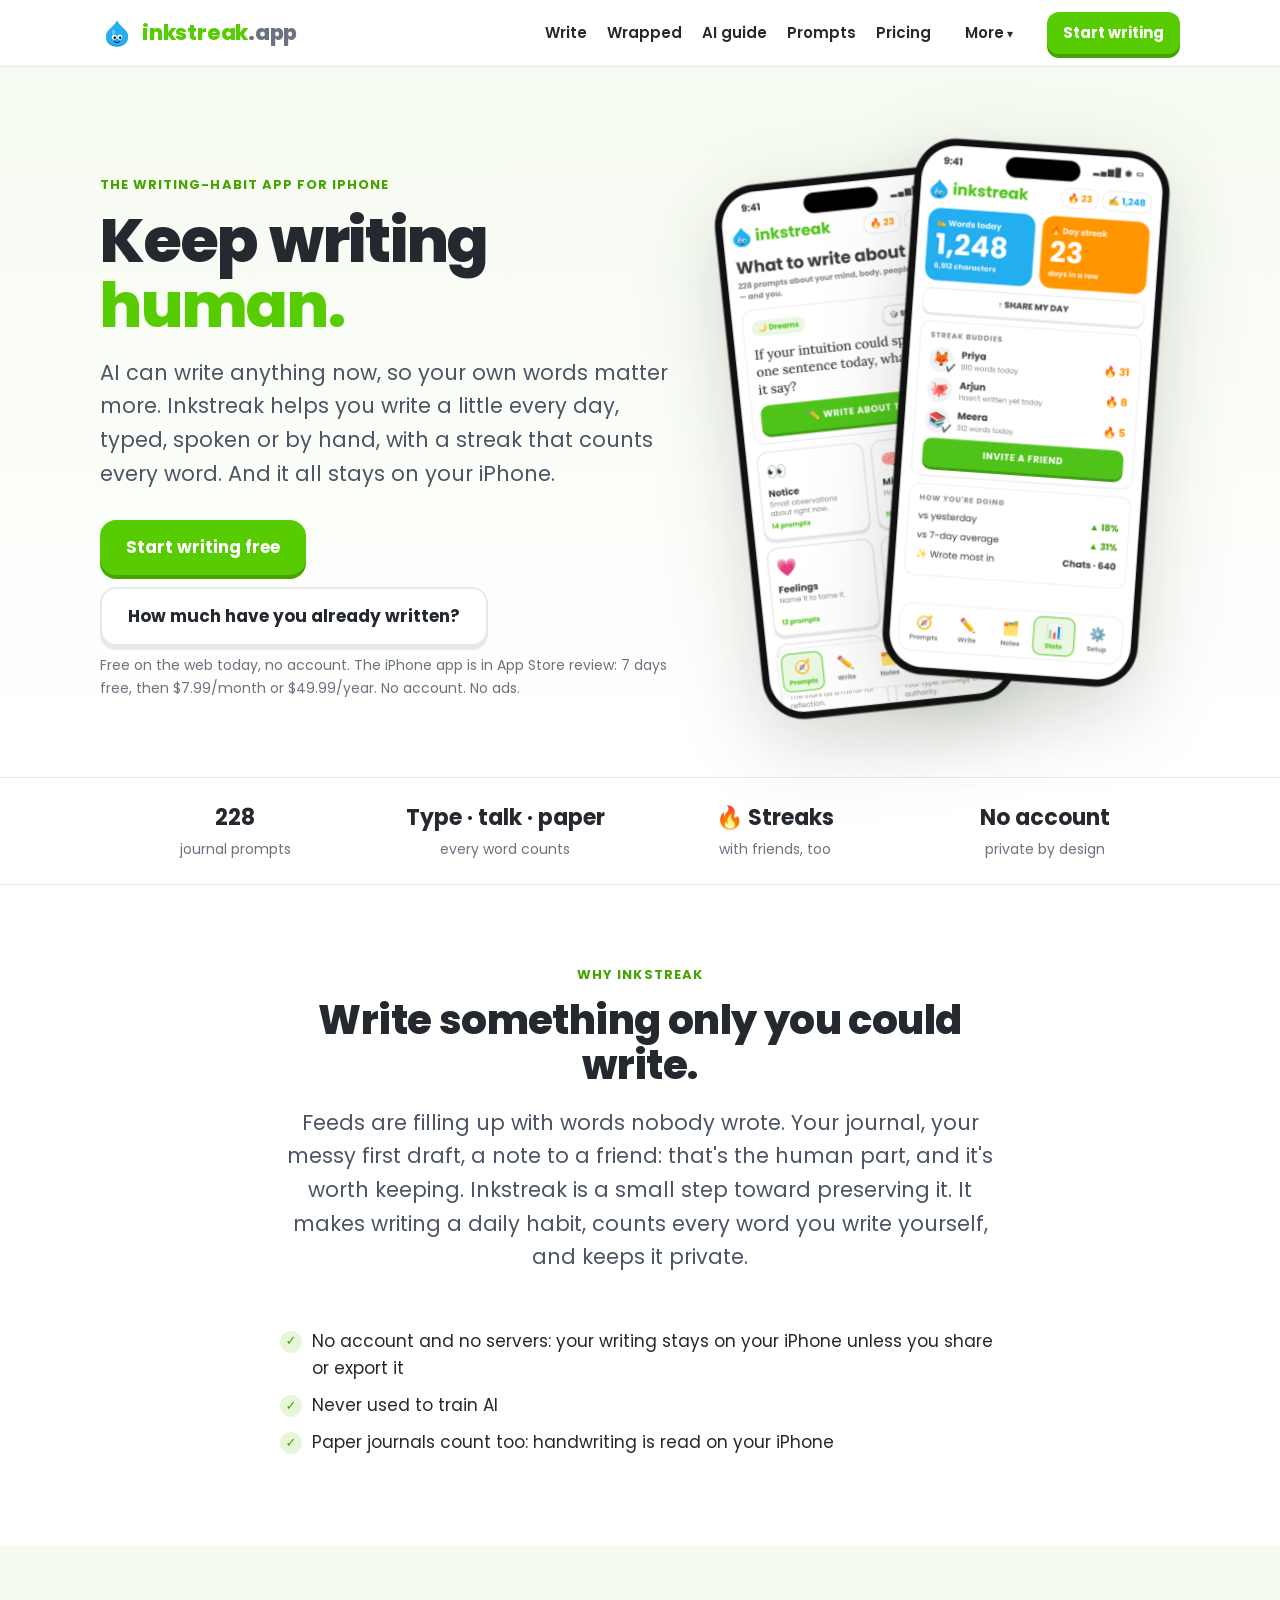
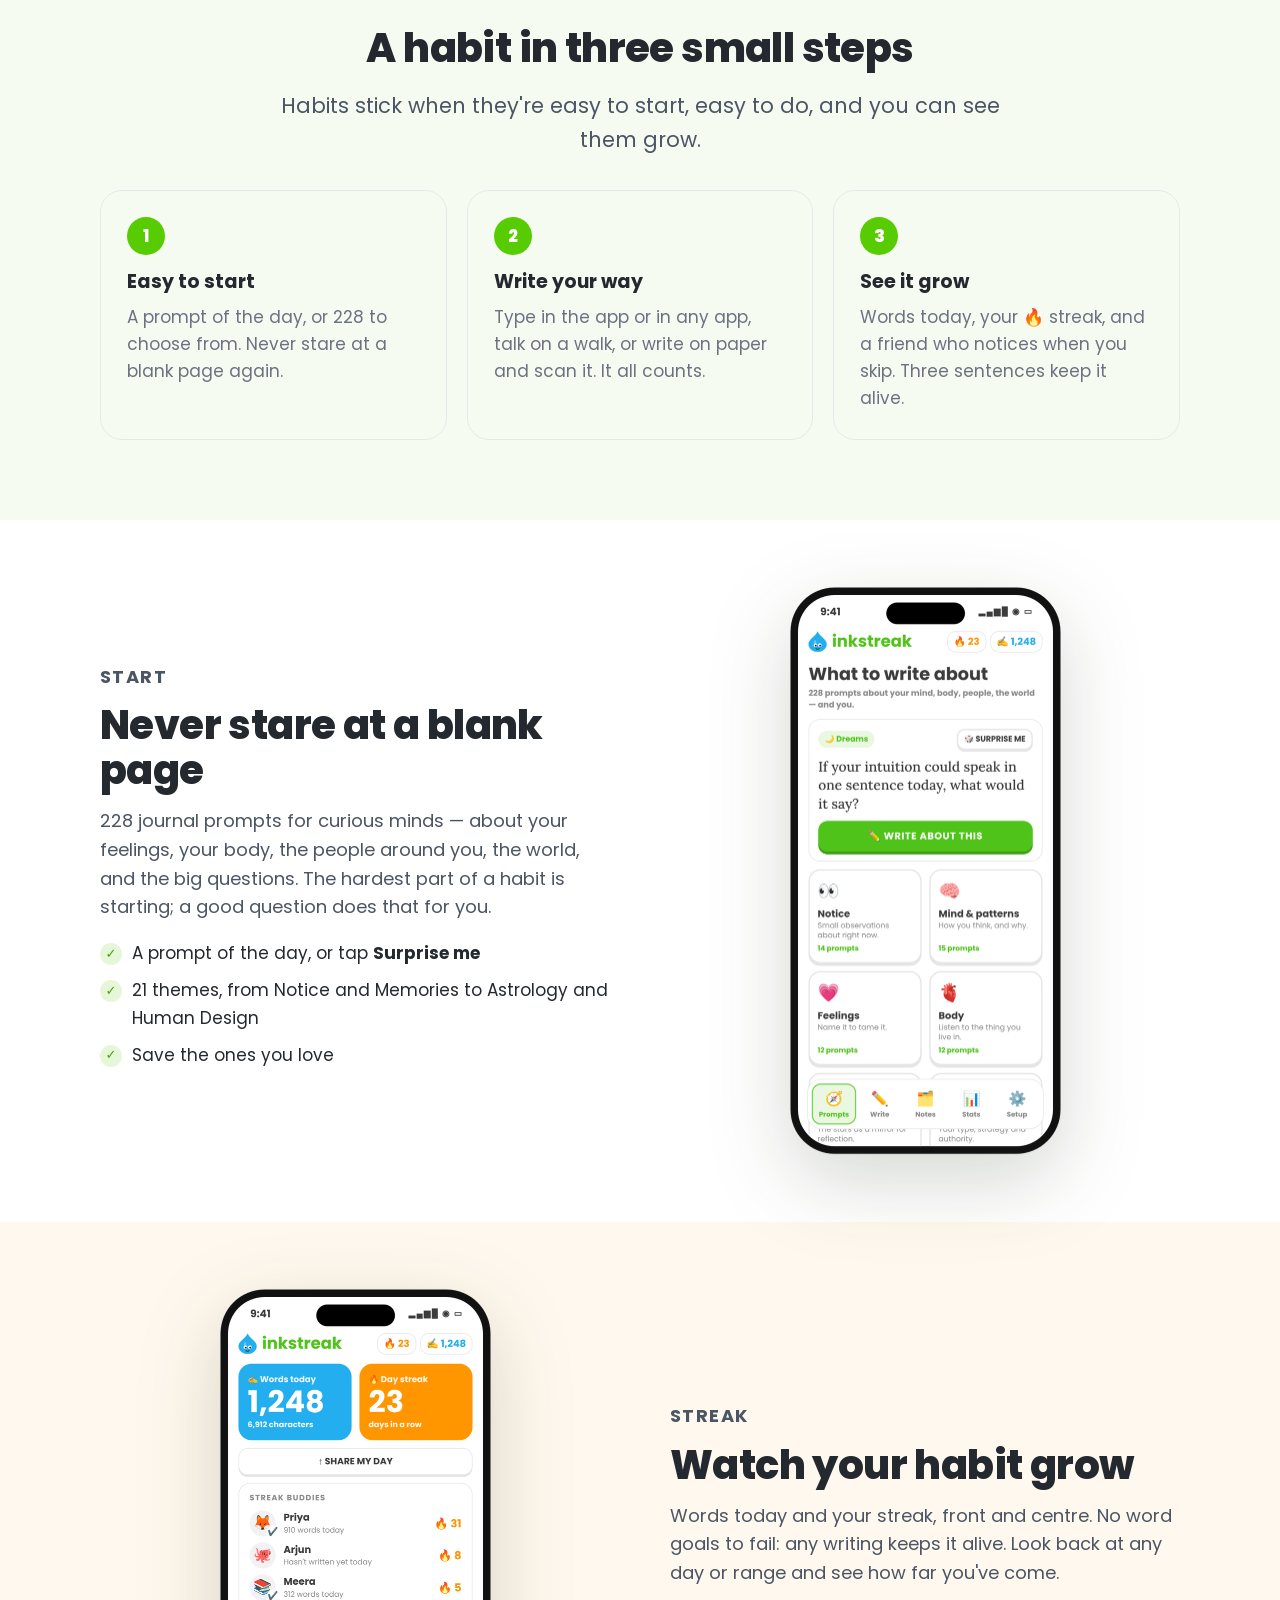
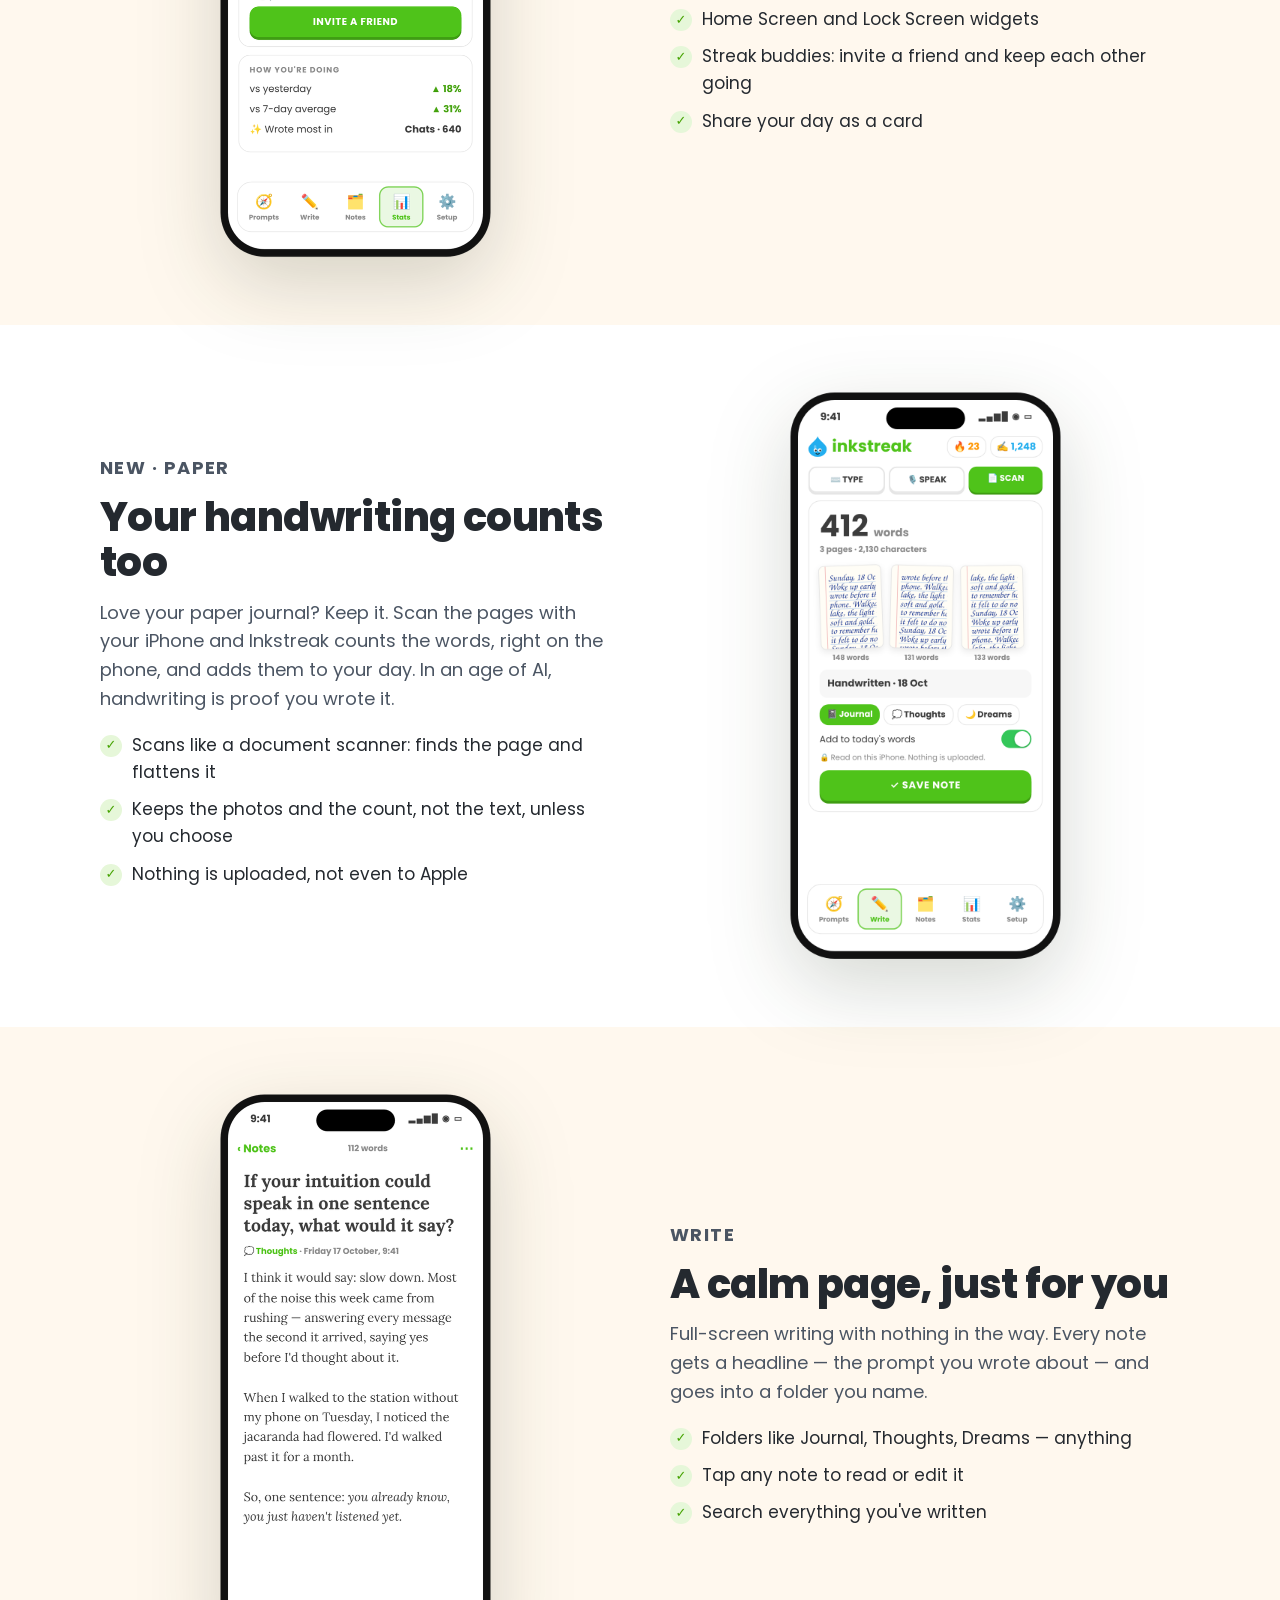
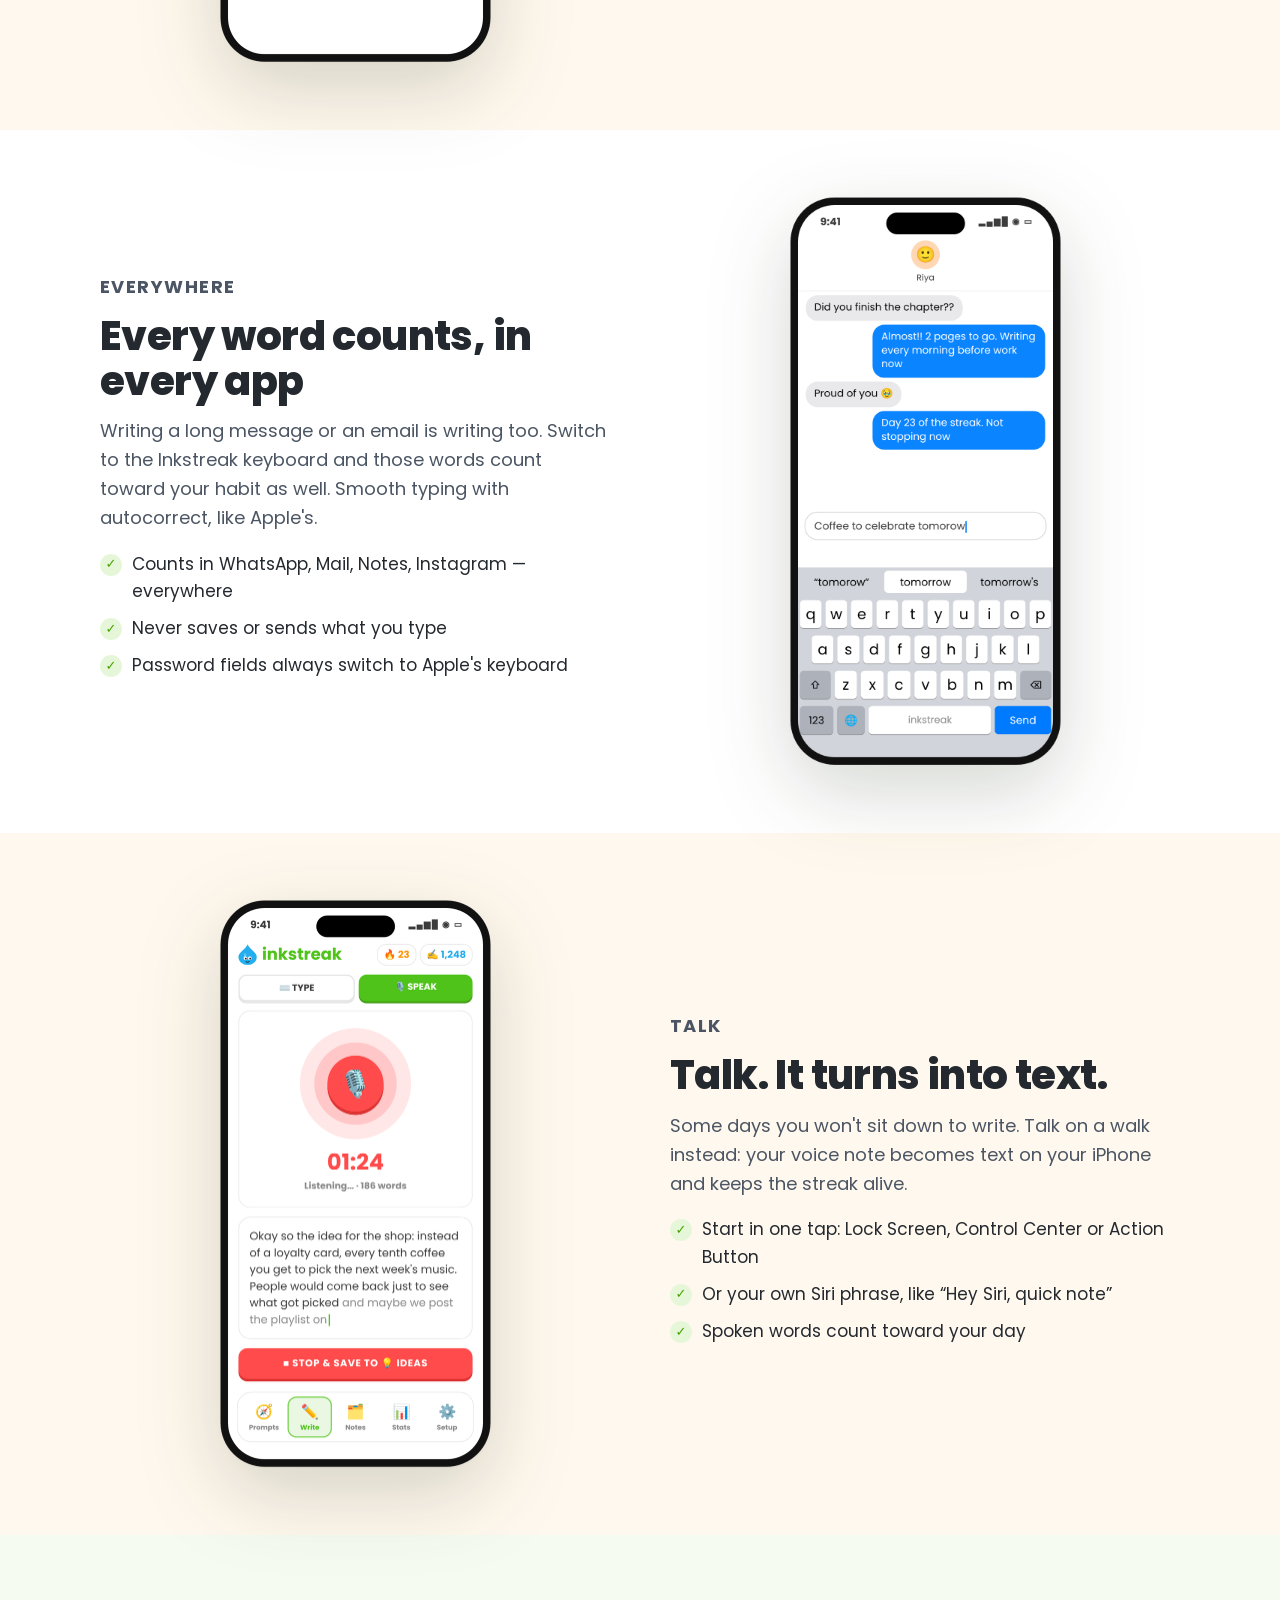
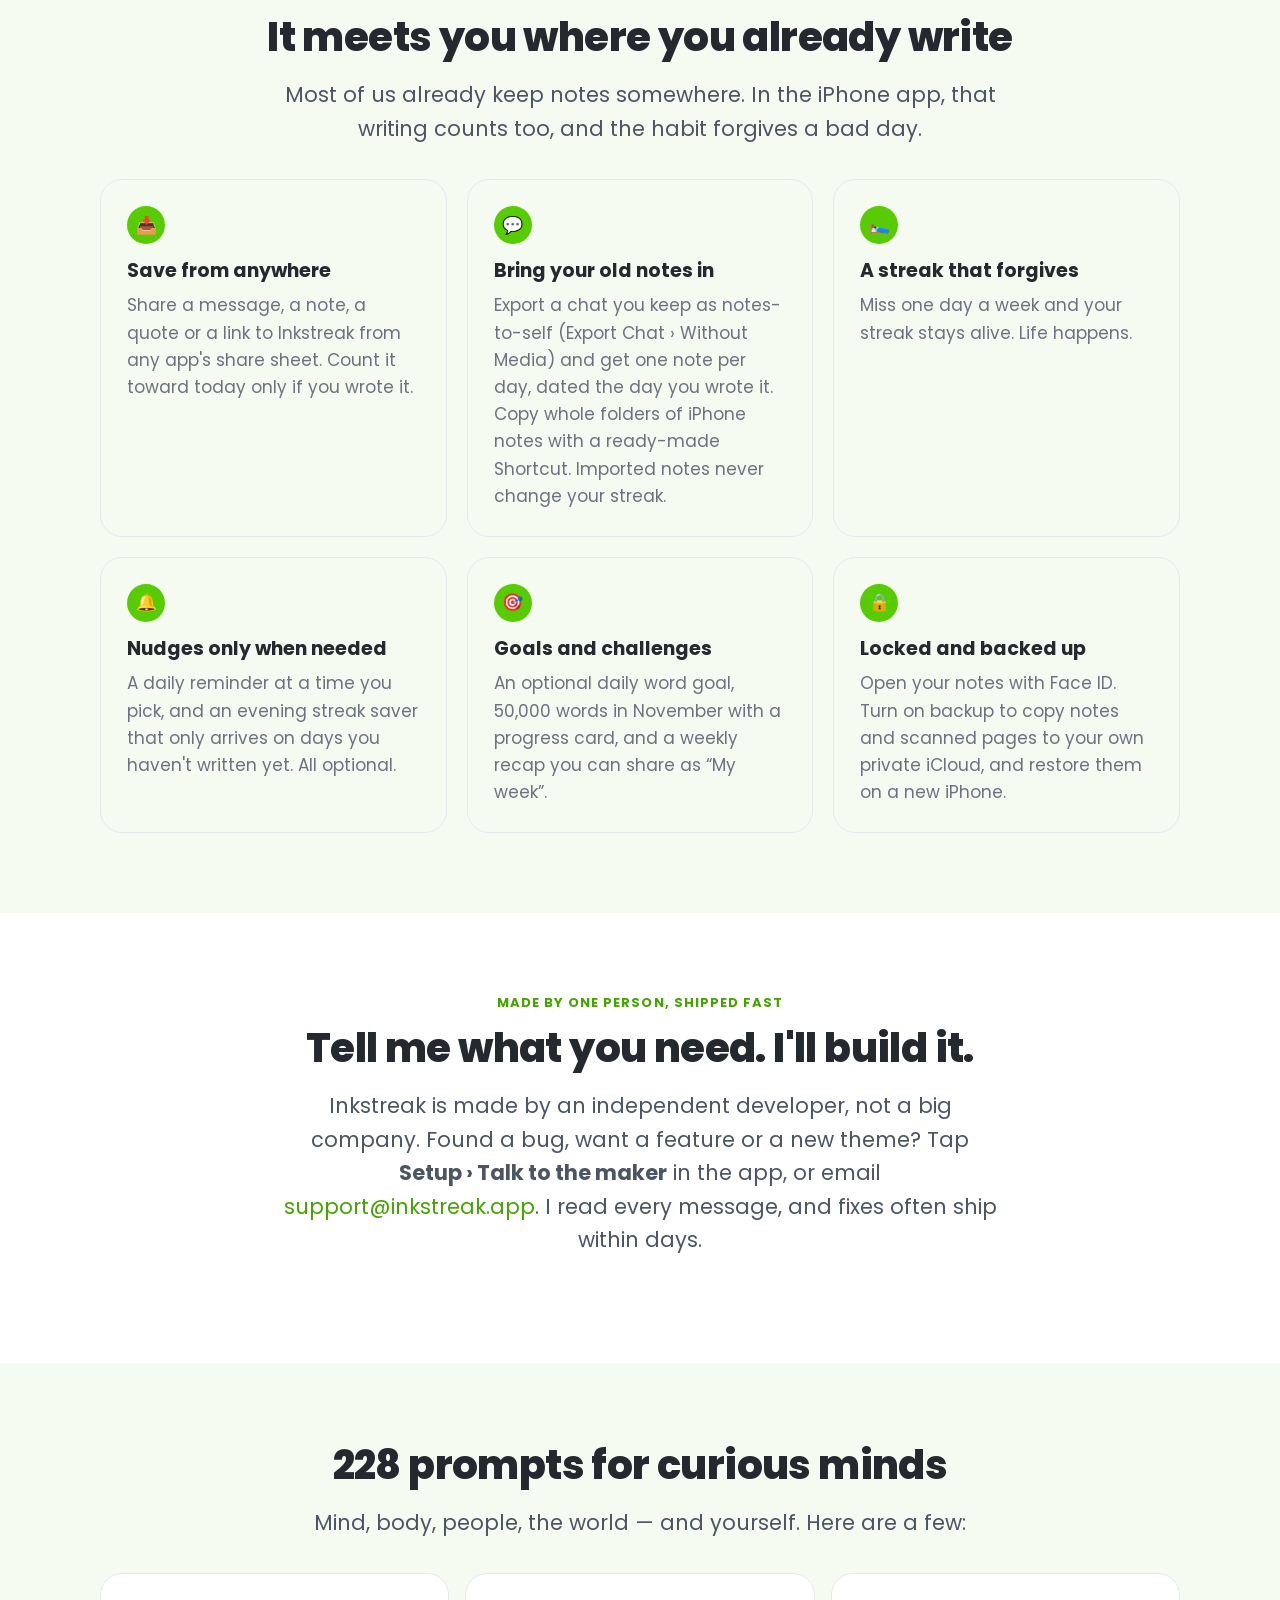
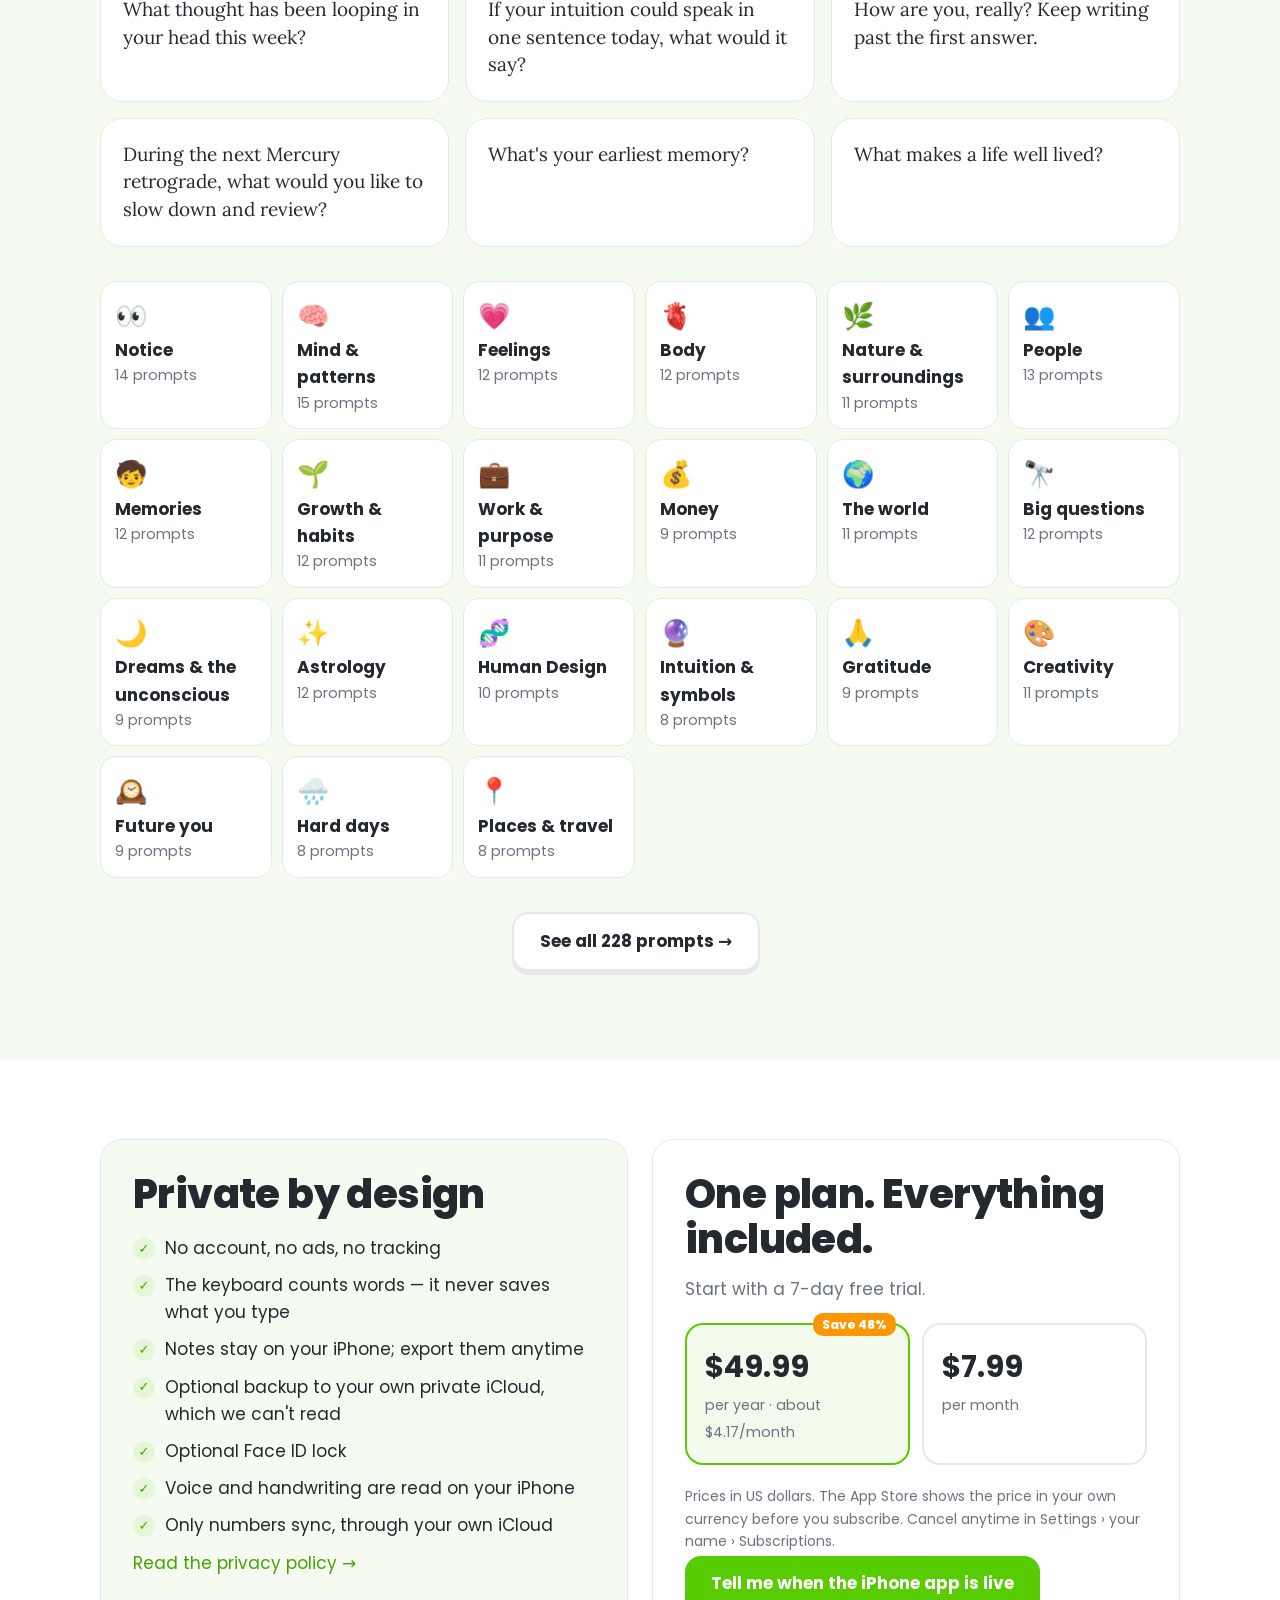
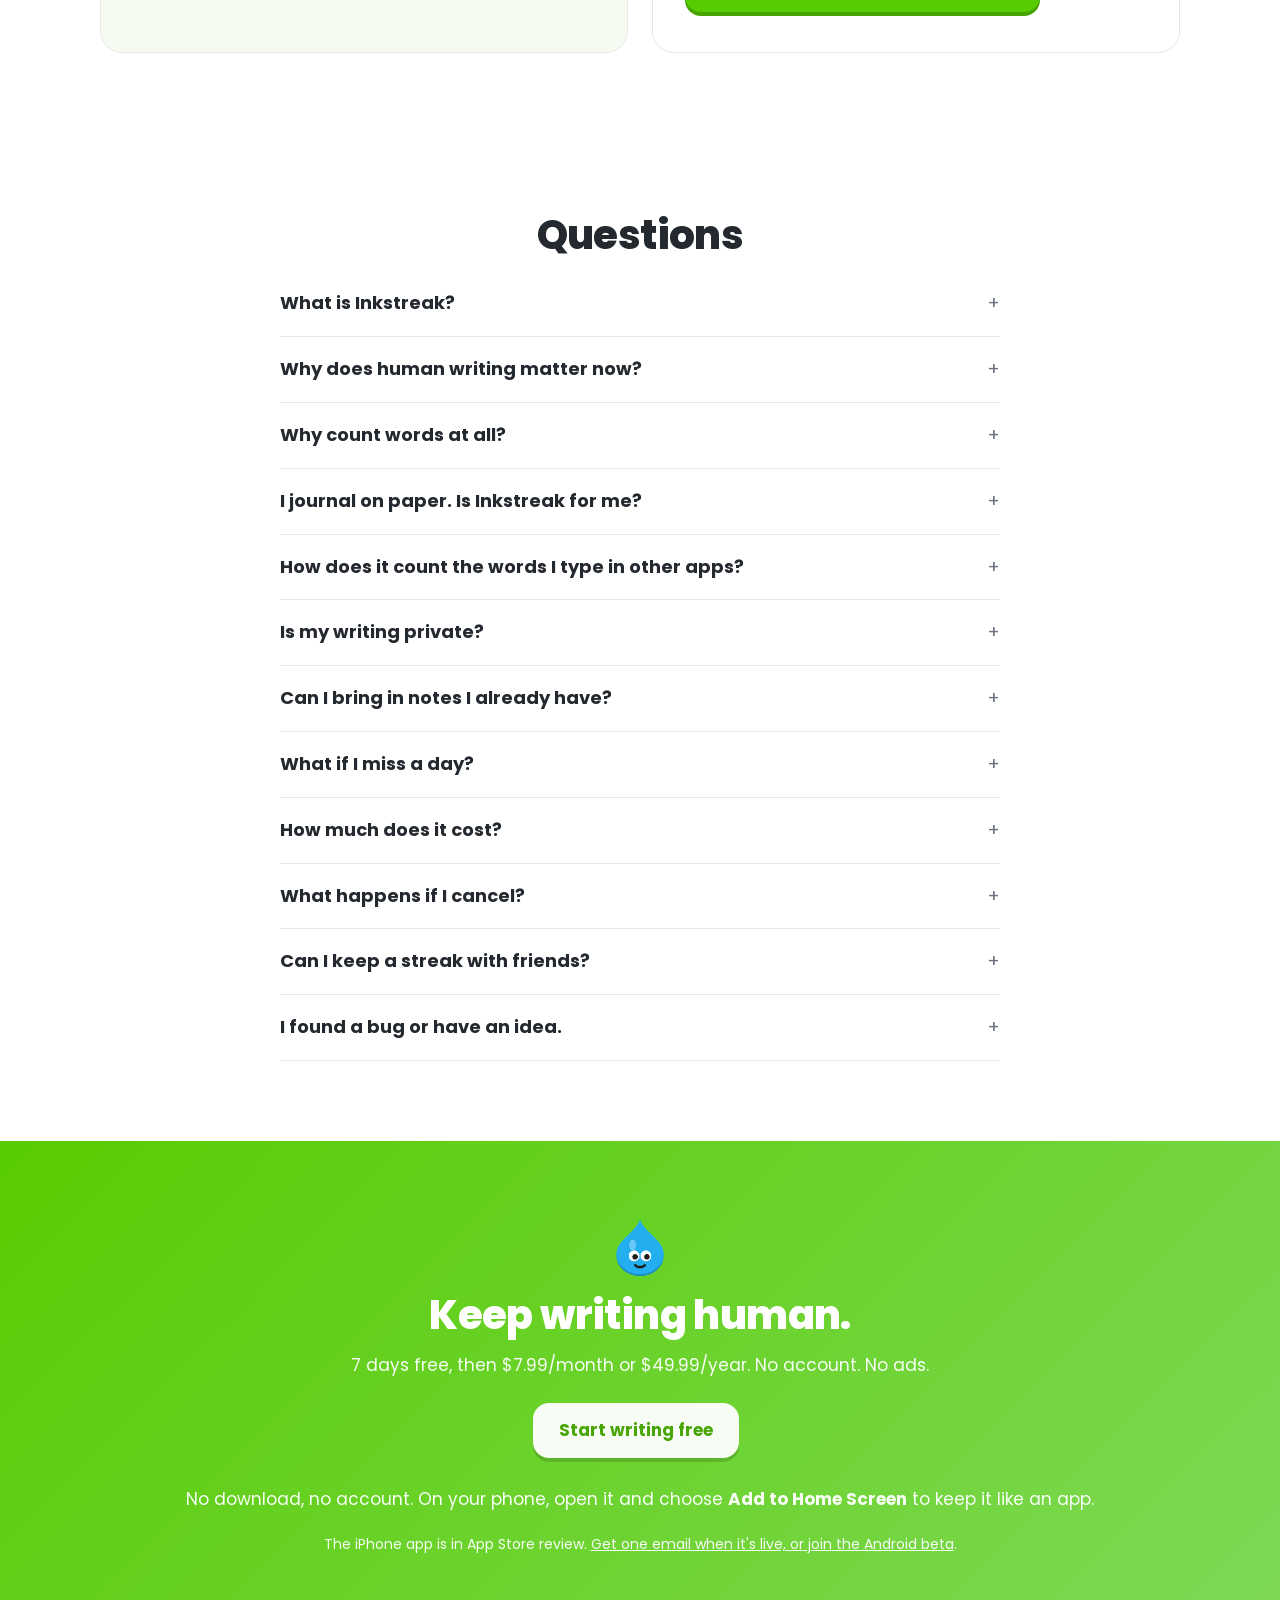
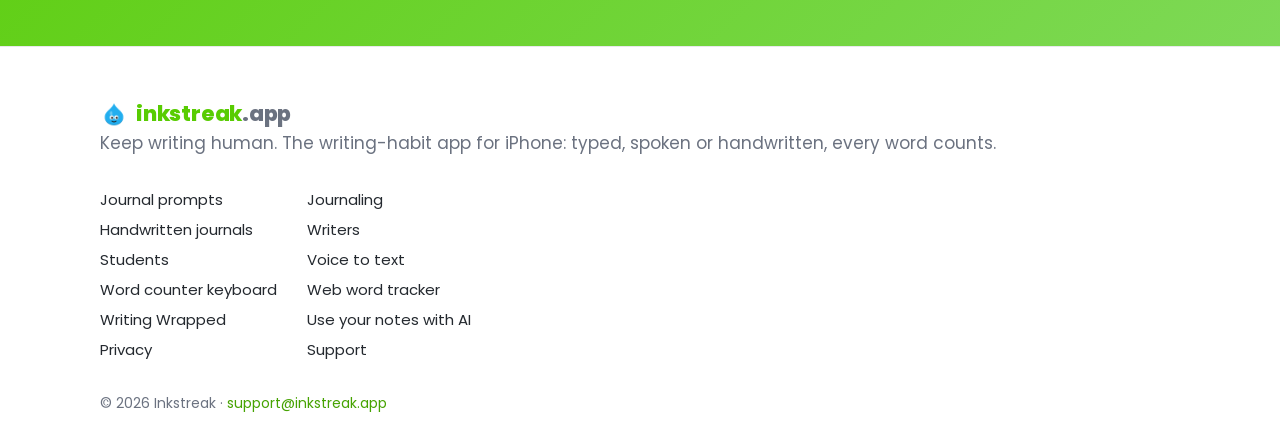
<file: index.html>
<!doctype html>
<html lang="en">
<head>
<meta charset="utf-8">
<meta name="viewport" content="width=device-width, initial-scale=1">
<title>Inkstreak — Keep Writing Human | Daily Writing Habit &amp; Journal Prompts for iPhone</title>
<meta name="description" content="AI can write anything, so your own words matter more. Build a daily writing habit with 228 journal prompts and a streak that counts every word you type, speak or write by hand. Private, on your iPhone. 7 days free.">
<link rel="canonical" href="https://inkstreak.app/">
<meta name="theme-color" content="#58CC02">
<meta property="og:type" content="website"><meta property="og:site_name" content="Inkstreak">
<meta property="og:title" content="Inkstreak — Keep Writing Human | Daily Writing Habit &amp; Journal Prompts for iPhone"><meta property="og:description" content="AI can write anything, so your own words matter more. Build a daily writing habit with 228 journal prompts and a streak that counts every word you type, speak or write by hand. Private, on your iPhone. 7 days free.">
<meta property="og:url" content="https://inkstreak.app/"><meta property="og:image" content="https://inkstreak.app/img/og.png">
<meta name="twitter:card" content="summary_large_image"><meta name="twitter:title" content="Inkstreak — Keep Writing Human | Daily Writing Habit &amp; Journal Prompts for iPhone">
<meta name="twitter:description" content="AI can write anything, so your own words matter more. Build a daily writing habit with 228 journal prompts and a streak that counts every word you type, speak or write by hand. Private, on your iPhone. 7 days free."><meta name="twitter:image" content="https://inkstreak.app/img/og.png">

<link rel="icon" type="image/png" href="favicon.png"><link rel="apple-touch-icon" href="apple-touch-icon.png">
<link rel="preconnect" href="https://fonts.googleapis.com"><link rel="preconnect" href="https://fonts.gstatic.com" crossorigin>
<link href="https://fonts.googleapis.com/css2?family=Poppins:wght@400;500;600;700;800&family=Lora:ital,wght@0,500;1,500&display=swap" rel="stylesheet">
<link rel="stylesheet" href="style.css">
<script type="application/ld+json">{"@context": "https://schema.org", "@type": "SoftwareApplication", "name": "Inkstreak: Word Count Tracker", "alternateName": "Inkstreak", "operatingSystem": "iOS 18 or later", "applicationCategory": "ProductivityApplication", "description": "Keep writing human. Build a daily writing habit with journal prompts, voice notes, handwritten-journal scanning and a streak that counts every word you write. Private, on your iPhone.", "url": "https://inkstreak.app/", "image": "https://inkstreak.app/img/icon-512.png", "offers": [{"@type": "Offer", "name": "Inkstreak Plus monthly (7-day free trial)", "price": "7.99", "priceCurrency": "USD"}, {"@type": "Offer", "name": "Inkstreak Plus yearly (7-day free trial)", "price": "49.99", "priceCurrency": "USD"}]}</script>
<script type="application/ld+json">{"@context": "https://schema.org", "@type": "FAQPage", "mainEntity": [{"@type": "Question", "name": "What is Inkstreak?", "acceptedAnswer": {"@type": "Answer", "text": "An app that helps you build a daily writing habit. It gives you something to write about (228 journal prompts) and lets you write your way: type in the app or in any app with the Inkstreak keyboard, talk and it becomes text, or write on paper and scan the pages. Every word counts toward your daily streak, so a little writing every day becomes a habit that sticks."}}, {"@type": "Question", "name": "Why does human writing matter now?", "acceptedAnswer": {"@type": "Answer", "text": "Because so much text is now written by AI. Your own words, in a journal, a draft or a message, carry your thinking in a way generated text can't. Writing every day keeps that skill and that voice yours. Inkstreak keeps your writing on your iPhone and never uses it to train AI."}}, {"@type": "Question", "name": "Why count words at all?", "acceptedAnswer": {"@type": "Answer", "text": "Because what gets counted gets done. Seeing today's words and an unbroken streak is a small, honest reward that brings you back tomorrow. There's no word goal you have to hit: any writing on a day keeps the streak alive."}}, {"@type": "Question", "name": "I journal on paper. Is Inkstreak for me?", "acceptedAnswer": {"@type": "Answer", "text": "Yes. Scan your pages with your iPhone and Inkstreak counts the words on the phone itself, then adds them to your day. It keeps the photos and the count, not the text, unless you choose to. Nothing is uploaded."}}, {"@type": "Question", "name": "How does it count the words I type in other apps?", "acceptedAnswer": {"@type": "Answer", "text": "Switch to the Inkstreak keyboard (tap 🌐) and write anywhere: WhatsApp, Mail, Notes, Instagram. It looks like Apple's keyboard and adds up how many words you type. It never saves, reads back or sends your text, and password fields always use Apple's keyboard."}}, {"@type": "Question", "name": "Is my writing private?", "acceptedAnswer": {"@type": "Answer", "text": "Yes. There's no account and no server. Notes and scanned pages stay on your iPhone; only daily word counts sync between your devices through your own iCloud. Voice notes and handwriting are read on your iPhone."}}, {"@type": "Question", "name": "How much does it cost?", "acceptedAnswer": {"@type": "Answer", "text": "Everything starts with a 7-day free trial. After that it's $7.99 a month or $49.99 a year. Prices differ by country, and the App Store always shows yours before you subscribe. Cancel anytime in Settings › your name › Subscriptions before the trial ends and you pay nothing."}}, {"@type": "Question", "name": "What happens if I cancel?", "acceptedAnswer": {"@type": "Answer", "text": "The keyboard keeps working as a normal keyboard, but counting pauses. Your notes stay yours — you can still open, copy and export them."}}, {"@type": "Question", "name": "Can I keep a streak with friends?", "acceptedAnswer": {"@type": "Answer", "text": "Yes. Invite friends with a link from the Stats tab. You'll see each other's streak and words today — never your notes. It works through iCloud, so nobody needs an account."}}, {"@type": "Question", "name": "I found a bug or have an idea.", "acceptedAnswer": {"@type": "Answer", "text": "Please tell me! In the app, go to Setup › Talk to the maker, or email support@inkstreak.app. Inkstreak is made by one person, and fixes and ideas often ship within days."}}]}</script>
<script defer src="https://cloud.umami.is/script.js" data-website-id="fe1f036c-1ed7-4bc9-9ce5-910496a35b1e"></script>
</head>
<body>
<header class="top"><div class="wrap top-row">
  <a class="brand" href="./"><img src="inky.png" alt="" width="34" height="34"><span>inkstreak<i>.app</i></span></a>
  <nav aria-label="Main" class="main-nav"><a href="write/">Write</a><a href="wrapped/">Wrapped</a><a href="guide/">AI guide</a><a href="journal-prompts.html">Prompts</a><a href="index.html#pricing">Pricing</a></nav>
  <details class="menu"><summary aria-label="Menu"><span class="menu-more">More</span><span class="menu-burger" aria-hidden="true">☰</span></summary>
    <div class="menu-panel">
      <div><p class="menu-h">Free on the web</p><a href="write/">Write and track words</a><a href="write/#paper">Count a paper page</a><a href="write/#story">My Story, year by year</a><a href="wrapped/">Writing Wrapped</a><a href="guide/">Use your notes with AI</a></div>
      <div><p class="menu-h">The app</p><a href="index.html#features">How it works</a><a href="index.html#pricing">Pricing</a><a href="write/#get-app">iPhone and Android</a><a href="support.html">Help</a><a href="privacy.html">Privacy</a></div>
      <div><p class="menu-h">Guides</p><a href="journal-prompts.html">228 journal prompts</a><a href="journaling.html">Journaling</a><a href="handwritten-journal.html">Handwritten journals</a><a href="writers.html">For writers</a><a href="students.html">For students</a><a href="voice-to-text.html">Voice to text</a><a href="typing-stats.html">Word counter keyboard</a></div>
    </div>
  </details>
  <a class="btn small top-cta" href="write/">Start writing</a>
</div></header>
<main>

<section class="hero"><div class="wrap hero-grid">
  <div>
    <p class="kicker">The writing-habit app for iPhone</p>
    <h1>Keep writing <span class="hl">human.</span></h1>
    <p class="lead">AI can write anything now, so your own words matter more. Inkstreak helps you write a little every day, typed, spoken or by hand, with a streak that counts every word. And it all stays on your iPhone.</p>
    <a class="btn" href="write/">Start writing free</a><a class="btn ghost" href="wrapped/">How much have you already written?</a>
    <p class="muted small">Free on the web today, no account. The iPhone app is in App Store review: 7 days free, then <span data-inr="₹99">$7.99</span>/month or <span data-inr="₹999">$49.99</span>/year. No account. No ads.</p>
  </div>
  <div class="hero-phones"><img class="phone back" src="screen-prompts.png" alt="Inkstreak Prompts screen with a prompt of the day" width="285" height="582" loading="lazy"><img class="phone front" src="screen-stats.png" alt="Inkstreak Stats screen showing 1,248 words today and a 23-day streak" width="285" height="582" loading="lazy"></div>
</div></section>

<section class="strip"><div class="wrap strip-row">
  <div><b>228</b><span>journal prompts</span></div>
  <div><b>Type · talk · paper</b><span>every word counts</span></div>
  <div><b>🔥 Streaks</b><span>with friends, too</span></div>
  <div><b>No account</b><span>private by design</span></div>
</div></section>

<section class="section"><div class="wrap narrow center">
  <p class="kicker">Why Inkstreak</p>
  <h2>Write something only you could write.</h2>
  <p class="lead">Feeds are filling up with words nobody wrote. Your journal, your messy first draft, a note to a friend: that's the human part, and it's worth keeping. Inkstreak is a small step toward preserving it. It makes writing a daily habit, counts every word you write yourself, and keeps it private.</p>
  <ul class="ticks" style="display:inline-block;text-align:left">
    <li>No account and no servers: your writing stays on your iPhone unless you share or export it</li>
    <li>Never used to train AI</li>
    <li>Paper journals count too: handwriting is read on your iPhone</li>
  </ul>
</div></section>

<section class="section tint" id="how"><div class="wrap">
  <h2 class="center">A habit in three small steps</h2>
  <p class="center lead narrow">Habits stick when they're easy to start, easy to do, and you can see them grow.</p>
  <div class="steps">
    <div class="step"><span>1</span><h3>Easy to start</h3><p>A prompt of the day, or 228 to choose from. Never stare at a blank page again.</p></div>
    <div class="step"><span>2</span><h3>Write your way</h3><p>Type in the app or in any app, talk on a walk, or write on paper and scan it. It all counts.</p></div>
    <div class="step"><span>3</span><h3>See it grow</h3><p>Words today, your 🔥 streak, and a friend who notices when you skip. Three sentences keep it alive.</p></div>
  </div>
</div></section>

<div id="features"></div>
<section class="feature"><div class="wrap feature-grid">
<div class="feature-text"><p class="kicker">Start</p><h2>Never stare at a blank page</h2><p>228 journal prompts for curious minds — about your feelings, your body, the people around you, the world, and the big questions. The hardest part of a habit is starting; a good question does that for you.</p><ul class="ticks"><li>A prompt of the day, or tap <b>Surprise me</b></li><li>21 themes, from Notice and Memories to Astrology and Human Design</li><li>Save the ones you love</li></ul></div>
<div class="feature-img"><img class="phone " src="screen-prompts.png" alt="Prompts screen" width="285" height="582" loading="lazy"></div></div></section>
<section class="feature flip"><div class="wrap feature-grid">
<div class="feature-text"><p class="kicker">Streak</p><h2>Watch your habit grow</h2><p>Words today and your streak, front and centre. No word goals to fail: any writing keeps it alive. Look back at any day or range and see how far you've come.</p><ul class="ticks"><li>Home Screen and Lock Screen widgets</li><li>Streak buddies: invite a friend and keep each other going</li><li>Share your day as a card</li></ul></div>
<div class="feature-img"><img class="phone " src="screen-stats.png" alt="Stats with streak and buddies" width="285" height="582" loading="lazy"></div></div></section>
<section class="feature"><div class="wrap feature-grid">
<div class="feature-text"><p class="kicker">New · Paper</p><h2>Your handwriting counts too</h2><p>Love your paper journal? Keep it. Scan the pages with your iPhone and Inkstreak counts the words, right on the phone, and adds them to your day. In an age of AI, handwriting is proof you wrote it.</p><ul class="ticks"><li>Scans like a document scanner: finds the page and flattens it</li><li>Keeps the photos and the count, not the text, unless you choose</li><li>Nothing is uploaded, not even to Apple</li></ul></div>
<div class="feature-img"><img class="phone " src="screen-scan.png" alt="Scanned handwritten pages with a word count" width="285" height="582" loading="lazy"></div></div></section>
<section class="feature flip"><div class="wrap feature-grid">
<div class="feature-text"><p class="kicker">Write</p><h2>A calm page, just for you</h2><p>Full-screen writing with nothing in the way. Every note gets a headline — the prompt you wrote about — and goes into a folder you name.</p><ul class="ticks"><li>Folders like Journal, Thoughts, Dreams — anything</li><li>Tap any note to read or edit it</li><li>Search everything you've written</li></ul></div>
<div class="feature-img"><img class="phone " src="screen-note.png" alt="A note open in focus mode" width="285" height="582" loading="lazy"></div></div></section>
<section class="feature"><div class="wrap feature-grid">
<div class="feature-text"><p class="kicker">Everywhere</p><h2>Every word counts, in every app</h2><p>Writing a long message or an email is writing too. Switch to the Inkstreak keyboard and those words count toward your habit as well. Smooth typing with autocorrect, like Apple's.</p><ul class="ticks"><li>Counts in WhatsApp, Mail, Notes, Instagram — everywhere</li><li>Never saves or sends what you type</li><li>Password fields always switch to Apple's keyboard</li></ul></div>
<div class="feature-img"><img class="phone " src="screen-keyboard.png" alt="The Inkstreak keyboard with autocorrect" width="285" height="582" loading="lazy"></div></div></section>
<section class="feature flip"><div class="wrap feature-grid">
<div class="feature-text"><p class="kicker">Talk</p><h2>Talk. It turns into text.</h2><p>Some days you won't sit down to write. Talk on a walk instead: your voice note becomes text on your iPhone and keeps the streak alive.</p><ul class="ticks"><li>Start in one tap: Lock Screen, Control Center or Action Button</li><li>Or your own Siri phrase, like “Hey Siri, quick note”</li><li>Spoken words count toward your day</li></ul></div>
<div class="feature-img"><img class="phone " src="screen-voice.png" alt="Recording a voice note" width="285" height="582" loading="lazy"></div></div></section>

<section class="section tint" id="new"><div class="wrap">
  <h2 class="center">It meets you where you already write</h2>
  <p class="center lead narrow">Most of us already keep notes somewhere. In the iPhone app, that writing counts too, and the habit forgives a bad day.</p>
  <div class="steps">
    <div class="step"><span>📥</span><h3>Save from anywhere</h3><p>Share a message, a note, a quote or a link to Inkstreak from any app's share sheet. Count it toward today only if you wrote it.</p></div>
    <div class="step"><span>💬</span><h3>Bring your old notes in</h3><p>Export a chat you keep as notes-to-self (Export Chat › Without Media) and get one note per day, dated the day you wrote it. Copy whole folders of iPhone notes with a ready-made Shortcut. Imported notes never change your streak.</p></div>
    <div class="step"><span>🛌</span><h3>A streak that forgives</h3><p>Miss one day a week and your streak stays alive. Life happens.</p></div>
    <div class="step"><span>🔔</span><h3>Nudges only when needed</h3><p>A daily reminder at a time you pick, and an evening streak saver that only arrives on days you haven't written yet. All optional.</p></div>
    <div class="step"><span>🎯</span><h3>Goals and challenges</h3><p>An optional daily word goal, 50,000 words in November with a progress card, and a weekly recap you can share as “My week”.</p></div>
    <div class="step"><span>🔒</span><h3>Locked and backed up</h3><p>Open your notes with Face ID. Turn on backup to copy notes and scanned pages to your own private iCloud, and restore them on a new iPhone.</p></div>
  </div>
</div></section>

<section class="section"><div class="wrap narrow center">
  <p class="kicker">Made by one person, shipped fast</p>
  <h2>Tell me what you need. I'll build it.</h2>
  <p class="lead">Inkstreak is made by an independent developer, not a big company. Found a bug, want a feature or a new theme? Tap <b>Setup › Talk to the maker</b> in the app, or email <a href="mailto:support@inkstreak.app">support@inkstreak.app</a>. I read every message, and fixes often ship within days.</p>
</div></section>

<section class="section tint" id="prompts"><div class="wrap">
  <h2 class="center">228 prompts for curious minds</h2>
  <p class="center lead narrow">Mind, body, people, the world — and yourself. Here are a few:</p>
  <div class="pq-grid"><blockquote class="pq">What thought has been looping in your head this week?</blockquote><blockquote class="pq">If your intuition could speak in one sentence today, what would it say?</blockquote><blockquote class="pq">How are you, really? Keep writing past the first answer.</blockquote><blockquote class="pq">During the next Mercury retrograde, what would you like to slow down and review?</blockquote><blockquote class="pq">What&#x27;s your earliest memory?</blockquote><blockquote class="pq">What makes a life well lived?</blockquote></div>
  <div class="ptiles"><a class="ptile" href="journal-prompts.html#notice"><span class="pemoji">👀</span><b>Notice</b><small>14 prompts</small></a><a class="ptile" href="journal-prompts.html#mind"><span class="pemoji">🧠</span><b>Mind &amp; patterns</b><small>15 prompts</small></a><a class="ptile" href="journal-prompts.html#feelings"><span class="pemoji">💗</span><b>Feelings</b><small>12 prompts</small></a><a class="ptile" href="journal-prompts.html#body"><span class="pemoji">🫀</span><b>Body</b><small>12 prompts</small></a><a class="ptile" href="journal-prompts.html#nature"><span class="pemoji">🌿</span><b>Nature &amp; surroundings</b><small>11 prompts</small></a><a class="ptile" href="journal-prompts.html#people"><span class="pemoji">👥</span><b>People</b><small>13 prompts</small></a><a class="ptile" href="journal-prompts.html#memory"><span class="pemoji">🧒</span><b>Memories</b><small>12 prompts</small></a><a class="ptile" href="journal-prompts.html#growth"><span class="pemoji">🌱</span><b>Growth &amp; habits</b><small>12 prompts</small></a><a class="ptile" href="journal-prompts.html#work"><span class="pemoji">💼</span><b>Work &amp; purpose</b><small>11 prompts</small></a><a class="ptile" href="journal-prompts.html#money"><span class="pemoji">💰</span><b>Money</b><small>9 prompts</small></a><a class="ptile" href="journal-prompts.html#world"><span class="pemoji">🌍</span><b>The world</b><small>11 prompts</small></a><a class="ptile" href="journal-prompts.html#big"><span class="pemoji">🔭</span><b>Big questions</b><small>12 prompts</small></a><a class="ptile" href="journal-prompts.html#dreams"><span class="pemoji">🌙</span><b>Dreams &amp; the unconscious</b><small>9 prompts</small></a><a class="ptile" href="journal-prompts.html#astrology"><span class="pemoji">✨</span><b>Astrology</b><small>12 prompts</small></a><a class="ptile" href="journal-prompts.html#humandesign"><span class="pemoji">🧬</span><b>Human Design</b><small>10 prompts</small></a><a class="ptile" href="journal-prompts.html#symbols"><span class="pemoji">🔮</span><b>Intuition &amp; symbols</b><small>8 prompts</small></a><a class="ptile" href="journal-prompts.html#gratitude"><span class="pemoji">🙏</span><b>Gratitude</b><small>9 prompts</small></a><a class="ptile" href="journal-prompts.html#creative"><span class="pemoji">🎨</span><b>Creativity</b><small>11 prompts</small></a><a class="ptile" href="journal-prompts.html#future"><span class="pemoji">🕰️</span><b>Future you</b><small>9 prompts</small></a><a class="ptile" href="journal-prompts.html#hard"><span class="pemoji">🌧️</span><b>Hard days</b><small>8 prompts</small></a><a class="ptile" href="journal-prompts.html#travel"><span class="pemoji">📍</span><b>Places &amp; travel</b><small>8 prompts</small></a></div>
  <p class="center"><a class="btn ghost" href="journal-prompts.html">See all 228 prompts →</a></p>
</div></section>

<section class="section"><div class="wrap two">
  <div class="privacy-card">
    <h2>Private by design</h2>
    <ul class="ticks">
      <li>No account, no ads, no tracking</li>
      <li>The keyboard counts words — it never saves what you type</li>
      <li>Notes stay on your iPhone; export them anytime</li>
      <li>Optional backup to your own private iCloud, which we can't read</li>
      <li>Optional Face ID lock</li>
      <li>Voice and handwriting are read on your iPhone</li>
      <li>Only numbers sync, through your own iCloud</li>
    </ul>
    <a href="privacy.html">Read the privacy policy →</a>
  </div>
  <div class="price-card" id="pricing">
    <h2>One plan. Everything included.</h2>
    <p class="muted">Start with a 7-day free trial.</p>
    <div class="plans">
      <div class="plan best"><span class="tag">Save <span data-inr="16%">48%</span></span><b><span data-inr="₹999">$49.99</span></b><small>per year · about <span data-inr="₹83">$4.17</span>/month</small></div>
      <div class="plan"><b><span data-inr="₹99">$7.99</span></b><small>per month</small></div>
    </div>
    <p class="muted small"><span data-inr="Prices in Indian rupees, including taxes.">Prices in US dollars. The App Store shows the price in your own currency before you subscribe.</span> Cancel anytime in Settings › your name › Subscriptions.</p>
    <a class="btn" href="write/#get-app">Tell me when the iPhone app is live</a>
  </div>
</div></section>

<section class="section"><div class="wrap narrow"><h2 class="center">Questions</h2><details><summary>What is Inkstreak?</summary><p>An app that helps you build a daily writing habit. It gives you something to write about (228 journal prompts) and lets you write your way: type in the app or in any app with the Inkstreak keyboard, talk and it becomes text, or write on paper and scan the pages. Every word counts toward your daily streak, so a little writing every day becomes a habit that sticks.</p></details><details><summary>Why does human writing matter now?</summary><p>Because so much text is now written by AI. Your own words, in a journal, a draft or a message, carry your thinking in a way generated text can't. Writing every day keeps that skill and that voice yours. Inkstreak keeps your writing on your iPhone and never uses it to train AI.</p></details><details><summary>Why count words at all?</summary><p>Because what gets counted gets done. Seeing today's words and an unbroken streak is a small, honest reward that brings you back tomorrow. There's no word goal you have to hit: any writing on a day keeps the streak alive.</p></details><details><summary>I journal on paper. Is Inkstreak for me?</summary><p>Yes. Scan your pages with your iPhone and Inkstreak counts the words on the phone itself, then adds them to your day. It keeps the photos and the count, not the text, unless you choose to. Nothing is uploaded.</p></details><details><summary>How does it count the words I type in other apps?</summary><p>Switch to the Inkstreak keyboard (tap 🌐) and write anywhere: WhatsApp, Mail, Notes, Instagram. It looks like Apple's keyboard and adds up how many words you type. It never saves, reads back or sends your text, and password fields always use Apple's keyboard.</p></details><details><summary>Is my writing private?</summary><p>Yes. There's no account and no server. Notes and scanned pages stay on your iPhone; only daily word counts sync between your devices through your own iCloud. If you turn on backup, notes and scanned pages are also copied to your own private iCloud, which only you can see. You can lock the app with Face ID. Voice notes and handwriting are read on your iPhone.</p></details><details><summary>Can I bring in notes I already have?</summary><p>Yes. Share anything to Inkstreak from the share sheet, export a chat you use as notes-to-self (one note per day), or copy folders of iPhone notes with a Shortcut. It all happens on your iPhone, and imported notes don't change your streak or today's words.</p></details><details><summary>What if I miss a day?</summary><p>One missed day a week is forgiven as a rest day, as long as you wrote the day before. Two missed days in a row end the streak.</p></details><details><summary>How much does it cost?</summary><p>Everything starts with a 7-day free trial. After that it's <span data-inr="₹99">$7.99</span> a month or <span data-inr="₹999">$49.99</span> a year. <span data-inr=''>Prices differ by country, and the App Store always shows yours before you subscribe. </span>Cancel anytime in Settings › your name › Subscriptions before the trial ends and you pay nothing.</p></details><details><summary>What happens if I cancel?</summary><p>The keyboard keeps working as a normal keyboard, but counting pauses. Your notes stay yours — you can still open, copy and export them.</p></details><details><summary>Can I keep a streak with friends?</summary><p>Yes. Invite friends with a link from the Stats tab. You'll see each other's streak and words today — never your notes. It works through iCloud, so nobody needs an account.</p></details><details><summary>I found a bug or have an idea.</summary><p>Please tell me! In the app, go to Setup › Talk to the maker, or email support@inkstreak.app. Inkstreak is made by one person, and fixes and ideas often ship within days.</p></details></div></section>
<section class="cta-band" id="get"><div class="wrap center">
  <img src="inky.png" alt="" width="72" height="72">
  <h2>Keep writing human.</h2>
  <p>7 days free, then <span data-inr="₹99">$7.99</span>/month or <span data-inr="₹999">$49.99</span>/year. No account. No ads.</p>
  <p><a class="btn" href="write/">Start writing free</a></p>
  <p>No download, no account. On your phone, open it and choose <b>Add to Home Screen</b> to keep it like an app.</p>
  <p class="small">The iPhone app is in App Store review. <a style="color:#fff;text-decoration:underline" href="write/#get-app">Get one email when it's live, or join the Android beta</a>.</p>
</div></section>
</main>
<footer class="foot"><div class="wrap foot-row">
  <div><a class="brand" href="./"><img src="inky.png" alt="" width="28" height="28"><span>inkstreak<i>.app</i></span></a>
  <p class="muted">Keep writing human. The writing-habit app for iPhone: typed, spoken or handwritten, every word counts.</p></div>
  <nav aria-label="Footer">
    <a href="journal-prompts.html">Journal prompts</a><a href="journaling.html">Journaling</a><a href="handwritten-journal.html">Handwritten journals</a><a href="writers.html">Writers</a>
    <a href="students.html">Students</a><a href="voice-to-text.html">Voice to text</a><a href="typing-stats.html">Word counter keyboard</a>
    <a href="write/">Web word tracker</a><a href="wrapped/">Writing Wrapped</a><a href="guide/">Use your notes with AI</a><a href="privacy.html">Privacy</a><a href="support.html">Support</a></nav>
</div><div class="wrap muted small-print">© 2026 Inkstreak · <a href="mailto:support@inkstreak.app">support@inkstreak.app</a></div></footer>
<script>
(function(){try{var tz=Intl.DateTimeFormat().resolvedOptions().timeZone||"";
if(tz==="Asia/Kolkata"||tz==="Asia/Calcutta"){document.querySelectorAll("[data-inr]").forEach(function(el){el.textContent=el.getAttribute("data-inr");});
document.documentElement.classList.add("in");}}catch(e){}})();
</script>
<script id="menu-close">document.querySelectorAll(".menu a").forEach(function(a){a.addEventListener("click",function(){var d=a.closest("details");if(d)d.open=false;});});document.addEventListener("click",function(e){document.querySelectorAll(".menu[open]").forEach(function(d){if(!d.contains(e.target))d.open=false;});});</script>
</body>
</html>
</file>
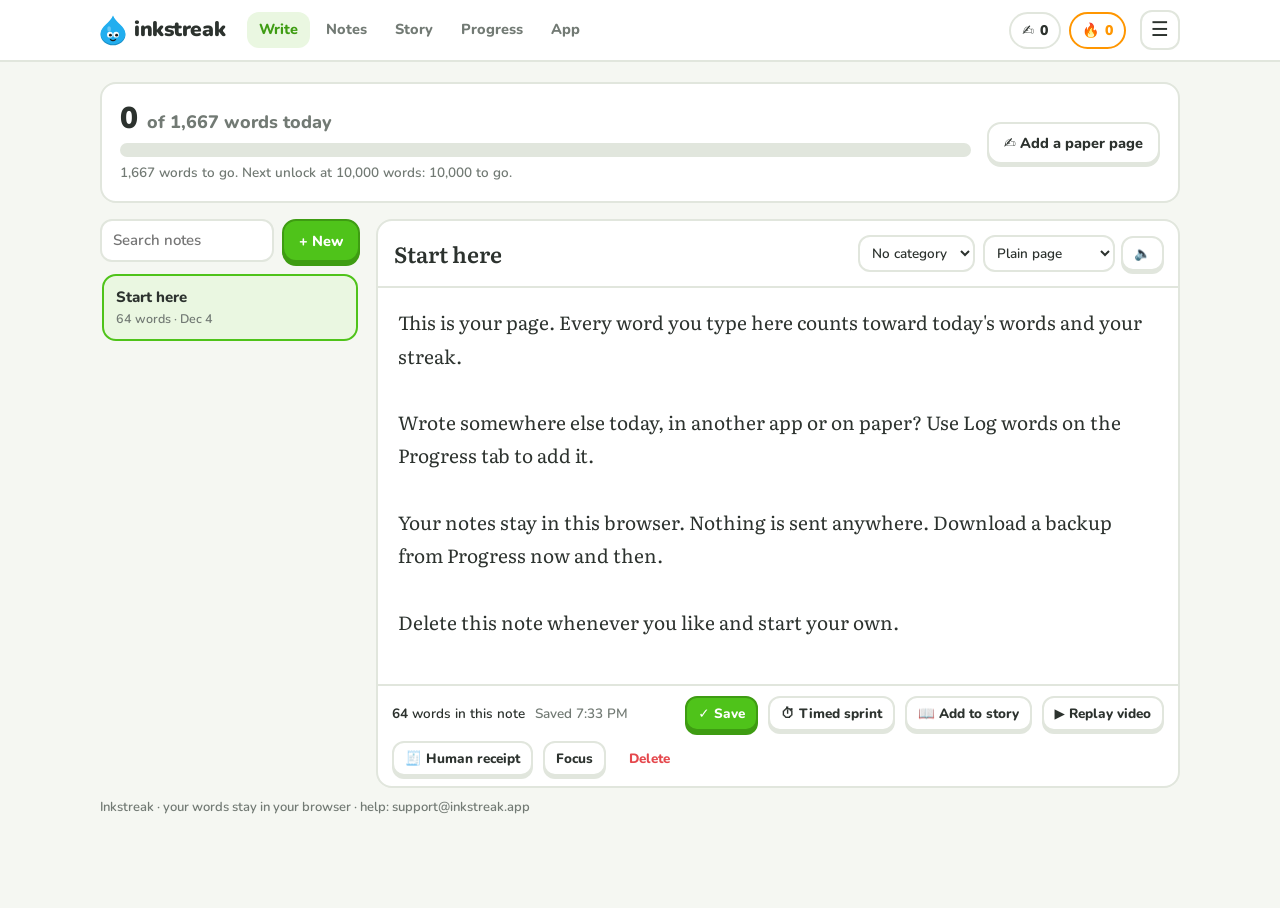
<file: go/index.html>
<!doctype html>
<html lang="en">
<head>
<meta charset="utf-8">
<meta name="viewport" content="width=device-width, initial-scale=1">
<meta name="robots" content="noindex">
<title>Inkstreak</title>
<script>
// Tracked links for posts: inkstreak.app/go/?c=<post id>&to=write|wrapped|guide|home&s=<platform>
// Sends the visitor on with utm_ tags so Umami can show which post brought them.
(function () {
  var q = new URLSearchParams(location.search);
  var pages = { write: "/write/", wrapped: "/wrapped/", guide: "/guide/", home: "/", paper: "/write/#paper", notes: "/write/#notes", app: "/write/#get-app" };
  var dest = pages[(q.get("to") || "write").toLowerCase()] || "/write/";
  var clean = function (v, d) { return (v || d).toLowerCase().replace(/[^a-z0-9_\-]/g, "").slice(0, 40) || d; };
  var ref = document.referrer || "";
  var guess = /instagram/.test(ref) ? "instagram" : /threads/.test(ref) ? "threads" : /youtube|youtu\.be/.test(ref) ? "youtube" : /t\.co|twitter|x\.com/.test(ref) ? "x" : /facebook|fb\./.test(ref) ? "facebook" : /whatsapp/.test(ref) ? "whatsapp" : /linkedin/.test(ref) ? "linkedin" : "link";
  var u = new URL(dest, location.origin);
  u.searchParams.set("utm_source", clean(q.get("s"), guess));
  u.searchParams.set("utm_medium", "social");
  u.searchParams.set("utm_campaign", clean(q.get("c"), "unknown"));
  location.replace(u.pathname + u.search + u.hash);
})();
</script>
<meta http-equiv="refresh" content="1;url=/write/">
</head>
<body style="font-family:system-ui,sans-serif;padding:24px">Opening Inkstreak… <a href="/write/">Tap here if nothing happens</a>.</body>
</html>
</file>
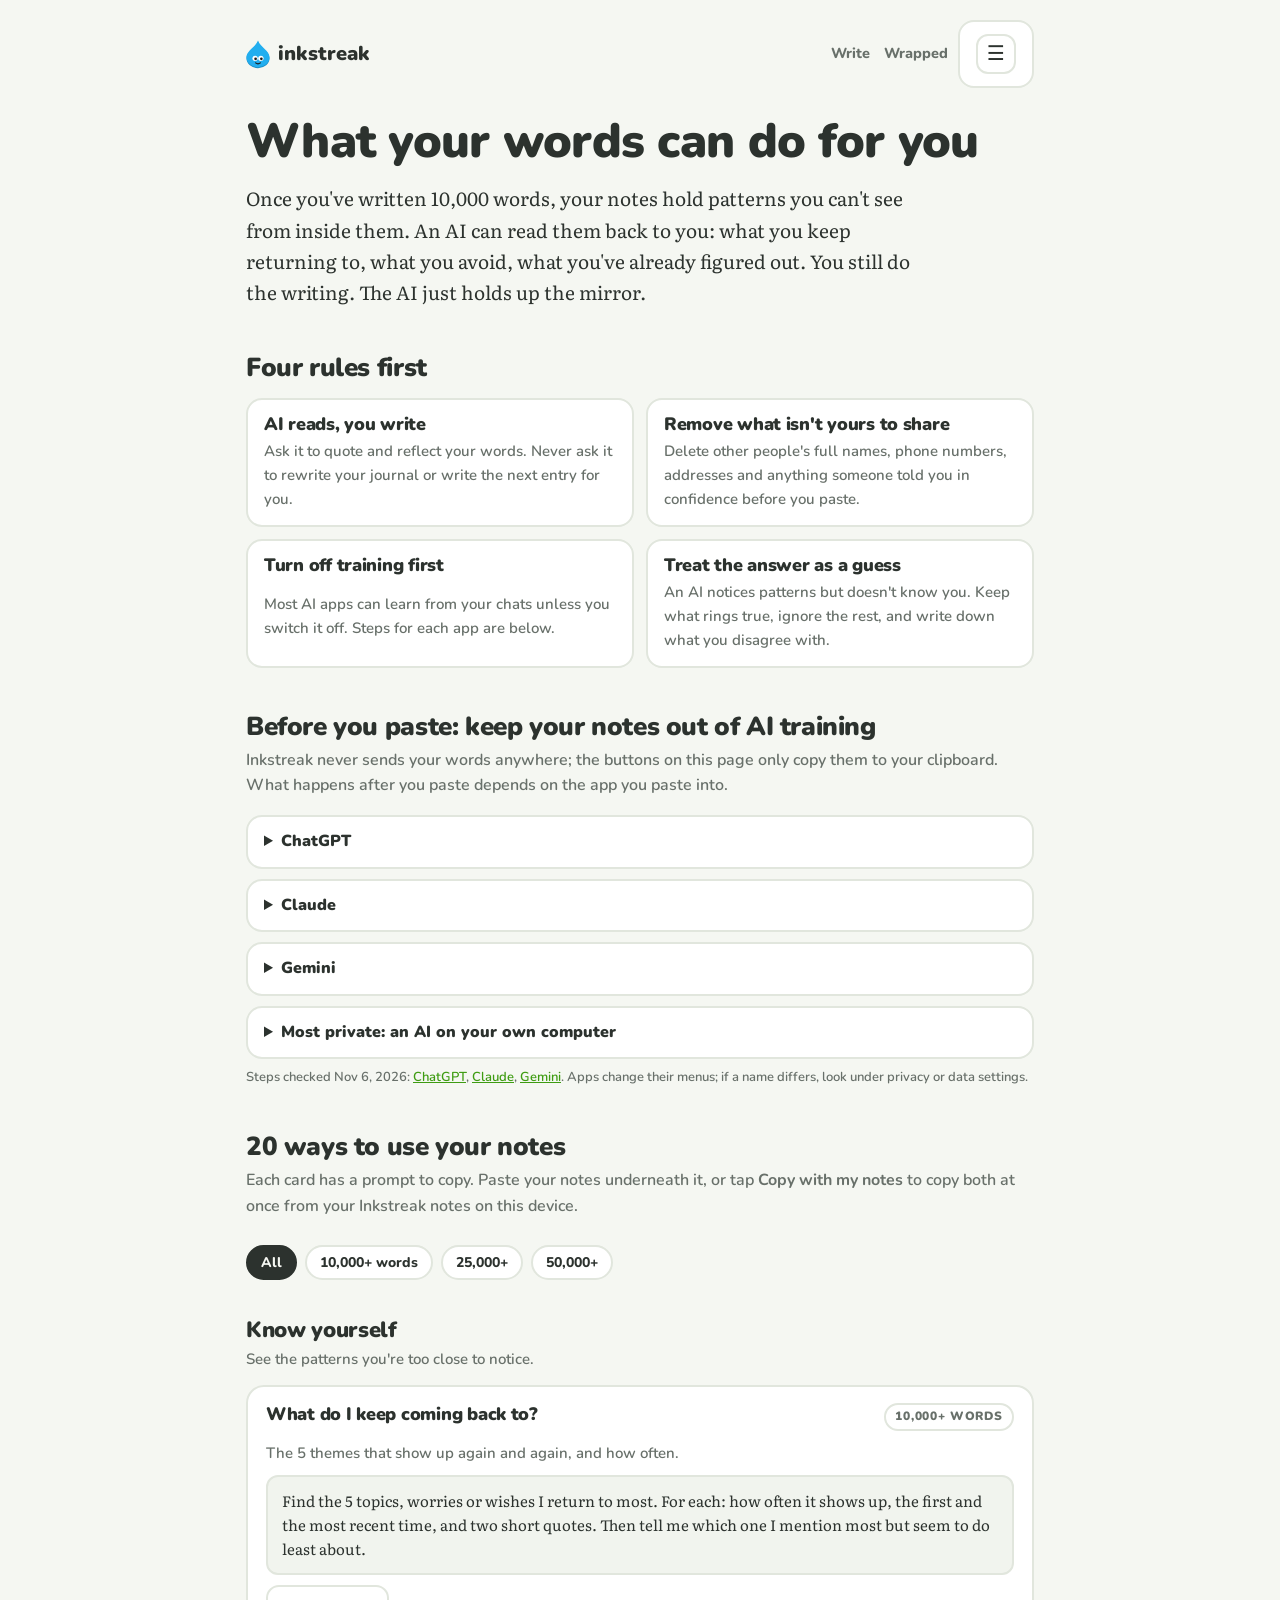
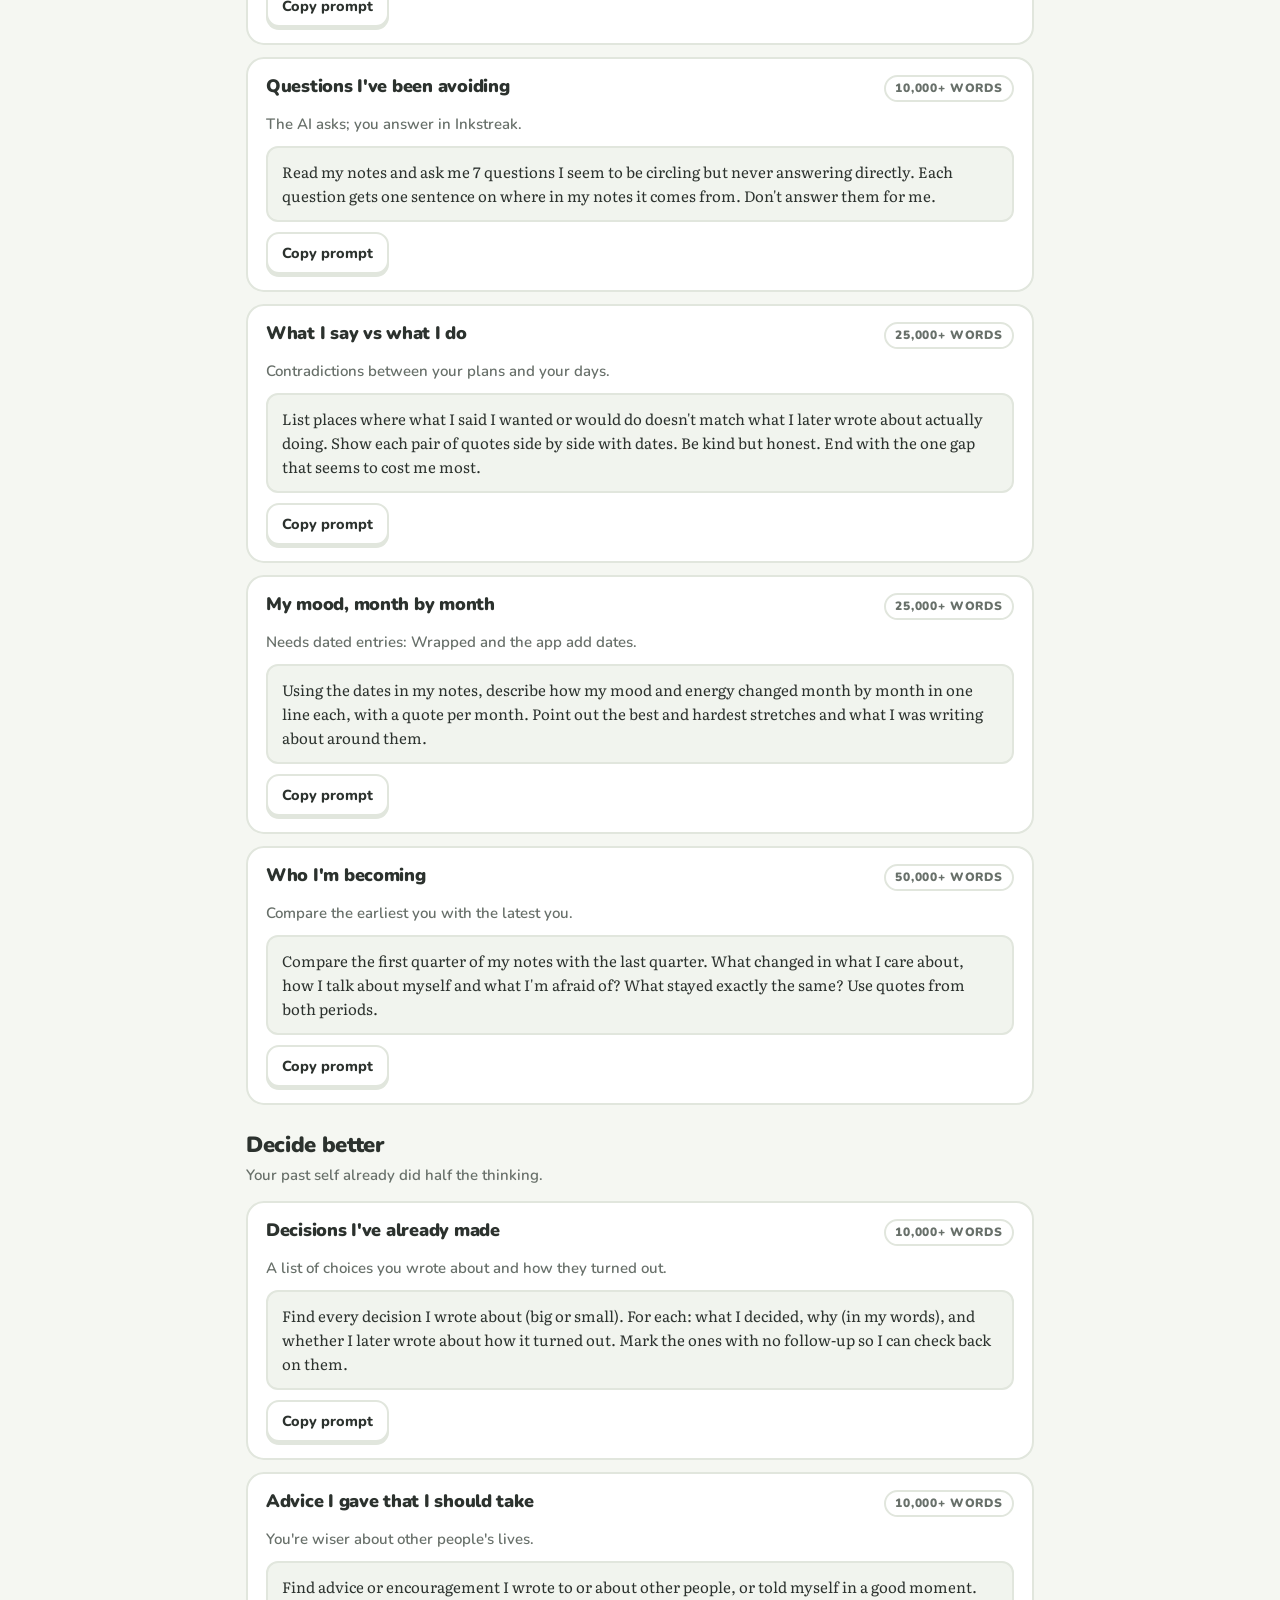
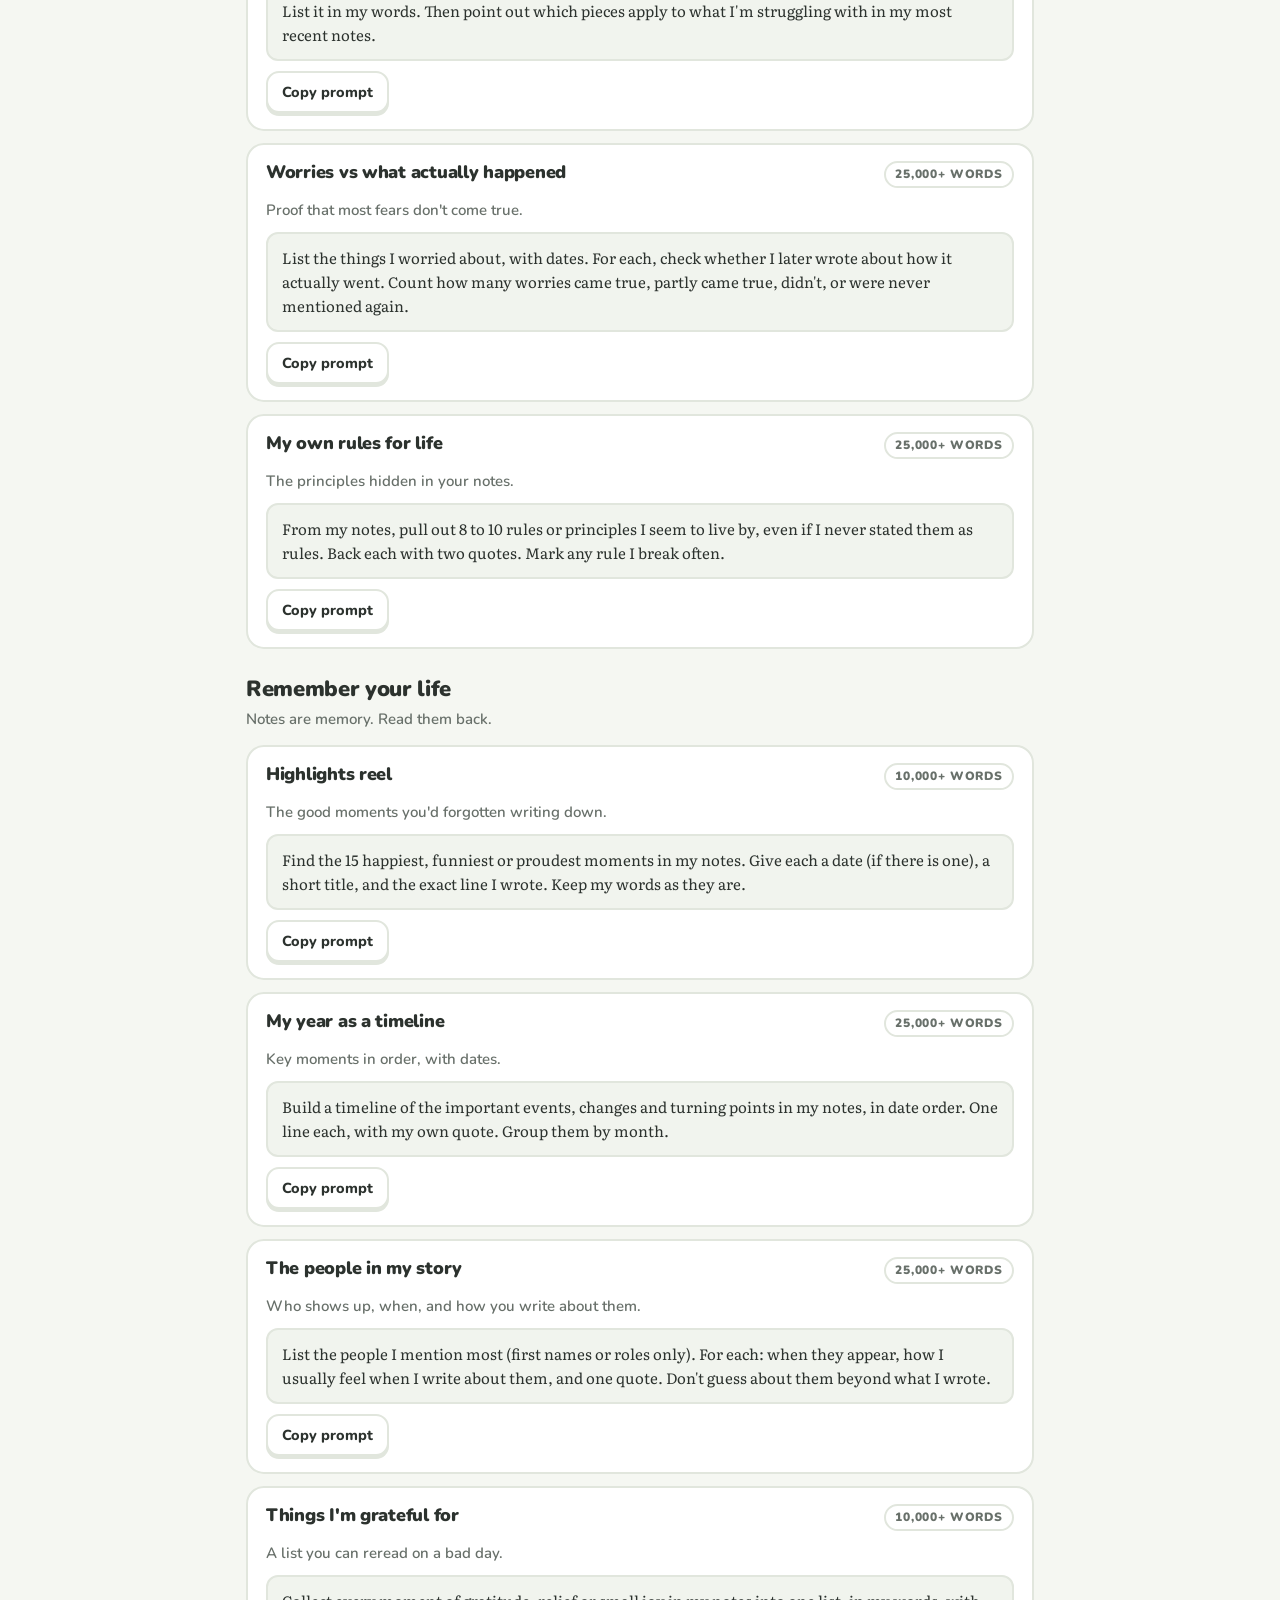
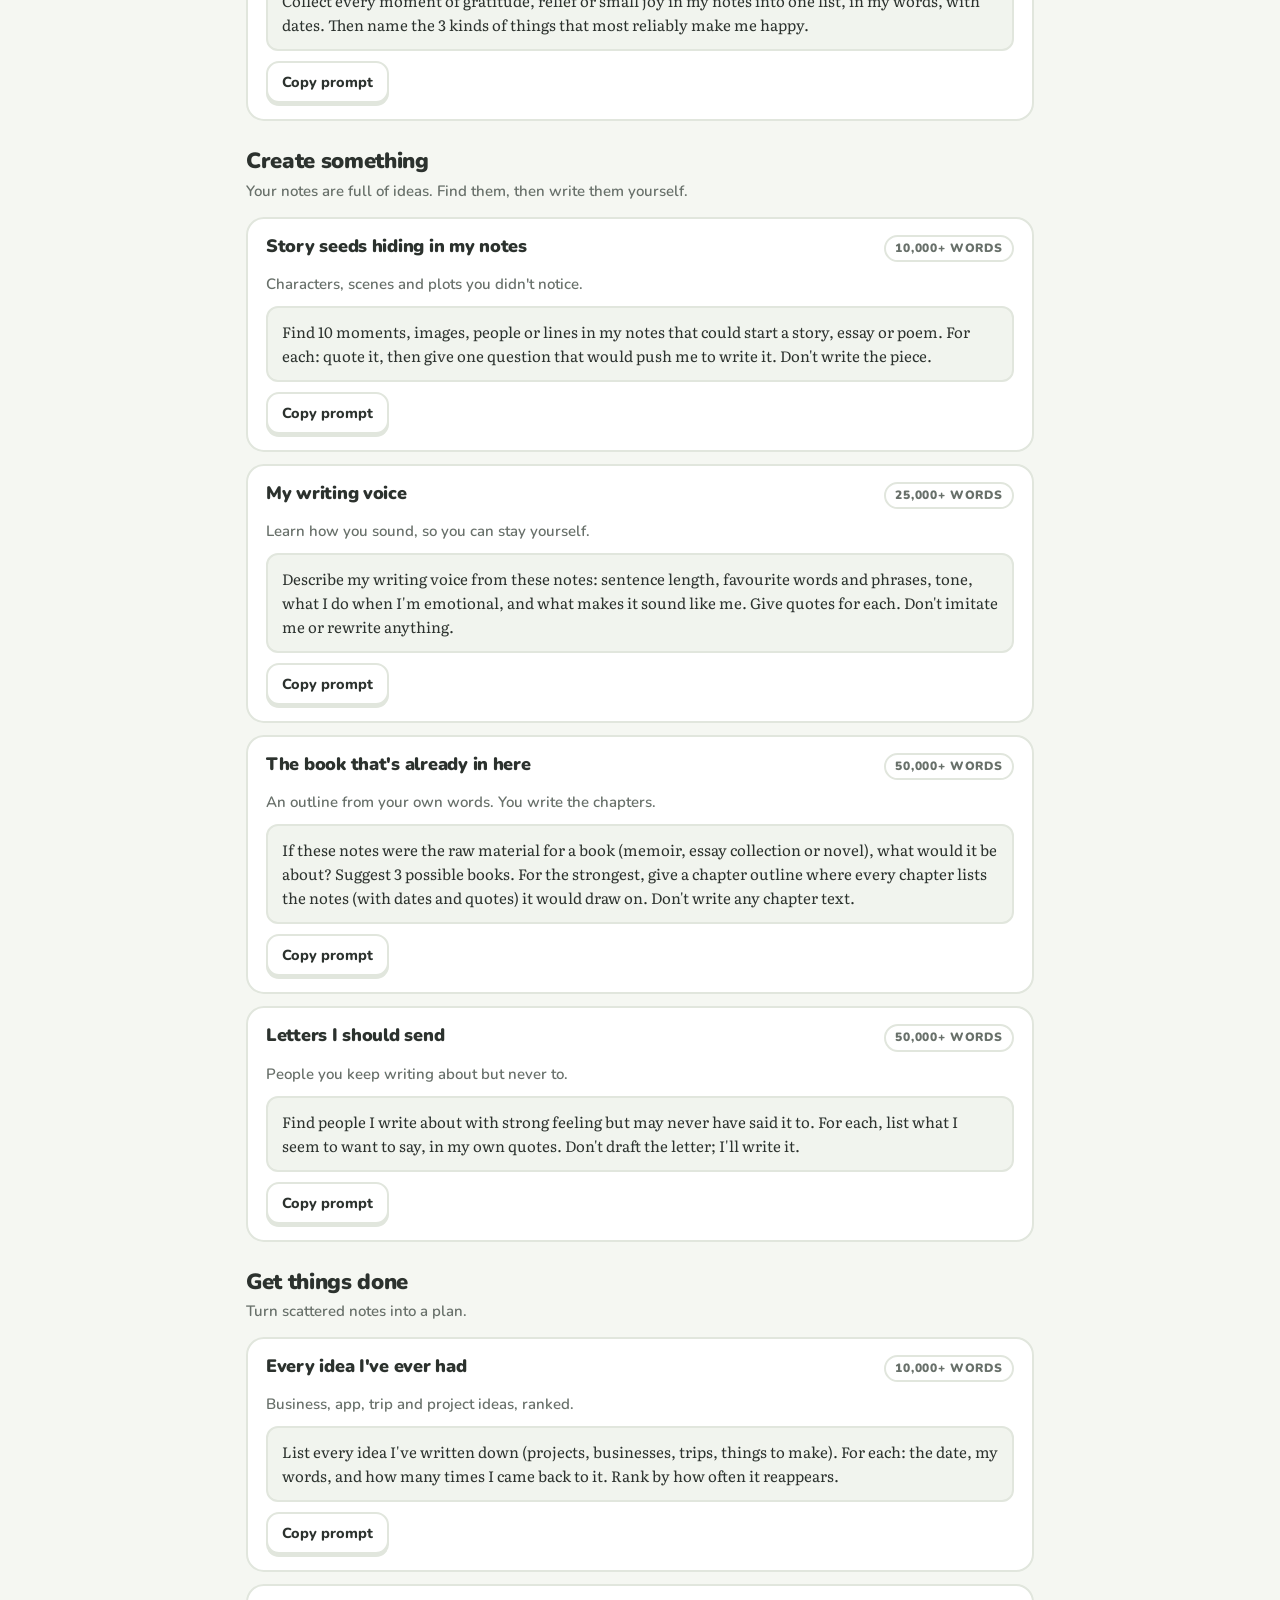
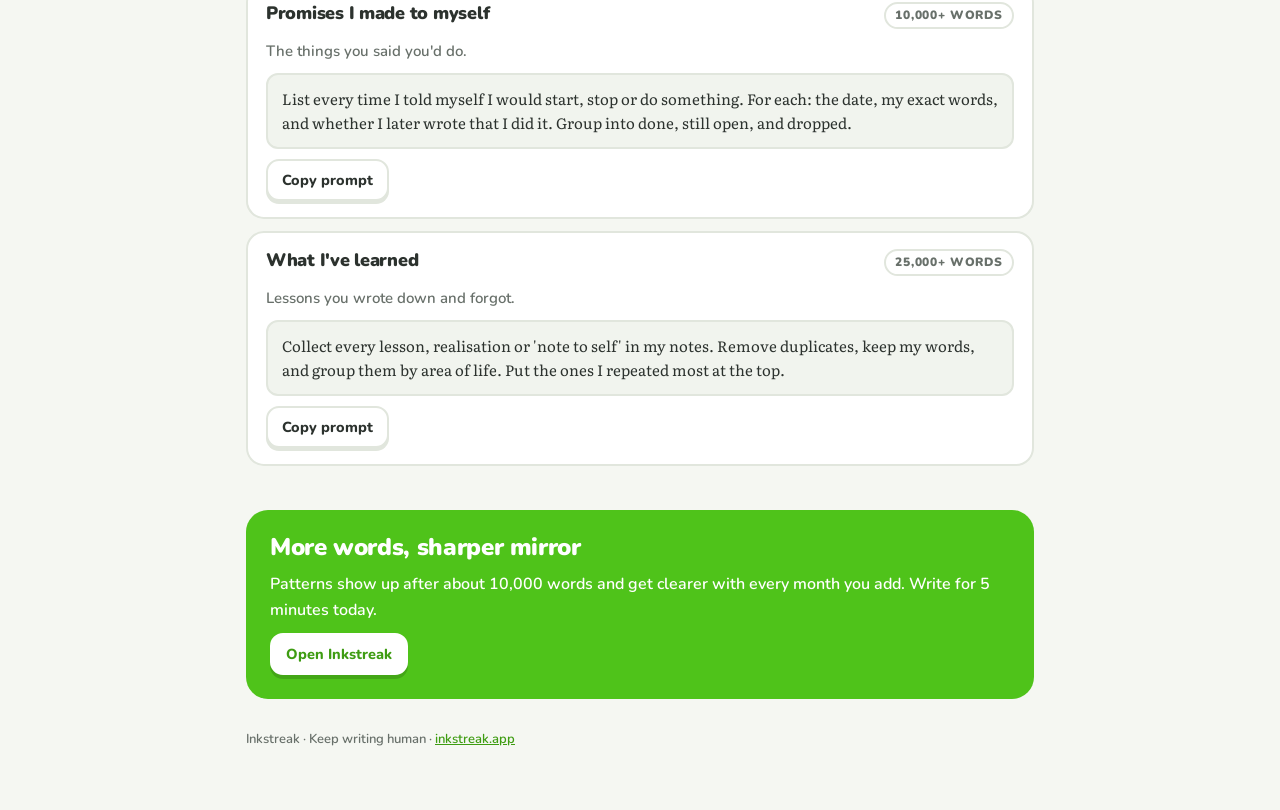
<file: guide/index.html>
<!doctype html>
<html lang="en">
<head>
<meta charset="utf-8">
<script>try{var _t=localStorage.getItem("inkstreak.theme");if(_t==="light"||_t==="dark")document.documentElement.setAttribute("data-theme",_t)}catch(e){}</script>
<meta name="viewport" content="width=device-width, initial-scale=1, viewport-fit=cover">
<meta name="description" content="20 ways to use your own notes and journal with AI: find your patterns, review decisions, rebuild your year, find story ideas. Copy-paste prompts, and how to keep your notes out of AI training.">
<meta name="theme-color" content="#4FC31A">
<link rel="canonical" href="https://inkstreak.app/guide/">
<link rel="icon" href="../write/icon-192.png" type="image/png">
<link rel="apple-touch-icon" href="../write/apple-touch-icon.png">
<meta property="og:title" content="What your words can do for you">
<meta property="og:description" content="20 copy-paste AI prompts that read your own notes back to you. AI reads, you write.">
<meta property="og:image" content="https://inkstreak.app/write/og.png">
<meta property="og:url" content="https://inkstreak.app/guide/">
<meta name="twitter:card" content="summary_large_image">
<script defer src="https://cloud.umami.is/script.js" data-website-id="fe1f036c-1ed7-4bc9-9ce5-910496a35b1e"></script>
<style>:root{padding-top:env(safe-area-inset-top,0px);padding-bottom:env(safe-area-inset-bottom,0px)}[hidden]{display:none!important}img{max-width:100%}</style>
<title>What Your Words Can Do</title>
<link rel="preconnect" href="https://fonts.googleapis.com">
<link rel="preconnect" href="https://fonts.gstatic.com" crossorigin>
<link rel="stylesheet" href="https://fonts.googleapis.com/css2?family=Literata:opsz,wght@7..72,400;7..72,600&family=Nunito:wght@600;700;800;900&display=swap">
<style>
/* Layout: reading column. Hero + "your words" panel, privacy steps, rules, then prompt cards grouped by goal with level filters. Matches the /write tracker look. */
:root{
  --bg:#F5F7F2; --card:#FFFFFF; --ink:#2C322E; --soft:#68706A; --line:#E1E6DD;
  --green:#4FC31A; --green-d:#3E9C12; --green-t:#EAF7E1; --orange:#FF9600; --blue:#1A9BD6; --code:#F1F4EE;
  --ui:"Nunito",ui-rounded,system-ui,-apple-system,"Segoe UI",sans-serif;
  --serif:"Literata",Georgia,serif;
}
@media (prefers-color-scheme: dark){:root:not([data-theme="light"]){
  --bg:#111512; --card:#191F1A; --ink:#E9EEE7; --soft:#9AA39C; --line:#2B342D;
  --green:#58CC22; --green-d:#3A8F14; --green-t:#1D2E17; --orange:#FF9F1A; --blue:#3BB8F2; --code:#141A15; color-scheme:dark}}
:root[data-theme="dark"]{
  --bg:#111512; --card:#191F1A; --ink:#E9EEE7; --soft:#9AA39C; --line:#2B342D;
  --green:#58CC22; --green-d:#3A8F14; --green-t:#1D2E17; --orange:#FF9F1A; --blue:#3BB8F2; --code:#141A15; color-scheme:dark}
*{box-sizing:border-box}
html,body{margin:0}
body{background:var(--bg);color:var(--ink);font:600 16px/1.6 var(--ui);-webkit-font-smoothing:antialiased}
.wrap{max-width:820px;margin:0 auto;padding-block:20px 60px;padding-left:max(16px,env(safe-area-inset-left,0px));padding-right:max(16px,env(safe-area-inset-right,0px))}
a{color:var(--green-d)}
h1,h2,h3{margin:0;font-weight:900;letter-spacing:-.015em;text-wrap:balance;line-height:1.15}
h1{font-size:clamp(32px,7vw,48px)}
h2{font-size:26px}
h3{font-size:18px}
p{margin:0}
.soft{color:var(--soft)}
.num{font-variant-numeric:tabular-nums}
:focus-visible{outline:3px solid var(--blue);outline-offset:2px;border-radius:8px}
.top{display:flex;align-items:center;gap:10px;margin-bottom:26px;flex-wrap:wrap}
.brand{display:flex;align-items:center;gap:8px;text-decoration:none;color:var(--ink);font-weight:900;font-size:20px}
.brand svg{width:24px;height:30px}
.top nav{margin-left:auto;display:flex;gap:14px;font-size:14.5px;font-weight:800}
.top nav a{color:var(--soft);text-decoration:none}
.btn{display:inline-flex;align-items:center;justify-content:center;gap:6px;font:800 14.5px var(--ui);padding:9px 14px;border-radius:13px;border:2px solid var(--line);background:var(--card);box-shadow:0 3px 0 var(--line);cursor:pointer;color:var(--ink);text-decoration:none;white-space:nowrap}
.btn:active{transform:translateY(2px);box-shadow:0 1px 0 var(--line)}
.btn.go{background:var(--green);border-color:var(--green-d);box-shadow:0 4px 0 var(--green-d);color:#fff}
.btn.go:active{box-shadow:0 2px 0 var(--green-d)}
section{margin-top:44px}
.lead{font:400 19px/1.65 var(--serif);margin-top:14px;max-width:62ch}
.mine{margin-top:22px;background:var(--card);border:2px solid var(--green);border-radius:20px;padding:18px 20px;display:grid;gap:12px}
.mine .row{display:flex;gap:18px;flex-wrap:wrap;align-items:baseline}
.mine b.big{font-size:36px;font-weight:900;line-height:1}
.ladder{display:grid;grid-template-columns:repeat(3,minmax(0,1fr));gap:8px}
.step{border:2px solid var(--line);border-radius:14px;padding:10px 12px;font-size:14px}
.step b{display:block;font-size:16px}
.step.on{border-color:var(--green);background:var(--green-t)}
.step.next{border-style:dashed;border-color:var(--orange)}
@media (max-width:560px){.ladder{grid-template-columns:1fr}}
.rules{display:grid;grid-template-columns:repeat(2,minmax(0,1fr));gap:12px;margin-top:16px}
@media (max-width:640px){.rules{grid-template-columns:1fr}}
.rule{background:var(--card);border:2px solid var(--line);border-radius:16px;padding:14px 16px;display:grid;gap:4px}
.rule p{font-size:15px;color:var(--soft)}
.priv{margin-top:16px;display:grid;gap:10px}
details{background:var(--card);border:2px solid var(--line);border-radius:16px;padding:12px 16px}
summary{cursor:pointer;font-weight:900}
details ol{margin:8px 0 0;padding-left:20px;display:grid;gap:4px;font-size:15px}
details p{font-size:14.5px;color:var(--soft);margin-top:6px}
.filters{display:flex;gap:8px;flex-wrap:wrap;margin-top:16px;position:sticky;top:env(safe-area-inset-top,0px);background:var(--bg);padding-block:10px;z-index:5}
.chip{border:2px solid var(--line);background:var(--card);border-radius:999px;padding:6px 13px;font:800 14px var(--ui);cursor:pointer;color:var(--ink)}
.chip[aria-pressed="true"]{background:var(--ink);color:var(--bg);border-color:var(--ink)}
.group{margin-top:28px}
.group > p{color:var(--soft);margin-top:4px;font-size:15px}
.cards{display:grid;gap:12px;margin-top:14px}
.card{background:var(--card);border:2px solid var(--line);border-radius:18px;padding:16px 18px;display:grid;gap:10px;min-width:0}
.card .head{display:flex;gap:10px;align-items:baseline;flex-wrap:wrap}
.card .head h3{flex:1;min-width:200px}
.lvl{font-size:12px;font-weight:900;text-transform:uppercase;letter-spacing:.07em;color:var(--soft);border:2px solid var(--line);border-radius:999px;padding:2px 9px;white-space:nowrap}
.card.ready .lvl{color:var(--green-d);border-color:var(--green)}
.card .why{font-size:15px;color:var(--soft)}
.prompt{background:var(--code);border:2px solid var(--line);border-radius:12px;padding:12px 14px;font:400 15px/1.6 var(--serif);white-space:pre-wrap;overflow-wrap:anywhere;max-height:180px;overflow:auto}
.acts{display:flex;gap:8px;flex-wrap:wrap}
.toast{position:fixed;left:50%;bottom:calc(20px + env(safe-area-inset-bottom,0px));transform:translateX(-50%);background:var(--ink);color:var(--bg);padding:10px 16px;border-radius:14px;font-weight:800;z-index:60;max-width:calc(100% - 32px);text-align:center}
.cta{margin-top:44px;background:var(--green);color:#fff;border-radius:22px;padding:24px;display:grid;gap:10px}
.cta .btn{background:#fff;color:var(--green-d);border-color:#fff;box-shadow:0 4px 0 rgba(0,0,0,.15);justify-self:start}
footer{margin-top:30px;font-size:13px;color:var(--soft)}
.src{font-size:13px;color:var(--soft);margin-top:8px}
</style>
</head>
<body>
<svg width="0" height="0" style="position:absolute" aria-hidden="true">
  <symbol id="inky" viewBox="0 0 100 124">
    <path d="M50 6 C60 34 98 48 98 76 A48 41 0 0 1 2 76 C2 48 40 34 50 6Z" fill="#1A8FC7" transform="translate(0,4)"/>
    <path d="M50 6 C60 34 98 48 98 76 A48 41 0 0 1 2 76 C2 48 40 34 50 6Z" fill="#22AEEF"/>
    <circle cx="38" cy="80" r="11" fill="#fff"/><circle cx="62" cy="80" r="11" fill="#fff"/>
    <circle cx="40" cy="82" r="5.6" fill="#1D1D1D"/><circle cx="64" cy="82" r="5.6" fill="#1D1D1D"/>
    <path d="M40 99 Q50 107 60 99" stroke="#1D1D1D" stroke-width="4.8" fill="none" stroke-linecap="round"/>
  </symbol>
</svg>
<div class="wrap">
  <div class="top">
    <a class="brand" href="../"><svg><use href="#inky"/></svg>inkstreak</a>
    <nav aria-label="Main"><a href="../write/">Write</a><a href="../wrapped/">Wrapped</a></nav><details class="smenu"><summary aria-label="Menu">☰</summary>
  <div class="smenu-panel">
    <div><p class="smenu-h">Free on the web</p><a href="../write/">Write and track words</a><a href="../write/#paper">Count a paper page</a><a href="../write/#story">My Story, year by year</a><a href="../wrapped/">Writing Wrapped</a><a href="../guide/">Use your notes with AI</a></div>
    <div><p class="smenu-h">The app</p><a href="../#features">How it works</a><a href="../#pricing">Pricing</a><a href="../write/#get-app">iPhone and Android</a><a href="../support.html">Help</a><a href="../privacy.html">Privacy</a></div>
    <div class="smenu-theme"><p class="smenu-h">Theme</p><div class="smenu-seg" role="group" aria-label="Theme"><button type="button" data-th="auto">Auto</button><button type="button" data-th="light">☀️ Light</button><button type="button" data-th="dark">🌙 Dark</button></div><p class="smenu-note">Auto follows your phone or computer.</p></div>
    <div><p class="smenu-h">Guides</p><a href="../journal-prompts.html">228 journal prompts</a><a href="../journaling.html">Journaling</a><a href="../handwritten-journal.html">Handwritten journals</a><a href="../writers.html">For writers</a><a href="../students.html">For students</a></div>
  </div>
</details>
<style>
.smenu{position:relative;flex:none}
.smenu summary{list-style:none;cursor:pointer;width:40px;height:40px;display:grid;place-items:center;border-radius:12px;border:2px solid var(--line);font-size:20px;line-height:1;color:var(--ink);background:var(--card,var(--panel))}
.smenu summary::-webkit-details-marker{display:none}
.smenu-panel{position:absolute;right:0;top:calc(100% + 8px);z-index:40;background:var(--card,var(--panel));border:2px solid var(--line);border-radius:18px;box-shadow:0 18px 40px rgba(0,0,0,.18);padding:16px 18px;display:grid;grid-template-columns:repeat(3,minmax(160px,1fr));gap:14px 22px;width:max-content;max-width:calc(100vw - 32px)}
.smenu-panel div{display:grid;gap:6px;align-content:start}
.smenu-panel a{color:var(--ink);text-decoration:none;font-weight:700;font-size:15px}
.smenu-panel a:hover{text-decoration:underline}
.smenu-theme{grid-column:1/-1;order:-1;border-bottom:2px solid var(--line);padding-bottom:12px}
.smenu-panel .smenu-seg{display:flex;gap:6px;flex-wrap:wrap}
.smenu-seg button{border:2px solid var(--line);background:transparent;color:var(--ink);border-radius:999px;padding:6px 14px;font:800 14px inherit;font-family:inherit;cursor:pointer}
.smenu-seg button[aria-pressed="true"]{background:var(--ink);color:var(--card,var(--panel));border-color:var(--ink)}
.smenu-note{font-size:12.5px;color:var(--soft);margin:6px 0 0}
.no-theme .smenu-theme{display:none}
.smenu-h{font-size:11.5px;font-weight:900;letter-spacing:.08em;text-transform:uppercase;color:var(--green);margin:0 0 2px}
@media (max-width:700px){.smenu-panel{position:fixed;left:16px;right:16px;top:calc(64px + env(safe-area-inset-top,0px));width:auto;max-width:none;grid-template-columns:1fr 1fr;max-height:calc(100vh - 90px);overflow:auto}.smenu-panel div:last-child{grid-column:1/-1}}
</style>
<script>(function(){var K="inkstreak.theme";function cur(){try{return localStorage.getItem(K)||"auto"}catch(e){return "auto"}}
function mark(){var t=cur();document.querySelectorAll("[data-th]").forEach(function(b){b.setAttribute("aria-pressed",String(b.getAttribute("data-th")===t))})}
function apply(t){try{t==="auto"?localStorage.removeItem(K):localStorage.setItem(K,t)}catch(e){}if(t==="auto")document.documentElement.removeAttribute("data-theme");else document.documentElement.setAttribute("data-theme",t);mark();try{window.umami&&window.umami.track("theme",{theme:t})}catch(e){}}
document.addEventListener("click",function(e){var b=e.target.closest("[data-th]");if(b){e.stopPropagation();apply(b.getAttribute("data-th"))}},true);mark();})();
document.addEventListener("click",function(e){document.querySelectorAll(".smenu[open]").forEach(function(d){if(!d.contains(e.target)||e.target.closest(".smenu-panel a"))d.open=false;});});</script>

  </div>

  <header>
    <h1>What your words can do for you</h1>
    <p class="lead">Once you've written 10,000 words, your notes hold patterns you can't see from inside them. An AI can read them back to you: what you keep returning to, what you avoid, what you've already figured out. You still do the writing. The AI just holds up the mirror.</p>
    <div class="mine" id="mine" hidden></div>
  </header>

  <section aria-labelledby="h-rules">
    <h2 id="h-rules">Four rules first</h2>
    <div class="rules">
      <div class="rule"><h3>AI reads, you write</h3><p>Ask it to quote and reflect your words. Never ask it to rewrite your journal or write the next entry for you.</p></div>
      <div class="rule"><h3>Remove what isn't yours to share</h3><p>Delete other people's full names, phone numbers, addresses and anything someone told you in confidence before you paste.</p></div>
      <div class="rule"><h3>Turn off training first</h3><p>Most AI apps can learn from your chats unless you switch it off. Steps for each app are below.</p></div>
      <div class="rule"><h3>Treat the answer as a guess</h3><p>An AI notices patterns but doesn't know you. Keep what rings true, ignore the rest, and write down what you disagree with.</p></div>
    </div>
  </section>

  <section aria-labelledby="h-priv">
    <h2 id="h-priv">Before you paste: keep your notes out of AI training</h2>
    <p class="soft" style="margin-top:6px">Inkstreak never sends your words anywhere; the buttons on this page only copy them to your clipboard. What happens after you paste depends on the app you paste into.</p>
    <div class="priv">
      <details><summary>ChatGPT</summary><ol><li>Tap your profile picture, then <b>Settings</b>.</li><li>Open <b>Data Controls</b>.</li><li>Turn off <b>Improve the model for everyone</b>.</li></ol><p>Or start a <b>Temporary Chat</b>, which isn't used for training.</p></details>
      <details><summary>Claude</summary><ol><li>Open <b>Settings</b>, then <b>Privacy</b>.</li><li>Turn off <b>Help improve our AI models</b>.</li></ol><p>New chats after that aren't used for training.</p></details>
      <details><summary>Gemini</summary><ol><li>In the Gemini app, tap your profile picture.</li><li>Open <b>Gemini Apps Activity</b> (Google is renaming it <b>Keep Activity</b>).</li><li>Tap <b>Turn off</b>.</li></ol><p>Google may still keep chats for up to 72 hours to run the service.</p></details>
      <details><summary>Most private: an AI on your own computer</summary><ol><li>Install a free app such as LM Studio or Ollama on a laptop.</li><li>Download a model in the app.</li><li>Paste your notes there. Nothing leaves your computer.</li></ol><p>Answers are a bit less sharp than the big apps, but your words never touch the internet.</p></details>
    </div>
    <p class="src">Steps checked Nov 6, 2026: <a href="https://www.techradar.com/computing/artificial-intelligence/your-chatgpt-data-automatically-trains-its-ai-models-unless-you-turn-off-this-setting">ChatGPT</a>, <a href="https://privacy.claude.com/en/articles/12109829-how-do-i-change-my-model-improvement-privacy-settings">Claude</a>, <a href="https://www.bgr.com/1939066/how-to-stop-google-gemini-training-personal-data/">Gemini</a>. Apps change their menus; if a name differs, look under privacy or data settings.</p>
  </section>

  <section aria-labelledby="h-ideas">
    <h2 id="h-ideas">20 ways to use your notes</h2>
    <p class="soft" style="margin-top:6px">Each card has a prompt to copy. Paste your notes underneath it, or tap <b>Copy with my notes</b> to copy both at once from your Inkstreak notes on this device.</p>
    <div class="filters" role="group" aria-label="Filter by level" id="filters">
      <button class="chip" type="button" data-lvl="all" aria-pressed="true">All</button>
      <button class="chip" type="button" data-lvl="10000" aria-pressed="false">10,000+ words</button>
      <button class="chip" type="button" data-lvl="25000" aria-pressed="false">25,000+</button>
      <button class="chip" type="button" data-lvl="50000" aria-pressed="false">50,000+</button>
    </div>
    <div id="groups"></div>
  </section>

  <div class="cta">
    <h2 style="font-size:24px">More words, sharper mirror</h2>
    <p>Patterns show up after about 10,000 words and get clearer with every month you add. Write for 5 minutes today.</p>
    <a class="btn" href="../write/">Open Inkstreak</a>
  </div>

  <footer>Inkstreak · Keep writing human · <a href="../">inkstreak.app</a></footer>
</div>
<div class="toast" id="toast" hidden aria-live="polite"></div>

<script>
(() => {
"use strict";
const $ = s => document.querySelector(s);
const fmt = n => Math.round(n).toLocaleString();
const esc = s => String(s).replace(/[&<>"']/g, c => ({"&":"&amp;","<":"&lt;",">":"&gt;",'"':"&quot;","'":"&#39;"}[c]));
const wc = s => (String(s || "").match(/\S+/g) || []).length;
const track = (g, d) => { try { if (window.umami) d ? window.umami.track(g, d) : window.umami.track(g); } catch (e) {} };
function toast(t) { const el = $("#toast"); el.textContent = t; el.hidden = false; clearTimeout(toast.t); toast.t = setTimeout(() => el.hidden = true, 3600); }

const BASE = "Below are my own notes and journal entries, oldest first. Work only from what I actually wrote. Quote my exact words (with dates where they exist) to back up every point. Don't rewrite, polish or add to my writing, and don't give me generic advice. If something isn't in my notes, say so.";

const GROUPS = [
  { name: "Know yourself", why: "See the patterns you're too close to notice.", items: [
    { lvl: 10000, t: "What do I keep coming back to?", why: "The 5 themes that show up again and again, and how often.", p: "Find the 5 topics, worries or wishes I return to most. For each: how often it shows up, the first and the most recent time, and two short quotes. Then tell me which one I mention most but seem to do least about." },
    { lvl: 10000, t: "Questions I've been avoiding", why: "The AI asks; you answer in Inkstreak.", p: "Read my notes and ask me 7 questions I seem to be circling but never answering directly. Each question gets one sentence on where in my notes it comes from. Don't answer them for me." },
    { lvl: 25000, t: "What I say vs what I do", why: "Contradictions between your plans and your days.", p: "List places where what I said I wanted or would do doesn't match what I later wrote about actually doing. Show each pair of quotes side by side with dates. Be kind but honest. End with the one gap that seems to cost me most." },
    { lvl: 25000, t: "My mood, month by month", why: "Needs dated entries: Wrapped and the app add dates.", p: "Using the dates in my notes, describe how my mood and energy changed month by month in one line each, with a quote per month. Point out the best and hardest stretches and what I was writing about around them." },
    { lvl: 50000, t: "Who I'm becoming", why: "Compare the earliest you with the latest you.", p: "Compare the first quarter of my notes with the last quarter. What changed in what I care about, how I talk about myself and what I'm afraid of? What stayed exactly the same? Use quotes from both periods." }
  ]},
  { name: "Decide better", why: "Your past self already did half the thinking.", items: [
    { lvl: 10000, t: "Decisions I've already made", why: "A list of choices you wrote about and how they turned out.", p: "Find every decision I wrote about (big or small). For each: what I decided, why (in my words), and whether I later wrote about how it turned out. Mark the ones with no follow-up so I can check back on them." },
    { lvl: 10000, t: "Advice I gave that I should take", why: "You're wiser about other people's lives.", p: "Find advice or encouragement I wrote to or about other people, or told myself in a good moment. List it in my words. Then point out which pieces apply to what I'm struggling with in my most recent notes." },
    { lvl: 25000, t: "Worries vs what actually happened", why: "Proof that most fears don't come true.", p: "List the things I worried about, with dates. For each, check whether I later wrote about how it actually went. Count how many worries came true, partly came true, didn't, or were never mentioned again." },
    { lvl: 25000, t: "My own rules for life", why: "The principles hidden in your notes.", p: "From my notes, pull out 8 to 10 rules or principles I seem to live by, even if I never stated them as rules. Back each with two quotes. Mark any rule I break often." }
  ]},
  { name: "Remember your life", why: "Notes are memory. Read them back.", items: [
    { lvl: 10000, t: "Highlights reel", why: "The good moments you'd forgotten writing down.", p: "Find the 15 happiest, funniest or proudest moments in my notes. Give each a date (if there is one), a short title, and the exact line I wrote. Keep my words as they are." },
    { lvl: 25000, t: "My year as a timeline", why: "Key moments in order, with dates.", p: "Build a timeline of the important events, changes and turning points in my notes, in date order. One line each, with my own quote. Group them by month." },
    { lvl: 25000, t: "The people in my story", why: "Who shows up, when, and how you write about them.", p: "List the people I mention most (first names or roles only). For each: when they appear, how I usually feel when I write about them, and one quote. Don't guess about them beyond what I wrote." },
    { lvl: 10000, t: "Things I'm grateful for", why: "A list you can reread on a bad day.", p: "Collect every moment of gratitude, relief or small joy in my notes into one list, in my words, with dates. Then name the 3 kinds of things that most reliably make me happy." }
  ]},
  { name: "Create something", why: "Your notes are full of ideas. Find them, then write them yourself.", items: [
    { lvl: 10000, t: "Story seeds hiding in my notes", why: "Characters, scenes and plots you didn't notice.", p: "Find 10 moments, images, people or lines in my notes that could start a story, essay or poem. For each: quote it, then give one question that would push me to write it. Don't write the piece." },
    { lvl: 25000, t: "My writing voice", why: "Learn how you sound, so you can stay yourself.", p: "Describe my writing voice from these notes: sentence length, favourite words and phrases, tone, what I do when I'm emotional, and what makes it sound like me. Give quotes for each. Don't imitate me or rewrite anything." },
    { lvl: 50000, t: "The book that's already in here", why: "An outline from your own words. You write the chapters.", p: "If these notes were the raw material for a book (memoir, essay collection or novel), what would it be about? Suggest 3 possible books. For the strongest, give a chapter outline where every chapter lists the notes (with dates and quotes) it would draw on. Don't write any chapter text." },
    { lvl: 50000, t: "Letters I should send", why: "People you keep writing about but never to.", p: "Find people I write about with strong feeling but may never have said it to. For each, list what I seem to want to say, in my own quotes. Don't draft the letter; I'll write it." }
  ]},
  { name: "Get things done", why: "Turn scattered notes into a plan.", items: [
    { lvl: 10000, t: "Every idea I've ever had", why: "Business, app, trip and project ideas, ranked.", p: "List every idea I've written down (projects, businesses, trips, things to make). For each: the date, my words, and how many times I came back to it. Rank by how often it reappears." },
    { lvl: 10000, t: "Promises I made to myself", why: "The things you said you'd do.", p: "List every time I told myself I would start, stop or do something. For each: the date, my exact words, and whether I later wrote that I did it. Group into done, still open, and dropped." },
    { lvl: 25000, t: "What I've learned", why: "Lessons you wrote down and forgot.", p: "Collect every lesson, realisation or 'note to self' in my notes. Remove duplicates, keep my words, and group them by area of life. Put the ones I repeated most at the top." }
  ]}
];

// ---------- Local data ----------
let notes = [], typed = 0, wrappedTotal = 0;
try {
  const S = JSON.parse(localStorage.getItem("inkstreak.web.v1") || "null");
  if (S) {
    notes = (S.notes || []).filter(n => !n.deleted && (n.body || "").trim() && n.title !== "Start here").sort((a, b) => (a.createdAt || 0) - (b.createdAt || 0));
    typed = Object.values(S.days || {}).reduce((a, d) => a + (+d.typed || 0) + (+d.logged || 0) + (+d.paper || 0), 0);
  }
} catch (e) {}
try { const W = JSON.parse(localStorage.getItem("inkstreak.wrapped.v1") || "null"); if (W && Array.isArray(W.sources)) wrappedTotal = W.sources.filter(s => !s.sample).reduce((a, s) => a + (s.words || 0), 0); } catch (e) {}
const noteWords = notes.reduce((a, n) => a + wc(n.body), 0);
const level = Math.max(noteWords, typed, wrappedTotal);

function renderMine() {
  if (!level) return;
  const box = $("#mine"); box.hidden = false;
  const steps = [10000, 25000, 50000];
  const next = steps.find(s => level < s);
  box.innerHTML = `<div class="row"><b class="big num">${fmt(level)}</b><span>words written${wrappedTotal > Math.max(noteWords, typed) ? " (from Writing Wrapped)" : ""}. ${noteWords ? `${fmt(noteWords)} of them are in your Inkstreak notes on this device, ready to copy.` : "Save writing as Inkstreak notes to copy it here in one tap."}</span></div>
    <div class="ladder">${steps.map(s => `<div class="step${level >= s ? " on" : s === next ? " next" : ""}"><b class="num">${fmt(s)}</b>${level >= s ? "Unlocked" : s === next ? fmt(s - level) + " words to go" : "Later"}</div>`).join("")}</div>`;
}

function notesText() {
  const MAX = 50000; let out = [], words = 0, cut = false;
  for (let i = notes.length - 1; i >= 0; i--) {
    const n = notes[i], w = wc(n.body);
    if (words + w > MAX && out.length) { cut = true; break; }
    const d = n.createdAt ? new Date(n.createdAt).toLocaleDateString(undefined, { day: "numeric", month: "short", year: "numeric" }) : "";
    out.unshift(`### ${n.title || "Untitled"}${d ? " (" + d + ")" : ""}\n${n.body.trim()}`); words += w;
  }
  return { text: out.join("\n\n"), words, cut };
}

function renderGroups(filter) {
  $("#groups").innerHTML = GROUPS.map(g => {
    const items = g.items.filter(i => filter === "all" || i.lvl === +filter);
    if (!items.length) return "";
    return `<div class="group"><h2 style="font-size:22px">${esc(g.name)}</h2><p>${esc(g.why)}</p><div class="cards">${items.map(i => {
      const id = GROUPS.indexOf(g) + "-" + g.items.indexOf(i);
      return `<article class="card${level >= i.lvl ? " ready" : ""}"><div class="head"><h3>${esc(i.t)}</h3><span class="lvl">${level >= i.lvl ? "✓ " : ""}${fmt(i.lvl)}+ words</span></div>
        <p class="why">${esc(i.why)}</p><div class="prompt">${esc(i.p)}</div>
        <div class="acts"><button class="btn" type="button" data-copy="${id}">Copy prompt</button>${noteWords ? `<button class="btn go" type="button" data-copyall="${id}">Copy with my notes</button>` : ""}</div></article>`;
    }).join("")}</div></div>`;
  }).join("");
}
function promptFor(id) { const [g, i] = id.split("-").map(Number); const it = GROUPS[g].items[i]; return { it, text: `${it.t}\n\n${it.p}\n\n${BASE}` }; }
async function copy(text, msg) {
  try { await navigator.clipboard.writeText(text); toast(msg); return true; }
  catch (e) {
    const ta = document.createElement("textarea"); ta.value = text; ta.setAttribute("readonly", ""); ta.style.position = "fixed"; ta.style.opacity = "0"; document.body.appendChild(ta); ta.select();
    let ok = false; try { ok = document.execCommand("copy"); } catch (e2) {} ta.remove();
    toast(ok ? msg : "Your browser blocked copying. Select the prompt text and copy it yourself."); return ok;
  }
}
document.addEventListener("click", e => {
  const a = e.target.closest("[data-copy]"), b = e.target.closest("[data-copyall]");
  if (a) { const { it, text } = promptFor(a.dataset.copy); copy(text + "\n\nMY NOTES:\n[paste your notes here]", "Prompt copied. Paste it into your AI app, then add your notes."); track("guide_copy", { prompt: it.t.slice(0, 40), level: String(it.lvl) }); }
  if (b) {
    const { text } = promptFor(b.dataset.copyall), n = notesText();
    copy(`${text}\n\nMY NOTES (${fmt(n.words)} words):\n\n${n.text}`, n.cut ? `Copied with your newest ${fmt(n.words)} words. Many AI apps can't take more in one paste.` : `Copied with all ${fmt(n.words)} words of your notes. Paste it into your AI app.`);
    track("guide_copy_notes", { prompt: promptFor(b.dataset.copyall).it.t.slice(0, 40) });
  }
  const f = e.target.closest("[data-lvl]");
  if (f) { document.querySelectorAll("[data-lvl]").forEach(x => x.setAttribute("aria-pressed", String(x === f))); renderGroups(f.dataset.lvl); }
});
renderMine(); renderGroups("all");
})();
</script>
</body>
</html>
</file>
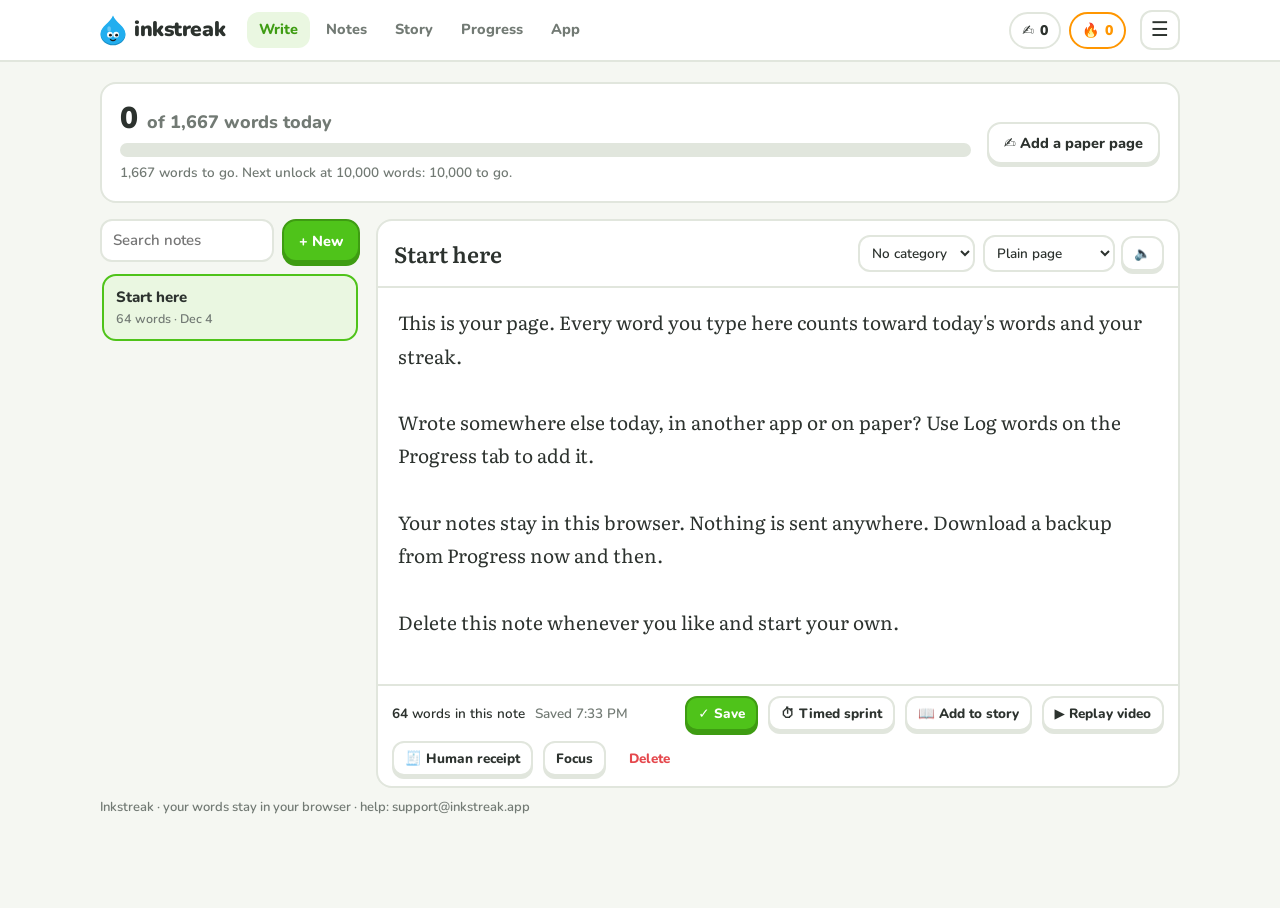
<file: write/index.html>
<!doctype html>
<html lang="en">
<head>
<meta charset="utf-8">
<script>try{var _t=localStorage.getItem("inkstreak.theme");if(_t==="light"||_t==="dark")document.documentElement.setAttribute("data-theme",_t)}catch(e){}</script>
<meta name="viewport" content="width=device-width, initial-scale=1, viewport-fit=cover">
<meta name="description" content="Free writing tracker: live word count, daily goal, streak with a rest day, November 50k challenge, writing sprints and share cards. Your words stay in your browser.">
<meta name="theme-color" content="#4FC31A">
<link rel="canonical" href="https://inkstreak.app/write/">
<link rel="manifest" href="manifest.webmanifest">
<link rel="icon" href="icon-192.png" type="image/png">
<link rel="apple-touch-icon" href="apple-touch-icon.png">
<meta name="apple-mobile-web-app-capable" content="yes">
<meta name="apple-mobile-web-app-title" content="Inkstreak">
<meta property="og:title" content="Inkstreak Web: free word count and streak tracker">
<meta property="og:description" content="Track your daily words, keep a streak and finish your November novel. No account needed.">
<meta property="og:image" content="https://inkstreak.app/write/og.png">
<meta property="og:url" content="https://inkstreak.app/write/">
<meta name="twitter:card" content="summary_large_image">
<script defer src="https://cloud.umami.is/script.js" data-website-id="fe1f036c-1ed7-4bc9-9ce5-910496a35b1e"></script>
<style>:root{padding-top:env(safe-area-inset-top,0px);padding-bottom:env(safe-area-inset-bottom,0px)}[hidden]{display:none!important}img{max-width:100%}</style>
<title>Inkstreak Web</title>
<link rel="preconnect" href="https://fonts.googleapis.com">
<link rel="preconnect" href="https://fonts.gstatic.com" crossorigin>
<link rel="stylesheet" href="https://fonts.googleapis.com/css2?family=Courier+Prime:wght@400;700&family=Literata:opsz,wght@7..72,400;7..72,600&family=Nunito:wght@600;700;800;900&display=swap">
<style>
/* Layout: sticky stat bar on top; three views (Write, Progress, Get the app) switched by hash. Write = editor + notes rail. */
:root{
  --bg:#F5F7F2; --card:#FFFFFF; --paper:#FFFFFF; --ink:#2C322E; --soft:#727A74; --line:#E1E6DD;
  --green:#4FC31A; --green-d:#3E9C12; --green-t:#EAF7E1; --orange:#FF9600; --orange-d:#D97F00; --blue:#22AEEF; --red:#E5484D;
  --l1:#D5EFC4; --l2:#A8DE86; --l3:#78CB49; --l4:#4FC31A;
  --nb-paper:#FBF6EA; --nb-rule:#D3DEEB; --nb-margin:#EDB0B0; --nb-ink:#2B2A26; --tw-paper:#F3EEE3; --hand-ink:#1F3A8A;
  --ui:"Nunito",ui-rounded,"SF Pro Rounded",system-ui,-apple-system,"Segoe UI",sans-serif;
  --serif:"Literata",Georgia,"Times New Roman",serif;
  --r:16px;
}
@media (prefers-color-scheme: dark){:root:not([data-theme="light"]){
  --bg:#111512; --card:#191F1A; --paper:#161B17; --ink:#E9EEE7; --soft:#99A39B; --line:#2B342D;
  --green:#58CC22; --green-d:#3A8F14; --green-t:#1D2E17; --orange:#FF9F1A; --orange-d:#B86E00; --blue:#3BB8F2; --red:#FF6B6F;
  --l1:#22371B; --l2:#2F5A1E; --l3:#3F8A1D; --l4:#58CC22;
  --nb-paper:#1B1F1A; --nb-rule:#2C3A44; --nb-margin:#5A2F33; --nb-ink:#ECEFE6; --tw-paper:#1F1D19; --hand-ink:#AFC4FF; color-scheme:dark}}
:root[data-theme="dark"]{
  --bg:#111512; --card:#191F1A; --paper:#161B17; --ink:#E9EEE7; --soft:#99A39B; --line:#2B342D;
  --green:#58CC22; --green-d:#3A8F14; --green-t:#1D2E17; --orange:#FF9F1A; --orange-d:#B86E00; --blue:#3BB8F2; --red:#FF6B6F;
  --l1:#22371B; --l2:#2F5A1E; --l3:#3F8A1D; --l4:#58CC22;
  --nb-paper:#1B1F1A; --nb-rule:#2C3A44; --nb-margin:#5A2F33; --nb-ink:#ECEFE6; --tw-paper:#1F1D19; --hand-ink:#AFC4FF; color-scheme:dark}
*{box-sizing:border-box}
html,body{margin:0}
body{background:var(--bg);color:var(--ink);font:600 15px/1.5 var(--ui);-webkit-font-smoothing:antialiased}
body::before{content:"";position:fixed;inset:0 0 auto;height:env(safe-area-inset-top,0px);z-index:30;background:var(--card)}
.gut{padding-left:max(16px,env(safe-area-inset-left,0px));padding-right:max(16px,env(safe-area-inset-right,0px))}
.inner{max-width:1080px;margin:0 auto}
h1,h2,h3{margin:0;font-weight:900;letter-spacing:-.01em;text-wrap:balance}
h2{font-size:20px} h3{font-size:16px}
p{margin:0}
.soft{color:var(--soft)}
.num{font-variant-numeric:tabular-nums}
button,input,select,textarea{font:inherit;color:inherit}
:focus-visible{outline:3px solid var(--blue);outline-offset:2px;border-radius:8px}

/* Header */
header{position:sticky;top:env(safe-area-inset-top,0px);z-index:20;background:var(--card);border-bottom:2px solid var(--line)}
.hrow{display:flex;align-items:center;gap:14px;padding-block:10px;flex-wrap:wrap}
.brand{display:flex;align-items:center;gap:8px;text-decoration:none;color:var(--ink);font-weight:900;font-size:21px;letter-spacing:-.02em}
.brand svg{width:26px;height:32px}
nav{display:flex;gap:4px;margin-left:8px}
nav a{padding:7px 12px;border-radius:12px;text-decoration:none;color:var(--soft);font-weight:800;font-size:14.5px}
nav a[aria-current="page"]{background:var(--green-t);color:var(--green-d)}
:root[data-theme="dark"] nav a[aria-current="page"]{color:var(--green)}
@media (prefers-color-scheme: dark){:root:not([data-theme="light"]) nav a[aria-current="page"]{color:var(--green)}}
.chips{display:flex;gap:8px;margin-left:auto}
.chip{display:flex;align-items:center;gap:6px;padding:6px 11px;border-radius:999px;border:2px solid var(--line);font-weight:900;font-size:14px;white-space:nowrap}
.chip.hot{border-color:var(--orange);color:var(--orange)}
@media (max-width:640px){
  .hrow{gap:8px}
  nav{order:3;width:100%;margin-left:0;justify-content:space-between;gap:2px}
  nav a{flex:1;text-align:center;padding:7px 4px;font-size:14px}
}

/* Buttons */
.btn{display:inline-flex;align-items:center;justify-content:center;gap:6px;font:800 14.5px var(--ui);padding:9px 15px;border-radius:14px;border:2px solid var(--line);background:var(--card);box-shadow:0 3px 0 var(--line);cursor:pointer;text-decoration:none;color:var(--ink);white-space:nowrap;transition:transform .05s}
.btn:active{transform:translateY(2px);box-shadow:0 1px 0 var(--line)}
.btn.primary{background:var(--green);border-color:var(--green-d);box-shadow:0 4px 0 var(--green-d);color:#fff}
.btn.primary:active{box-shadow:0 2px 0 var(--green-d)}
.btn.orange{background:var(--orange);border-color:var(--orange-d);box-shadow:0 4px 0 var(--orange-d);color:#fff}
.btn.ghost{border-color:transparent;box-shadow:none;background:transparent;color:var(--soft)}
.btn.danger{color:var(--red)}
.btn.small{padding:6px 11px;font-size:13.5px;border-radius:12px}
.btn[disabled]{opacity:.5;cursor:default}
input[type=text],input[type=email],input[type=number],input[type=date],select{background:var(--paper);border:2px solid var(--line);border-radius:12px;padding:8px 11px;min-width:0}
input:focus,select:focus,textarea:focus{border-color:var(--blue);outline:none}

main{padding-block:20px 60px}
.view[hidden]{display:none!important}
.card{background:var(--card);border:2px solid var(--line);border-radius:var(--r);padding:18px}
.stack{display:grid;gap:16px}

/* Today strip */
.today{display:grid;grid-template-columns:1fr auto;gap:16px;align-items:center;margin-bottom:16px}
.today .big{font-size:30px;font-weight:900;line-height:1.1}
.bar{height:14px;border-radius:999px;background:var(--line);overflow:hidden;margin-top:8px}
.bar > i{display:block;height:100%;background:var(--green);border-radius:999px;transition:width .3s}
.logbox{display:flex;gap:8px;align-items:center;flex-wrap:wrap}
.logbox input{width:110px}
@media (max-width:640px){.today{grid-template-columns:1fr}}

/* Write view */
.write{display:grid;grid-template-columns:260px minmax(0,1fr);gap:16px;align-items:start}
@media (max-width:820px){.write{grid-template-columns:1fr}.rail{order:2}}
.rail{display:grid;gap:10px}
.rail .top{display:flex;gap:8px}
.rail .top input{flex:1;width:100%}
.notes{display:grid;gap:6px;max-height:60vh;overflow:auto;padding:2px}
.note-i{text-align:left;width:100%;background:var(--card);border:2px solid var(--line);border-radius:14px;padding:10px 12px;cursor:pointer;display:grid;gap:2px}
.note-i[aria-current="true"]{border-color:var(--green);background:var(--green-t)}
.note-i b{font-weight:800;overflow:hidden;text-overflow:ellipsis;white-space:nowrap}
.note-i span{font-size:12.5px;color:var(--soft)}
.editor{background:var(--paper);border:2px solid var(--line);border-radius:var(--r);display:flex;flex-direction:column;min-height:62vh}
.ed-top{display:flex;gap:8px;align-items:center;padding:12px 14px;border-bottom:2px solid var(--line);flex-wrap:wrap}
.ed-top input{flex:1;min-width:140px;border:none;background:transparent;font:600 22px var(--serif);padding:4px 2px}
.ed-top select{font-size:13.5px;padding:6px 8px}
textarea#body{flex:1;resize:none;border:none;background:transparent;font:400 19px/1.75 var(--serif);padding:18px 20px;min-height:44vh}
.ed-foot{display:flex;gap:10px;align-items:center;padding:10px 14px;border-top:2px solid var(--line);flex-wrap:wrap;font-size:13.5px}
.ed-foot .grow{flex:1}
.sprint{display:flex;gap:6px;align-items:center}
.sprint-live{font-weight:900;color:var(--orange)}
#sprintBox[data-mode="pick"]{flex-basis:100%;display:grid;gap:8px;background:var(--green-t);border-radius:12px;padding:10px 12px}
.sprint-pick{font-size:14px;line-height:1.45}
.sprint-opts{display:flex;gap:6px;flex-wrap:wrap}
.confirm{color:var(--red)!important}

/* Focus mode */
body.focus header,body.focus .today,body.focus .rail,body.focus .ed-top select,body.focus #delNote{display:none!important}
body.focus .write{grid-template-columns:1fr}
body.focus .editor{max-width:760px;margin:0 auto;width:100%;border-color:transparent;min-height:88vh}
body.focus textarea#body{font-size:21px;line-height:1.85}
.ed-top .pg{display:flex;gap:6px;align-items:center}
#soundBtn{min-width:40px}
.editor.pg-notebook,.editor.pg-hand{background:var(--nb-paper)}
.editor.pg-type{background:var(--tw-paper)}
.editor.pg-notebook textarea#body,.editor.pg-hand textarea#body{
  --lh:34px; --off:28px; line-height:var(--lh); padding:var(--lh) 22px 18px 72px; color:var(--nb-ink);
  background-image:linear-gradient(to right, transparent 54px, var(--nb-margin) 54px, var(--nb-margin) 56px, transparent 56px),
    repeating-linear-gradient(to bottom, transparent 0, transparent calc(var(--lh) - 1px), var(--nb-rule) calc(var(--lh) - 1px), var(--nb-rule) var(--lh));
  background-attachment:local; background-position:0 0, 0 var(--off)}
.editor.pg-hand textarea#body{--lh:40px;--off:31px;font:500 29px/40px "Caveat","Kalam",cursive;color:var(--hand-ink)}
.editor.pg-type textarea#body{font:400 18px/1.9 "Courier Prime","Courier New",monospace;letter-spacing:.01em}
.editor.pg-notebook .ed-top input,.editor.pg-hand .ed-top input{font-family:var(--serif)}
.editor.pg-hand .ed-top input{font:600 30px "Caveat","Kalam",cursive;color:var(--hand-ink)}
.editor.pg-type .ed-top input{font:700 21px "Courier Prime","Courier New",monospace}
body.focus .editor.pg-notebook textarea#body{--lh:38px;--off:30px;font-size:21px}
body.focus .editor.pg-hand textarea#body{--lh:44px;--off:33px;font-size:32px;line-height:44px}
body.focus main{padding-block:8px}

/* Progress */
.grid2{display:grid;grid-template-columns:repeat(2,minmax(0,1fr));gap:16px}
@media (max-width:820px){.grid2{grid-template-columns:1fr}}
.kv{display:flex;gap:22px;flex-wrap:wrap;margin-top:10px}
.kv div{display:grid}
.kv b{font-size:24px;font-weight:900;line-height:1.1}
.kv span{font-size:12.5px;color:var(--soft);text-transform:uppercase;letter-spacing:.06em;font-weight:800}
.cal{display:grid;grid-template-columns:repeat(7,minmax(0,1fr));gap:5px;margin-top:14px}
.cal .dow{font-size:11px;text-align:center;color:var(--soft);font-weight:800;letter-spacing:.05em}
.cal .c{aspect-ratio:1;max-width:100%;border-radius:9px;background:var(--bg);border:2px solid var(--line);display:grid;place-items:center;font-size:12px;font-weight:800;color:var(--soft)}
.cal .c.l1{background:var(--l1);border-color:var(--l1)} .cal .c.l2{background:var(--l2);border-color:var(--l2)}
.cal .c.l3{background:var(--l3);border-color:var(--l3);color:#fff} .cal .c.l4{background:var(--l4);border-color:var(--green-d);color:#fff}
.cal .c.today{outline:3px solid var(--orange);outline-offset:1px}
.cal .c.future{opacity:.45}
.cal .c.blank{visibility:hidden}
.chart{display:grid;grid-template-columns:repeat(14,minmax(0,1fr));gap:6px;align-items:end;height:150px;margin-top:16px;position:relative;border-bottom:2px solid var(--line)}
.chart .col{display:flex;flex-direction:column;justify-content:flex-end;height:100%;min-width:0}
.chart .col i{display:block;background:var(--green);border-radius:6px 6px 2px 2px;min-height:2px}
.chart .col i.zero{background:var(--line)}
.chart .col.t i{background:var(--orange)}
.chart .goal{position:absolute;left:0;right:0;border-top:2px dashed var(--soft);opacity:.5}
.chart-x{display:grid;grid-template-columns:repeat(14,minmax(0,1fr));gap:6px;font-size:11px;color:var(--soft);text-align:center;font-weight:800;margin-top:4px}
.logs{display:grid;gap:6px;margin-top:10px;max-height:240px;overflow:auto}
.logs .li{display:flex;gap:10px;align-items:center;font-size:14px;border-bottom:1px solid var(--line);padding-block:6px}
.logs .li .grow{flex:1;min-width:0;overflow:hidden;text-overflow:ellipsis;white-space:nowrap}
.form{display:grid;gap:10px;margin-top:12px}
.form .row{display:flex;gap:8px;flex-wrap:wrap;align-items:center}
.form label{font-size:13px;font-weight:800;color:var(--soft);display:grid;gap:4px}
.toggle{display:flex;gap:8px;align-items:center;font-weight:700}
.toggle input{width:20px;height:20px;accent-color:var(--green)}

/* Get the app */
.hero-app{display:grid;grid-template-columns:auto 1fr;gap:18px;align-items:center}
.hero-app svg{width:84px;height:104px}
@media (max-width:560px){.hero-app{grid-template-columns:1fr}}
.pill{display:inline-block;font-size:12px;font-weight:900;text-transform:uppercase;letter-spacing:.07em;padding:3px 9px;border-radius:999px;background:var(--green-t);color:var(--green-d)}
.pill.wait{background:var(--orange);color:#fff}
.feat{display:grid;gap:8px;margin-top:12px;padding:0;list-style:none}
.feat li{display:flex;gap:10px}
.feat li::before{content:"✓";color:var(--green);font-weight:900}
.msg{font-size:14px;font-weight:700;margin-top:6px}
.msg.ok{color:var(--green-d)} .msg.err{color:var(--red)}
.copyline{display:flex;gap:8px;align-items:center;flex-wrap:wrap;margin-top:6px}
.copyline code{background:var(--bg);border:2px solid var(--line);border-radius:10px;padding:4px 8px;font-size:13.5px;user-select:all}

/* Modal + toast */
.modal{position:fixed;inset:0;background:rgba(10,14,11,.55);z-index:50;display:grid;place-items:center;padding:20px max(16px,env(safe-area-inset-right,0px)) 20px max(16px,env(safe-area-inset-left,0px))}
.sheet{background:var(--card);border-radius:20px;padding:18px;max-width:440px;width:100%;max-height:90vh;overflow:auto;display:grid;gap:12px}
.sheet img{width:100%;border-radius:14px;border:2px solid var(--line)}
.seg{display:flex;gap:6px}
.toast{pointer-events:none;position:fixed;left:50%;bottom:calc(20px + env(safe-area-inset-bottom,0px));transform:translateX(-50%);background:var(--ink);color:var(--bg);padding:10px 16px;border-radius:14px;font-weight:800;z-index:60;max-width:calc(100% - 32px);text-align:center}
.nudge{display:flex;gap:14px;align-items:center;flex-wrap:wrap;background:var(--green-t);border:2px solid var(--green);border-radius:var(--r);padding:12px 16px;margin-bottom:16px}
.nudge.warn{background:var(--card);border-color:var(--orange)}
.nudge p{flex:1;min-width:220px;font-size:14.5px}
.nudge .acts{display:flex;gap:8px;flex-wrap:wrap}
.rw{display:grid;grid-template-columns:repeat(3,minmax(0,1fr));gap:12px;margin-top:12px}
@media (max-width:700px){.rw{grid-template-columns:1fr}}
.rw .t{border:2px solid var(--line);border-radius:14px;padding:14px;display:grid;gap:6px;align-content:start}
.rw .t.open{border-color:var(--green);background:var(--green-t)}
.rw .t .lk{font-size:12px;font-weight:900;text-transform:uppercase;letter-spacing:.07em;color:var(--soft)}
.rw .t.open .lk{color:var(--green-d)}
.rw .t b{font-size:17px;font-weight:900}
.rw .t p{font-size:13.5px;color:var(--soft)}
.rw .mini{height:8px;border-radius:999px;background:var(--line);overflow:hidden}
.rw .mini i{display:block;height:100%;background:var(--orange)}
.words{display:flex;flex-wrap:wrap;gap:6px}
.words span{background:var(--green-t);color:var(--ink);border-radius:999px;padding:4px 10px;font-weight:800}
#notePhoto{padding:12px 14px 0;display:flex;gap:10px;align-items:flex-start;flex-wrap:wrap}
#notePhoto img{max-width:min(220px,100%);max-height:240px;border-radius:12px;border:2px solid var(--line);cursor:zoom-in}
#notePhoto img.big{max-width:100%;max-height:none;cursor:zoom-out}
.paper-how{border:2px solid var(--line);border-radius:14px;padding:10px 12px}
.paper-how summary{cursor:pointer;font-size:14.5px}
.paper-steps{margin:8px 0 0;padding-left:20px;display:grid;gap:4px;font-size:14.5px}
#paperText{width:100%;min-height:150px;border:2px solid var(--line);border-radius:14px;padding:12px;font:400 17px/1.6 var(--serif);background:var(--paper);resize:vertical}
.paper-pick{display:flex;gap:8px;flex-wrap:wrap}
.paper-pick .btn{flex:1 1 200px}
#paperPrev{display:block;width:100%;max-height:60vh;object-fit:contain;border-radius:12px;border:2px solid var(--line);background:var(--bg);-webkit-user-select:auto;user-select:auto;-webkit-touch-callout:default}
.paper-tip{font-size:14px;font-weight:800;background:var(--green-t);border-radius:12px;padding:8px 12px;margin-top:8px}
.nhead{display:flex;gap:10px;align-items:center;flex-wrap:wrap}
.nhead > div{flex:1;min-width:180px}
.ntools{display:flex;gap:8px;flex-wrap:wrap}
.ntools input{flex:1 1 220px}
.ntags{display:flex;gap:6px;flex-wrap:wrap}
.ntag{border:2px solid var(--line);background:var(--card);border-radius:999px;padding:5px 12px;font:800 13.5px var(--ui);cursor:pointer;color:var(--ink)}
.ntag[aria-pressed="true"]{background:var(--ink);color:var(--bg);border-color:var(--ink)}
.ngrid{display:grid;grid-template-columns:repeat(auto-fill,minmax(250px,1fr));gap:12px}
.ncard{text-align:left;background:var(--card);border:2px solid var(--line);border-radius:16px;padding:14px;cursor:pointer;display:grid;gap:6px;align-content:start;min-width:0;font:inherit;color:inherit}
.ncard:hover{border-color:var(--green)}
.ncard b{font-size:16px;font-weight:900;overflow:hidden;text-overflow:ellipsis;white-space:nowrap}
.ncard .meta{font-size:12.5px;color:var(--soft);font-weight:800}
.ncard .snip{font:400 14.5px/1.5 var(--serif);color:var(--soft);display:-webkit-box;-webkit-line-clamp:3;-webkit-box-orient:vertical;overflow:hidden;overflow-wrap:anywhere}
.ncard img{width:100%;max-width:100%;height:130px;object-fit:cover;border-radius:10px;border:2px solid var(--line)}
.nempty{grid-column:1/-1;text-align:center;padding:30px 10px;color:var(--soft)}
.sheet.wide{max-width:560px}
.rp-stage{display:flex;justify-content:center;background:var(--bg);border-radius:14px;padding:10px}
#rpCanvas{display:block;width:auto;height:auto;max-width:100%;max-height:50vh;border-radius:10px;box-shadow:0 6px 22px rgba(0,0,0,.18)}
.rp-label{font-size:12px;font-weight:900;text-transform:uppercase;letter-spacing:.07em;color:var(--soft);margin-bottom:6px}
.rp-seg{display:flex;gap:6px;flex-wrap:wrap}
.rp-seg .btn[aria-pressed="true"]{background:var(--ink);color:var(--bg);border-color:var(--ink);box-shadow:none}
.rp-looks{display:grid;grid-template-columns:repeat(3,minmax(0,1fr));gap:8px}
.rp-look{border:2px solid var(--line);border-radius:12px;padding:6px;cursor:pointer;background:var(--card);font:800 12.5px var(--ui);color:var(--ink);display:grid;gap:5px;text-align:center}
.rp-look i{font-style:normal;height:44px;border-radius:8px}
.rp-font{font-size:15px}
.rp-look[aria-pressed="true"]{border-color:var(--green);box-shadow:inset 0 0 0 2px var(--green)}
#rpVideo{width:100%;max-height:50vh;border-radius:12px;background:#000}
.tl{list-style:none;margin:0;padding:0 0 0 18px;border-left:3px solid var(--line);display:grid;gap:12px}
.ty{position:relative;background:var(--card);border:2px solid var(--line);border-radius:16px;padding:12px 14px;display:grid;gap:8px}
.ty::before{content:"";position:absolute;left:-29px;top:18px;width:16px;height:16px;border-radius:50%;background:var(--card);border:3px solid var(--line)}
.ty.has::before{background:var(--green);border-color:var(--green-d)}
.ty.gap{background:transparent;border-style:dashed;padding:6px 12px}
.ty.gap::before{width:10px;height:10px;left:-26px;top:14px}
.ty-h{display:flex;gap:10px;align-items:center;flex-wrap:wrap}
.ty-h b{font-size:20px;font-weight:900}
.ty-h .grow{flex:1}
.mo{display:flex;gap:12px;align-items:flex-start;text-align:left;background:var(--bg);border:2px solid transparent;border-radius:12px;padding:10px 12px;cursor:pointer;font:inherit;color:inherit;width:100%}
.mo:hover{border-color:var(--green)}
.mo .em{font-size:24px;line-height:1.2}
.mo-b{display:grid;gap:3px;min-width:0}
.mo-b b{font-weight:900}
.mo-t{font:400 15px/1.5 var(--serif);color:var(--soft);display:-webkit-box;-webkit-line-clamp:3;-webkit-box-orient:vertical;overflow:hidden;overflow-wrap:anywhere}
.ty-notes{font-size:13.5px}
.linkish{border:none;background:none;color:var(--green-d);font:800 13.5px var(--ui);cursor:pointer;padding:0;text-decoration:underline}
.emo{display:flex;gap:6px;flex-wrap:wrap}
.emo-b{width:42px;height:42px;border-radius:12px;border:2px solid var(--line);background:var(--card);font-size:20px;cursor:pointer}
.emo-b[aria-pressed="true"]{border-color:var(--green);background:var(--green-t)}
#moText{width:100%;border:2px solid var(--line);border-radius:12px;padding:10px;font:400 16px/1.5 var(--serif);background:var(--paper);resize:vertical}
#stShareImg{width:100%;border-radius:14px;border:2px solid var(--line)}
footer{font-size:13px;color:var(--soft);padding-block:10px 30px}
@media (prefers-reduced-motion:reduce){*{transition:none!important}}
</style>
</head>
<body>
<svg width="0" height="0" style="position:absolute" aria-hidden="true">
  <symbol id="inky" viewBox="0 0 100 124">
    <path d="M50 6 C60 34 98 48 98 76 A48 41 0 0 1 2 76 C2 48 40 34 50 6Z" fill="#1A8FC7" transform="translate(0,4)"/>
    <path d="M50 6 C60 34 98 48 98 76 A48 41 0 0 1 2 76 C2 48 40 34 50 6Z" fill="#22AEEF"/>
    <ellipse cx="35" cy="58" rx="7" ry="11" fill="rgba(255,255,255,.32)"/>
    <circle cx="38" cy="80" r="11" fill="#fff"/><circle cx="62" cy="80" r="11" fill="#fff"/>
    <circle cx="40" cy="82" r="5.6" fill="#1D1D1D"/><circle cx="64" cy="82" r="5.6" fill="#1D1D1D"/>
    <path d="M40 99 Q50 107 60 99" stroke="#1D1D1D" stroke-width="4.8" fill="none" stroke-linecap="round"/>
  </symbol>
</svg>

<header>
  <div class="gut"><div class="inner hrow">
    <a class="brand" href="#write"><svg><use href="#inky"/></svg>inkstreak</a>
    <nav aria-label="Sections">
      <a href="#write" data-view="write">Write</a>
      <a href="#notes" data-view="notes">Notes</a>
      <a href="#story" data-view="story">Story</a>
      <a href="#progress" data-view="progress">Progress</a>
      <a href="#get-app" data-view="get-app">App</a>
    </nav>
    <div class="chips">
      <span class="chip num" title="Words today"><span aria-hidden="true">✍️</span><span id="hWords">0</span></span>
      <span class="chip hot num" title="Streak"><span aria-hidden="true">🔥</span><span id="hStreak">0</span></span>
    </div>
    <details class="smenu"><summary aria-label="Menu">☰</summary>
  <div class="smenu-panel">
    <div><p class="smenu-h">Free on the web</p><a href="../write/">Write and track words</a><a href="../write/#paper">Count a paper page</a><a href="../write/#story">My Story, year by year</a><a href="../wrapped/">Writing Wrapped</a><a href="../guide/">Use your notes with AI</a></div>
    <div><p class="smenu-h">The app</p><a href="../#features">How it works</a><a href="../#pricing">Pricing</a><a href="../write/#get-app">iPhone and Android</a><a href="../support.html">Help</a><a href="../privacy.html">Privacy</a></div>
    <div class="smenu-theme"><p class="smenu-h">Theme</p><div class="smenu-seg" role="group" aria-label="Theme"><button type="button" data-th="auto">Auto</button><button type="button" data-th="light">☀️ Light</button><button type="button" data-th="dark">🌙 Dark</button></div><p class="smenu-note">Auto follows your phone or computer.</p></div>
    <div><p class="smenu-h">Guides</p><a href="../journal-prompts.html">228 journal prompts</a><a href="../journaling.html">Journaling</a><a href="../handwritten-journal.html">Handwritten journals</a><a href="../writers.html">For writers</a><a href="../students.html">For students</a></div>
  </div>
</details>
<style>
.smenu{position:relative;flex:none}
.smenu summary{list-style:none;cursor:pointer;width:40px;height:40px;display:grid;place-items:center;border-radius:12px;border:2px solid var(--line);font-size:20px;line-height:1;color:var(--ink);background:var(--card,var(--panel))}
.smenu summary::-webkit-details-marker{display:none}
.smenu-panel{position:absolute;right:0;top:calc(100% + 8px);z-index:40;background:var(--card,var(--panel));border:2px solid var(--line);border-radius:18px;box-shadow:0 18px 40px rgba(0,0,0,.18);padding:16px 18px;display:grid;grid-template-columns:repeat(3,minmax(160px,1fr));gap:14px 22px;width:max-content;max-width:calc(100vw - 32px)}
.smenu-panel div{display:grid;gap:6px;align-content:start}
.smenu-panel a{color:var(--ink);text-decoration:none;font-weight:700;font-size:15px}
.smenu-panel a:hover{text-decoration:underline}
.smenu-theme{grid-column:1/-1;order:-1;border-bottom:2px solid var(--line);padding-bottom:12px}
.smenu-panel .smenu-seg{display:flex;gap:6px;flex-wrap:wrap}
.smenu-seg button{border:2px solid var(--line);background:transparent;color:var(--ink);border-radius:999px;padding:6px 14px;font:800 14px inherit;font-family:inherit;cursor:pointer}
.smenu-seg button[aria-pressed="true"]{background:var(--ink);color:var(--card,var(--panel));border-color:var(--ink)}
.smenu-note{font-size:12.5px;color:var(--soft);margin:6px 0 0}
.no-theme .smenu-theme{display:none}
.smenu-h{font-size:11.5px;font-weight:900;letter-spacing:.08em;text-transform:uppercase;color:var(--green);margin:0 0 2px}
@media (max-width:700px){.smenu-panel{position:fixed;left:16px;right:16px;top:calc(64px + env(safe-area-inset-top,0px));width:auto;max-width:none;grid-template-columns:1fr 1fr;max-height:calc(100vh - 90px);overflow:auto}.smenu-panel div:last-child{grid-column:1/-1}}
</style>
<script>(function(){var K="inkstreak.theme";function cur(){try{return localStorage.getItem(K)||"auto"}catch(e){return "auto"}}
function mark(){var t=cur();document.querySelectorAll("[data-th]").forEach(function(b){b.setAttribute("aria-pressed",String(b.getAttribute("data-th")===t))})}
function apply(t){try{t==="auto"?localStorage.removeItem(K):localStorage.setItem(K,t)}catch(e){}if(t==="auto")document.documentElement.removeAttribute("data-theme");else document.documentElement.setAttribute("data-theme",t);mark();try{window.umami&&window.umami.track("theme",{theme:t})}catch(e){}}
document.addEventListener("click",function(e){var b=e.target.closest("[data-th]");if(b){e.stopPropagation();apply(b.getAttribute("data-th"))}},true);mark();})();
document.addEventListener("click",function(e){document.querySelectorAll(".smenu[open]").forEach(function(d){if(!d.contains(e.target)||e.target.closest(".smenu-panel a"))d.open=false;});});</script>

  </div></div>
</header>

<main class="gut"><div class="inner">

  <!-- WRITE -->
  <section class="view" id="v-write">
    <div id="nudges"></div>
    <div class="card today">
      <div>
        <div class="big num"><span id="tWords">0</span> <span class="soft" style="font-size:18px;font-weight:800">of <span id="tGoal">1,667</span> words today</span></div>
        <div class="bar" role="progressbar" aria-label="Today's goal" aria-valuemin="0" aria-valuemax="100" id="tBarWrap"><i id="tBar" style="width:0%"></i></div>
        <p class="soft" id="tNote" style="margin-top:6px;font-size:13.5px"></p>
      </div>
      <div class="logbox">
        <button class="btn" type="button" id="paperBtn">✍️ Add a paper page</button>
      </div>
    </div>

    <div class="write">
      <aside class="rail" aria-label="Notes">
        <div class="top">
          <input id="search" type="text" placeholder="Search notes" aria-label="Search notes">
          <button class="btn primary" id="newNote" type="button" aria-label="New note">+ New</button>
        </div>
        <div class="notes" id="notes"></div>
      </aside>

      <div class="editor">
        <div class="ed-top">
          <input id="title" type="text" placeholder="Untitled" aria-label="Note title">
          <select id="tag" aria-label="Category">
            <option value="">No category</option><option>Novel</option><option>Journal</option><option>Blog</option><option>Poetry</option><option>Work</option><option>Handwritten</option><option>Imported</option><option>Other</option>
          </select>
          <span class="pg">
            <select id="pageStyle" aria-label="Page style"><option value="plain">Plain page</option><option value="notebook">📓 Notebook</option><option value="hand">✍️ Handwriting</option><option value="type">⌨️ Typewriter</option></select>
            <button class="btn small" id="soundBtn" type="button" aria-pressed="false" title="Writing sounds">🔈</button>
          </span>
        </div>
        <div id="notePhoto" hidden></div>
        <textarea id="body" placeholder="Start writing. Every word you type here counts." aria-label="Note text" spellcheck="true"></textarea>
        <div class="ed-foot">
          <span class="num"><b id="noteWc">0</b> words in this note</span>
          <span class="grow soft" id="saved" aria-live="polite" style="white-space:nowrap">Saves as you type</span>
          <button class="btn small primary" id="saveBtn" type="button">✓ Save</button>
          <div class="sprint" id="sprintBox"></div>
          <button class="btn small" id="storyBtn" type="button">📖 Add to story</button>
          <button class="btn small" id="replayBtn" type="button">▶ Replay video</button>
          <button class="btn small" id="receiptBtn" type="button">🧾 Human receipt</button>
          <button class="btn small" id="focusBtn" type="button">Focus</button>
          <button class="btn small ghost danger" id="delNote" type="button">Delete</button>
        </div>
      </div>
    </div>
  </section>

  <!-- NOTES -->
  <section class="view stack" id="v-notes" hidden>
    <div class="nhead">
      <div><h2>All notes</h2><p class="soft num" id="nSum"></p></div>
      <button class="btn primary" type="button" id="nNew">+ New note</button>
      <button class="btn" type="button" id="nPaper">✍️ Add a paper page</button>
    </div>
    <div class="ntools">
      <input id="nSearch" type="text" placeholder="Search all notes" aria-label="Search all notes">
      <select id="nSort" aria-label="Sort notes"><option value="new">Newest first</option><option value="old">Oldest first</option><option value="long">Longest first</option><option value="az">A to Z</option></select>
    </div>
    <div class="ntags" id="nTags" role="group" aria-label="Filter by category"></div>
    <div class="ngrid" id="nGrid"></div>
  </section>

  <!-- STORY -->
  <section class="view stack" id="v-story" hidden>
    <div class="card st-setup" id="storySetup">
      <h2>Your story, year by year</h2>
      <p class="soft" style="max-width:60ch;margin-top:6px">From the year you were born to today: the moments that made you. Fill in the past once with quick prompts, then keep adding as you write. It stays on this device.</p>
      <div class="form" style="margin-top:14px"><div class="row">
        <label for="stBorn">Year you were born<input id="stBorn" type="number" inputmode="numeric" min="1920" placeholder="1998" style="width:130px"></label>
        <label for="stName">Your first name (optional)<input id="stName" type="text" maxlength="30" placeholder="For the title"></label>
      </div><button class="btn primary" type="button" id="stStart" style="justify-self:start">Start my story</button></div>
    </div>
    <div id="storyMain" class="stack" hidden>
      <div class="nhead">
        <div><h2 id="stTitle">My story</h2><p class="soft num" id="stSum"></p></div>
        <button class="btn primary" type="button" id="stAdd">+ Add a moment</button>
        <button class="btn" type="button" id="stShare">Share</button>
      </div>
      <div class="card" id="stPromptsCard"><h3>Fill in your past, one tap at a time</h3><p class="soft" style="font-size:14px;margin:2px 0 10px">Each prompt lands in the right year. You can change it.</p><div class="ntags" id="stPrompts"></div></div>
      <div class="ntools" style="align-items:center"><label class="toggle" style="font-size:14px;flex:1;white-space:nowrap"><input type="checkbox" id="stEmpty"> Show empty years</label><select id="stOrder" aria-label="Order"><option value="asc">Birth → now</option><option value="desc">Now → birth</option></select></div>
      <ol class="tl" id="stList"></ol>
    </div>
  </section>

  <!-- PROGRESS -->
  <section class="view stack" id="v-progress" hidden>
    <div class="grid2">
      <div class="card" id="chCard"></div>
      <div class="card">
        <h2>Streak</h2>
        <div class="kv">
          <div><b class="num" id="sNow">0</b><span>days now</span></div>
          <div><b class="num" id="sBest">0</b><span>best</span></div>
        </div>
        <p class="soft" id="sRest" style="margin-top:10px;font-size:14px"></p>
        <h3 style="margin-top:18px">Last 14 days</h3>
        <div class="chart" id="chart" aria-label="Words per day, last 14 days"></div>
        <div class="chart-x" id="chartX"></div>
        <div class="row" style="display:flex;gap:8px;margin-top:16px;flex-wrap:wrap">
          <button class="btn orange" id="shareBtn" type="button">Make a share card</button>
        </div>
      </div>
    </div>

    <div class="card" id="rewards"></div>

    <div class="grid2">
      <div class="card">
        <h2>Log words</h2>
        <p class="soft" style="font-size:14px">Wrote somewhere else today, like a work doc or a paper diary you won't scan? Add a rough word count so it counts toward your goal and streak.</p>
        <form class="logbox" id="logForm" autocomplete="off" style="margin-top:10px">
          <input id="logN" type="number" inputmode="numeric" min="1" max="100000" placeholder="Words" aria-label="Words written elsewhere">
          <button class="btn primary" type="submit">Log words</button>
        </form>
        <div class="logs" id="logs"></div>
      </div>
      <div class="card">
        <h2>Settings</h2>
        <form class="form" id="setForm" autocomplete="off">
          <label for="goal">Daily goal (words)<input id="goal" type="number" min="1" max="100000" inputmode="numeric"></label>
          <label class="toggle"><input id="rest" type="checkbox"> Rest day: one missed day a week keeps your streak</label>
          <h3 style="margin-top:6px">Challenge</h3>
          <div class="row">
            <button class="btn small" type="button" id="preNov">November 50k</button>
            <button class="btn small" type="button" id="pre30">30 days from today</button>
            <button class="btn small ghost" type="button" id="preOff">No challenge</button>
          </div>
          <div class="row" id="chFields">
            <label for="chName">Name<input id="chName" type="text" maxlength="40"></label>
            <label for="chTarget">Target words<input id="chTarget" type="number" min="1" inputmode="numeric" style="width:120px"></label>
            <label for="chStart">Starts<input id="chStart" type="date"></label>
            <label for="chDays">Days<input id="chDays" type="number" min="1" max="366" style="width:80px"></label>
          </div>
          <div class="row"><button class="btn primary" type="submit">Save settings</button><span class="msg ok" id="setMsg"></span></div>
        </form>
      </div>
    </div>

    <div class="card">
      <h2>Your data</h2>
      <p class="soft" style="font-size:14px;max-width:65ch">Everything stays in this browser on this device. Nothing is sent to us. Photos of paper pages stay on this device and aren't in the backup. Clearing your browser data deletes it, so download a backup now and then. You can load the backup on another computer or phone.</p>
      <div class="row" style="display:flex;gap:8px;flex-wrap:wrap;margin-top:12px">
        <button class="btn" id="expJson" type="button">Download backup</button>
        <button class="btn" id="expTxt" type="button">Download notes as text</button>
        <button class="btn" id="copyJson" type="button">Copy backup</button>
        <label class="btn" for="impFile" style="cursor:pointer">Load a backup</label>
        <input id="impFile" type="file" accept=".json,application/json" hidden>
      </div>
      <p class="soft" id="protect" style="font-size:13.5px;margin-top:10px"></p>
      <p class="msg" id="dataMsg"></p>
    </div>
  </section>

  <!-- GET THE APP -->
  <section class="view stack" id="v-get-app" hidden>
    <div class="card hero-app">
      <svg><use href="#inky"/></svg>
      <div>
        <h1 style="font-size:28px">Count every word you write, in every app</h1>
        <p class="soft" style="margin-top:6px;max-width:60ch">This page counts what you write here. The Inkstreak app adds its own keyboard, so words you type in WhatsApp, Gmail, Notes and almost any other app count too. It stores only the numbers, never your text.</p>
        <ul class="feat">
          <li>Live word count and streak right on the keyboard</li>
          <li>Voice notes from the Lock Screen</li>
          <li>Home Screen widgets and share cards</li>
          <li>Streak buddies who keep you writing</li>
        </ul>
      </div>
    </div>

    <div class="grid2">
      <div class="card">
        <span class="pill wait" id="iosPill">In App Store review</span>
        <h2 style="margin-top:8px">iPhone</h2>
        <div id="iosBody"></div>
      </div>
      <div class="card">
        <span class="pill">Beta testers wanted</span>
        <h2 style="margin-top:8px">Android</h2>
        <p class="soft" style="font-size:14px">Join the first 50 testers. Use the Gmail address signed in to the Play Store on your Android phone, because Google sends the test invite there.</p>
        <form class="form" id="andForm" autocomplete="on">
          <div class="row"><input id="andEmail" type="email" placeholder="you@gmail.com" required style="flex:1" aria-label="Gmail address"><button class="btn primary" type="submit">Join the beta</button></div>
          <p class="msg" id="andMsg" aria-live="polite"></p>
        </form>
      </div>
    </div>

    <div class="card">
      <h2>Your notes, everywhere</h2>
      <p class="soft" style="font-size:14px;max-width:65ch;margin-top:4px">When the apps are out, you'll be able to export your Inkstreak notes and word counts from your phone and load them here with <b>Load a backup</b> on the Progress page. Your writing history stays in one place, and it still never touches our servers.</p>
    </div>
  </section>

  <footer>Inkstreak · your words stay in your browser · <span id="supportLine"></span></footer>
</div></main>

<div class="modal" id="shareModal" hidden role="dialog" aria-modal="true" aria-labelledby="shareH">
  <div class="sheet">
    <div style="display:flex;align-items:center;gap:8px"><h2 id="shareH" style="flex:1">Share card</h2><button class="btn small ghost" id="shareClose" type="button">Close</button></div>
    <div class="seg"><button class="btn small" data-size="post" type="button">Post</button><button class="btn small" data-size="story" type="button">Story</button></div>
    <img id="shareImg" alt="Your writing card">
    <p class="soft" style="font-size:13px">Press and hold (or right-click) the image to save it if the buttons don't work in your browser.</p>
    <div style="display:flex;gap:8px;flex-wrap:wrap"><button class="btn primary" id="shareDl" type="button">Download</button><button class="btn" id="shareNative" type="button" hidden>Share</button></div>
  </div>
</div>
<div class="modal" id="replayModal" hidden role="dialog" aria-modal="true" aria-labelledby="rpH">
  <div class="sheet wide">
    <div style="display:flex;align-items:center;gap:8px"><h2 id="rpH" style="flex:1">Writing replay video</h2><button class="btn small ghost" type="button" id="rpClose">Close</button></div>
    <div class="rp-stage"><canvas id="rpCanvas" width="1080" height="1920" aria-label="Preview of your writing video"></canvas></div>
    <div style="display:flex;gap:8px;align-items:center;flex-wrap:wrap"><button class="btn" type="button" id="rpPlay">▶ Play preview</button><span class="soft num" id="rpInfo" style="font-size:13.5px;flex:1;min-width:160px"></span></div>
    <div><p class="rp-label">Style</p><div class="rp-seg" id="rpMode" role="group" aria-label="Style"><button class="btn small" type="button" data-mode="real">Real replay</button><button class="btn small" type="button" data-mode="type">Clean typewriter</button></div><p class="soft" id="rpModeNote" style="font-size:13px;margin-top:6px"></p></div>
    <div><p class="rp-label">Look</p><div class="rp-looks" id="rpLooks" role="group" aria-label="Look"></div></div>
    <div style="display:flex;gap:18px;flex-wrap:wrap">
      <div><p class="rp-label">Size</p><div class="rp-seg" id="rpSize" role="group" aria-label="Size"><button class="btn small" type="button" data-rsize="story">Story 9:16</button><button class="btn small" type="button" data-rsize="post">Post 4:5</button></div></div>
    </div>
    <div><p class="rp-label">Speed</p><div class="rp-seg" id="rpSpeed" role="group" aria-label="Speed"></div></div>
    <div><p class="rp-label">Font</p><div class="rp-seg" id="rpFonts" role="group" aria-label="Font"></div></div>
    <label class="toggle" style="font-size:14px"><input id="rpTitle" type="checkbox" checked> Show the title</label>
    <button class="btn primary" type="button" id="rpMake">🎬 Make video</button>
    <div id="rpOut" class="stack" hidden><video id="rpVideo" controls playsinline muted></video><div style="display:flex;gap:8px;flex-wrap:wrap"><button class="btn primary" type="button" id="rpShare">Share or save</button><button class="btn" type="button" id="rpDl">Download</button></div></div>
    <p class="soft" style="font-size:12.5px" id="rpFoot"></p>
  </div>
</div>
<div class="modal" id="momentModal" hidden role="dialog" aria-modal="true" aria-labelledby="moH">
  <div class="sheet">
    <div style="display:flex;align-items:center;gap:8px"><h2 id="moH" style="flex:1">Add a moment</h2><button class="btn small ghost" type="button" data-close="momentModal">Close</button></div>
    <p class="soft" id="moHint" style="font-size:14px"></p>
    <div class="form" style="margin-top:0">
      <div class="row"><label for="moYear">Year<input id="moYear" type="number" inputmode="numeric" style="width:110px"></label>
        <label for="moMonth">Month (optional)<select id="moMonth"><option value="">–</option><option value="1">Jan</option><option value="2">Feb</option><option value="3">Mar</option><option value="4">Apr</option><option value="5">May</option><option value="6">Jun</option><option value="7">Jul</option><option value="8">Aug</option><option value="9">Sep</option><option value="10">Oct</option><option value="11">Nov</option><option value="12">Dec</option></select></label></div>
      <div><p class="rp-label" style="margin-bottom:6px">Icon</p><div class="emo" id="moEmo"></div></div>
      <label for="moTitle">What happened<input id="moTitle" type="text" maxlength="80"></label>
      <label for="moText">Tell it in a few lines (optional)<textarea id="moText" rows="4"></textarea></label>
      <label for="moNote" id="moNoteRow">Or bring in one of your notes<select id="moNote"></select></label>
    </div>
    <div style="display:flex;gap:8px;flex-wrap:wrap"><button class="btn primary" type="button" id="moSave">Save moment</button><button class="btn ghost danger" type="button" id="moDel">Delete</button></div>
  </div>
</div>
<div class="modal" id="storyShareModal" hidden role="dialog" aria-modal="true" aria-labelledby="stShareH">
  <div class="sheet">
    <div style="display:flex;align-items:center;gap:8px"><h2 id="stShareH" style="flex:1">Share my story</h2><button class="btn small ghost" type="button" data-close="storyShareModal">Close</button></div>
    <img id="stShareImg" alt="Your story card">
    <div style="display:flex;gap:8px;flex-wrap:wrap"><button class="btn primary" type="button" id="stShareNative">Share image</button><button class="btn" type="button" id="stShareDl">Download</button></div>
    <label for="stListText" class="rp-label" style="margin-top:4px">Or share it as a list</label>
    <textarea id="stListText" rows="7" readonly style="width:100%;border:2px solid var(--line);border-radius:12px;padding:10px;font:400 14px/1.5 var(--serif);background:var(--paper)"></textarea>
    <button class="btn" type="button" id="stCopy">Copy list</button>
  </div>
</div>
<div class="modal" id="paperModal" hidden role="dialog" aria-modal="true" aria-labelledby="paperH">
  <div class="sheet">
    <div style="display:flex;align-items:center;gap:8px"><h2 id="paperH" style="flex:1">Add a paper page</h2><button class="btn small ghost" type="button" data-close="paperModal">Close</button></div>
    <p class="soft" style="font-size:14px">Choose a photo of your page and the text is read right on your phone. Nothing is uploaded. Fix any words it gets wrong, then save.</p>
    <div class="paper-pick">
      <label class="btn primary" for="paperPhoto" style="cursor:pointer">🖼️ Choose a photo of the page</label>
      <button class="btn" type="button" id="paperPaste">📋 Paste text</button>
    </div>
    <input id="paperPhoto" type="file" accept="image/*" hidden>
    <div id="paperShot" hidden>
      <img id="paperPrev" alt="Your paper page. Press and hold the writing to copy it.">
      <p class="paper-tip" id="paperTip"></p>
      <div id="ocrBar" class="bar" hidden style="margin-top:8px"><i id="ocrFill" style="width:0%"></i></div>
      <button class="btn primary" type="button" id="paperPaste2" style="width:100%;margin-top:8px">📋 Paste text</button>
    </div>
    <textarea id="paperText" placeholder="The text from your page goes here" aria-label="Text from your paper page"></textarea>
    <p class="soft num" style="font-size:14px;margin-top:-4px"><b id="paperWc">0</b> words · fix any words it misread</p>
    <details class="paper-how" id="howIos"><summary><b>How to get the text on iPhone</b></summary>
      <ol class="paper-steps">
        <li>Tap <b>Choose a photo of the page</b>, pick it from your Photos (or take one).</li>
        <li>When the photo appears, <b>press and hold the writing</b> in it, tap <b>Select All</b>, then <b>Copy</b>.</li>
        <li>Tap <b>📋 Paste text</b>. Safari asks once; tap <b>Paste</b>.</li>
      </ol>
      <p class="soft" style="font-size:13px;margin-top:6px">No photo yet? Open the Camera app, point at the page, tap the Live Text button (lines in a frame, bottom right), tap <b>Copy All</b>, come back and tap Paste text.</p></details>
    <details class="paper-how" id="howAnd"><summary><b>How to get the text on Android</b></summary>
      <ol class="paper-steps">
        <li>Open the photo of your page in <b>Google Photos</b> or your Gallery and tap <b>Lens</b> (or open the Google Lens app and point at the page).</li>
        <li>Tap <b>Text</b>, then <b>Select all</b> and <b>Copy</b>.</li>
        <li>Come back and tap <b>📋 Paste text</b>.</li>
      </ol>
      <p class="soft" style="font-size:13px;margin-top:6px">Choose the photo here too if you'd like to keep it with the note.</p></details>
    <p class="soft" style="font-size:12.5px">The photo stays on this device only and isn't in backups. Prefer not to scan? Close this and use <b>Log words</b> on the Progress tab with a rough count.</p>
    <button class="btn primary" type="button" id="paperSave">Save page and count the words</button>
  </div>
</div>
<div class="modal" id="receiptModal" hidden role="dialog" aria-modal="true" aria-labelledby="receiptH">
  <div class="sheet">
    <div style="display:flex;align-items:center;gap:8px"><h2 id="receiptH" style="flex:1">Written by a human</h2><button class="btn small ghost" type="button" data-close="receiptModal">Close</button></div>
    <p class="soft" style="font-size:13.5px">Proof of how this note was written: typed words, pastes, backspaces and time. Your text isn't on the receipt.</p>
    <label class="toggle" style="font-size:14px"><input id="rcTitle" type="checkbox"> Show the note's title</label>
    <img id="receiptImg" alt="Your human writing receipt">
    <div style="display:flex;gap:8px;flex-wrap:wrap"><button class="btn primary" id="rcShare" type="button">Share</button><button class="btn" id="rcDl" type="button">Download</button></div>
  </div>
</div>
<div class="modal" id="portraitModal" hidden role="dialog" aria-modal="true" aria-labelledby="portraitH">
  <div class="sheet">
    <div style="display:flex;align-items:center;gap:8px"><h2 id="portraitH" style="flex:1">Your word portrait</h2><button class="btn small ghost" type="button" data-close="portraitModal">Close</button></div>
    <div id="portraitBody" class="stack"></div>
  </div>
</div>
<div class="toast" id="toast" hidden aria-live="polite"></div>

<script>
(() => {
"use strict";
// ---- Settings you edit (see README) ----
const CONFIG = {
  FORM_ENDPOINT: "https://formsubmit.co/ajax/support@inkstreak.app",   // sign-ups are emailed here (FormSubmit). Formspree links work too.
  APP_STORE_URL: "",   // paste the App Store link once Inkstreak is live
  SUPPORT: "support@inkstreak.app"
};
const KEY = "inkstreak.web.v1";
const $ = s => document.querySelector(s);
const pad = n => String(n).padStart(2, "0");
const dayKey = (d = new Date()) => `${d.getFullYear()}-${pad(d.getMonth()+1)}-${pad(d.getDate())}`;
const parseDay = k => { const [y,m,d] = k.split("-").map(Number); return new Date(y, m-1, d); };
const addDays = (d, n) => { const x = new Date(d); x.setDate(x.getDate()+n); return x; };
const diffDays = (a, b) => Math.round((parseDay(dayKey(a)) - parseDay(dayKey(b))) / 864e5);
const weekKey = d => dayKey(addDays(d, -((d.getDay()+6) % 7)));
const wc = s => (String(s || "").match(/\S+/g) || []).length;
const fmt = n => Math.round(n).toLocaleString();
const uuid = () => (crypto.randomUUID ? crypto.randomUUID() : "id-" + Date.now().toString(36) + Math.random().toString(36).slice(2));
// Analytics: action names + coarse buckets only. Never note text.
const bucket = n => n <= 0 ? "0" : n <= 50 ? "1-50" : n <= 250 ? "51-250" : n <= 1000 ? "251-1k" : n <= 5000 ? "1k-5k" : "5k+";
const track = (g, data) => { try { if (window.umami) data ? window.umami.track(g, data) : window.umami.track(g); else (track.q = track.q || []).push([g, data]); } catch (e) {} };
const trackOnce = (g, data) => { if (track.done[g]) return; track.done[g] = 1; track(g, data); };
track.done = {};
setTimeout(function flush() { if (window.umami && track.q) { const q = track.q; track.q = null; q.forEach(([g, d]) => track(g, d)); } else if (track.q) setTimeout(flush, 1500); }, 1500);
const esc = s => String(s).replace(/[&<>"']/g, c => ({"&":"&amp;","<":"&lt;",">":"&gt;",'"':"&quot;","'":"&#39;"}[c]));

const WELCOME = "This is your page. Every word you type here counts toward today's words and your streak.\n\nWrote somewhere else today, in another app or on paper? Use Log words on the Progress tab to add it.\n\nYour notes stay in this browser. Nothing is sent anywhere. Download a backup from Progress now and then.\n\nDelete this note whenever you like and start your own.";

function fresh() {
  const now = Date.now(), t = new Date();
  return {
    version: 1, source: "web", deviceId: uuid(),
    settings: { goal: 1667, restDays: true, best: 0,
      challenge: t.getMonth() === 10 ? { name: "November novel", target: 50000, start: `${t.getFullYear()}-11-01`, days: 30 } : null },
    days: {}, logs: [], signups: {}, firstUse: now, lastBackup: 0, dismiss: {}, persisted: false,
    notes: [{ id: uuid(), title: "Start here", body: WELCOME, tag: "", createdAt: now, updatedAt: now, deleted: false }],
    activeId: null
  };
}
function normalize(s) {
  const f = fresh();
  if (!s || typeof s !== "object") return f;
  s.settings = Object.assign({}, f.settings, s.settings || {});
  s.days = s.days && typeof s.days === "object" ? s.days : {};
  s.logs = Array.isArray(s.logs) ? s.logs : [];
  s.notes = Array.isArray(s.notes) ? s.notes : [];
  s.signups = s.signups || {}; s.dismiss = s.dismiss || {}; s.firstUse = s.firstUse || Date.now(); s.lastBackup = s.lastBackup || 0;
  s.deviceId = s.deviceId || f.deviceId;
  s.version = 1; s.source = "web";
  return s;
}
let storageOK = true;
function load() {
  try { const r = localStorage.getItem(KEY); if (r) return normalize(JSON.parse(r)); }
  catch (e) { storageOK = false; }
  return fresh();
}
let S = load();
let saveT;
function save() {
  clearTimeout(saveT);
  saveT = setTimeout(() => {
    try { localStorage.setItem(KEY, JSON.stringify(S)); storageOK = true; } catch (e) { storageOK = false; }
    renderSaved();
  }, 250);
}
function flushSave() {
  clearTimeout(saveT);
  try { localStorage.setItem(KEY, JSON.stringify(S)); storageOK = true; } catch (e) { storageOK = false; }
}
window.addEventListener("pagehide", flushSave);
document.addEventListener("visibilitychange", () => { if (document.hidden) flushSave(); });

// ---- Words per day ----
const day = k => S.days[k] || (S.days[k] = { typed: 0, logged: 0 });
const total = k => { const d = S.days[k]; return d ? (+d.typed || 0) + (+d.logged || 0) + (+d.paper || 0) : 0; };
let sprint = null;
async function askPersist() {
  if (S.persisted || askPersist.asked) return; askPersist.asked = true;
  try { if (navigator.storage && navigator.storage.persist) { S.persisted = (await navigator.storage.persisted()) || (await navigator.storage.persist()); save(); } } catch (e) {}
}
function addTyped(n) {
  askPersist(); trackOnce("write_words");
  const d = day(dayKey()); d.typed = (+d.typed || 0) + n; d.updatedAt = Date.now();
  if (sprint) sprint.words += n;
  save(); renderCounts();
}

function streakInfo() {
  const today = new Date();
  const keys = Object.keys(S.days).filter(k => total(k) > 0).sort();
  if (!keys.length) return { count: 0, restThisWeek: false, wroteToday: false };
  const first = parseDay(keys[0]);
  const used = new Set();
  const wroteToday = total(dayKey(today)) > 0;
  let count = wroteToday ? 1 : 0, d = addDays(today, -1), guard = 0;
  while (d >= first && guard++ < 5000) {
    if (total(dayKey(d)) > 0) count++;
    else if (S.settings.restDays && !used.has(weekKey(d))) used.add(weekKey(d));
    else break;
    d = addDays(d, -1);
  }
  if (count > (S.settings.best || 0)) { S.settings.best = count; save(); }
  return { count, restThisWeek: used.has(weekKey(today)), wroteToday };
}

function chInfo() {
  const c = S.settings.challenge;
  if (!c || !c.start) return null;
  const start = parseDay(c.start), idx = diffDays(new Date(), start) + 1;
  let sum = 0; const cells = [];
  for (let i = 0; i < c.days; i++) { const k = dayKey(addDays(start, i)); const w = total(k); sum += w; cells.push({ k, w, i }); }
  const daily = c.target / c.days;
  const doneDays = Math.min(Math.max(idx - 1, 0), c.days);
  const remainingDays = c.days - doneDays;
  const left = Math.max(0, c.target - sum);
  const need = remainingDays > 0 ? Math.ceil(left / remainingDays) : 0;
  const elapsed = Math.min(Math.max(idx, 0), c.days);
  const avg = elapsed > 0 ? sum / elapsed : 0;
  const proj = avg > 0 ? addDays(start, Math.ceil(c.target / avg) - 1) : null;
  const status = idx < 1 ? "before" : idx > c.days ? "after" : "on";
  return { ...c, start, idx, sum, cells, daily, need, left, avg, proj, status };
}

// ---- Rendering ----
const views = ["write", "notes", "story", "progress", "get-app"];
function route() {
  let v = (location.hash || "#write").slice(1);
  if (v === "paper") { v = "write"; setTimeout(openPaper, 50); try { history.replaceState(null, "", "#write"); } catch (e) {} }
  if (!views.includes(v)) v = "write";
  views.forEach(x => { $("#v-" + x).hidden = x !== v; });
  document.querySelectorAll("nav[aria-label=Sections] a").forEach(a => a.setAttribute("aria-current", a.dataset.view === v ? "page" : "false"));
  if (v === "progress") renderProgress();
  if (v === "notes") renderAllNotes();
  if (v === "story") renderStory();
  if (v !== "write") track("tab_" + v);
}
function renderCounts() {
  const t = total(dayKey()), g = +S.settings.goal || 1667, st = streakInfo();
  $("#hWords").textContent = fmt(t); $("#hStreak").textContent = st.count;
  $("#tWords").textContent = fmt(t); $("#tGoal").textContent = fmt(g);
  const pct = Math.min(100, t / g * 100);
  $("#tBar").style.width = pct + "%"; $("#tBarWrap").setAttribute("aria-valuenow", Math.round(pct));
  const c = chInfo();
  let note = t >= g ? "Goal done for today. Anything more is a bonus." : `${fmt(g - t)} words to go.`;
  if (c && c.status === "on") note += ` ${c.name}: day ${c.idx} of ${c.days}, ${fmt(c.sum)} of ${fmt(c.target)}.`;
  if (!st.wroteToday && st.count > 0) note += " Write a little today to keep your streak.";
  const nx = MILESTONES.find(m => rewardBase() < m.at);
  if (nx) note += ` Next unlock at ${fmt(nx.at)} words: ${fmt(nx.at - rewardBase())} to go.`;
  $("#tNote").textContent = note;
  renderNudges();
  const n = activeNote(); if (n) $("#noteWc").textContent = fmt(wc(n.body));
  renderSprint();
  dailyTrack(t, g, st);
}
function dailyTrack(t, g, st) {
  const k = dayKey(), f = S.flags || (S.flags = {});
  if (f.visit !== k) {
    f.visit = k; const dn = Math.floor((Date.now() - (S.firstUse || Date.now())) / 864e5) + 1;
    track("active_day", { day: dn > 30 ? "30+" : String(dn), streak: String(Math.min(st.count, 30)), installed: standalone() ? "yes" : "no" }); save();
  }
  if (t >= g && f.goal !== k) { f.goal = k; track("goal_reached", { goal: String(g), streak: String(Math.min(st.count, 30)) }); save(); }
  for (const m of [3, 7, 14, 30]) if (st.count >= m && !f["s" + m]) { f["s" + m] = 1; track("streak_" + m); save(); }
  const all = Object.keys(S.days).reduce((a, d) => a + total(d), 0);
  for (const m of [10000, 25000, 50000]) if (all >= m && !f["u" + m]) { f["u" + m] = 1; track("unlock_" + (m / 1000) + "k"); save(); }
}
let lastSavedAt = 0;
function renderSaved() {
  if (storageOK) lastSavedAt = Date.now();
  $("#saved").title = "Saved in this browser on this device"; $("#saved").textContent = storageOK ? `Saved ${new Date(lastSavedAt).toLocaleTimeString(undefined, { hour: "numeric", minute: "2-digit" })}` : "Not saved: this browser blocks storage. Copy your text somewhere safe.";
  $("#saved").style.color = storageOK ? "" : "var(--red)";
}

const liveNotes = () => S.notes.filter(n => !n.deleted).sort((a, b) => b.updatedAt - a.updatedAt);
const activeNote = () => S.notes.find(n => n.id === S.activeId && !n.deleted);
const noteTitle = n => (n.title || "").trim() || (n.body || "").trim().split("\n")[0].slice(0, 60) || "Untitled";
function renderNotes() {
  const q = $("#search").value.trim().toLowerCase();
  const list = liveNotes().filter(n => !q || (n.title + " " + n.body + " " + n.tag).toLowerCase().includes(q));
  $("#notes").innerHTML = list.length ? list.map(n => `<button class="note-i" type="button" data-id="${n.id}" aria-current="${n.id === S.activeId}"><b>${esc(noteTitle(n))}</b><span class="num">${fmt(wc(n.body))} words · ${esc(n.tag || "")}${n.tag ? " · " : ""}${new Date(n.updatedAt).toLocaleDateString(undefined, { day: "numeric", month: "short" })}</span></button>`).join("")
    : `<p class="soft" style="font-size:14px;padding:6px">${q ? "No notes match." : "No notes yet."}</p>`;
}
let lastWc = 0;
function openNote(id) {
  S.activeId = id; const n = activeNote();
  $("#title").value = n ? n.title : ""; $("#body").value = n ? n.body : ""; $("#tag").value = n ? n.tag || "" : "";
  lastWc = wc(n ? n.body : "");
  showPhoto(n);
  if (n) loadRec(n);
  renderNotes(); renderCounts(); save();
}
function newNote() {
  track("new_note");
  const now = Date.now(), n = { id: uuid(), title: "", body: "", tag: "", createdAt: now, updatedAt: now, deleted: false };
  S.notes.push(n); openNote(n.id); $("#body").focus();
}
function ensureNote() { if (!activeNote()) { const l = liveNotes(); l.length ? openNote(l[0].id) : newNote(); } }

let sprintPick = false;
function renderSprint() {
  const box = $("#sprintBox");
  if (sprint) {
    const ms = Math.max(0, sprint.end - Date.now()), m = Math.floor(ms / 60000), s = Math.floor(ms / 1000) % 60;
    const html = `<span class="sprint-live num">⏱ ${m}:${pad(s)} left · ${fmt(sprint.words)} words</span><button class="btn small ghost" type="button" data-sprint="stop">Stop</button>`;
    if (box.dataset.mode !== "live") { box.dataset.mode = "live"; box.innerHTML = html; }
    else box.querySelector(".sprint-live").textContent = `⏱ ${m}:${pad(s)} left · ${fmt(sprint.words)} words`;
  } else if (sprintPick) {
    if (box.dataset.mode !== "pick") { box.dataset.mode = "pick";
      box.innerHTML = `<span class="sprint-pick"><b>Timed sprint:</b> write without stopping until the timer ends. Don't fix, don't reread. We count your words and tell you when time's up.</span><span class="sprint-opts"><button class="btn small primary" type="button" data-sprint="5">5 min</button><button class="btn small" type="button" data-sprint="10">10 min</button><button class="btn small" type="button" data-sprint="15">15 min</button><button class="btn small" type="button" data-sprint="25">25 min</button><button class="btn small ghost" type="button" data-sprint="cancel">Cancel</button></span>`; }
  } else if (box.dataset.mode !== "idle") {
    box.dataset.mode = "idle";
    box.innerHTML = `<button class="btn small" type="button" data-sprint="pick">⏱ Timed sprint</button>`;
  }
}
function tick() {
  if (!sprint) return;
  if (Date.now() >= sprint.end) { track("sprint_done", { min: String(sprint.min), words: bucket(sprint.words) }); toast(`Time's up! ${fmt(sprint.words)} words in ${sprint.min} minutes. Keep going if you like.`); try { navigator.vibrate && navigator.vibrate(200); } catch (e) {} sprint = null; renderSprint(); return; }
  renderSprint(); setTimeout(tick, 500);
}

function renderProgress() {
  renderRewards(); renderProtect();
  const st = streakInfo();
  $("#sNow").textContent = st.count; $("#sBest").textContent = Math.max(S.settings.best || 0, st.count);
  $("#sRest").textContent = !S.settings.restDays ? "Rest days are off. Every day counts." :
    st.restThisWeek ? "You've used this week's rest day. Write today to keep going." : "One rest day left this week. Miss a day and your streak still holds.";

  // 14-day chart
  const g = +S.settings.goal || 1667, days = [];
  for (let i = 13; i >= 0; i--) { const d = addDays(new Date(), -i); days.push({ d, w: total(dayKey(d)) }); }
  const max = Math.max(g, ...days.map(x => x.w)) * 1.08;
  $("#chart").innerHTML = days.map((x, i) => `<div class="col${i === 13 ? " t" : ""}" title="${x.d.toLocaleDateString(undefined, { weekday: "short", day: "numeric", month: "short" })}: ${fmt(x.w)} words"><i class="${x.w ? "" : "zero"}" style="height:${x.w ? Math.max(3, x.w / max * 100) : 1.5}%"></i></div>`).join("")
    + `<div class="goal" style="bottom:${g / max * 100}%" title="Goal ${fmt(g)}"></div>`;
  $("#chartX").innerHTML = days.map(x => `<span>${x.d.toLocaleDateString(undefined, { weekday: "narrow" })}</span>`).join("");

  // Challenge
  const c = chInfo(), el = $("#chCard");
  if (!c) el.innerHTML = `<h2>Challenge</h2><p class="soft" style="margin-top:6px">No challenge set. Pick <b>November 50k</b> or <b>30 days from today</b> in Settings below.</p>`;
  else {
    const pct = Math.min(100, c.sum / c.target * 100);
    const off = (c.start.getDay() + 6) % 7;
    const todayK = dayKey();
    const cells = Array.from({ length: off }, () => `<div class="c blank"></div>`).join("") + c.cells.map(x => {
      const r = x.w / c.daily, lvl = !x.w ? "" : r >= 1 ? "l4" : r >= .6 ? "l3" : r >= .3 ? "l2" : "l1";
      const fut = x.k > todayK ? " future" : "", td = x.k === todayK ? " today" : "";
      return `<div class="c ${lvl}${fut}${td}" title="${x.k}: ${fmt(x.w)} words">${parseDay(x.k).getDate()}</div>`;
    }).join("");
    const head = c.status === "before" ? `Starts ${c.start.toLocaleDateString(undefined, { day: "numeric", month: "long" })}` :
      c.status === "after" ? (c.sum >= c.target ? "Finished. You did it." : "Challenge over") : `Day ${c.idx} of ${c.days}`;
    const tip = c.sum >= c.target ? `You passed ${fmt(c.target)} words.` : c.status === "after" ? `You wrote ${fmt(c.sum)} words. That's a lot more than zero.` :
      `${fmt(c.need)} words a day finishes on time.` + (c.proj && c.status === "on" ? ` At your pace you'll reach ${fmt(c.target)} on ${c.proj.toLocaleDateString(undefined, { day: "numeric", month: "short" })}.` : "");
    el.innerHTML = `<h2>${esc(c.name || "Challenge")}</h2><p class="soft" style="font-weight:800">${head}</p>
      <div class="kv"><div><b class="num">${fmt(c.sum)}</b><span>of ${fmt(c.target)}</span></div><div><b class="num">${Math.round(pct)}%</b><span>done</span></div><div><b class="num">${fmt(c.left)}</b><span>to go</span></div></div>
      <div class="bar" role="progressbar" aria-valuenow="${Math.round(pct)}" aria-valuemin="0" aria-valuemax="100" aria-label="Challenge progress"><i style="width:${pct}%"></i></div>
      <p style="margin-top:10px;font-size:14px">${tip}</p>
      <div class="cal">${["M","T","W","T","F","S","S"].map(d => `<div class="dow">${d}</div>`).join("")}${cells}</div>`;
  }

  // Logs
  const logs = [...S.logs].sort((a, b) => b.createdAt - a.createdAt).slice(0, 60);
  $("#logs").innerHTML = logs.length ? logs.map(l => `<div class="li"><b class="num">+${fmt(l.words)}</b><span class="grow soft">${parseDay(l.day).toLocaleDateString(undefined, { day: "numeric", month: "short" })}${l.note ? " · " + esc(l.note) : ""}</span><button class="btn small ghost danger" type="button" data-dellog="${l.id}">Remove</button></div>`).join("")
    : `<p class="soft" style="font-size:14px">Nothing logged yet.</p>`;

  // Settings fields
  const s = S.settings;
  $("#goal").value = s.goal; $("#rest").checked = !!s.restDays;
  const ch = s.challenge;
  $("#chFields").hidden = !ch;
  if (ch) { $("#chName").value = ch.name; $("#chTarget").value = ch.target; $("#chStart").value = ch.start; $("#chDays").value = ch.days; }
}

function renderApp() {
  $("#supportLine").innerHTML = `help: <span style="user-select:all">${CONFIG.SUPPORT}</span>`;
  const ios = $("#iosBody");
  if (CONFIG.APP_STORE_URL) {
    $("#iosPill").textContent = "Out now"; $("#iosPill").className = "pill";
    ios.innerHTML = `<p class="soft" style="font-size:14px">Free 7-day trial, then Inkstreak Plus.</p><div style="margin-top:12px"><a class="btn primary" href="${esc(CONFIG.APP_STORE_URL)}" target="_blank" rel="noopener">Get it on the App Store</a></div>`;
  } else {
    ios.innerHTML = `<p class="soft" style="font-size:14px">Apple is reviewing Inkstreak now. Leave your email and we'll send one message the day it's live. No newsletter.</p>
      <form class="form" id="iosForm" autocomplete="on"><div class="row"><input id="iosEmail" type="email" placeholder="you@email.com" required style="flex:1" aria-label="Email address"><button class="btn primary" type="submit">Tell me</button></div><p class="msg" id="iosMsg" aria-live="polite"></p></form>`;
    $("#iosForm").addEventListener("submit", e => signup(e, "ios-launch", "#iosEmail", "#iosMsg"));
  }
}

async function signup(e, list, inSel, msgSel) {
  e.preventDefault();
  const email = $(inSel).value.trim(), msg = $(msgSel);
  if (!/^[^\s@]+@[^\s@]+\.[^\s@]+$/.test(email)) { msg.className = "msg err"; msg.textContent = "That email doesn't look right. Check it and try again."; return; }
  const fallback = () => {
    msg.className = "msg";
    msg.innerHTML = `Sign-ups open here soon. For now, email us and we'll add you:<span class="copyline"><code>${CONFIG.SUPPORT}</code><button class="btn small" type="button" data-copy="${CONFIG.SUPPORT}">Copy</button></span><span class="soft" style="display:block;font-size:13px">Subject: ${list === "android-beta" ? "Android beta" : "iPhone launch"}</span>`;
  };
  if (!CONFIG.FORM_ENDPOINT) return fallback();
  msg.className = "msg"; msg.textContent = "Sending…";
  try {
    const r = await fetch(CONFIG.FORM_ENDPOINT, { method: "POST", headers: { "Content-Type": "application/json", Accept: "application/json" },
      body: JSON.stringify({ email, list, _subject: `Inkstreak: ${list}`, lang: navigator.language, tz: Intl.DateTimeFormat().resolvedOptions().timeZone }) });
    if (!r.ok) throw new Error(r.status);
    const j = await r.json().catch(() => ({}));
    if (j.success === false || j.success === "false") throw new Error("not active");
    S.signups[list] = Date.now(); save(); track("signup_" + list);
    msg.className = "msg ok";
    msg.textContent = list === "android-beta" ? "You're on the list. Watch that Gmail inbox for the Play Store test invite." : "Done. We'll email you once, the day it's live.";
    $(inSel).value = "";
  } catch (err) { fallback(); }
}

// ---- Share card ----
let cardSize = "post";
function rr(ctx, x, y, w, h, r) { r = Math.min(r, h / 2, w / 2); ctx.beginPath(); ctx.moveTo(x + r, y); ctx.arcTo(x + w, y, x + w, y + h, r); ctx.arcTo(x + w, y + h, x, y + h, r); ctx.arcTo(x, y + h, x, y, r); ctx.arcTo(x, y, x + w, y, r); ctx.closePath(); }
function drawInky(ctx, x, y, s) {
  ctx.save(); ctx.translate(x, y); ctx.scale(s, s);
  const body = new Path2D("M50 6 C60 34 98 48 98 76 A48 41 0 0 1 2 76 C2 48 40 34 50 6Z");
  ctx.save(); ctx.translate(0, 4); ctx.fillStyle = "#1A8FC7"; ctx.fill(body); ctx.restore();
  ctx.fillStyle = "#22AEEF"; ctx.fill(body);
  ctx.fillStyle = "#fff"; [[38, 80], [62, 80]].forEach(([a, b]) => { ctx.beginPath(); ctx.arc(a, b, 11, 0, 7); ctx.fill(); });
  ctx.fillStyle = "#1D1D1D"; [[40, 82], [64, 82]].forEach(([a, b]) => { ctx.beginPath(); ctx.arc(a, b, 5.6, 0, 7); ctx.fill(); });
  ctx.strokeStyle = "#1D1D1D"; ctx.lineWidth = 4.8; ctx.lineCap = "round"; ctx.stroke(new Path2D("M40 99 Q50 107 60 99"));
  ctx.restore();
}
async function makeCard() {
  try { await Promise.all(["900 100px Nunito", "800 40px Nunito", "700 40px Nunito"].map(f => document.fonts.load(f))); } catch (e) {}
  const W = 1080, H = cardSize === "story" ? 1920 : 1350, k = H / 1350;
  const cv = document.createElement("canvas"); cv.width = W; cv.height = H;
  const ctx = cv.getContext("2d"), F = "Nunito, system-ui, sans-serif";
  const t = total(dayKey()), st = streakInfo(), c = chInfo();
  ctx.fillStyle = "#4FC31A"; ctx.fillRect(0, 0, W, H);
  ctx.fillStyle = "#fff"; rr(ctx, 60, 60, W - 120, H - 120, 56); ctx.fill();
  let y = 120 * k;
  drawInky(ctx, 110, y, 1.25);
  ctx.fillStyle = "#2C322E"; ctx.font = `900 58px ${F}`; ctx.fillText("inkstreak", 260, y + 78);
  ctx.fillStyle = "#727A74"; ctx.font = `700 34px ${F}`;
  ctx.fillText(new Date().toLocaleDateString(undefined, { weekday: "long", day: "numeric", month: "long" }), 260, y + 128);
  y += 360 * k;
  ctx.fillStyle = "#2C322E"; ctx.font = `900 ${t > 99999 ? 170 : 230}px ${F}`; ctx.fillText(fmt(t), 105, y);
  y += 70 * k; ctx.fillStyle = "#727A74"; ctx.font = `800 50px ${F}`; ctx.fillText("words today", 112, y);
  y += 60 * k;
  ctx.font = `900 46px ${F}`; const sTxt = `🔥 ${st.count}-day streak`, sw = ctx.measureText(sTxt).width + 64;
  ctx.fillStyle = "#FF9600"; rr(ctx, 110, y, sw, 86, 43); ctx.fill(); ctx.fillStyle = "#fff"; ctx.fillText(sTxt, 142, y + 59);
  y += 150 * k;
  if (c && c.status !== "before") {
    ctx.fillStyle = "#2C322E"; ctx.font = `800 40px ${F}`;
    ctx.fillText(`${c.name} · ${c.status === "on" ? `day ${c.idx} of ${c.days}` : "finished"}`, 112, y);
    y += 30;
    ctx.fillStyle = "#EAF0E6"; rr(ctx, 110, y, W - 220, 40, 20); ctx.fill();
    const p = Math.min(1, c.sum / c.target);
    if (p > 0) { ctx.fillStyle = "#4FC31A"; rr(ctx, 110, y, Math.max(40, (W - 220) * p), 40, 20); ctx.fill(); }
    y += 92; ctx.fillStyle = "#2C322E"; ctx.font = `900 46px ${F}`; ctx.fillText(`${fmt(c.sum)} / ${fmt(c.target)} words`, 112, y);
    y += 70 * k;
  }
  // last 7 days bars
  const bx = 112, bw = W - 224, bh = 190 * k, base = Math.min(y + bh + 40, H - 230);
  const d7 = []; for (let i = 6; i >= 0; i--) { const d = addDays(new Date(), -i); d7.push({ d, w: total(dayKey(d)) }); }
  const mx = Math.max(1, ...d7.map(x => x.w)), colW = bw / 7;
  d7.forEach((x, i) => {
    const h = x.w ? Math.max(14, x.w / mx * bh) : 8;
    ctx.fillStyle = i === 6 ? "#FF9600" : x.w ? "#4FC31A" : "#E1E6DD";
    rr(ctx, bx + i * colW + 14, base - h, colW - 28, h, 12); ctx.fill();
    ctx.fillStyle = "#727A74"; ctx.font = `800 30px ${F}`; ctx.textAlign = "center";
    ctx.fillText(x.d.toLocaleDateString(undefined, { weekday: "narrow" }), bx + i * colW + colW / 2, base + 44); ctx.textAlign = "left";
  });
  ctx.textAlign = "center"; ctx.fillStyle = "#3E9C12"; ctx.font = `900 44px ${F}`; ctx.fillText("inkstreak.app", W / 2, H - 120);
  ctx.textAlign = "left";
  return cv;
}
let cardCanvas = null;
async function openShare() {
  track("share_card", { size: cardSize });
  $("#shareModal").hidden = false;
  document.querySelectorAll("#shareModal [data-size]").forEach(b => b.classList.toggle("primary", b.dataset.size === cardSize));
  cardCanvas = await makeCard();
  $("#shareImg").src = cardCanvas.toDataURL("image/png");
  cardCanvas.toBlob(b => {
    const f = b && new File([b], "inkstreak.png", { type: "image/png" });
    $("#shareNative").hidden = !(f && navigator.canShare && navigator.canShare({ files: [f] }));
    $("#shareNative").onclick = () => navigator.share({ files: [f], text: "My writing today on Inkstreak · inkstreak.app" }).catch(() => {});
  });
}

// ---- Files ----
function download(name, text, type) {
  try {
    const a = document.createElement("a"); a.href = URL.createObjectURL(new Blob([text], { type })); a.download = name;
    document.body.appendChild(a); a.click(); setTimeout(() => { URL.revokeObjectURL(a.href); a.remove(); }, 1000);
  } catch (e) { toast("Your browser blocked the download. Use Copy backup instead."); }
}
function exportObj() { return { format: "inkstreak-backup", version: 1, source: "web", exportedAt: new Date().toISOString(), deviceId: S.deviceId, settings: S.settings, days: S.days, logs: S.logs, notes: S.notes, story: S.story || null }; }
function cleanNote(x) {
  return { id: String(x.id), title: String(x.title || ""), body: String(x.body || x.text || ""), tag: String(x.tag || x.category || ""),
    createdAt: +x.createdAt || Date.parse(x.createdAt) || Date.now(), updatedAt: +x.updatedAt || Date.parse(x.updatedAt) || Date.now(), deleted: !!x.deleted };
}
function merge(inc) {
  if (!inc || typeof inc !== "object" || (!inc.days && !inc.notes)) throw new Error("not a backup");
  let notes = 0, dayCount = 0;
  (Array.isArray(inc.notes) ? inc.notes : []).forEach(x => {
    if (!x || !x.id) return;
    const n = cleanNote(x), m = S.notes.find(y => y.id === n.id);
    if (!m) { S.notes.push(n); notes++; } else if (n.updatedAt > (m.updatedAt || 0)) { Object.assign(m, n); notes++; }
  });
  let days = inc.days || {};
  if (Array.isArray(days)) days = Object.fromEntries(days.filter(d => d && d.day).map(d => [d.day, d]));
  Object.entries(days).forEach(([k, v]) => {
    if (!/^\d{4}-\d{2}-\d{2}$/.test(k) || !v) return;
    const d = day(k), typed = +v.typed || +v.words || 0, logged = +v.logged || 0;
    if (typed > (+d.typed || 0) || logged > (+d.logged || 0)) dayCount++;
    d.typed = Math.max(+d.typed || 0, typed); d.logged = Math.max(+d.logged || 0, logged);
  });
  (Array.isArray(inc.logs) ? inc.logs : []).forEach(l => { if (l && l.id && l.day && !S.logs.some(y => y.id === l.id)) S.logs.push(l); });
  if (inc.story && inc.story.born) {
    if (!S.story || !S.story.born) S.story = inc.story;
    else for (const [y, list] of Object.entries(inc.story.years || {})) { const mine = S.story.years[y] = S.story.years[y] || []; for (const m of list || []) { const ex = mine.find(x => x.id === m.id); if (!ex) mine.push(m); else if ((m.updatedAt || 0) > (ex.updatedAt || 0)) Object.assign(ex, m); } }
  }
  return { notes, dayCount };
}

let toastT;
function toast(t) { const el = $("#toast"); el.textContent = t; el.hidden = false; clearTimeout(toastT); toastT = setTimeout(() => el.hidden = true, 3200); }
async function copy(text, okMsg) {
  try { await navigator.clipboard.writeText(text); toast(okMsg || "Copied"); }
  catch (e) { toast("Couldn't copy. Select the text and copy it yourself."); }
}

// ---- Events ----
$("#body").addEventListener("input", e => {
  const n = activeNote(); if (!n) return;
  recordEdit(n, n.body || "", e.target.value, e.inputType || "");
  n.body = e.target.value; n.updatedAt = Date.now();
  const now = wc(n.body), delta = now - lastWc; lastWc = now;
  const pf = n.proof || (n.proof = { typed: 0, pastes: 0, pasted: 0, backspaces: 0, activeMs: 0, start: 0, last: 0 });
  const t = Date.now(), it = e.inputType || "";
  if (pf.last && t - pf.last < 30000) pf.activeMs += t - pf.last;
  pf.last = t; pf.start = pf.start || t;
  if (it.startsWith("delete")) pf.backspaces++;
  if (it === "insertFromPaste" || it === "insertFromDrop") { pf.pastes++; if (delta > 0) pf.pasted += delta; }
  else if (delta > 0) pf.typed += delta;
  if (delta > 0) {
    if (e.inputType === "insertFromPaste" || e.inputType === "insertFromDrop") { if (delta > 3) toast("Pasted words aren't counted toward today. Use Log words on the Progress tab for writing done elsewhere."); }
    else addTyped(delta);
  }
  $("#noteWc").textContent = fmt(now); save(); clearTimeout(renderNotes.t); renderNotes.t = setTimeout(renderNotes, 300);
});
$("#title").addEventListener("input", e => { const n = activeNote(); if (!n) return; n.title = e.target.value; n.updatedAt = Date.now(); save(); renderNotes(); });
$("#tag").addEventListener("change", e => { const n = activeNote(); if (!n) return; n.tag = e.target.value; n.updatedAt = Date.now(); save(); renderNotes(); });
$("#search").addEventListener("input", renderNotes);
$("#newNote").addEventListener("click", newNote);
$("#notes").addEventListener("click", e => { const b = e.target.closest("[data-id]"); if (b) openNote(b.dataset.id); });
let delArm = null;
$("#delNote").addEventListener("click", e => {
  const btn = e.currentTarget;
  if (!delArm) { delArm = setTimeout(() => { delArm = null; btn.textContent = "Delete"; btn.classList.remove("confirm"); }, 3000); btn.textContent = "Tap again to delete"; btn.classList.add("confirm"); return; }
  clearTimeout(delArm); delArm = null; btn.textContent = "Delete"; btn.classList.remove("confirm");
  const n = activeNote(); if (n) { if (n.photo) photoDB.del(n.id); replayDB.del(n.id); delete REC[n.id]; n.deleted = true; n.photo = false; n.updatedAt = Date.now(); n.body = ""; n.title = ""; }
  S.activeId = null; ensureNote(); toast("Note deleted"); save();
});
$("#sprintBox").addEventListener("click", e => {
  const b = e.target.closest("[data-sprint]"); if (!b) return;
  if (b.dataset.sprint === "pick") { sprintPick = true; renderSprint(); return; }
  if (b.dataset.sprint === "cancel") { sprintPick = false; renderSprint(); return; }
  sprintPick = false;
  if (b.dataset.sprint === "stop") { toast(`Sprint stopped at ${fmt(sprint.words)} words.`); sprint = null; renderSprint(); return; }
  sprint = { end: Date.now() + +b.dataset.sprint * 60000, min: +b.dataset.sprint, words: 0 }; track("sprint_start", { min: String(sprint.min) }); tick(); $("#body").focus();
});
$("#focusBtn").addEventListener("click", () => {
  const on = document.body.classList.toggle("focus");
  $("#focusBtn").textContent = on ? "Exit focus" : "Focus";
  if (on) { $("#body").focus(); try { document.documentElement.requestFullscreen && document.documentElement.requestFullscreen().catch(() => {}); } catch (e) {} }
  else { try { document.fullscreenElement && document.exitFullscreen().catch(() => {}); } catch (e) {} }
});
document.addEventListener("keydown", e => {
  if (e.key === "Escape" && document.body.classList.contains("focus")) $("#focusBtn").click();
  if (e.key === "Escape") { $("#momentModal").hidden = true; $("#storyShareModal").hidden = true; $("#shareModal").hidden = true; $("#portraitModal").hidden = true; $("#receiptModal").hidden = true; $("#paperModal").hidden = true; closeReplay(); }
  if ((e.metaKey || e.ctrlKey) && e.key.toLowerCase() === "s") { e.preventDefault(); saveNow(); }
});
$("#logForm").addEventListener("submit", e => {
  e.preventDefault();
  const n = Math.round(+$("#logN").value);
  if (!(n > 0) || n > 100000) { toast("Enter a number of words between 1 and 100,000."); return; }
  askPersist();
  const k = dayKey(), d = day(k); d.logged = (+d.logged || 0) + n; d.updatedAt = Date.now();
  S.logs.push({ id: uuid(), day: k, words: n, note: "", createdAt: Date.now() });
  $("#logN").value = ""; save(); renderCounts(); toast(`Logged ${fmt(n)} words for today.`);
});
$("#logs").addEventListener("click", e => {
  const b = e.target.closest("[data-dellog]"); if (!b) return;
  const i = S.logs.findIndex(l => l.id === b.dataset.dellog); if (i < 0) return;
  const l = S.logs[i], d = day(l.day); d.logged = Math.max(0, (+d.logged || 0) - l.words);
  S.logs.splice(i, 1); save(); renderProgress(); renderCounts();
});
const setCh = c => { track("challenge_set", { name: c ? c.name : "none" }); S.settings.challenge = c; save(); renderProgress(); renderCounts(); $("#setMsg").textContent = c ? "Challenge set." : "Challenge off."; };
$("#preNov").addEventListener("click", () => setCh({ name: "November novel", target: 50000, start: `${new Date().getFullYear()}-11-01`, days: 30 }));
$("#pre30").addEventListener("click", () => setCh({ name: "30-day challenge", target: 50000, start: dayKey(), days: 30 }));
$("#preOff").addEventListener("click", () => setCh(null));
$("#setForm").addEventListener("submit", e => {
  e.preventDefault();
  const g = Math.round(+$("#goal").value); if (g > 0 && g <= 100000) S.settings.goal = g;
  S.settings.restDays = $("#rest").checked;
  if (S.settings.challenge) {
    const t = Math.round(+$("#chTarget").value), d = Math.round(+$("#chDays").value), st = $("#chStart").value;
    S.settings.challenge = { name: $("#chName").value.trim() || "Challenge", target: t > 0 ? t : 50000, start: /^\d{4}-\d{2}-\d{2}$/.test(st) ? st : dayKey(), days: d > 0 && d <= 366 ? d : 30 };
  }
  save(); renderProgress(); renderCounts(); $("#setMsg").textContent = "Saved.";
  setTimeout(() => $("#setMsg").textContent = "", 2500);
});
$("#expJson").addEventListener("click", () => { track("backup_downloaded"); S.lastBackup = Date.now(); save(); renderNudges(); renderProtect(); download(`inkstreak-backup-${dayKey()}.json`, JSON.stringify(exportObj(), null, 2), "application/json"); });
$("#copyJson").addEventListener("click", () => { S.lastBackup = Date.now(); save(); renderNudges(); renderProtect(); copy(JSON.stringify(exportObj()), "Backup copied. Paste it into a note or email to yourself."); });
$("#expTxt").addEventListener("click", () => {
  const txt = liveNotes().map(n => `${noteTitle(n)}\n${new Date(n.updatedAt).toLocaleString()}${n.tag ? " · " + n.tag : ""}\n\n${n.body}`).join("\n\n----------\n\n");
  download(`inkstreak-notes-${dayKey()}.txt`, txt, "text/plain");
});
$("#impFile").addEventListener("change", e => {
  const f = e.target.files[0]; if (!f) return;
  const r = new FileReader();
  r.onload = () => {
    const m = $("#dataMsg");
    try { const res = merge(JSON.parse(r.result)); save(); ensureNote(); renderNotes(); renderProgress(); renderCounts();
      track("backup_loaded"); m.className = "msg ok"; m.textContent = `Loaded. ${res.notes} notes added or updated, ${res.dayCount} days of word counts merged.`; }
    catch (err) { m.className = "msg err"; m.textContent = "That file isn't an Inkstreak backup. Choose the .json file you downloaded from Inkstreak."; }
    e.target.value = "";
  };
  r.readAsText(f);
});
$("#andForm").addEventListener("submit", e => signup(e, "android-beta", "#andEmail", "#andMsg"));
document.addEventListener("click", e => { const b = e.target.closest("[data-copy]"); if (b) copy(b.dataset.copy); });
$("#shareBtn").addEventListener("click", openShare);
$("#shareClose").addEventListener("click", () => $("#shareModal").hidden = true);
$("#shareModal").addEventListener("click", e => { if (e.target.id === "shareModal") e.target.hidden = true; });
document.querySelectorAll("#shareModal [data-size]").forEach(b => b.addEventListener("click", () => { cardSize = b.dataset.size; openShare(); }));
$("#shareDl").addEventListener("click", () => {
  if (!cardCanvas) return;
  try { const a = document.createElement("a"); a.href = cardCanvas.toDataURL("image/png"); a.download = `inkstreak-${dayKey()}.png`; document.body.appendChild(a); a.click(); a.remove(); }
  catch (e) { toast("Press and hold the image to save it."); }
});
window.addEventListener("hashchange", route);
window.addEventListener("storage", e => { if (e.key === KEY) { S = load(); ensureNote(); openNote(S.activeId); } });
// Day rollover while the page is open
let lastDay = dayKey();
setInterval(() => { if (dayKey() !== lastDay) { lastDay = dayKey(); renderCounts(); if (!$("#v-progress").hidden) renderProgress(); } }, 30000);

// ---- All notes ----
let nTag = "", thumbUrls = [];
function renderAllNotes() {
  thumbUrls.forEach(u => URL.revokeObjectURL(u)); thumbUrls = [];
  const all = liveNotes(), q = $("#nSearch").value.trim().toLowerCase(), sort = $("#nSort").value;
  const words = all.reduce((a, n) => a + wc(n.body), 0);
  $("#nSum").textContent = `${fmt(all.length)} ${all.length === 1 ? "note" : "notes"} · ${fmt(words)} words · saved in this browser`;
  const tags = [...new Set(all.map(n => n.tag).filter(Boolean))].sort();
  if (nTag && !tags.includes(nTag)) nTag = "";
  $("#nTags").innerHTML = tags.length ? [["", "All"], ...tags.map(t => [t, t])].map(([v, l]) => `<button class="ntag" type="button" data-tag="${esc(v)}" aria-pressed="${v === nTag}">${esc(l)}${v ? ` <small class="num">${all.filter(n => n.tag === v).length}</small>` : ""}</button>`).join("") : "";
  let list = all.filter(n => (!nTag || n.tag === nTag) && (!q || (n.title + " " + n.body + " " + n.tag).toLowerCase().includes(q)));
  const by = { new: (a, b) => (b.createdAt || 0) - (a.createdAt || 0), old: (a, b) => (a.createdAt || 0) - (b.createdAt || 0), long: (a, b) => wc(b.body) - wc(a.body), az: (a, b) => noteTitle(a).localeCompare(noteTitle(b)) }[sort];
  list.sort(by);
  $("#nGrid").innerHTML = list.length ? list.map(n => {
    const body = (n.body || "").trim(), first = (n.title || "").trim() ? body : body.split("\n").slice(1).join(" ");
    return `<button class="ncard" type="button" data-open="${n.id}">${n.photo ? `<img data-thumb="${n.id}" alt="">` : ""}<b>${esc(noteTitle(n))}</b><span class="meta num">${new Date(n.createdAt || n.updatedAt).toLocaleDateString(undefined, { day: "numeric", month: "short", year: "numeric" })} · ${fmt(wc(n.body))} words${n.tag ? " · " + esc(n.tag) : ""}</span>${first.trim() ? `<span class="snip">${esc(first.slice(0, 280))}</span>` : ""}</button>`;
  }).join("") : `<p class="nempty">${q || nTag ? "No notes match." : "No notes yet. Tap + New note to start."}</p>`;
  document.querySelectorAll("[data-thumb]").forEach(async img => {
    try { const b = await photoDB.get(img.dataset.thumb); if (b) { const u = URL.createObjectURL(b); thumbUrls.push(u); img.src = u; } else img.remove(); } catch (e) { img.remove(); }
  });
}
$("#nGrid").addEventListener("click", e => { const c = e.target.closest("[data-open]"); if (!c) return; openNote(c.dataset.open); location.hash = "#write"; });
$("#nTags").addEventListener("click", e => { const t = e.target.closest("[data-tag]"); if (!t) return; nTag = t.dataset.tag; renderAllNotes(); });
$("#nSearch").addEventListener("input", renderAllNotes);
$("#nSort").addEventListener("change", renderAllNotes);
$("#nNew").addEventListener("click", () => { location.hash = "#write"; newNote(); });
$("#nPaper").addEventListener("click", () => { location.hash = "#write"; openPaper(); });

// ---- Paper pages ----
function makeStore(name, store) {
  return {
    db: null,
    open() { if (!this.db) this.db = new Promise((res, rej) => { try { const r = indexedDB.open(name, 1); r.onupgradeneeded = () => r.result.createObjectStore(store); r.onsuccess = () => res(r.result); r.onerror = () => rej(r.error); } catch (e) { rej(e); } }); return this.db; },
    async run(mode, fn) { const db = await this.open(); return new Promise((res, rej) => { const tx = db.transaction(store, mode), st = tx.objectStore(store), r = fn(st); tx.oncomplete = () => res(r && r.result); tx.onerror = () => rej(tx.error); }); },
    put(k, v) { return this.run("readwrite", st => st.put(v, k)); },
    get(k) { return this.run("readonly", st => st.get(k)); },
    del(k) { return this.run("readwrite", st => st.delete(k)).catch(() => {}); }
  };
}
const photoDB = makeStore("inkstreak-photos", "p");
const replayDB = makeStore("inkstreak-replays", "r");
let paperBlob = null, photoUrl = null;
function openPaper() {
  $("#paperText").value = ""; $("#paperWc").textContent = "0"; paperBlob = null; $("#paperShot").hidden = true;
  const ios = isIOS(), and = /Android/i.test(navigator.userAgent);
  $("#howIos").open = ios || !and; $("#howAnd").open = and;
  $("#paperModal").hidden = false;
}
function shrink(file) {
  return new Promise((res, rej) => {
    const url = URL.createObjectURL(file), img = new Image();
    img.onload = () => { const k = Math.min(1, 1600 / Math.max(img.width, img.height)), c = document.createElement("canvas"); c.width = Math.round(img.width * k); c.height = Math.round(img.height * k); c.getContext("2d").drawImage(img, 0, 0, c.width, c.height); URL.revokeObjectURL(url); c.toBlob(b => b ? res(b) : rej(new Error("photo")), "image/jpeg", 0.78); };
    img.onerror = () => { URL.revokeObjectURL(url); rej(new Error("photo")); };
    img.src = url;
  });
}
async function showPhoto(n) {
  const box = $("#notePhoto"); if (photoUrl) { URL.revokeObjectURL(photoUrl); photoUrl = null; }
  if (!n || !n.photo) { box.hidden = true; box.innerHTML = ""; return; }
  try { const b = await photoDB.get(n.id); if (!b || S.activeId !== n.id) { box.hidden = true; return; } photoUrl = URL.createObjectURL(b); box.innerHTML = `<img src="${photoUrl}" alt="Photo of your paper page" title="Tap to enlarge">`; box.hidden = false; }
  catch (e) { box.hidden = true; }
}
$("#notePhoto").addEventListener("click", e => { if (e.target.tagName === "IMG") e.target.classList.toggle("big"); });
$("#paperBtn").addEventListener("click", openPaper);
$("#paperText").addEventListener("input", () => { $("#paperWc").textContent = fmt(wc($("#paperText").value)); });
const fallbackTip = () => /Android/i.test(navigator.userAgent)
  ? "Words wrong? Open this photo in <b>Google Lens</b>, tap <b>Text › Select all › Copy</b>, then tap <b>📋 Paste text</b>."
  : "Words wrong? Your iPhone reads handwriting better: <b>press and hold the writing</b> in the photo, tap <b>Select All › Copy</b>, then tap <b>📋 Paste text</b>.";
let ocrLib = null, ocrBusy = false;
function loadOcr() {
  if (window.Tesseract) return Promise.resolve();
  if (!ocrLib) ocrLib = new Promise((res, rej) => { const sc = document.createElement("script"); sc.src = "https://cdn.jsdelivr.net/npm/tesseract.js@5.1.1/dist/tesseract.min.js"; sc.onload = res; sc.onerror = () => { ocrLib = null; rej(new Error("load")); }; document.head.appendChild(sc); });
  return ocrLib;
}
async function readPhoto(blob) {
  if (ocrBusy) return; ocrBusy = true;
  const tip = $("#paperTip"), bar = $("#ocrBar"), fill = $("#ocrFill");
  tip.innerHTML = "Reading your page… (the first time downloads the reader, about 10 MB)"; bar.hidden = false; fill.style.width = "4%";
  let worker = null;
  try {
    await loadOcr();
    worker = await Tesseract.createWorker("eng", 1, { logger: m => {
      if (m.status === "recognizing text") { fill.style.width = Math.round(30 + m.progress * 70) + "%"; tip.textContent = `Reading your page… ${Math.round(m.progress * 100)}%`; }
      else if (typeof m.progress === "number") fill.style.width = Math.round(4 + m.progress * 26) + "%";
    } });
    const { data } = await worker.recognize(blob);
    const text = (data && data.text || "").replace(/[ \t]+\n/g, "\n").replace(/\n{3,}/g, "\n\n").trim();
    if (wc(text) >= 2) {
      const ta = $("#paperText"); ta.value = (ta.value.trim() ? ta.value.trim() + "\n\n" : "") + text; $("#paperWc").textContent = fmt(wc(ta.value));
      tip.innerHTML = `Found ${fmt(wc(text))} words. Check them in the box below. ` + fallbackTip();
    } else tip.innerHTML = "Couldn't read words in this photo. " + fallbackTip();
  } catch (e) {
    tip.innerHTML = "Couldn't read the photo automatically (check your connection). " + fallbackTip();
  } finally {
    bar.hidden = true; ocrBusy = false;
    if (worker) { try { await worker.terminate(); } catch (e) {} }
  }
}
const pastePaper = async () => {
  try { const t = await navigator.clipboard.readText(); if (!t.trim()) { toast("Nothing to paste yet. Copy the text from Camera or Photos first."); return; }
    const ta = $("#paperText"); ta.value = (ta.value.trim() ? ta.value.trim() + "\n\n" : "") + t.trim(); $("#paperWc").textContent = fmt(wc(ta.value)); }
  catch (e) { $("#paperText").focus(); toast("Tap the box, tap it again, then tap Paste."); }
};
$("#paperPaste").addEventListener("click", pastePaper);
$("#paperPaste2").addEventListener("click", pastePaper);
$("#paperPhoto").addEventListener("change", async e => {
  const f = e.target.files[0]; e.target.value = ""; if (!f) return;
  try {
    paperBlob = await shrink(f); const p = $("#paperPrev"); p.src = URL.createObjectURL(f); $("#paperShot").hidden = false;
    setTimeout(() => $("#paperShot").scrollIntoView({ behavior: "smooth", block: "start" }), 80);
    readPhoto(paperBlob);
  }
  catch (err) { toast("Couldn't read that photo. Try another one, or skip the photo."); }
});
$("#paperSave").addEventListener("click", async () => {
  const text = $("#paperText").value.trim(), n = wc(text);
  if (!n && !paperBlob) { toast("Scan or type the page first, or add a photo."); return; }
  if (n > 20000) { toast("That's more than a page. Split it into a few pages."); return; }
  askPersist();
  const now = Date.now(), d = new Date();
  const note = { id: uuid(), title: `Paper page · ${d.toLocaleDateString(undefined, { day: "numeric", month: "short" })}`, body: text, tag: "Handwritten", createdAt: now, updatedAt: now, deleted: false, photo: false };
  if (paperBlob) { try { await photoDB.put(note.id, paperBlob); note.photo = true; } catch (e) { toast("Couldn't keep the photo on this device. The text is saved."); } }
  S.notes.push(note); track("paper_page", { words: bucket(n), photo: paperBlob ? "yes" : "no" });
  const dd = day(dayKey()); dd.paper = (+dd.paper || 0) + n; dd.updatedAt = now;
  $("#paperModal").hidden = true; openNote(note.id); save();
  toast(n ? `Saved. ${fmt(n)} handwritten words added to today.` : "Photo saved. Add the text later to count the words.");
});

// ---- Page style + writing sounds ----
const editorEl = () => document.querySelector(".editor");
function applyPage() {
  const st = S.settings.page || "plain", ed = editorEl();
  ed.classList.remove("pg-notebook", "pg-hand", "pg-type");
  if (st !== "plain") ed.classList.add("pg-" + st);
  if (st === "hand" && typeof ensureReplayFonts === "function") ensureReplayFonts();
  $("#pageStyle").value = st;
  const on = !!S.settings.sound; $("#soundBtn").setAttribute("aria-pressed", String(on)); $("#soundBtn").textContent = on ? "🔊" : "🔈";
  $("#soundBtn").title = on ? "Writing sounds on" : "Writing sounds off";
}
$("#pageStyle").addEventListener("change", e => { S.settings.page = e.target.value; save(); applyPage(); track("page_style", { style: e.target.value }); $("#body").focus(); });
let actx = null, lastSnd = 0;
function sfx(kind) {
  if (!S.settings.sound) return;
  const now = performance.now(); if (now - lastSnd < 28) return; lastSnd = now;
  try {
    actx = actx || new (window.AudioContext || window.webkitAudioContext)();
    if (actx.state === "suspended") actx.resume();
    const t = actx.currentTime, st = S.settings.page || "plain";
    const dur = st === "type" ? 0.035 : 0.05, len = Math.floor(actx.sampleRate * dur), buf = actx.createBuffer(1, len, actx.sampleRate), d = buf.getChannelData(0);
    for (let i = 0; i < len; i++) d[i] = (Math.random() * 2 - 1) * Math.pow(1 - i / len, st === "type" ? 4 : 1.6);
    const src = actx.createBufferSource(); src.buffer = buf;
    const f = actx.createBiquadFilter(); f.type = st === "type" ? "highpass" : "bandpass";
    f.frequency.value = st === "type" ? 1800 : 2600 + Math.random() * 1600; f.Q.value = st === "type" ? 0.7 : 1.2;
    const g = actx.createGain(); g.gain.value = kind === "del" ? 0.05 : st === "type" ? 0.22 : 0.12;
    src.connect(f).connect(g).connect(actx.destination); src.start(t);
    if (st === "type" && kind === "enter") { const o = actx.createOscillator(), og = actx.createGain(); o.frequency.value = 2400; og.gain.setValueAtTime(0.08, t); og.gain.exponentialRampToValueAtTime(0.0001, t + 0.5); o.connect(og).connect(actx.destination); o.start(t); o.stop(t + 0.5); }
  } catch (e) {}
}
$("#soundBtn").addEventListener("click", () => { S.settings.sound = !S.settings.sound; save(); applyPage(); if (S.settings.sound) sfx("key"); track("sounds", { on: S.settings.sound ? "yes" : "no" }); });
$("#body").addEventListener("beforeinput", e => { const it = e.inputType || ""; if (it.startsWith("delete")) sfx("del"); else if (it === "insertParagraph" || it === "insertLineBreak") sfx("enter"); else if (it.startsWith("insert") && it !== "insertFromPaste") sfx("key"); });

// ---- My Story ----
const ST_PROMPTS = [
  { t: "Born", e: "👶", age: 0, q: "Where were you born? Who was there?" },
  { t: "Earliest memory", e: "🌱", age: 3, q: "The first thing you remember." },
  { t: "First school", e: "🎒", age: 5, q: "The school, the bag, the first friend." },
  { t: "Best friend growing up", e: "🤝", age: 9, q: "Who was it, and what did you do together?" },
  { t: "A trip I still remember", e: "🧳", age: 11, q: "Where, and what stayed with you?" },
  { t: "Got my first phone", e: "📱", age: 14, q: "Which one, and who did you text first?" },
  { t: "Finished school", e: "🎓", age: 17, q: "How it felt on the last day." },
  { t: "Moved city", e: "🏙️", age: 18, q: "From where to where, and why." },
  { t: "First job", e: "💼", age: 22, q: "The role, the first salary, the first boss." },
  { t: "Fell in love", e: "❤️", age: null, q: "When you knew." },
  { t: "Hardest year", e: "🌧️", age: null, q: "What happened, and what got you through." },
  { t: "Proudest moment", e: "🏆", age: null, q: "The thing you'd tell your younger self about." },
  { t: "Lost someone", e: "🕯️", age: null, q: "Who they were to you." },
  { t: "Started something new", e: "🚀", age: null, q: "What you started, and why then." },
  { t: "Started writing", e: "✍️", age: null, q: "When writing became yours." }
];
const ST_EMO = ["⭐", "👶", "🎒", "🎓", "💼", "❤️", "🏙️", "✈️", "🏠", "🏆", "🎉", "🌧️", "🕯️", "📱", "🚀", "✍️", "🤝", "🌱"];
const MONTHS_S = ["Jan","Feb","Mar","Apr","May","Jun","Jul","Aug","Sep","Oct","Nov","Dec"];
const thisYear = () => new Date().getFullYear();
function storyMoments() { const out = []; const y = (S.story && S.story.years) || {}; for (const [yr, list] of Object.entries(y)) for (const m of list) out.push({ ...m, year: +yr }); return out; }
function renderStory() {
  const st = S.story;
  $("#storySetup").hidden = !!(st && st.born); $("#storyMain").hidden = !(st && st.born);
  if (!st || !st.born) { $("#stBorn").value = ""; return; }
  const all = storyMoments(), yearsWith = new Set(all.map(m => m.year));
  $("#stTitle").textContent = st.name ? `${st.name}'s story` : "My story";
  $("#stSum").textContent = `Born ${st.born} · ${all.length} ${all.length === 1 ? "moment" : "moments"} across ${yearsWith.size} of ${thisYear() - st.born + 1} years`;
  const usedTitles = new Set(all.map(m => (m.title || "").toLowerCase()));
  const pr = ST_PROMPTS.filter(p => !usedTitles.has(p.t.toLowerCase()));
  $("#stPromptsCard").hidden = !pr.length;
  $("#stPrompts").innerHTML = pr.map(p => `<button class="ntag" type="button" data-prompt="${esc(p.t)}">${p.e} ${esc(p.t)}</button>`).join("");
  const showEmpty = $("#stEmpty").checked, asc = $("#stOrder").value === "asc";
  const notesByYear = {}; liveNotes().forEach(n => { const y = new Date(n.createdAt || n.updatedAt).getFullYear(); notesByYear[y] = (notesByYear[y] || 0) + 1; });
  const rows = []; let gap = null;
  const years = []; for (let y = st.born; y <= thisYear(); y++) years.push(y); if (!asc) years.reverse();
  const flushGap = () => { if (gap) { rows.push(`<li class="ty gap"><div class="ty-h"><span class="soft">${gap.a === gap.b ? gap.a : `${Math.min(gap.a, gap.b)}–${Math.max(gap.a, gap.b)}`} · nothing here yet</span><button class="btn small ghost" type="button" data-addyear="${gap.a}">+ Add</button></div></li>`); gap = null; } };
  for (const y of years) {
    const ms = ((st.years || {})[y] || []).slice().sort((a, b) => (a.month || 0) - (b.month || 0));
    const nn = notesByYear[y] || 0;
    if (!ms.length && !nn && !showEmpty && y !== thisYear()) { if (gap) gap.b = y; else gap = { a: y, b: y }; continue; }
    flushGap();
    const age = y - st.born;
    rows.push(`<li class="ty${ms.length ? " has" : ""}"><div class="ty-h"><b class="num">${y}</b><span class="soft num">${age === 0 ? "born" : "age " + age}</span><span class="grow"></span><button class="btn small ghost" type="button" data-addyear="${y}">+ Add</button>${ms.length ? `<button class="btn small ghost" type="button" data-shareyear="${y}">Share</button>` : ""}</div>
      ${ms.map(m => `<button class="mo" type="button" data-mo="${m.id}" data-y="${y}"><span class="em">${esc(m.emoji || "⭐")}</span><span class="mo-b"><b>${esc(m.title || "Untitled")}${m.month ? ` <small class="soft">${MONTHS_S[m.month - 1]}</small>` : ""}</b>${m.text ? `<span class="mo-t">${esc(m.text)}</span>` : ""}${m.noteId ? `<small class="soft">📝 from a note</small>` : ""}</span></button>`).join("")}
      ${nn ? `<p class="ty-notes soft">📝 ${nn} ${nn === 1 ? "note" : "notes"} written this year · <button class="linkish" type="button" data-addyear="${y}" data-fromnote="1">add one to your story</button></p>` : ""}</li>`);
  }
  flushGap();
  $("#stList").innerHTML = rows.join("");
}
let moEdit = null, moEmo = "⭐";
function openMoment(opts) {
  const st = S.story; if (!st || !st.born) { location.hash = "#story"; toast("First tell us your birth year in Story."); return; }
  moEdit = opts.id ? { id: opts.id, year: opts.year } : null;
  const m = opts.id ? ((st.years[opts.year] || []).find(x => x.id === opts.id) || {}) : {};
  $("#moH").textContent = opts.id ? "Edit moment" : "Add a moment";
  $("#moYear").min = st.born; $("#moYear").max = thisYear();
  $("#moYear").value = opts.year || m.year || thisYear(); $("#moMonth").value = String(m.month || opts.month || "");
  $("#moTitle").value = m.title || opts.title || ""; $("#moText").value = m.text || opts.text || "";
  moEmo = m.emoji || opts.emoji || "⭐"; $("#moHint").textContent = opts.q || "";
  $("#moTitle").placeholder = opts.title ? opts.title : "Got my first job";
  const notes = liveNotes().filter(n => wc(n.body));
  $("#moNote").innerHTML = `<option value="">Choose a note…</option>` + notes.map(n => `<option value="${n.id}"${(m.noteId || opts.noteId) === n.id ? " selected" : ""}>${esc(noteTitle(n).slice(0, 60))} · ${new Date(n.createdAt || n.updatedAt).getFullYear()}</option>`).join("");
  $("#moNoteRow").hidden = !notes.length;
  $("#moDel").hidden = !opts.id;
  renderEmo(); $("#momentModal").hidden = false;
  setTimeout(() => (opts.focusNote ? $("#moNote") : $("#moTitle")).focus(), 60);
}
function renderEmo() { $("#moEmo").innerHTML = ST_EMO.map(e => `<button type="button" class="emo-b" data-emo="${e}" aria-pressed="${e === moEmo}">${e}</button>`).join(""); }
function saveMoment() {
  const st = S.story, y = Math.round(+$("#moYear").value), title = $("#moTitle").value.trim(), text = $("#moText").value.trim();
  if (!(y >= st.born && y <= thisYear())) { toast(`Pick a year between ${st.born} and ${thisYear()}.`); return; }
  if (!title && !text) { toast("Write what happened first."); return; }
  st.years = st.years || {};
  let m = null;
  if (moEdit) { const list = st.years[moEdit.year] || []; const i = list.findIndex(x => x.id === moEdit.id); if (i >= 0) { m = list[i]; list.splice(i, 1); if (!list.length) delete st.years[moEdit.year]; } }
  m = Object.assign(m || { id: uuid(), createdAt: Date.now() }, { title: title || text.split(/[.\n]/)[0].slice(0, 80), text, emoji: moEmo, month: +$("#moMonth").value || 0, noteId: $("#moNote").value || (m && m.noteId) || "", updatedAt: Date.now() });
  (st.years[y] = st.years[y] || []).push(m);
  flushSave(); $("#momentModal").hidden = true; renderStory();
  track("story_moment", { source: m.noteId ? "note" : (ST_PROMPTS.some(p => p.t === m.title) ? "prompt" : "own"), edit: moEdit ? "yes" : "no" });
  toast(moEdit ? "Moment updated." : `Added to ${y}.`);
}
function deleteMoment() {
  const b = $("#moDel");
  if (!b.dataset.armed) { b.dataset.armed = "1"; b.textContent = "Tap again to delete"; setTimeout(() => { delete b.dataset.armed; b.textContent = "Delete"; }, 3000); return; }
  const list = S.story.years[moEdit.year] || [], i = list.findIndex(x => x.id === moEdit.id);
  if (i >= 0) list.splice(i, 1); if (!list.length) delete S.story.years[moEdit.year];
  delete b.dataset.armed; b.textContent = "Delete"; flushSave(); $("#momentModal").hidden = true; renderStory(); toast("Moment deleted.");
}
function storyText(onlyYear) {
  const st = S.story, all = storyMoments().filter(m => !onlyYear || m.year === onlyYear).sort((a, b) => a.year - b.year || (a.month || 0) - (b.month || 0));
  const head = onlyYear ? `${onlyYear} in my story` : (st.name ? `${st.name}'s story` : "My story");
  return [head, "", ...all.map(m => `${m.year} · ${m.emoji || "⭐"} ${m.title}${m.text ? " – " + m.text.replace(/\s+/g, " ").slice(0, 140) : ""}`), "", "Written in Inkstreak · inkstreak.app"].join("\n");
}
let stCanvas = null, stShareYear = 0;
async function storyCard(onlyYear) {
  try { await Promise.all(["900 80px Nunito", "800 40px Nunito", "400 40px Literata"].map(f => document.fonts.load(f))); } catch (e) {}
  const st = S.story, W = 1080, H = 1920, F = "Nunito, system-ui, sans-serif", SF = "Literata, Georgia, serif";
  const cv = document.createElement("canvas"); cv.width = W; cv.height = H; const x = cv.getContext("2d");
  x.fillStyle = "#FBF6EA"; x.fillRect(0, 0, W, H);
  x.strokeStyle = "#D6E1EE"; x.lineWidth = 2; for (let yy = 430; yy < H - 230; yy += 92) { x.beginPath(); x.moveTo(60, yy); x.lineTo(W - 60, yy); x.stroke(); }
  x.strokeStyle = "#EFB1B1"; x.lineWidth = 3; x.beginPath(); x.moveTo(250, 380); x.lineTo(250, H - 230); x.stroke();
  drawInky(x, 80, 90, 1.0);
  x.fillStyle = "#2B2A26"; x.font = `900 76px ${F}`;
  const head = onlyYear ? `${onlyYear}` : (st.name ? `${st.name}'s story` : "My story"); x.fillText(head, 200, 175);
  const all = storyMoments().filter(m => !onlyYear || m.year === onlyYear).sort((a, b) => a.year - b.year || (a.month || 0) - (b.month || 0));
  x.fillStyle = "#8B8476"; x.font = `800 36px ${F}`;
  x.fillText(onlyYear ? `Age ${onlyYear - st.born} · ${all.length} ${all.length === 1 ? "moment" : "moments"}` : `Born ${st.born} · ${all.length} moments · ${new Set(all.map(m => m.year)).size} years`, 200, 235);
  const maxRows = 16; let rows = all;
  if (!onlyYear && rows.length > maxRows) { const by = {}; rows.forEach(m => { (by[m.year] = by[m.year] || []).push(m); }); rows = Object.values(by).map(l => l[0]); if (rows.length > maxRows) { const step = rows.length / maxRows; rows = Array.from({ length: maxRows }, (_, i) => rows[Math.floor(i * step)]); } }
  rows = rows.slice(0, maxRows);
  const roomy = rows.length <= 7;
  let yy = 410, lastYear = null;
  for (const m of rows) {
    if (onlyYear) { x.fillStyle = "#2B2A26"; x.font = `800 34px ${F}`; x.fillText(m.month ? MONTHS_S[m.month - 1] : "", 90, yy); }
    else if (m.year !== lastYear) { x.fillStyle = "#3E9C12"; x.font = `900 40px ${F}`; x.fillText(String(m.year), 90, yy); }
    lastYear = m.year;
    x.font = "44px system-ui, sans-serif"; x.fillText(m.emoji || "⭐", 280, yy + 2);
    x.fillStyle = "#2B2A26"; x.font = `400 42px ${SF}`;
    let t = m.title || ""; const maxW = W - 440; while (x.measureText(t).width > maxW && t.length > 3) t = t.slice(0, -2); if (t !== (m.title || "")) t = t.replace(/\s*\S*$/, "") + "…";
    x.fillText(t, 350, yy);
    if (roomy) {
      let d = (m.text || "").replace(/\s+/g, " ").trim();
      if (d) { x.fillStyle = "#8B8476"; x.font = `400 32px ${SF}`; while (x.measureText(d).width > maxW && d.length > 3) d = d.slice(0, -2); if (d !== (m.text || "").replace(/\s+/g, " ").trim()) d = d.replace(/\s*\S*$/, "") + "…"; x.fillText(d, 350, yy + 54); }
      yy += 184;
    } else yy += 92;
  }
  if (all.length > rows.length) { x.fillStyle = "#8B8476"; x.font = `800 34px ${F}`; x.fillText(`+ ${all.length - rows.length} more moments`, 350, yy); }
  x.textAlign = "center"; x.fillStyle = "#2B2A26"; x.font = `900 46px ${F}`; x.fillText("Write your story, year by year", W / 2, H - 140);
  x.fillStyle = "#3E9C12"; x.font = `900 48px ${F}`; x.fillText("inkstreak.app", W / 2, H - 76); x.textAlign = "left";
  return cv;
}
async function openStoryShare(year) {
  stShareYear = year || 0;
  if (!storyMoments().filter(m => !year || m.year === year).length) { toast("Add a moment first."); return; }
  $("#storyShareModal").hidden = false; $("#stShareH").textContent = year ? `Share ${year}` : "Share my story";
  stCanvas = await storyCard(stShareYear); $("#stShareImg").src = stCanvas.toDataURL("image/png");
  $("#stListText").value = storyText(stShareYear);
  track("story_share_open", { kind: year ? "year" : "all" });
}
$("#stStart").addEventListener("click", () => {
  const y = Math.round(+$("#stBorn").value);
  if (!(y >= 1920 && y <= thisYear())) { toast(`Enter the year you were born, like ${thisYear() - 25}.`); return; }
  S.story = Object.assign(S.story || { years: {} }, { born: y, name: $("#stName").value.trim().slice(0, 30), startedAt: Date.now() });
  flushSave(); renderStory(); track("story_started", { decade: String(Math.floor(y / 10) * 10) });
  toast("Your story starts here. Tap a prompt to add your first moment.");
});
$("#stAdd").addEventListener("click", () => openMoment({ year: thisYear() }));
$("#stShare").addEventListener("click", () => openStoryShare(0));
$("#stEmpty").addEventListener("change", renderStory);
$("#stOrder").addEventListener("change", renderStory);
$("#stPrompts").addEventListener("click", e => { const b = e.target.closest("[data-prompt]"); if (!b) return; const p = ST_PROMPTS.find(x => x.t === b.dataset.prompt); const age = p.age; openMoment({ year: age == null ? thisYear() : Math.min(thisYear(), S.story.born + age), title: p.t, emoji: p.e, q: p.q + (age == null ? " Change the year to when it happened." : " Change the year if it's off.") }); });
$("#stList").addEventListener("click", e => {
  const a = e.target.closest("[data-addyear]"), mo = e.target.closest("[data-mo]"), sh = e.target.closest("[data-shareyear]");
  if (a) openMoment({ year: +a.dataset.addyear, focusNote: !!a.dataset.fromnote });
  else if (mo) openMoment({ id: mo.dataset.mo, year: +mo.dataset.y });
  else if (sh) openStoryShare(+sh.dataset.shareyear);
});
$("#moEmo").addEventListener("click", e => { const b = e.target.closest("[data-emo]"); if (b) { moEmo = b.dataset.emo; renderEmo(); } });
$("#moNote").addEventListener("change", e => {
  const n = S.notes.find(x => x.id === e.target.value); if (!n) return;
  if (!$("#moTitle").value.trim()) $("#moTitle").value = noteTitle(n).slice(0, 80);
  if (!$("#moText").value.trim()) $("#moText").value = (n.body || "").trim().slice(0, 400);
  if (!moEdit) $("#moYear").value = new Date(n.createdAt || n.updatedAt).getFullYear();
});
$("#moSave").addEventListener("click", saveMoment);
$("#moDel").addEventListener("click", deleteMoment);
$("#storyBtn").addEventListener("click", () => {
  const n = activeNote(); if (!n || !wc(n.body)) { toast("Write something in this note first."); return; }
  if (!S.story || !S.story.born) { location.hash = "#story"; toast("Start your story first: add your birth year."); return; }
  openMoment({ year: new Date(n.createdAt || Date.now()).getFullYear(), title: noteTitle(n).slice(0, 80), text: (n.body || "").trim().slice(0, 400), noteId: n.id, emoji: "✍️", q: "This note becomes a moment in your story. Shorten it to the part that matters." });
});
$("#stShareNative").addEventListener("click", () => stCanvas && stCanvas.toBlob(async b => {
  const f = new File([b], "my-story.png", { type: "image/png" });
  try { if (navigator.canShare && navigator.canShare({ files: [f] })) { await navigator.share({ files: [f], text: "My story, year by year · inkstreak.app" }); track("story_shared", { kind: "image" }); return; } } catch (e) { return; }
  $("#stShareDl").click();
}));
$("#stShareDl").addEventListener("click", () => { if (!stCanvas) return; track("story_shared", { kind: "download" }); try { const a = document.createElement("a"); a.href = stCanvas.toDataURL("image/png"); a.download = `my-story${stShareYear ? "-" + stShareYear : ""}.png`; document.body.appendChild(a); a.click(); a.remove(); } catch (e) { toast("Press and hold the image to save it."); } });
$("#stCopy").addEventListener("click", () => { copy($("#stListText").value, "Copied. Paste it anywhere."); track("story_shared", { kind: "list" }); });

// ---- Save button ----
function saveNow() {
  const n = activeNote();
  if (n) { n.title = $("#title").value; n.body = $("#body").value; n.tag = $("#tag").value; n.updatedAt = Date.now(); }
  clearTimeout(saveT);
  try { localStorage.setItem(KEY, JSON.stringify(S)); storageOK = true; } catch (e) { storageOK = false; }
  saveRecs(); renderSaved(); renderNotes(); askPersist();
  if (!storageOK) { toast("This browser blocked saving. Copy your text somewhere safe."); return; }
  track("note_saved", { words: bucket(n ? wc(n.body) : 0) });
  const b = $("#saveBtn"); b.textContent = "✓ Saved"; clearTimeout(saveNow.t); saveNow.t = setTimeout(() => b.textContent = "✓ Save", 1600);
  toast(n && wc(n.body) ? `Saved "${noteTitle(n)}". Find it any time in Notes.` : "Saved.");
  if (document.activeElement && document.activeElement.blur && isTouch()) document.activeElement.blur();
}
$("#saveBtn").addEventListener("click", saveNow);

// ---- Writing replay ----
const REC = {};
let recSaveT = null;
const OUTRO = 3600;
function applyOp(text, op) { return text.slice(0, op[1]) + op[3] + text.slice(op[1] + op[2]); }
function loadRec(n) {
  if (REC[n.id]) return;
  const id = n.id, atOpen = n.body || "";
  REC[id] = { base: atOpen, ops: [], last: 0, pending: true, dirty: false };
  replayDB.get(id).then(saved => {
    const cur = REC[id]; if (!cur) return;
    if (saved && Array.isArray(saved.ops) && saved.ops.length) {
      let t = saved.base || ""; for (const op of saved.ops) t = applyOp(t, op);
      if (t === atOpen) { cur.base = saved.base || ""; cur.ops = saved.ops.concat(cur.ops); if (!cur.last) cur.last = saved.last || 0; cur.first = saved.first || cur.first; }
    }
    cur.pending = false;
    if (cur.dirty) { clearTimeout(recSaveT); recSaveT = setTimeout(saveRecs, 500); }
  }).catch(() => { if (REC[id]) REC[id].pending = false; });
}
function recordEdit(n, oldT, newT, it) {
  if (oldT === newT) return;
  if (!REC[n.id]) loadRec(n);
  const r = REC[n.id];
  if (r.ops.length > 80000) return;
  const lo = oldT.length, ln = newT.length, mx = Math.min(lo, ln);
  let p = 0; while (p < mx && oldT.charCodeAt(p) === newT.charCodeAt(p)) p++;
  let q = 0; while (q < mx - p && oldT.charCodeAt(lo - 1 - q) === newT.charCodeAt(ln - 1 - q)) q++;
  const now = Date.now(), dt = r.last ? now - r.last : 0; r.last = now; if (!r.first) r.first = now;
  const op = [dt, p, lo - p - q, newT.slice(p, ln - q)];
  if (it === "insertFromPaste" || it === "insertFromDrop") op.push(1);
  r.ops.push(op); r.dirty = true;
  clearTimeout(recSaveT); recSaveT = setTimeout(saveRecs, 1500);
}
function saveRecs() {
  clearTimeout(recSaveT);
  for (const [id, r] of Object.entries(REC)) {
    if (!r.dirty || r.pending) continue;
    r.dirty = false;
    replayDB.put(id, { base: r.base, ops: r.ops, last: r.last, first: r.first }).catch(() => { r.dirty = true; });
  }
}
document.addEventListener("visibilitychange", () => { if (document.hidden) saveRecs(); });

const LOOKS = {
  notebook: { name: "Notebook", bg: "#FBF6EA", ink: "#2B2A26", soft: "#8B8476", accent: "#3E9C12", rule: "#D6E1EE", margin: "#EFB1B1", font: "serif" },
  night: { name: "Night", bg: "#0F1512", ink: "#EEF2EC", soft: "#8F9A91", accent: "#58CC22", font: "serif" },
  typewriter: { name: "Typewriter", bg: "#F3EEE3", ink: "#262420", soft: "#7C766A", accent: "#B4361E", font: "type" },
  hand: { name: "Handwriting", bg: "#FFFDF6", ink: "#1F3A8A", soft: "#7A86A8", accent: "#1F3A8A", rule: "#DCE6F5", font: "hand" },
  minimal: { name: "Minimal", bg: "#FFFFFF", ink: "#111111", soft: "#8A8A8A", accent: "#111111", font: "round" },
  ink: { name: "Inkstreak", bg: "#4FC31A", card: "#FFFFFF", ink: "#23301F", soft: "#6B7A66", accent: "#3E9C12", font: "serif" }
};
const FONTS = {
  serif: { name: "Serif", family: "Literata", w: 400, size: 54, lh: 1.55, fb: "Georgia, serif" },
  elegant: { name: "Elegant", family: "Playfair Display", w: 500, size: 56, lh: 1.5, fb: "Georgia, serif" },
  type: { name: "Typewriter", family: "Courier Prime", w: 400, size: 50, lh: 1.5, fb: "'Courier New', monospace" },
  hand: { name: "Handwriting", family: "Caveat", w: 500, size: 78, lh: 1.2, fb: "cursive" },
  neat: { name: "Neat hand", family: "Patrick Hand", w: 400, size: 62, lh: 1.35, fb: "cursive" },
  hindi: { name: "Kalam (हिंदी)", family: "Kalam", w: 400, size: 58, lh: 1.45, fb: "cursive" },
  round: { name: "Rounded", family: "Nunito", w: 700, size: 54, lh: 1.45, fb: "system-ui, sans-serif" }
};
const SPEEDS = ["auto", 1, 2, 4, 8, 16];
function ensureReplayFonts() {
  if (document.getElementById("rpFontsCss")) return;
  const l = document.createElement("link"); l.id = "rpFontsCss"; l.rel = "stylesheet";
  l.href = "https://fonts.googleapis.com/css2?family=Caveat:wght@500&family=Kalam:wght@400&family=Patrick+Hand&family=Playfair+Display:wght@500&display=swap";
  document.head.appendChild(l);
}
const UIF = '"Nunito", system-ui, -apple-system, sans-serif';
const fontOf = F => `${F.w} ${F.size}px "${F.family}", ${F.fb}`;
function fmtDur(ms) { const s = Math.round(ms / 1000); if (s < 60) return `${s} s`; const m = Math.round(s / 60); if (m < 60) return `${m} min`; const h = Math.floor(m / 60); return `${h} h ${m % 60} min`; }
function clock(ms) { const s = Math.floor(ms / 1000), h = Math.floor(s / 3600), m = Math.floor(s / 60) % 60; return h ? `${h}:${pad(m)}:${pad(s % 60)}` : `${m}:${pad(s % 60)}`; }

const wrapCache = new Map(), widthCache = new Map();
function mw(ctx, font, str) {
  const k = font + "\u0001" + str; let w = widthCache.get(k);
  if (w === undefined) { ctx.font = font; w = ctx.measureText(str).width; if (widthCache.size > 30000) widthCache.clear(); widthCache.set(k, w); }
  return w;
}
function wrapPara(ctx, font, para, maxW) {
  const key = font + "\u0001" + maxW + "\u0001" + para;
  let r = wrapCache.get(key); if (r) return r;
  r = [];
  if (!para) r.push([0, 0]);
  else {
    const re = /\S+\s*|\s+/g; let m, ls = 0, lw = 0;
    while ((m = re.exec(para))) {
      const tok = m[0], ts = m.index, core = tok.replace(/\s+$/, ""), wCore = mw(ctx, font, core), wTok = mw(ctx, font, tok);
      if (lw > 0 && lw + wCore > maxW) { r.push([ls, ts]); ls = ts; lw = 0; }
      if (wCore > maxW) {
        let acc = 0;
        for (let k = ts; k < ts + core.length; k++) { const cw = mw(ctx, font, para[k]); if (acc + cw > maxW && k > ls) { r.push([ls, k]); ls = k; acc = 0; } acc += cw; }
        lw = acc + (wTok - wCore); continue;
      }
      lw += wTok;
    }
    r.push([ls, para.length]);
  }
  if (wrapCache.size > 5000) wrapCache.clear();
  wrapCache.set(key, r); return r;
}
function layoutText(ctx, font, text, maxW, cur) {
  const paras = text.split("\n"), lines = []; let off = 0, curLine = 0;
  for (const para of paras) {
    for (const [a, b] of wrapPara(ctx, font, para, maxW)) { if (cur >= off + a && cur <= off + b) curLine = lines.length; lines.push([off + a, off + b]); }
    off += para.length + 1;
  }
  return { lines, curLine };
}

function writingStats(n, tl) {
  const pf = n.proof, words = wc(n.body || "");
  if (pf && pf.typed > 0) {
    const mins = Math.max(pf.activeMs / 60000, 1 / 60), tot = pf.typed + pf.pasted;
    return { words, active: pf.activeMs, wpm: pf.activeMs >= 10000 ? Math.round(pf.typed / mins) : 0, deletes: pf.backspaces, pasted: pf.pasted, hand: tot ? Math.round(pf.typed / tot * 100) : 100 };
  }
  if (tl && tl.ops && tl.ops.length) {
    const mins = Math.max(tl.activeTotal / 60000, 1 / 60), typed = Math.max(0, words - tl.pasted), tot = typed + tl.pasted;
    return { words, active: tl.activeTotal, wpm: tl.activeTotal >= 10000 ? Math.round(typed / mins) : 0, deletes: tl.backs, pasted: tl.pasted, hand: tot ? Math.round(typed / tot * 100) : 100 };
  }
  return null;
}
function buildTimeline(n, mode, speed) {
  const final = n.body || "", CAP = 600000;
  if (mode === "type") {
    const base = final.length / 14 * 1000;
    let D = speed === "auto" ? Math.max(2500, Math.min(base, 28000)) : Math.max(1500, base / speed);
    D = Math.min(D, CAP);
    return { mode, final, D, words: wc(final), x: base / D };
  }
  const r = REC[n.id], ops = r.ops, N = ops.length;
  const times = new Float64Array(N), active = new Float64Array(N), pauses = [];
  let c = 0, at = 0, backs = 0, pasted = 0;
  for (let i = 0; i < N; i++) {
    const op = ops[i], g = i ? op[0] : 0;
    at += Math.min(g, 30000); active[i] = at;
    c += Math.min(g, 1500) + (op[3].length > 40 ? 350 : 0); times[i] = c;
    if (g > 60000) pauses.push({ i, g });
    if (op[2] > 0) backs++;
    if (op[4]) pasted += wc(op[3]);
  }
  let D = speed === "auto" ? Math.max(1500, Math.min(c, 28000)) : Math.max(1500, c / speed);
  D = Math.min(D, CAP);
  const k = c > 0 ? D / c : 1;
  for (let i = 0; i < N; i++) times[i] *= k;
  for (const p of pauses) p.t = times[p.i];
  return { mode, base: r.base, ops, times, active, pauses, D, activeTotal: at, backs, pasted, final, words: wc(final), x: at / D };
}
function newPlayer(n, opts) {
  const tl = buildTimeline(n, opts.mode, opts.speed);
  return { n, opts, tl, text: tl.mode === "type" ? "" : tl.base, cur: tl.mode === "type" ? 0 : tl.base.length, i: 0, top: 0, lastOp: -1e9, act: 0 };
}
function advance(pl, t) {
  const tl = pl.tl;
  if (tl.mode === "type") {
    const k = t >= tl.D ? tl.final.length : Math.floor(Math.max(0, t) / tl.D * tl.final.length);
    if (k !== pl.cur) pl.lastOp = t; pl.text = tl.final.slice(0, k); pl.cur = k; return;
  }
  while (pl.i < tl.ops.length && tl.times[pl.i] <= t) {
    const op = tl.ops[pl.i]; pl.text = applyOp(pl.text, op); pl.cur = op[1] + op[3].length; pl.act = tl.active[pl.i]; pl.lastOp = t; pl.i++;
  }
}
function fitLine(ctx, str, maxW) { if (ctx.measureText(str).width <= maxW) return str; while (str.length > 2 && ctx.measureText(str + "…").width > maxW) str = str.slice(0, -1); return str + "…"; }
function drawFrame(ctx, W, H, pl, t, snap) {
  const L = LOOKS[pl.opts.look] || LOOKS.notebook, F = FONTS[pl.opts.font] || FONTS[L.font], tl = pl.tl, n = pl.n, inset = L.card ? 44 : 0;
  ctx.textAlign = "left"; ctx.textBaseline = "alphabetic"; ctx.globalAlpha = 1;
  ctx.fillStyle = L.bg; ctx.fillRect(0, 0, W, H);
  if (L.card) { ctx.fillStyle = L.card; rr(ctx, inset, inset, W - 2 * inset, H - 2 * inset, 44); ctx.fill(); }
  const pad = inset + 78, x0 = pad, maxW = W - pad * 2;
  let y = inset + 112;
  if (pl.opts.title) { ctx.fillStyle = L.ink; ctx.font = `900 54px ${UIF}`; ctx.fillText(fitLine(ctx, noteTitle(n), maxW), x0, y); y += 52; }
  const date = new Date(n.createdAt || Date.now()).toLocaleDateString(undefined, { day: "numeric", month: "short", year: "numeric" });
  const xs = tl.x >= 1.5 ? ` · ${tl.x >= 10 ? Math.round(tl.x) : Math.round(tl.x * 10) / 10}× speed` : "";
  const sub = tl.mode === "real" ? `${date} · ${fmtDur(tl.activeTotal)} of writing${xs}` : date + xs;
  ctx.fillStyle = L.soft; ctx.font = `800 30px ${UIF}`; ctx.fillText(fitLine(ctx, sub, maxW), x0, y + 4);
  if (tl.mode === "real") { ctx.font = `900 22px ${UIF}`; const tag = "REAL WRITING REPLAY", tw = ctx.measureText(tag).width + 28; ctx.fillStyle = L.accent; rr(ctx, x0, y + 24, tw, 40, 20); ctx.fill(); ctx.fillStyle = L.card || L.bg; ctx.fillText(tag, x0 + 14, y + 52); y += 52; }
  const font = fontOf(F), LH = Math.round(F.size * F.lh), bodyTop = y + 40 + F.size, footH = 140, bodyBot = H - inset - footH;
  ctx.font = font;
  const { lines, curLine } = layoutText(ctx, font, pl.text, maxW, pl.cur);
  const V = Math.max(3, Math.floor((bodyBot - bodyTop) / LH) + 1);
  const target = Math.max(0, curLine - (V - 2));
  if (snap) pl.top = target; else { pl.top += (target - pl.top) * 0.2; if (Math.abs(target - pl.top) < 0.01) pl.top = target; }
  ctx.save(); ctx.beginPath(); ctx.rect(inset, bodyTop - F.size - 6, W - 2 * inset, bodyBot - bodyTop + F.size + 6); ctx.clip();
  const first = Math.max(0, Math.floor(pl.top) - 1);
  if (L.rule) { ctx.strokeStyle = L.rule; ctx.lineWidth = 2; for (let k = first; k < first + V + 3; k++) { const ly = bodyTop + (k - pl.top) * LH + Math.round(F.size * 0.28); ctx.beginPath(); ctx.moveTo(inset + 24, ly); ctx.lineTo(W - inset - 24, ly); ctx.stroke(); } }
  if (L.margin) { ctx.strokeStyle = L.margin; ctx.lineWidth = 3; ctx.beginPath(); ctx.moveTo(x0 - 28, 0); ctx.lineTo(x0 - 28, H); ctx.stroke(); }
  ctx.fillStyle = L.ink; ctx.font = font;
  for (let k = first; k < Math.min(lines.length, first + V + 3); k++) { const [a, b] = lines[k]; ctx.fillText(pl.text.slice(a, b).replace(/\s+$/, ""), x0, bodyTop + (k - pl.top) * LH); }
  if (t < tl.D && (t - pl.lastOp < 400 || Math.floor(t / 480) % 2 === 0)) {
    const ln = lines[curLine] || [0, 0], cx = x0 + mw(ctx, font, pl.text.slice(ln[0], pl.cur)), cy = bodyTop + (curLine - pl.top) * LH;
    ctx.fillStyle = L.accent; ctx.fillRect(cx + 3, cy - F.size * 0.82, 5, F.size * 1.0);
  }
  ctx.restore();
  if (tl.mode === "real") {
    for (const p of tl.pauses) if (t >= p.t && t < p.t + 1100) {
      const label = `⏸ ${fmtDur(p.g)} later`; ctx.font = `900 34px ${UIF}`; const w = ctx.measureText(label).width + 48;
      ctx.fillStyle = L.ink; rr(ctx, (W - w) / 2, bodyBot - 90, w, 66, 33); ctx.fill(); ctx.fillStyle = L.card || L.bg; ctx.textAlign = "center"; ctx.fillText(label, W / 2, bodyBot - 45); ctx.textAlign = "left";
    }
  }
  const fy = H - inset - 64;
  drawInky(ctx, x0, fy - 50, 0.52);
  ctx.fillStyle = L.ink; ctx.font = `900 34px ${UIF}`; ctx.fillText("inkstreak.app", x0 + 64, fy);
  ctx.textAlign = "right"; ctx.fillStyle = L.soft; ctx.font = `800 31px ${UIF}`;
  ctx.fillText(tl.mode === "real" ? `${fmt(wc(pl.text))} words · ${clock(pl.act)}` : `${fmt(wc(pl.text))} words`, W - pad, fy); ctx.textAlign = "left";
  if (t > tl.D) {
    const a = Math.min(1, (t - tl.D) / 450); ctx.globalAlpha = a;
    ctx.fillStyle = L.card || L.bg; ctx.fillRect(0, 0, W, H);
    if (L.card) { ctx.fillStyle = L.bg; ctx.fillRect(0, 0, W, inset); ctx.fillRect(0, H - inset, W, inset); ctx.fillRect(0, 0, inset, H); ctx.fillRect(W - inset, 0, inset, H); }
    const st = pl.stats || (pl.stats = writingStats(n, tl) || { words: tl.words });
    const rows = [["WORDS", fmt(st.words)]];
    if (st.active != null) {
      rows.push(["TIME WRITING", fmtDur(st.active)]);
      if (st.wpm) rows.push(["TYPING SPEED", `${st.wpm} WPM`]);
      rows.push(["DELETES", fmt(st.deletes)], ["WORDS PASTED", fmt(st.pasted)], ["TYPED BY HAND", `${st.hand}%`]);
    }
    const cw = Math.min(W - 2 * inset - 120, 820), cx0 = (W - cw) / 2, rh = 74, ch = 250 + rows.length * rh + 150;
    let cy = Math.max(inset + 60, (H - ch) / 2);
    ctx.textAlign = "center";
    drawInky(ctx, W / 2 - 50, cy, 1.0); cy += 175;
    ctx.fillStyle = L.ink; ctx.font = `900 56px ${UIF}`; ctx.fillText("Written in Inkstreak", W / 2, cy);
    ctx.fillStyle = L.soft; ctx.font = `800 28px ${UIF}`; ctx.fillText(st.active != null ? "Real writing stats, not sped up" : new Date(n.createdAt || Date.now()).toLocaleDateString(undefined, { day: "numeric", month: "long", year: "numeric" }), W / 2, cy + 48);
    cy += 100;
    ctx.strokeStyle = L.soft; ctx.globalAlpha = a * 0.35; ctx.setLineDash([10, 10]); ctx.lineWidth = 3; ctx.beginPath(); ctx.moveTo(cx0, cy); ctx.lineTo(cx0 + cw, cy); ctx.stroke(); ctx.setLineDash([]); ctx.globalAlpha = a;
    cy += 62;
    for (const [k2, v] of rows) {
      ctx.textAlign = "left"; ctx.fillStyle = L.soft; ctx.font = `900 34px ${UIF}`; ctx.fillText(k2, cx0, cy);
      ctx.textAlign = "right"; ctx.fillStyle = L.ink; ctx.font = `900 44px ${UIF}`; ctx.fillText(v, cx0 + cw, cy);
      cy += rh;
    }
    ctx.textAlign = "center"; ctx.fillStyle = L.accent; ctx.font = `900 46px ${UIF}`; ctx.fillText("inkstreak.app", W / 2, cy + 50);
    ctx.textAlign = "left"; ctx.globalAlpha = 1;
  }
}

const rp = { n: null, opts: null, canReal: false, anim: null, recorder: null, endRes: null, cancel: false, blob: null, url: null, ext: "mp4" };
const rpCanvas = () => $("#rpCanvas");
function rpSize() { return rp.opts.size === "post" ? [1080, 1350] : [1080, 1920]; }
async function rpFonts() {
  ensureReplayFonts();
  const F = FONTS[rp.opts.font] || FONTS.serif;
  try { await Promise.race([Promise.all([document.fonts.load(fontOf(F), "Aa हि"), document.fonts.load(`900 54px ${UIF}`), document.fonts.load(`800 30px ${UIF}`)]), new Promise(r => setTimeout(r, 2500))]); } catch (e) {}
}
function rpStop() { if (rp.anim) cancelAnimationFrame(rp.anim); rp.anim = null; $("#rpPlay").textContent = "▶ Play preview"; }
async function rpPreview() {
  rpStop(); await rpFonts();
  const c = rpCanvas(), [W, H] = rpSize(); if (c.width !== W || c.height !== H) { c.width = W; c.height = H; }
  const pl = newPlayer(rp.n, rp.opts); advance(pl, pl.tl.D * 0.999); drawFrame(c.getContext("2d"), W, H, pl, pl.tl.D * 0.999, true);
  const secs = Math.round((pl.tl.D + OUTRO) / 1000);
  const len = secs >= 90 ? `${Math.floor(secs / 60)} min ${secs % 60} s` : `${secs} s`;
  $("#rpInfo").textContent = (pl.tl.mode === "real" ? `${fmtDur(pl.tl.activeTotal)} of writing → ${len} video` : `${fmt(pl.tl.words)} words → ${len} video`) + (secs > 90 ? ". Long: try a faster speed." : "");
}
function rpRun(onProgress, onEnd) {
  rpStop();
  const c = rpCanvas(), ctx = c.getContext("2d"), [W, H] = rpSize(), pl = newPlayer(rp.n, rp.opts), total = pl.tl.D + OUTRO;
  let t0 = null;
  const step = now => {
    if (t0 === null) t0 = now;
    const t = now - t0; advance(pl, t); drawFrame(ctx, W, H, pl, Math.min(t, total), false);
    if (onProgress) onProgress(Math.min(1, t / total));
    if (t < total) rp.anim = requestAnimationFrame(step); else { rp.anim = null; if (onEnd) onEnd(); }
  };
  rp.anim = requestAnimationFrame(step);
}
function rpControls() {
  const o = rp.opts;
  $("#rpLooks").innerHTML = Object.entries(LOOKS).map(([k, L]) => `<button class="rp-look" type="button" data-look="${k}" aria-pressed="${o.look === k}"><i style="background:${L.bg};border:1px solid rgba(0,0,0,.12);font:${FONTS[L.font].w} 22px '${FONTS[L.font].family}',serif;color:${L.ink};display:grid;place-items:center">Aa</i>${L.name}</button>`).join("");
  document.querySelectorAll("#rpMode [data-mode]").forEach(b => { b.setAttribute("aria-pressed", String(o.mode === b.dataset.mode)); b.disabled = b.dataset.mode === "real" && !rp.canReal; });
  document.querySelectorAll("#rpSize [data-rsize]").forEach(b => b.setAttribute("aria-pressed", String(o.size === b.dataset.rsize)));
  $("#rpSpeed").innerHTML = SPEEDS.map(v => `<button class="btn small" type="button" data-speed="${v}" aria-pressed="${String(o.speed) === String(v)}">${v === "auto" ? "Auto (~30 s)" : v + "×"}</button>`).join("");
  $("#rpFonts").innerHTML = Object.entries(FONTS).map(([k, F]) => `<button class="btn small rp-font" type="button" data-font="${k}" aria-pressed="${o.font === k}" style="font-family:'${F.family}',${F.fb};font-weight:${F.w}">${F.name}</button>`).join("");
  $("#rpTitle").checked = !!o.title;
  $("#rpModeNote").textContent = o.mode === "real" ? "Shows exactly how you wrote it: pauses, deletes and rewrites, sped up."
    : rp.canReal ? "Types your finished note out smoothly. Good for polished posts." : "Real replay records from now on as you type in Inkstreak. This note was written earlier, pasted or scanned, so it plays as a clean typewriter.";
}
function rpSavePrefs() { const { look, size, speed, title, font } = rp.opts; S.settings.rp = { look, size, speed, title, font }; save(); }
async function openReplay() {
  const n = activeNote();
  if (!n || !wc(n.body)) { toast("Write something in this note first."); return; }
  saveRecs();
  for (let k = 0; k < 30 && REC[n.id] && REC[n.id].pending; k++) await new Promise(r => setTimeout(r, 50));
  const r = REC[n.id]; rp.n = n; rp.canReal = !!(r && r.ops.length >= 3);
  ensureReplayFonts();
  rp.opts = Object.assign({ look: "notebook", size: "story", speed: "auto", title: true, font: "" }, S.settings.rp || {}, { mode: rp.canReal ? "real" : "type" });
  if (!S.settings.rp) rp.opts.look = ({ notebook: "notebook", hand: "hand", type: "typewriter" })[S.settings.page] || rp.opts.look;
  if (!LOOKS[rp.opts.look]) rp.opts.look = "notebook";
  if (!FONTS[rp.opts.font]) rp.opts.font = LOOKS[rp.opts.look].font;
  if (!SPEEDS.map(String).includes(String(rp.opts.speed))) rp.opts.speed = "auto";
  $("#rpOut").hidden = true; $("#rpFoot").textContent = "The video is made on your phone. Nothing is uploaded. Keep this screen open while it records.";
  $("#replayModal").hidden = false; rpControls(); rpPreview(); track("replay_opened", { real: rp.canReal ? "yes" : "no", words: bucket(wc(n.body)) });
}
function closeReplay() {
  if ($("#replayModal").hidden) return;
  rpStop();
  if (rp.recorder) { rp.cancel = true; try { if (rp.recorder.state !== "inactive") rp.recorder.stop(); } catch (e) {} if (rp.endRes) rp.endRes(); }
  $("#replayModal").hidden = true;
}
async function rpMake() {
  if (rp.recorder) return;
  const c = rpCanvas(); let mime = "";
  const types = ["video/mp4;codecs=avc1.42E01E", "video/mp4;codecs=avc1", "video/mp4", "video/webm;codecs=vp9", "video/webm;codecs=vp8", "video/webm"];
  try { if (window.MediaRecorder && c.captureStream) mime = types.find(m => MediaRecorder.isTypeSupported(m)) || ""; } catch (e) {}
  if (!mime) { $("#rpFoot").textContent = "This browser can't make videos. Tap Play preview and use your phone's screen recording instead."; toast("Use screen recording for this browser."); return; }
  rpStop(); await rpFonts();
  const [W, H] = rpSize(); if (c.width !== W || c.height !== H) { c.width = W; c.height = H; }
  let stream, rec;
  try { stream = c.captureStream(30); try { rec = new MediaRecorder(stream, { mimeType: mime, videoBitsPerSecond: 6000000 }); } catch (e) { rec = new MediaRecorder(stream); } }
  catch (e) { toast("Couldn't start the video. Use Play preview with screen recording."); return; }
  const chunks = []; rec.ondataavailable = e => { if (e.data && e.data.size) chunks.push(e.data); };
  const stopped = new Promise(res => rec.onstop = res);
  rp.recorder = rec; rp.cancel = false;
  const btn = $("#rpMake"); btn.disabled = true; $("#rpPlay").disabled = true;
  rec.start(500);
  await new Promise(res => { rp.endRes = res; rpRun(p => { btn.textContent = `Recording… ${Math.round(p * 100)}%`; }, res); });
  rp.endRes = null;
  await new Promise(r => setTimeout(r, 300));
  try { if (rec.state !== "inactive") rec.stop(); } catch (e) {}
  await stopped; stream.getTracks().forEach(tr => tr.stop());
  rp.recorder = null; btn.disabled = false; $("#rpPlay").disabled = false; btn.textContent = "🎬 Make video";
  if (rp.cancel) return;
  const type = (rec.mimeType || mime).split(";")[0] || "video/mp4", blob = new Blob(chunks, { type });
  if (!blob.size) { toast("The video came out empty. Try again, or use screen recording."); return; }
  rp.blob = blob; rp.ext = type.includes("mp4") ? "mp4" : "webm"; track("replay_video", { mode: rp.opts.mode, look: rp.opts.look, font: rp.opts.font, size: rp.opts.size, speed: String(rp.opts.speed), format: rp.ext });
  if (rp.url) URL.revokeObjectURL(rp.url); rp.url = URL.createObjectURL(blob);
  const v = $("#rpVideo"); v.src = rp.url; $("#rpOut").hidden = false;
  $("#rpFoot").textContent = rp.ext === "mp4" ? "Ready. Share it to Instagram, Threads, YouTube or WhatsApp, or save it to your Photos." : "Saved as a WebM video. If an app won't take it, make the video in Safari or Chrome on your phone.";
  setTimeout(() => $("#rpOut").scrollIntoView({ behavior: "smooth", block: "nearest" }), 60);
  rpPreview();
}
function rpDownload() { if (!rp.url) return; track("replay_downloaded", { mode: rp.opts.mode, look: rp.opts.look }); try { const a = document.createElement("a"); a.href = rp.url; a.download = `inkstreak-replay-${dayKey()}.${rp.ext}`; document.body.appendChild(a); a.click(); a.remove(); } catch (e) { toast("Press and hold the video to save it."); } }
$("#replayBtn").addEventListener("click", openReplay);
$("#rpClose").addEventListener("click", closeReplay);
$("#replayModal").addEventListener("click", e => { if (e.target.id === "replayModal" && !rp.recorder) closeReplay(); });
$("#rpPlay").addEventListener("click", () => { if (rp.anim) { rpPreview(); return; } trackOnce("replay_preview"); $("#rpPlay").textContent = "■ Stop"; rpRun(null, () => { $("#rpPlay").textContent = "▶ Play preview"; }); });
$("#rpMake").addEventListener("click", rpMake);
$("#rpDl").addEventListener("click", rpDownload);
$("#rpShare").addEventListener("click", async () => {
  if (!rp.blob) return;
  const f = new File([rp.blob], `inkstreak-replay-${dayKey()}.${rp.ext}`, { type: rp.blob.type });
  try { if (navigator.canShare && navigator.canShare({ files: [f] })) { await navigator.share({ files: [f], text: "Written in Inkstreak · inkstreak.app" }); track("replay_shared", { mode: rp.opts.mode, look: rp.opts.look }); return; } }
  catch (e) { if (e && e.name === "AbortError") return; }
  rpDownload();
});
document.querySelector("#replayModal .sheet").addEventListener("click", e => {
  if (rp.recorder) return;
  const L = e.target.closest("[data-look]"), M = e.target.closest("[data-mode]"), Z = e.target.closest("[data-rsize]"), N = e.target.closest("[data-speed]"), Fo = e.target.closest("[data-font]");
  if (!(L || M || Z || N || Fo)) return;
  if (L) { rp.opts.look = L.dataset.look; rp.opts.font = LOOKS[rp.opts.look].font; }
  if (M && !M.disabled) rp.opts.mode = M.dataset.mode; if (Z) rp.opts.size = Z.dataset.rsize;
  if (N) rp.opts.speed = N.dataset.speed === "auto" ? "auto" : +N.dataset.speed; if (Fo) rp.opts.font = Fo.dataset.font;
  $("#rpOut").hidden = true; rpSavePrefs(); rpControls(); rpPreview();
});
$("#rpTitle").addEventListener("change", e => { rp.opts.title = e.target.checked; rpSavePrefs(); rpPreview(); });

// ---- Human receipt ----
function dur(ms) { const s = Math.round(ms / 1000), h = Math.floor(s / 3600), m = Math.floor(s / 60) % 60; return h ? `${h}h ${m}m` : `${m}m ${pad(s % 60)}s`; }
let rcCanvas = null;
async function makeReceipt(n) {
  try { await Promise.all(["700 40px 'Courier Prime'", "400 40px 'Courier Prime'", "900 40px Nunito"].map(f => document.fonts.load(f))); } catch (e) {}
  const pf = n.proof, W = 1080, H = 1350, M = "'Courier Prime', 'Courier New', monospace", F = "Nunito, system-ui, sans-serif";
  const cv = document.createElement("canvas"); cv.width = W; cv.height = H; const x = cv.getContext("2d");
  x.fillStyle = "#4FC31A"; x.fillRect(0, 0, W, H);
  const L = 190, R = W - 190, T = 70, B = H - 70;
  x.fillStyle = "#FFFDF7"; x.beginPath(); x.moveTo(L, T);
  for (let i = 0, n2 = 22; i <= n2; i++) x.lineTo(L + (R - L) * i / n2, T + (i % 2 ? 14 : 0));
  x.lineTo(R, B); for (let i = 22; i >= 0; i--) x.lineTo(L + (R - L) * i / 22, B - (i % 2 ? 14 : 0)); x.closePath();
  x.shadowColor = "rgba(0,0,0,.18)"; x.shadowBlur = 30; x.shadowOffsetY = 10; x.fill(); x.shadowColor = "transparent";
  const ink = "#2A2A2A"; let y = T + 110; x.fillStyle = ink; x.textAlign = "center";
  x.font = `700 46px ${M}`; x.fillText("INKSTREAK", W / 2, y); y += 52;
  x.font = `700 34px ${M}`; x.fillText("WRITTEN BY A HUMAN", W / 2, y); y += 40;
  x.font = `400 26px ${M}`; const d = new Date(pf.last || Date.now());
  x.fillText(d.toLocaleDateString(undefined, { day: "2-digit", month: "short", year: "numeric" }).toUpperCase() + "  " + pad(d.getHours()) + ":" + pad(d.getMinutes()), W / 2, y); y += 34;
  if ($("#rcTitle").checked) { let t = noteTitle(n).toUpperCase(); if (t.length > 30) t = t.slice(0, 29) + "…"; x.fillText(t, W / 2, y); y += 34; }
  const dash = () => { x.textAlign = "center"; x.font = `400 30px ${M}`; x.fillText("- - - - - - - - - - - - - - - - - - -", W / 2, y); y += 54; };
  y += 6; dash();
  const total = pf.typed + pf.pasted, mins = Math.max(pf.activeMs / 60000, 1 / 60), wpm = Math.round(pf.typed / mins);
  const rows = [["WORDS TYPED", fmt(pf.typed)], ["WORDS PASTED", fmt(pf.pasted)], ["BACKSPACES", fmt(pf.backspaces)], ["TIME WRITING", dur(pf.activeMs)], ["TYPING SPEED", pf.activeMs >= 10000 && wpm <= 250 ? `${wpm} WPM` : "--"]];
  x.font = `400 34px ${M}`;
  for (const [k, v] of rows) { x.textAlign = "left"; x.fillText(k, L + 60, y); x.textAlign = "right"; x.fillText(v, R - 60, y); y += 56; }
  dash();
  const pct = total ? Math.round(pf.typed / total * 100) : 100;
  x.textAlign = "left"; x.font = `700 40px ${M}`; x.fillText("TYPED BY HAND", L + 60, y); x.textAlign = "right"; x.fillText(pct + "%", R - 60, y); y += 60;
  x.textAlign = "center"; x.font = `400 28px ${M}`;
  x.fillText(pf.backspaces > 5 ? `DELETED ${fmt(pf.backspaces)} TIMES. VERY HUMAN.` : "NO AI. NO COPY-PASTE. JUST ME.", W / 2, y); y += 70;
  // barcode
  let bx = L + 90; const by = y; x.fillStyle = ink;
  const seed = String(n.id) + pf.typed; for (let i = 0; bx < R - 90; i++) { const c = seed.charCodeAt(i % seed.length); const w = 3 + (c % 4) * 2; if (i % 2 === 0) x.fillRect(bx, by, w, 90); bx += w + 3; }
  y += 140; x.font = `700 28px ${M}`; x.fillText("INKSTREAK.APP · KEEP WRITING HUMAN", W / 2, y);
  // stamp
  x.save(); x.translate(R - 150, B - 150); x.rotate(-0.28); x.strokeStyle = "#3E9C12"; x.lineWidth = 8; x.globalAlpha = .85;
  x.beginPath(); x.arc(0, 0, 92, 0, 7); x.stroke(); x.beginPath(); x.arc(0, 0, 76, 0, 7); x.lineWidth = 3; x.stroke();
  x.fillStyle = "#3E9C12"; x.font = `900 38px ${F}`; x.textAlign = "center"; x.fillText("HUMAN", 0, 8); x.font = `900 20px ${F}`; x.fillText(pct === 100 ? "100% TYPED" : pct + "% TYPED", 0, 40); x.restore();
  x.textAlign = "left";
  return cv;
}
async function openReceipt() {
  const n = activeNote();
  if (n && n.tag === "Handwritten" && !(n.proof && n.proof.typed >= 20)) { toast("This page was handwritten, so it has no typing receipt. Your paper is the proof."); return; }
  if (!n || !n.proof || n.proof.typed < 20) { toast("Type at least 20 words in this note first. Your receipt counts what you type from now on."); return; }
  $("#receiptModal").hidden = false; track("receipt", { typed: bucket(n.proof.typed) });
  rcCanvas = await makeReceipt(n); $("#receiptImg").src = rcCanvas.toDataURL("image/png");
}
$("#receiptBtn").addEventListener("click", openReceipt);
$("#rcTitle").addEventListener("change", openReceipt);
$("#rcDl").addEventListener("click", () => { if (!rcCanvas) return; track("receipt_downloaded"); try { const a = document.createElement("a"); a.href = rcCanvas.toDataURL("image/png"); a.download = `human-receipt-${dayKey()}.png`; document.body.appendChild(a); a.click(); a.remove(); } catch (e) { toast("Press and hold the image to save it."); } });
$("#rcShare").addEventListener("click", () => rcCanvas && rcCanvas.toBlob(async b => {
  const f = new File([b], "human-receipt.png", { type: "image/png" }), text = "Written by a human. Proof: inkstreak.app/write";
  try { if (navigator.canShare && navigator.canShare({ files: [f] })) { await navigator.share({ files: [f], text }); track("receipt_shared"); return; } } catch (e) { return; }
  copy(text, "Caption copied. Save the image and post it with the caption.");
}));

// ---- Rewards ----
const MILESTONES = [
  { at: 10000, name: "Word portrait", desc: "Your most-used words and what your writing looks like so far." },
  { at: 25000, name: "A letter from Inky", desc: "Inky reads your themes back to you." },
  { at: 50000, minDays: 15, name: "Something special", desc: "Only for people who reach 50,000 words, written on at least 15 days. We're not saying more yet." }
];
function rewardBase() {
  const c = chInfo();
  if (c && c.status !== "before") return c.sum;
  return Object.keys(S.days).reduce((a, k) => a + total(k), 0);
}
function renderRewards() {
  const base = rewardBase(), c = chInfo();
  $("#rewards").innerHTML = `<h2>Unlocks</h2><p class="soft" style="font-size:14px">${c && c.status !== "before" ? `Counting your ${esc(c.name)} words.` : "Counting all your words."} Keep writing to open each one. Past 10,000 words? See <a href="../guide/">what your notes can do for you</a>.</p>
  <div class="rw">${MILESTONES.map((m, i) => {
    const dw = Object.keys(S.days).filter(k => total(k) > 0).length, needD = m.minDays ? Math.max(0, m.minDays - dw) : 0;
    const open = base >= m.at && !needD, pct = Math.min(100, base / m.at * 100);
    const act = !open ? `<div class="mini"><i style="width:${pct}%"></i></div><p class="num">${base < m.at ? fmt(m.at - base) + " words to go" : ""}${base < m.at && needD ? " · " : ""}${needD ? needD + " more writing " + (needD === 1 ? "day" : "days") : ""}</p>`
      : i === 0 ? `<button class="btn small primary" type="button" id="openPortrait">Open</button>`
      : `<p>Unlocked. It's being made and will appear right here.</p>`;
    return `<div class="t${open ? " open" : ""}"><span class="lk">${open ? "Unlocked" : "🔒 " + fmt(m.at) + " words"}</span><b>${m.name}</b><p>${m.desc}</p>${act}</div>`;
  }).join("")}</div>`;
  const b = $("#openPortrait"); if (b) b.addEventListener("click", openPortrait);
}
const STOP = new Set("the and for that this with you your are was were have has had but not they them their there then than what when where which who will would could should into onto from about just like also very really been being some more most much many such only over under again once here why how all any each few other own same both its it's i'm i've i'd don't didn't can't won't isn't wasn't our ours she her hers him his himself herself myself yourself itself themselves we us did does doing done get got make made one two can may might must shall upon off out too now yes yeah okay ok that's there's let's".split(" "));
function openPortrait() {
  const all = liveNotes().map(n => n.body).join(" ").toLowerCase();
  const counts = {};
  (all.match(/[\p{L}'’]+/gu) || []).forEach(w => { w = w.replace(/’/g, "'"); if (w.length < 3 || STOP.has(w)) return; counts[w] = (counts[w] || 0) + 1; });
  const top = Object.entries(counts).sort((a, b) => b[1] - a[1]).slice(0, 15);
  const base = rewardBase(), life = Object.keys(S.days).reduce((a, k) => a + total(k), 0);
  const daysWritten = Object.keys(S.days).filter(k => total(k) > 0).length;
  const best = Object.keys(S.days).filter(k => total(k) > 0).sort((a, b) => total(b) - total(a))[0];
  const pages = Math.round(life / 250);
  $("#portraitBody").innerHTML = `
    <p><b class="num" style="font-size:26px">${fmt(life)}</b> words so far. That's about <b class="num">${fmt(pages)}</b> paperback pages, written over <b class="num">${daysWritten}</b> ${daysWritten === 1 ? "day" : "days"}.</p>
    ${best ? `<p>Your biggest day was <b>${parseDay(best).toLocaleDateString(undefined, { weekday: "long", day: "numeric", month: "long" })}</b>, with <b class="num">${fmt(total(best))}</b> words.</p>` : ""}
    <div><h3>Words you keep coming back to</h3><p class="soft" style="font-size:13px;margin-bottom:8px">From the notes on this page. Counted in your browser; nothing is sent anywhere.</p>
    <div class="words">${top.length ? top.map(([w, n]) => `<span>${esc(w)} <small class="soft num">${n}</small></span>`).join("") : `<p class="soft">Write here on the Write page and your words show up.</p>`}</div></div>
    <p class="soft" style="font-size:14px">Next unlock: <b>${base >= 25000 ? "Something special at 50,000" : "A letter from Inky at 25,000"}</b>.</p><a class="btn primary" href="../guide/">20 ways to use your notes with AI</a>`;
  $("#portraitModal").hidden = false;
}
document.addEventListener("click", e => { const b = e.target.closest("[data-close]"); if (b) $("#" + b.dataset.close).hidden = true; });

// ---- Keep notes safe: install + backup nudges ----
let installEvt = null;
window.addEventListener("beforeinstallprompt", e => { e.preventDefault(); installEvt = e; renderNudges(); });
window.addEventListener("appinstalled", () => { track("installed"); installEvt = null; S.dismiss.install = Date.now() + 3650 * 864e5; save(); renderNudges(); toast("Installed. Open Inkstreak from your Home Screen."); });
const standalone = () => { try { return matchMedia("(display-mode: standalone)").matches || navigator.standalone === true; } catch (e) { return false; } };
const isIOS = () => /iPad|iPhone|iPod/.test(navigator.userAgent) || (navigator.platform === "MacIntel" && navigator.maxTouchPoints > 1);
const isTouch = () => { try { return matchMedia("(pointer: coarse)").matches; } catch (e) { return false; } };
const hasWords = () => Object.keys(S.days).some(k => total(k) > 0);
const snoozed = k => (S.dismiss[k] || 0) > Date.now();
function renderNudges() {
  const box = $("#nudges"); if (!box) return;
  let html = "";
  if (hasWords() && !standalone() && !snoozed("install") && (isIOS() || isTouch() || installEvt)) {
    const how = installEvt ? "Install it and it opens like an app, with your notes kept safe."
      : isIOS() ? "On iPhone, Safari can clear websites you don't open for a week. Tap <b>Share</b> (the square with an arrow), then <b>Add to Home Screen</b>. Your notes stay and it opens like an app."
      : "Open your browser menu (⋮) and choose <b>Install app</b> or <b>Add to Home screen</b>. It opens like an app and your notes stay put.";
    html = `<div class="nudge"><p><b>Keep your notes safe.</b> ${how}</p><div class="acts">${installEvt ? `<button class="btn small primary" type="button" data-nudge="install">Install</button>` : ""}<button class="btn small ghost" type="button" data-nudge="later-install">Later</button></div></div>`;
  } else if (hasWords() && Date.now() - (S.lastBackup || S.firstUse) > 7 * 864e5 && !snoozed("backup")) {
    html = `<div class="nudge warn"><p><b>Back up this week's writing.</b> Your notes live only in this browser. A backup file lets you get them back if it's ever cleared.</p><div class="acts"><button class="btn small primary" type="button" data-nudge="backup">Download backup</button><button class="btn small" type="button" data-nudge="copy">Copy backup</button><button class="btn small ghost" type="button" data-nudge="later-backup">Later</button></div></div>`;
  }
  if (box.innerHTML !== html) box.innerHTML = html;
}
$("#nudges").addEventListener("click", async e => {
  const b = e.target.closest("[data-nudge]"); if (!b) return;
  const a = b.dataset.nudge;
  if (a === "install" && installEvt) { track("install_prompt"); installEvt.prompt(); try { await installEvt.userChoice; } catch (err) {} installEvt = null; }
  if (a === "later-install") S.dismiss.install = Date.now() + 3 * 864e5;
  if (a === "later-backup") S.dismiss.backup = Date.now() + 2 * 864e5;
  if (a === "backup") $("#expJson").click();
  if (a === "copy") $("#copyJson").click();
  save(); renderNudges();
});
function renderProtect() {
  const el = $("#protect"); if (!el) return;
  el.textContent = standalone() ? "Installed on this device, so the browser won't clear it on its own."
    : S.persisted ? "This browser has agreed not to clear your notes on its own. Clearing site data yourself still deletes them."
    : isIOS() ? "Tip: add this page to your Home Screen. Safari can clear sites you haven't opened in 7 days, but not Home Screen apps."
    : "Tip: install this page as an app from your browser menu so it isn't cleared automatically.";
  el.insertAdjacentHTML("beforeend", S.lastBackup ? ` Last backup: ${new Date(S.lastBackup).toLocaleDateString(undefined, { day: "numeric", month: "short" })}.` : " No backup yet.");
}

// ---- Start ----
applyPage(); renderApp(); ensureNote(); openNote(S.activeId); renderSprint(); renderSaved(); route();
})();
</script>
<script>
if ("serviceWorker" in navigator) { window.addEventListener("load", () => navigator.serviceWorker.register("sw.js", { updateViaCache: "none" }).then(r => r.update()).catch(() => {})); }
</script>
</body>
</html>
</file>
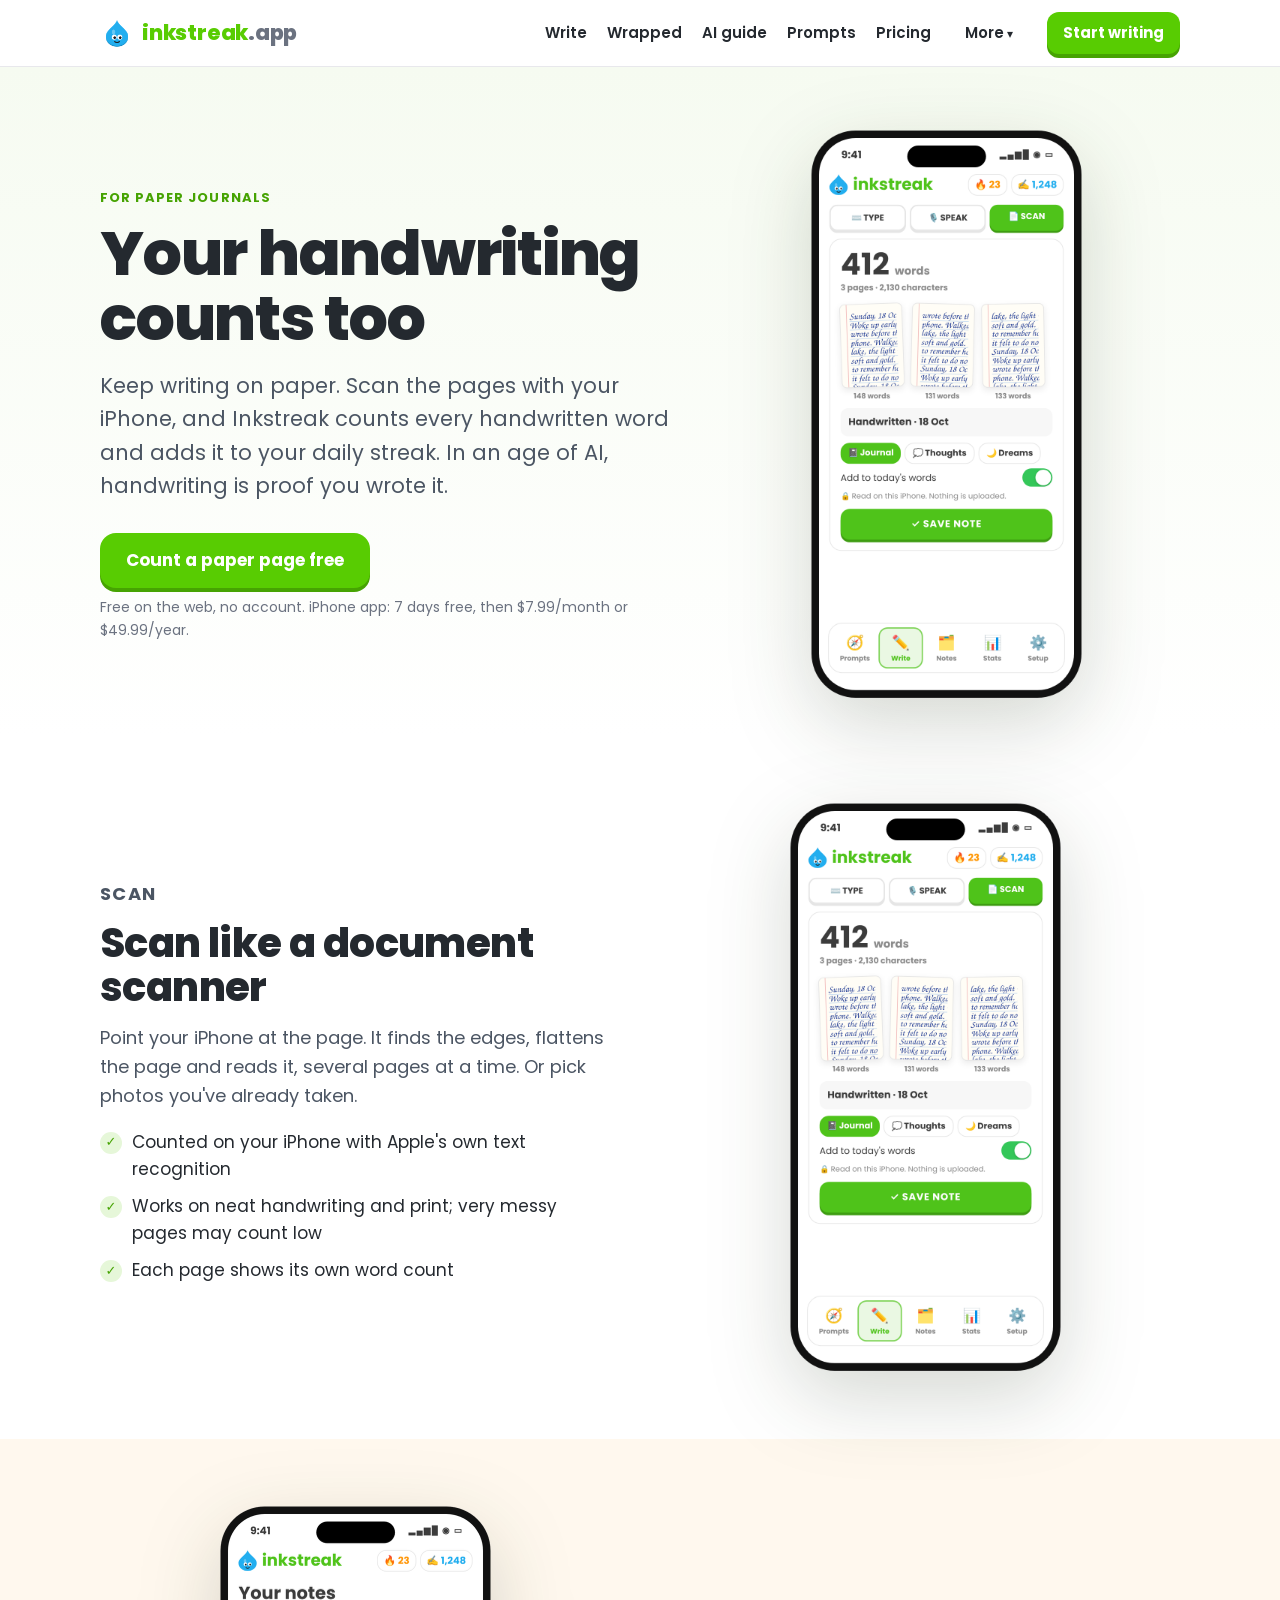
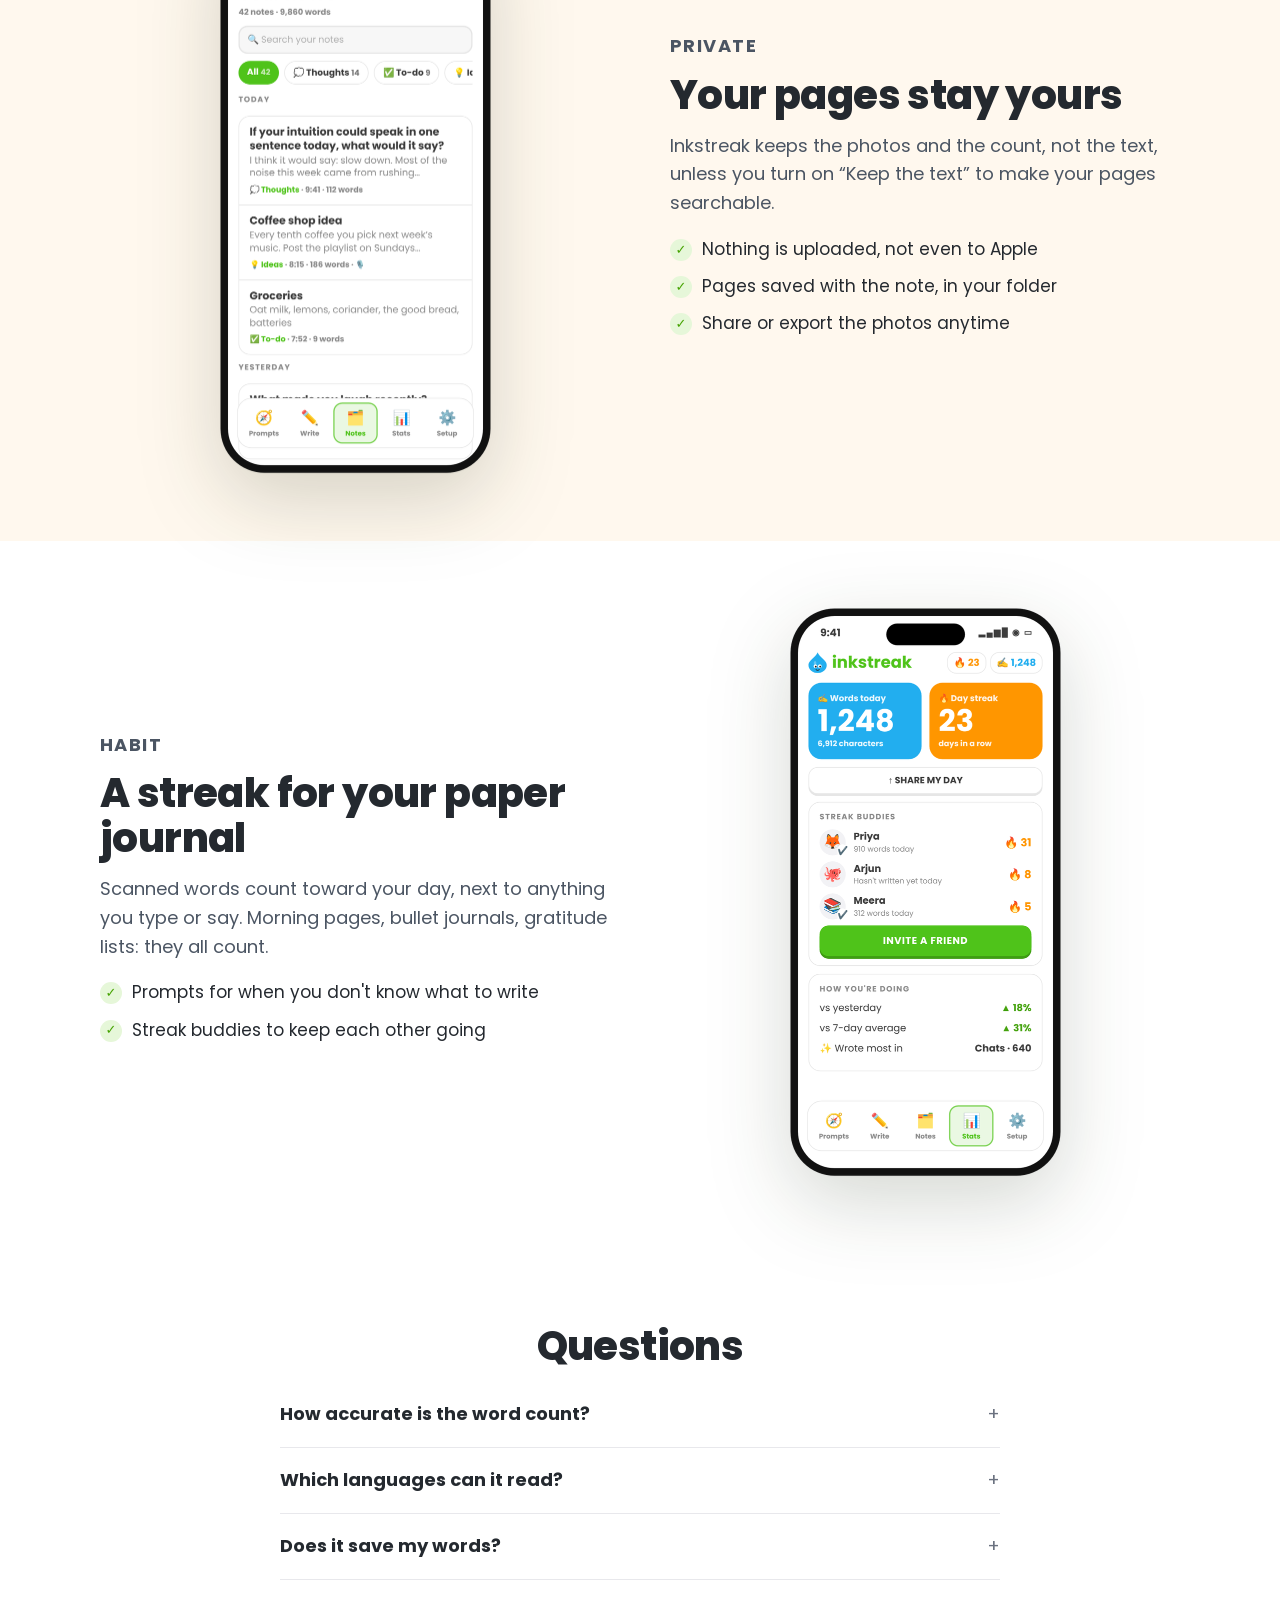
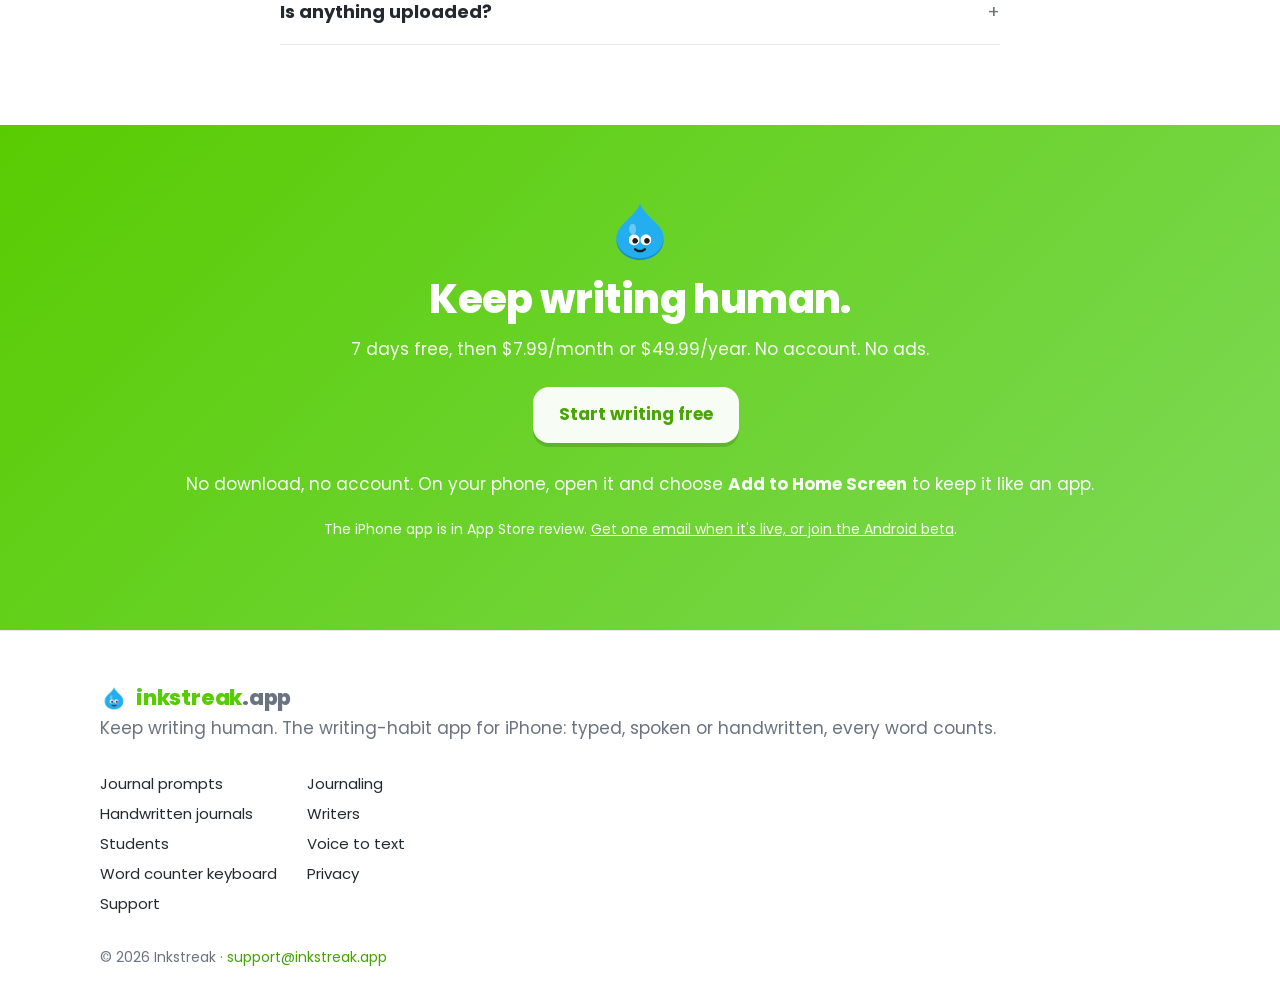
<file: handwritten-journal.html>
<!doctype html>
<html lang="en">
<head>
<meta charset="utf-8">
<meta name="viewport" content="width=device-width, initial-scale=1">
<title>Count the Words in Your Handwritten Journal — Inkstreak</title>
<meta name="description" content="Scan your paper journal with your iPhone and count the words you wrote by hand. Keep a daily writing streak with pen and paper. Private: read on your iPhone, nothing uploaded. 7 days free.">
<link rel="canonical" href="https://inkstreak.app/handwritten-journal.html">
<meta name="theme-color" content="#58CC02">
<meta property="og:type" content="website"><meta property="og:site_name" content="Inkstreak">
<meta property="og:title" content="Count the Words in Your Handwritten Journal — Inkstreak"><meta property="og:description" content="Scan your paper journal with your iPhone and count the words you wrote by hand. Keep a daily writing streak with pen and paper. Private: read on your iPhone, nothing uploaded. 7 days free.">
<meta property="og:url" content="https://inkstreak.app/handwritten-journal.html"><meta property="og:image" content="https://inkstreak.app/img/og.png">
<meta name="twitter:card" content="summary_large_image"><meta name="twitter:title" content="Count the Words in Your Handwritten Journal — Inkstreak">
<meta name="twitter:description" content="Scan your paper journal with your iPhone and count the words you wrote by hand. Keep a daily writing streak with pen and paper. Private: read on your iPhone, nothing uploaded. 7 days free."><meta name="twitter:image" content="https://inkstreak.app/img/og.png">

<link rel="icon" type="image/png" href="favicon.png"><link rel="apple-touch-icon" href="apple-touch-icon.png">
<link rel="preconnect" href="https://fonts.googleapis.com"><link rel="preconnect" href="https://fonts.gstatic.com" crossorigin>
<link href="https://fonts.googleapis.com/css2?family=Poppins:wght@400;500;600;700;800&family=Lora:ital,wght@0,500;1,500&display=swap" rel="stylesheet">
<link rel="stylesheet" href="style.css">
<script type="application/ld+json">{"@context": "https://schema.org", "@type": "SoftwareApplication", "name": "Inkstreak: Word Count Tracker", "alternateName": "Inkstreak", "operatingSystem": "iOS 18 or later", "applicationCategory": "ProductivityApplication", "description": "Keep writing human. Build a daily writing habit with journal prompts, voice notes, handwritten-journal scanning and a streak that counts every word you write. Private, on your iPhone.", "url": "https://inkstreak.app/", "image": "https://inkstreak.app/img/icon-512.png", "offers": [{"@type": "Offer", "name": "Inkstreak Plus monthly (7-day free trial)", "price": "7.99", "priceCurrency": "USD"}, {"@type": "Offer", "name": "Inkstreak Plus yearly (7-day free trial)", "price": "49.99", "priceCurrency": "USD"}]}</script>
<script type="application/ld+json">{"@context": "https://schema.org", "@type": "FAQPage", "mainEntity": [{"@type": "Question", "name": "How accurate is the word count?", "acceptedAnswer": {"@type": "Answer", "text": "Very good on printed text and neat handwriting, good on everyday handwriting, and lower on very messy cursive. A misread word still counts as a word, so the total is usually close."}}, {"@type": "Question", "name": "Which languages can it read?", "acceptedAnswer": {"@type": "Answer", "text": "Handwriting works best in English and other languages using the Latin alphabet. Other scripts, including Hindi, are limited for now."}}, {"@type": "Question", "name": "Does it save my words?", "acceptedAnswer": {"@type": "Answer", "text": "Only if you choose. By default Inkstreak saves the page photos and the count. Turn on “Keep the text” if you want to search your handwritten pages."}}, {"@type": "Question", "name": "Is anything uploaded?", "acceptedAnswer": {"@type": "Answer", "text": "No. The pages are read on your iPhone with Apple's built-in text recognition. Nothing goes to us or anyone else."}}]}</script>
<script type="application/ld+json">{"@context": "https://schema.org", "@type": "BreadcrumbList", "itemListElement": [{"@type": "ListItem", "position": 1, "name": "Inkstreak", "item": "https://inkstreak.app/"}, {"@type": "ListItem", "position": 2, "name": "Handwritten journals", "item": "https://inkstreak.app/handwritten-journal.html"}]}</script>
<script defer src="https://cloud.umami.is/script.js" data-website-id="fe1f036c-1ed7-4bc9-9ce5-910496a35b1e"></script>
</head>
<body>
<header class="top"><div class="wrap top-row">
  <a class="brand" href="./"><img src="inky.png" alt="" width="34" height="34"><span>inkstreak<i>.app</i></span></a>
  <nav aria-label="Main" class="main-nav"><a href="write/">Write</a><a href="wrapped/">Wrapped</a><a href="guide/">AI guide</a><a href="journal-prompts.html">Prompts</a><a href="index.html#pricing">Pricing</a></nav>
  <details class="menu"><summary aria-label="Menu"><span class="menu-more">More</span><span class="menu-burger" aria-hidden="true">☰</span></summary>
    <div class="menu-panel">
      <div><p class="menu-h">Free on the web</p><a href="write/">Write and track words</a><a href="write/#paper">Count a paper page</a><a href="write/#story">My Story, year by year</a><a href="wrapped/">Writing Wrapped</a><a href="guide/">Use your notes with AI</a></div>
      <div><p class="menu-h">The app</p><a href="index.html#features">How it works</a><a href="index.html#pricing">Pricing</a><a href="write/#get-app">iPhone and Android</a><a href="support.html">Help</a><a href="privacy.html">Privacy</a></div>
      <div><p class="menu-h">Guides</p><a href="journal-prompts.html">228 journal prompts</a><a href="journaling.html">Journaling</a><a href="handwritten-journal.html">Handwritten journals</a><a href="writers.html">For writers</a><a href="students.html">For students</a><a href="voice-to-text.html">Voice to text</a><a href="typing-stats.html">Word counter keyboard</a></div>
    </div>
  </details>
  <a class="btn small top-cta" href="write/">Start writing</a>
</div></header>
<main>
<section class="hero sub"><div class="wrap hero-grid">
<div><p class="kicker">For paper journals</p><h1>Your handwriting counts too</h1><p class="lead">Keep writing on paper. Scan the pages with your iPhone, and Inkstreak counts every handwritten word and adds it to your daily streak. In an age of AI, handwriting is proof you wrote it.</p><a class="btn" href="write/#paper">Count a paper page free</a><p class="muted small">Free on the web, no account. iPhone app: 7 days free, then <span data-inr="₹99">$7.99</span>/month or <span data-inr="₹999">$49.99</span>/year.</p></div>
<div class="hero-img"><img class="phone " src="screen-scan.png" alt="Scanned handwritten journal pages with a word count" width="285" height="582" loading="lazy"></div></div></section><section class="feature"><div class="wrap feature-grid">
<div class="feature-text"><p class="kicker">Scan</p><h2>Scan like a document scanner</h2><p>Point your iPhone at the page. It finds the edges, flattens the page and reads it, several pages at a time. Or pick photos you've already taken.</p><ul class="ticks"><li>Counted on your iPhone with Apple's own text recognition</li><li>Works on neat handwriting and print; very messy pages may count low</li><li>Each page shows its own word count</li></ul></div>
<div class="feature-img"><img class="phone " src="screen-scan.png" alt="Scan result" width="285" height="582" loading="lazy"></div></div></section><section class="feature flip"><div class="wrap feature-grid">
<div class="feature-text"><p class="kicker">Private</p><h2>Your pages stay yours</h2><p>Inkstreak keeps the photos and the count, not the text, unless you turn on “Keep the text” to make your pages searchable.</p><ul class="ticks"><li>Nothing is uploaded, not even to Apple</li><li>Pages saved with the note, in your folder</li><li>Share or export the photos anytime</li></ul></div>
<div class="feature-img"><img class="phone " src="screen-notes.png" alt="Notes with a scanned entry" width="285" height="582" loading="lazy"></div></div></section><section class="feature"><div class="wrap feature-grid">
<div class="feature-text"><p class="kicker">Habit</p><h2>A streak for your paper journal</h2><p>Scanned words count toward your day, next to anything you type or say. Morning pages, bullet journals, gratitude lists: they all count.</p><ul class="ticks"><li>Prompts for when you don't know what to write</li><li>Streak buddies to keep each other going</li></ul></div>
<div class="feature-img"><img class="phone " src="screen-stats.png" alt="Streak and words today" width="285" height="582" loading="lazy"></div></div></section>
<section class="section"><div class="wrap narrow"><h2 class="center">Questions</h2><details><summary>How accurate is the word count?</summary><p>Very good on printed text and neat handwriting, good on everyday handwriting, and lower on very messy cursive. A misread word still counts as a word, so the total is usually close.</p></details><details><summary>Which languages can it read?</summary><p>Handwriting works best in English and other languages using the Latin alphabet. Other scripts, including Hindi, are limited for now.</p></details><details><summary>Does it save my words?</summary><p>Only if you choose. By default Inkstreak saves the page photos and the count. Turn on “Keep the text” if you want to search your handwritten pages.</p></details><details><summary>Is anything uploaded?</summary><p>No. The pages are read on your iPhone with Apple's built-in text recognition. Nothing goes to us or anyone else.</p></details></div></section>
<section class="cta-band" id="get"><div class="wrap center">
  <img src="inky.png" alt="" width="72" height="72">
  <h2>Keep writing human.</h2>
  <p>7 days free, then <span data-inr="₹99">$7.99</span>/month or <span data-inr="₹999">$49.99</span>/year. No account. No ads.</p>
  <p><a class="btn" href="write/">Start writing free</a></p>
  <p>No download, no account. On your phone, open it and choose <b>Add to Home Screen</b> to keep it like an app.</p>
  <p class="small">The iPhone app is in App Store review. <a style="color:#fff;text-decoration:underline" href="write/#get-app">Get one email when it's live, or join the Android beta</a>.</p>
</div></section>
</main>
<footer class="foot"><div class="wrap foot-row">
  <div><a class="brand" href="./"><img src="inky.png" alt="" width="28" height="28"><span>inkstreak<i>.app</i></span></a>
  <p class="muted">Keep writing human. The writing-habit app for iPhone: typed, spoken or handwritten, every word counts.</p></div>
  <nav aria-label="Footer">
    <a href="journal-prompts.html">Journal prompts</a><a href="journaling.html">Journaling</a><a href="handwritten-journal.html">Handwritten journals</a><a href="writers.html">Writers</a>
    <a href="students.html">Students</a><a href="voice-to-text.html">Voice to text</a><a href="typing-stats.html">Word counter keyboard</a>
    <a href="privacy.html">Privacy</a><a href="support.html">Support</a></nav>
</div><div class="wrap muted small-print">© 2026 Inkstreak · <a href="mailto:support@inkstreak.app">support@inkstreak.app</a></div></footer>
<script>
(function(){try{var tz=Intl.DateTimeFormat().resolvedOptions().timeZone||"";
if(tz==="Asia/Kolkata"||tz==="Asia/Calcutta"){document.querySelectorAll("[data-inr]").forEach(function(el){el.textContent=el.getAttribute("data-inr");});
document.documentElement.classList.add("in");}}catch(e){}})();
</script>
<script id="menu-close">document.querySelectorAll(".menu a").forEach(function(a){a.addEventListener("click",function(){var d=a.closest("details");if(d)d.open=false;});});document.addEventListener("click",function(e){document.querySelectorAll(".menu[open]").forEach(function(d){if(!d.contains(e.target))d.open=false;});});</script>
</body>
</html>
</file>
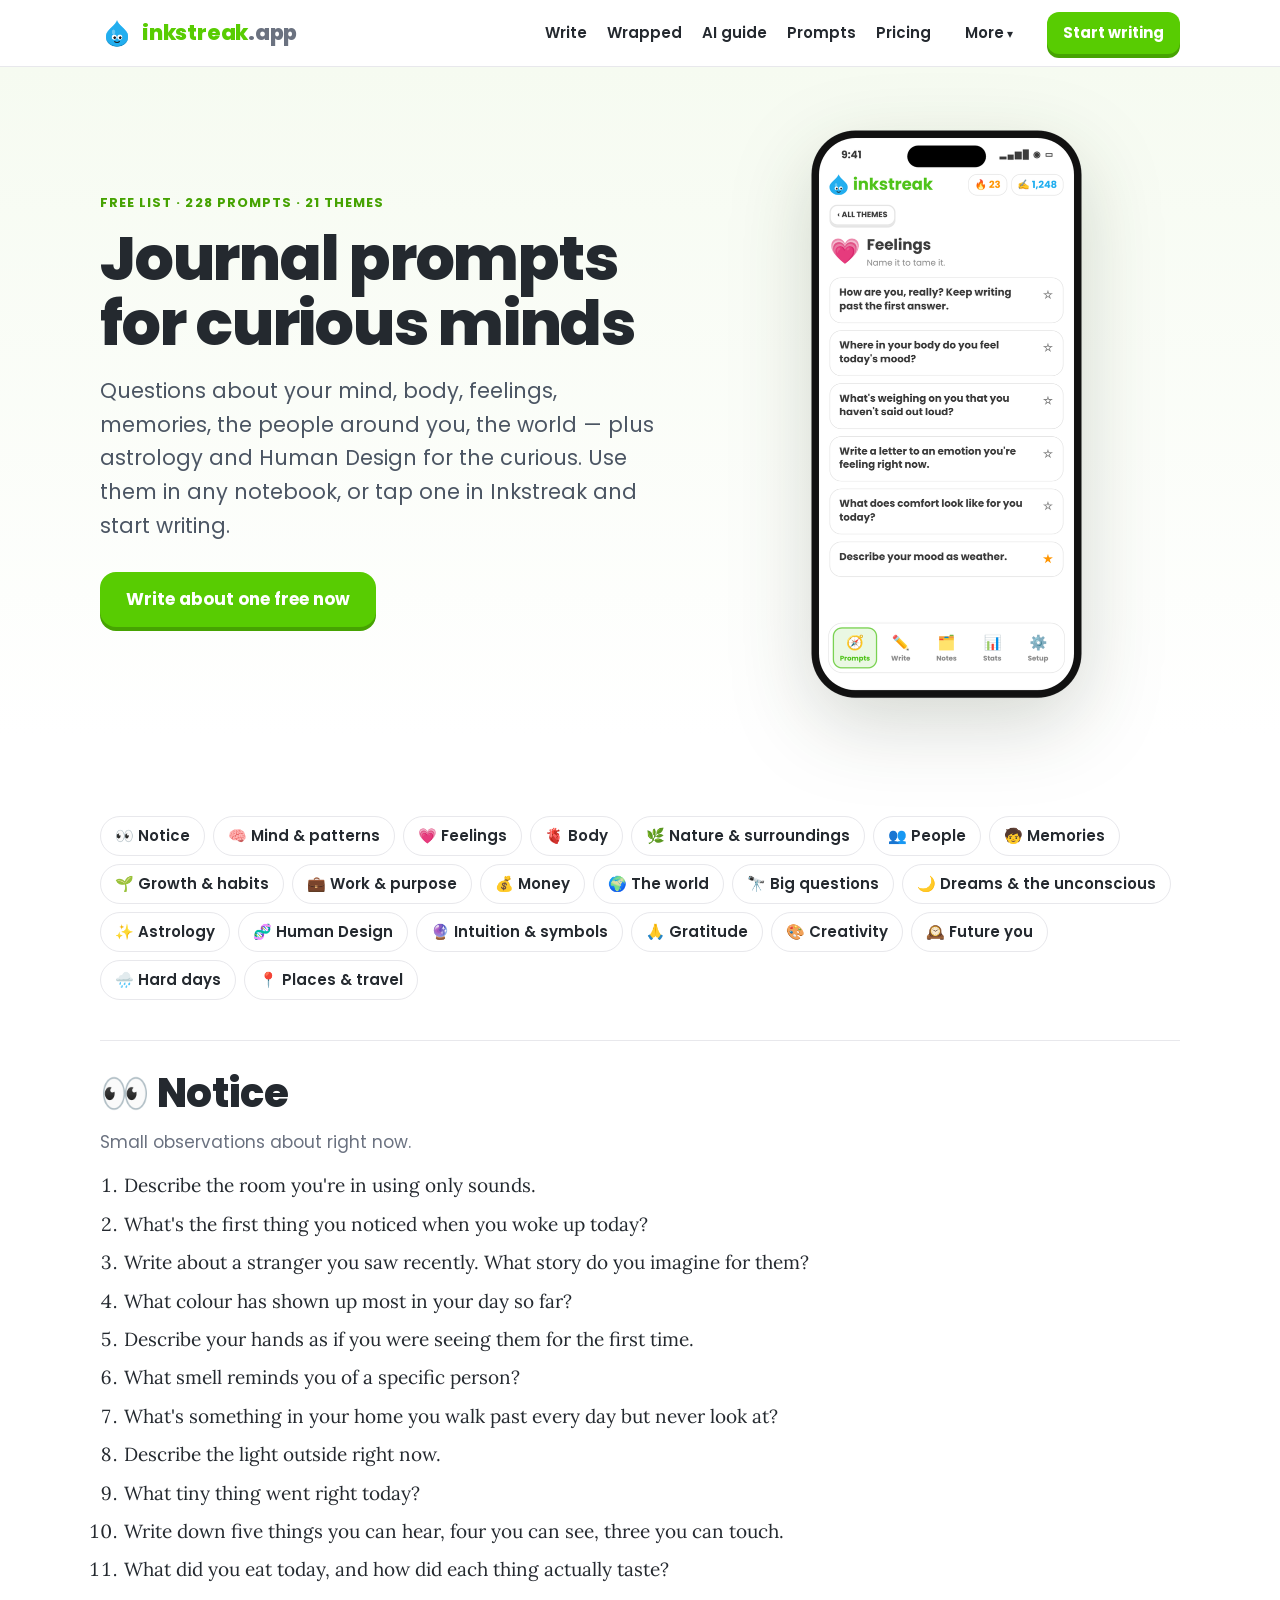
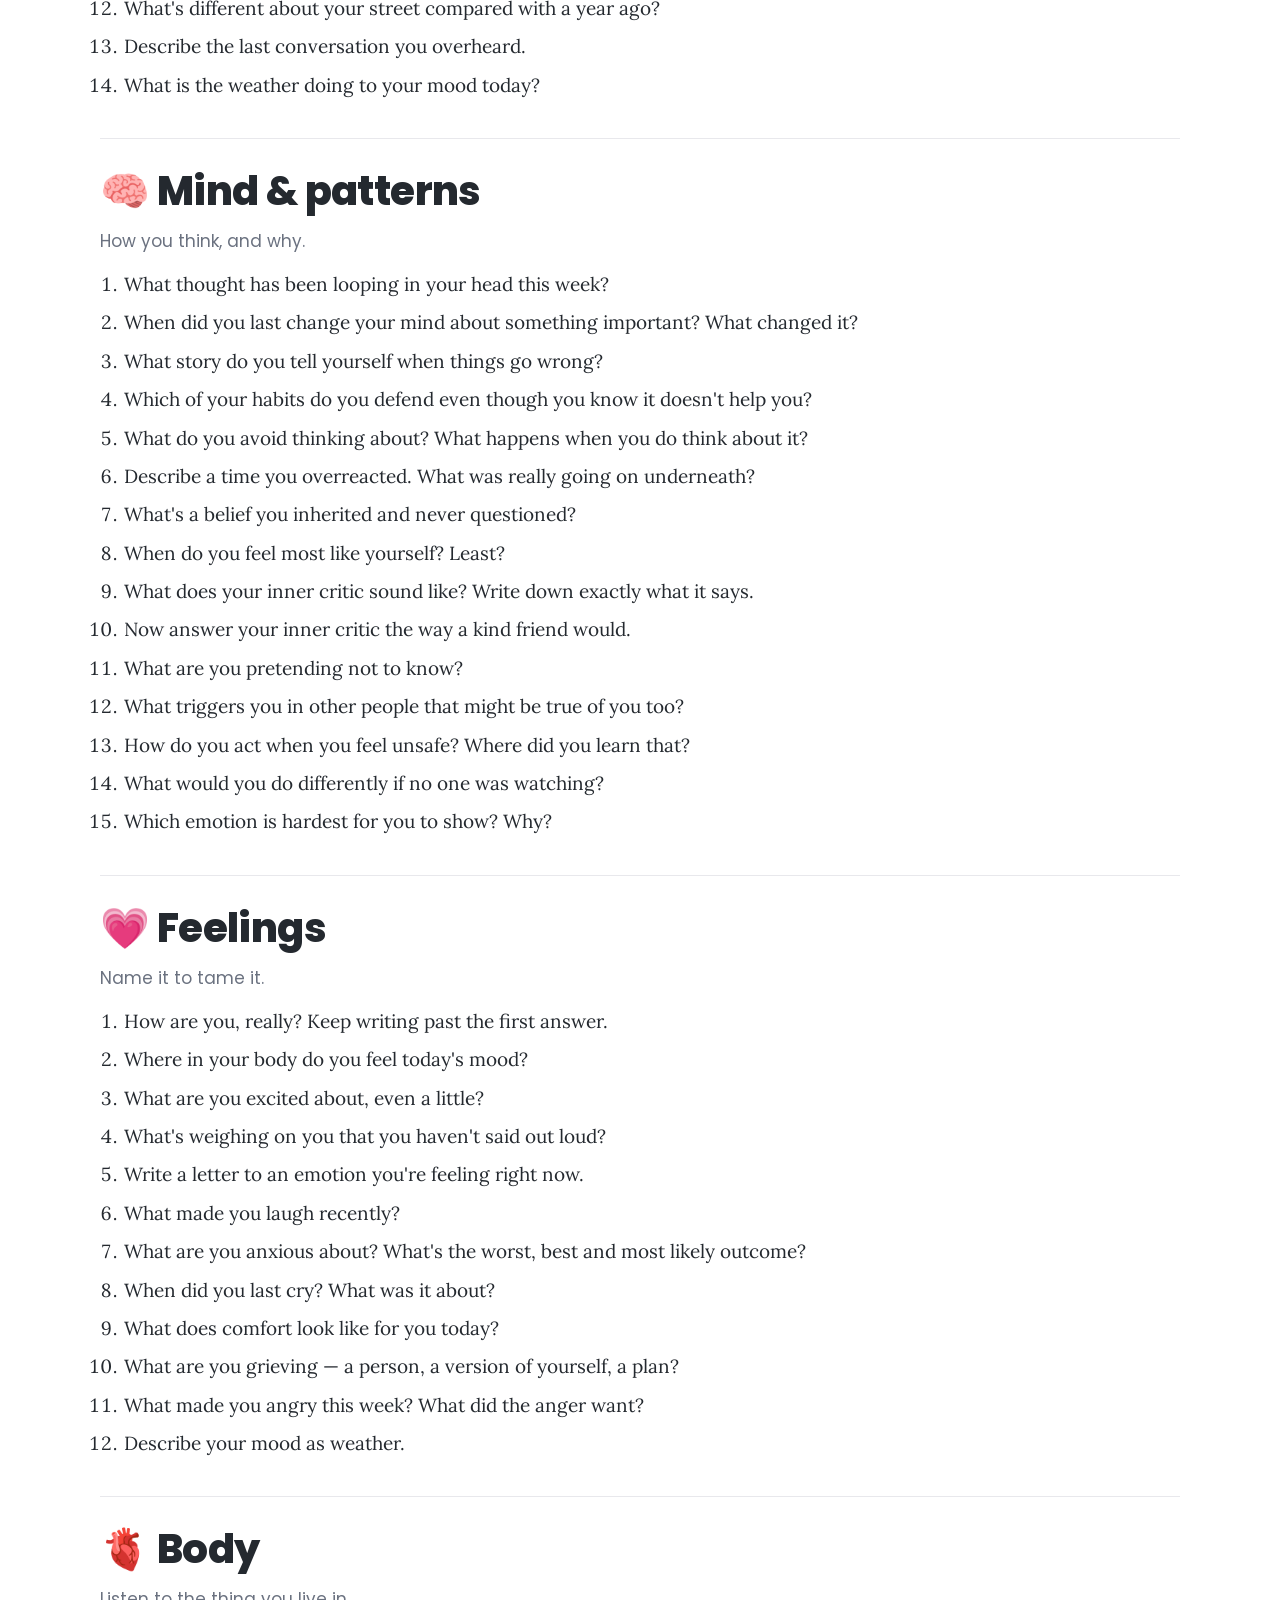
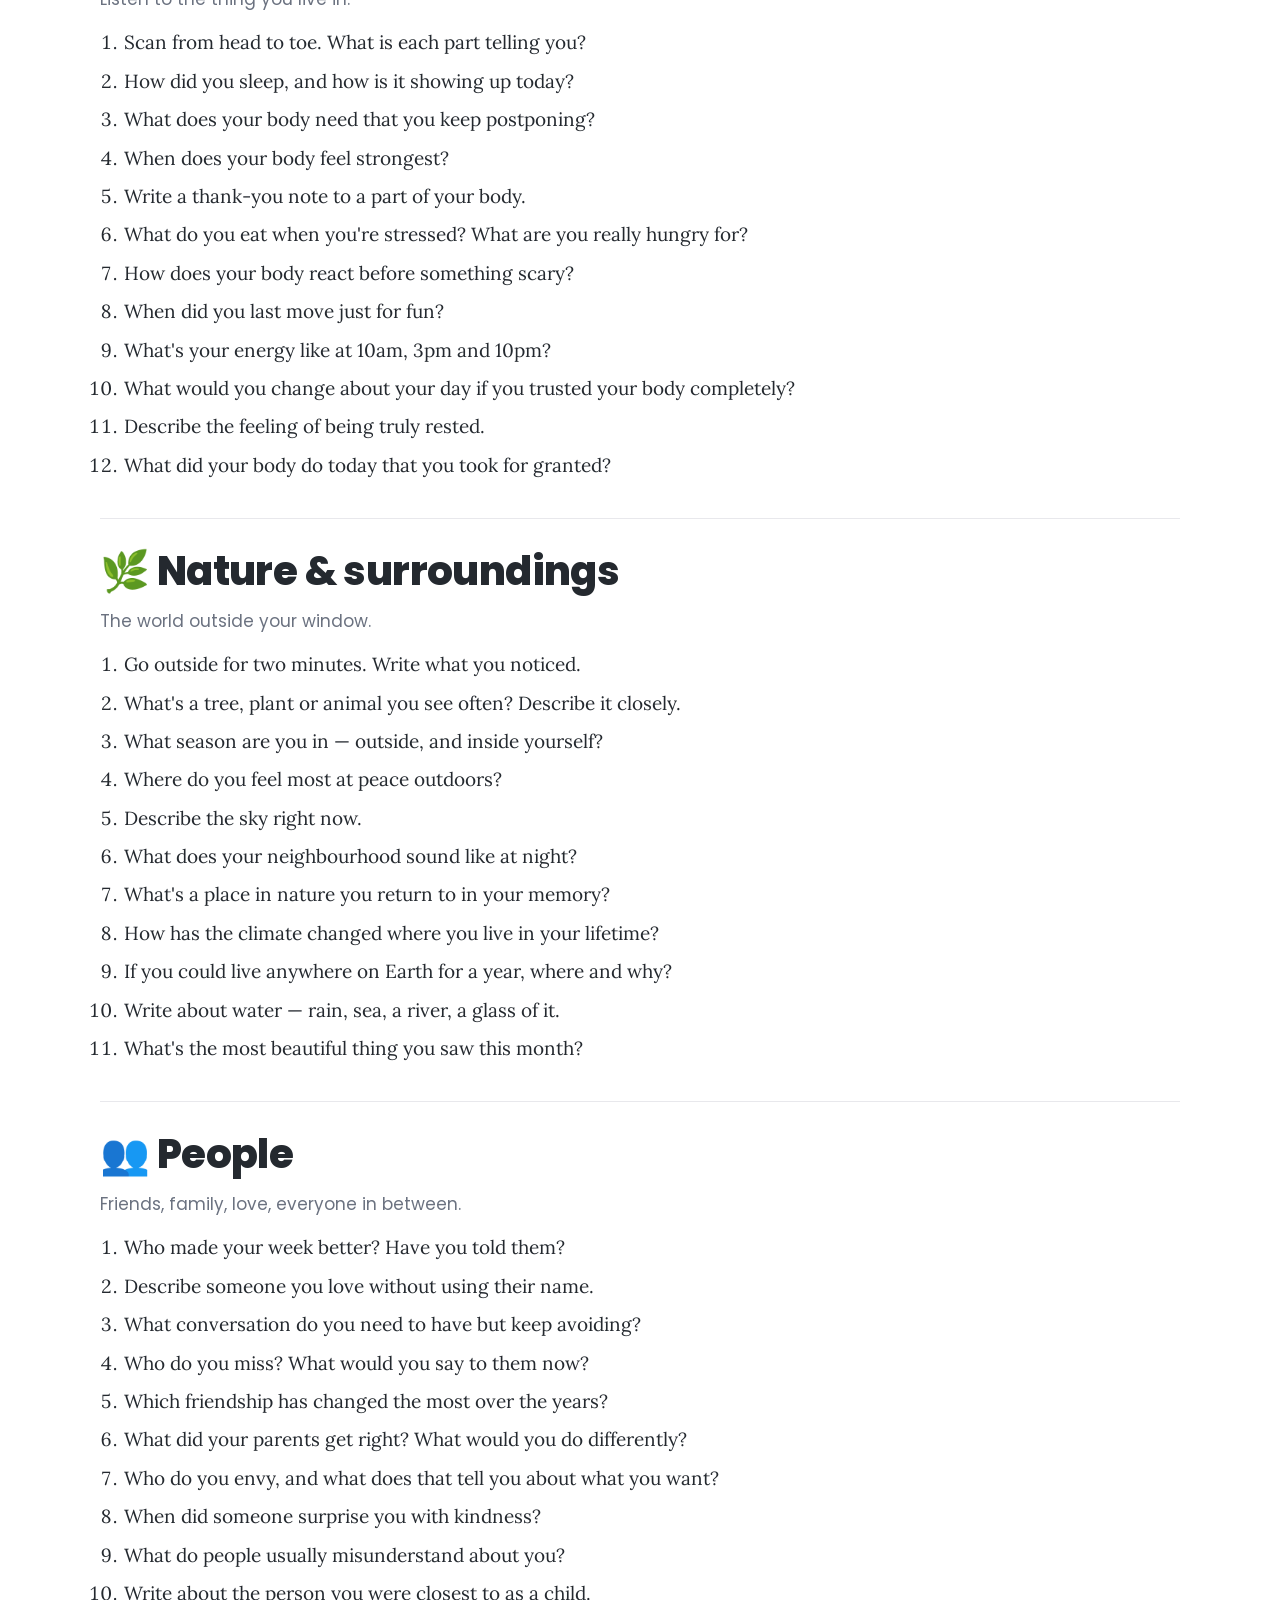
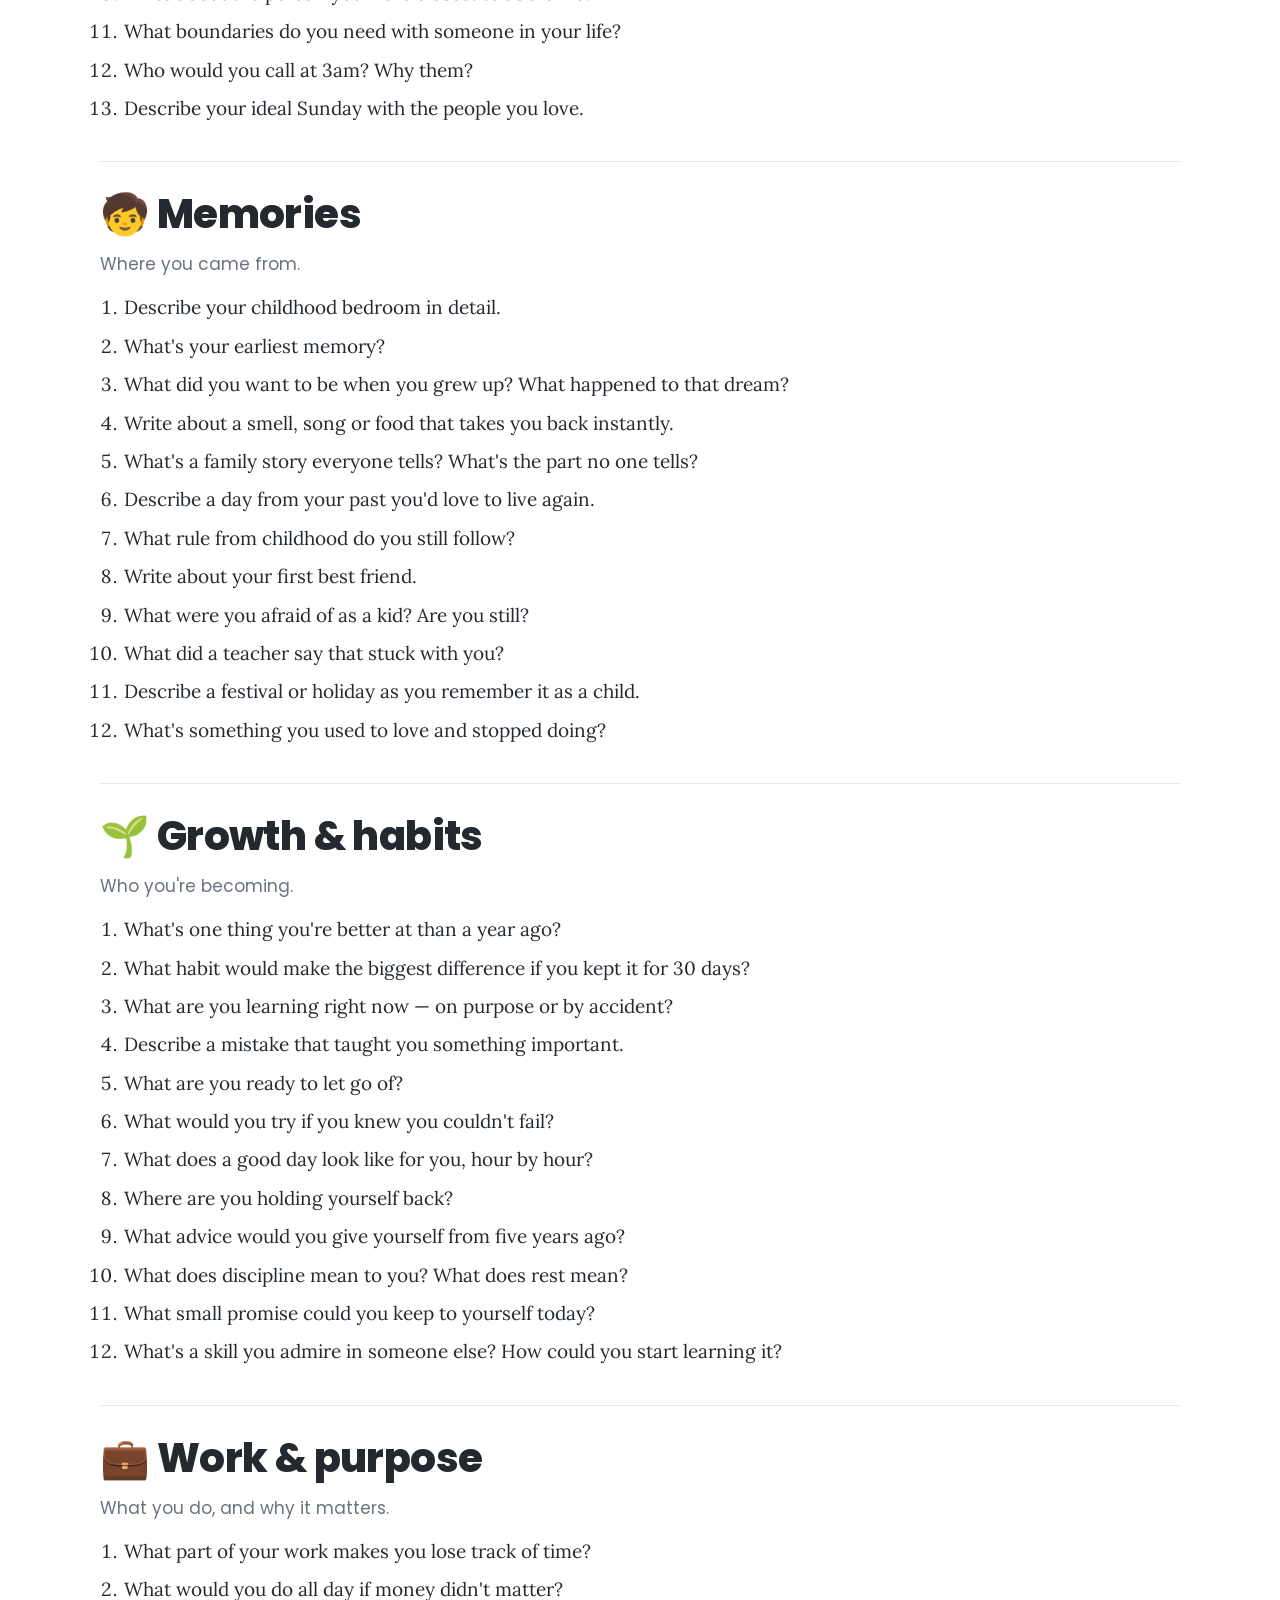
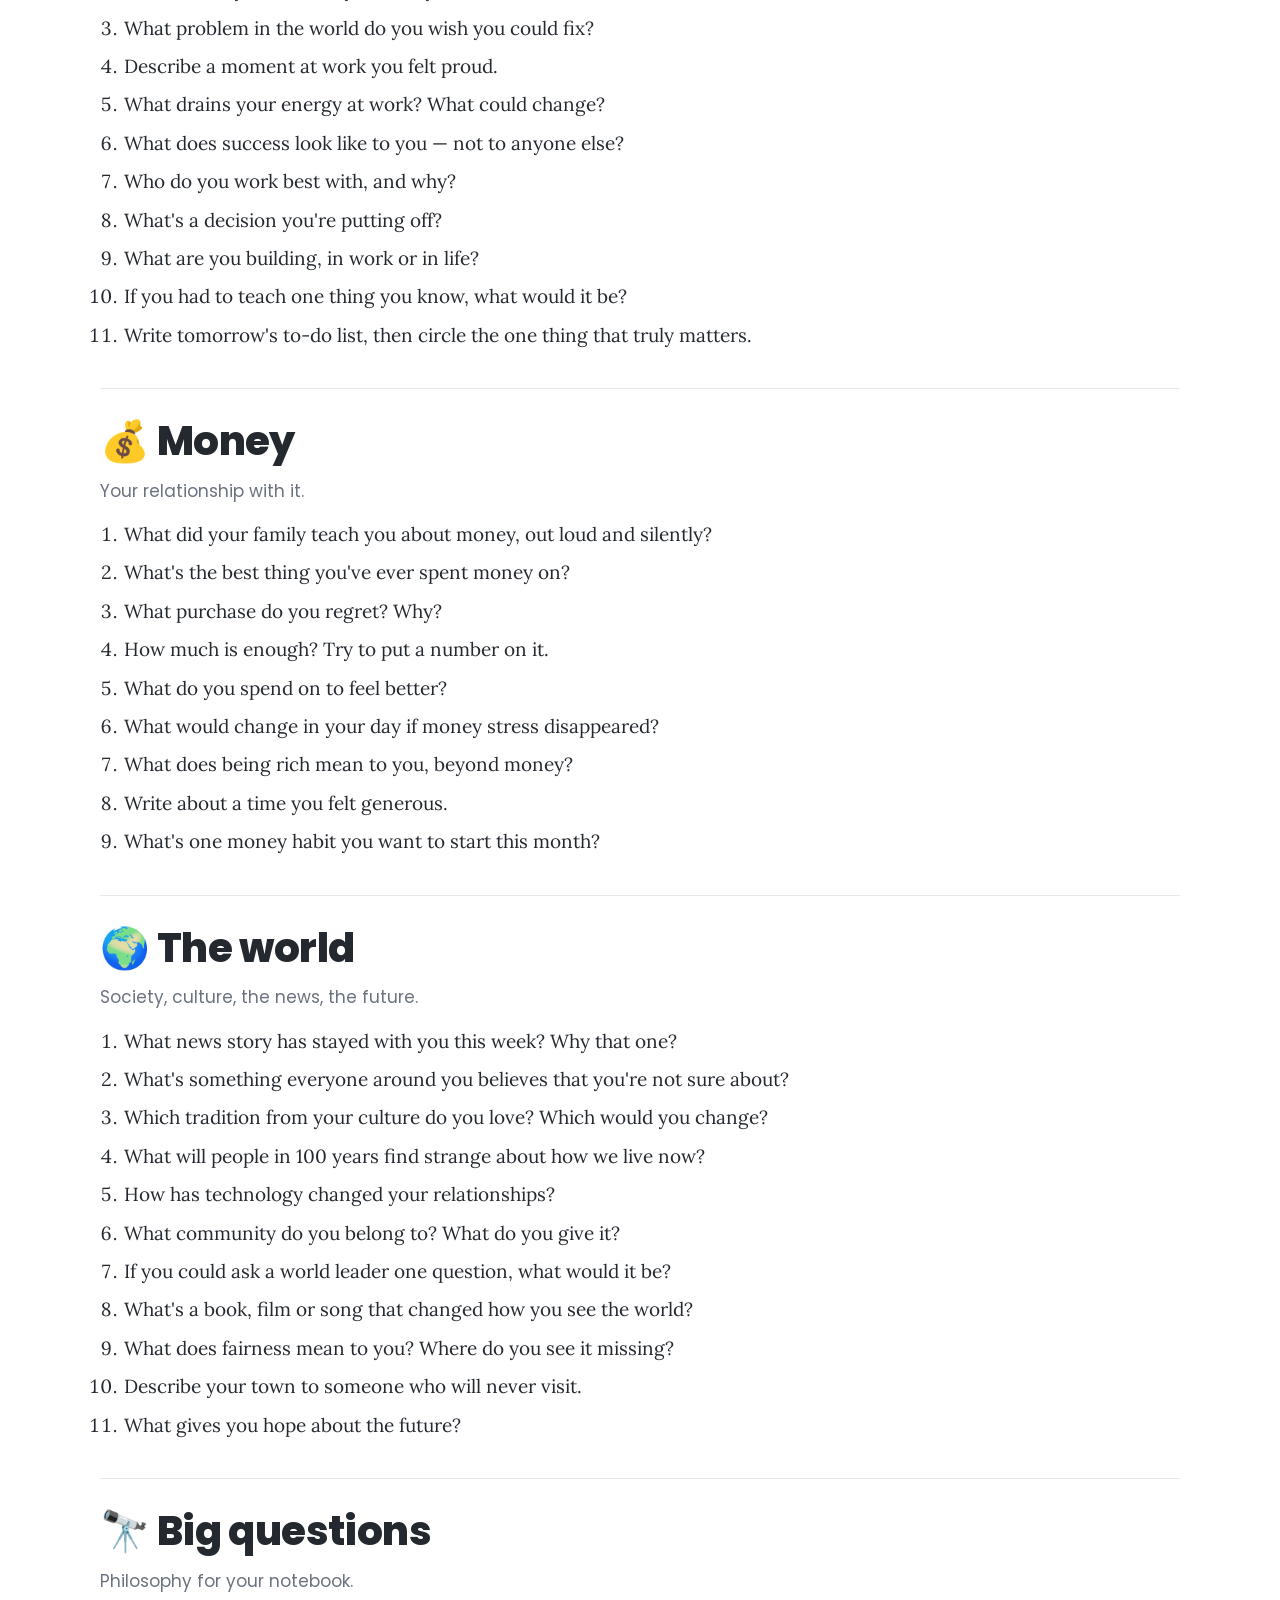
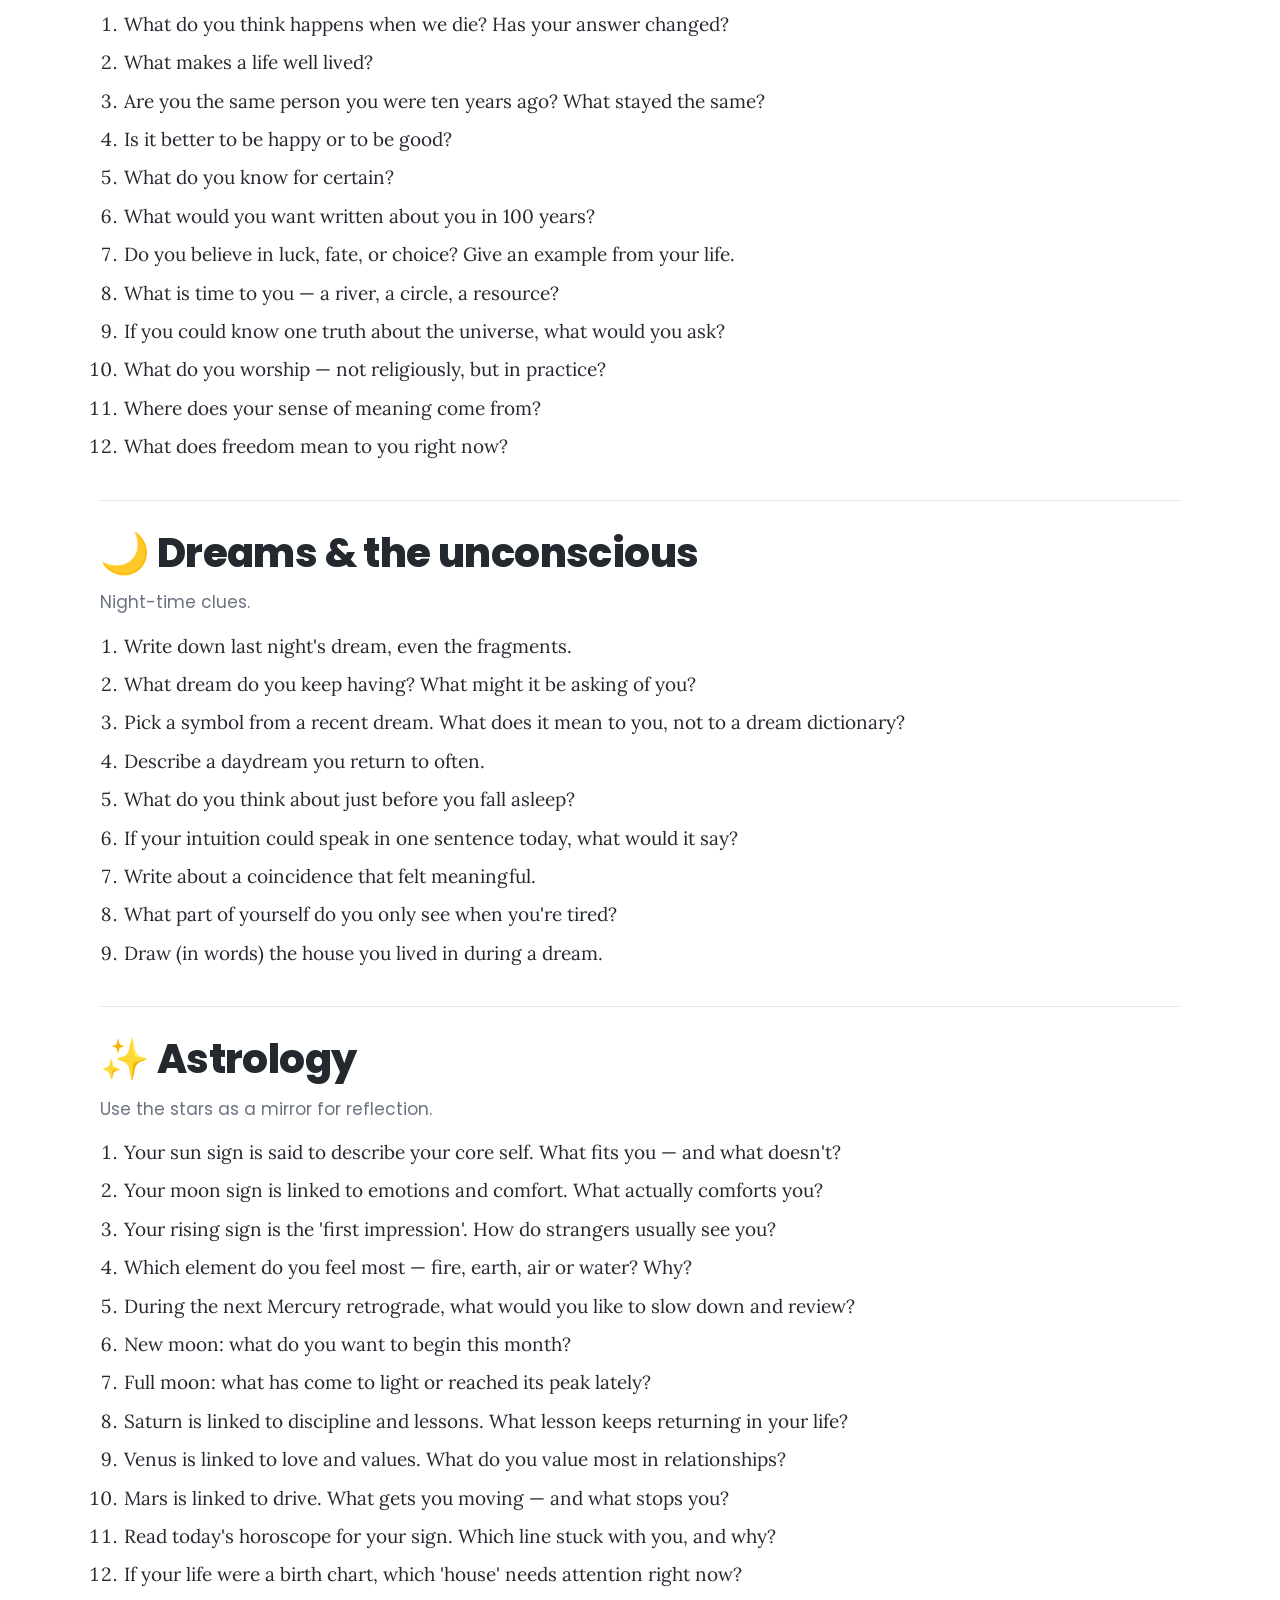
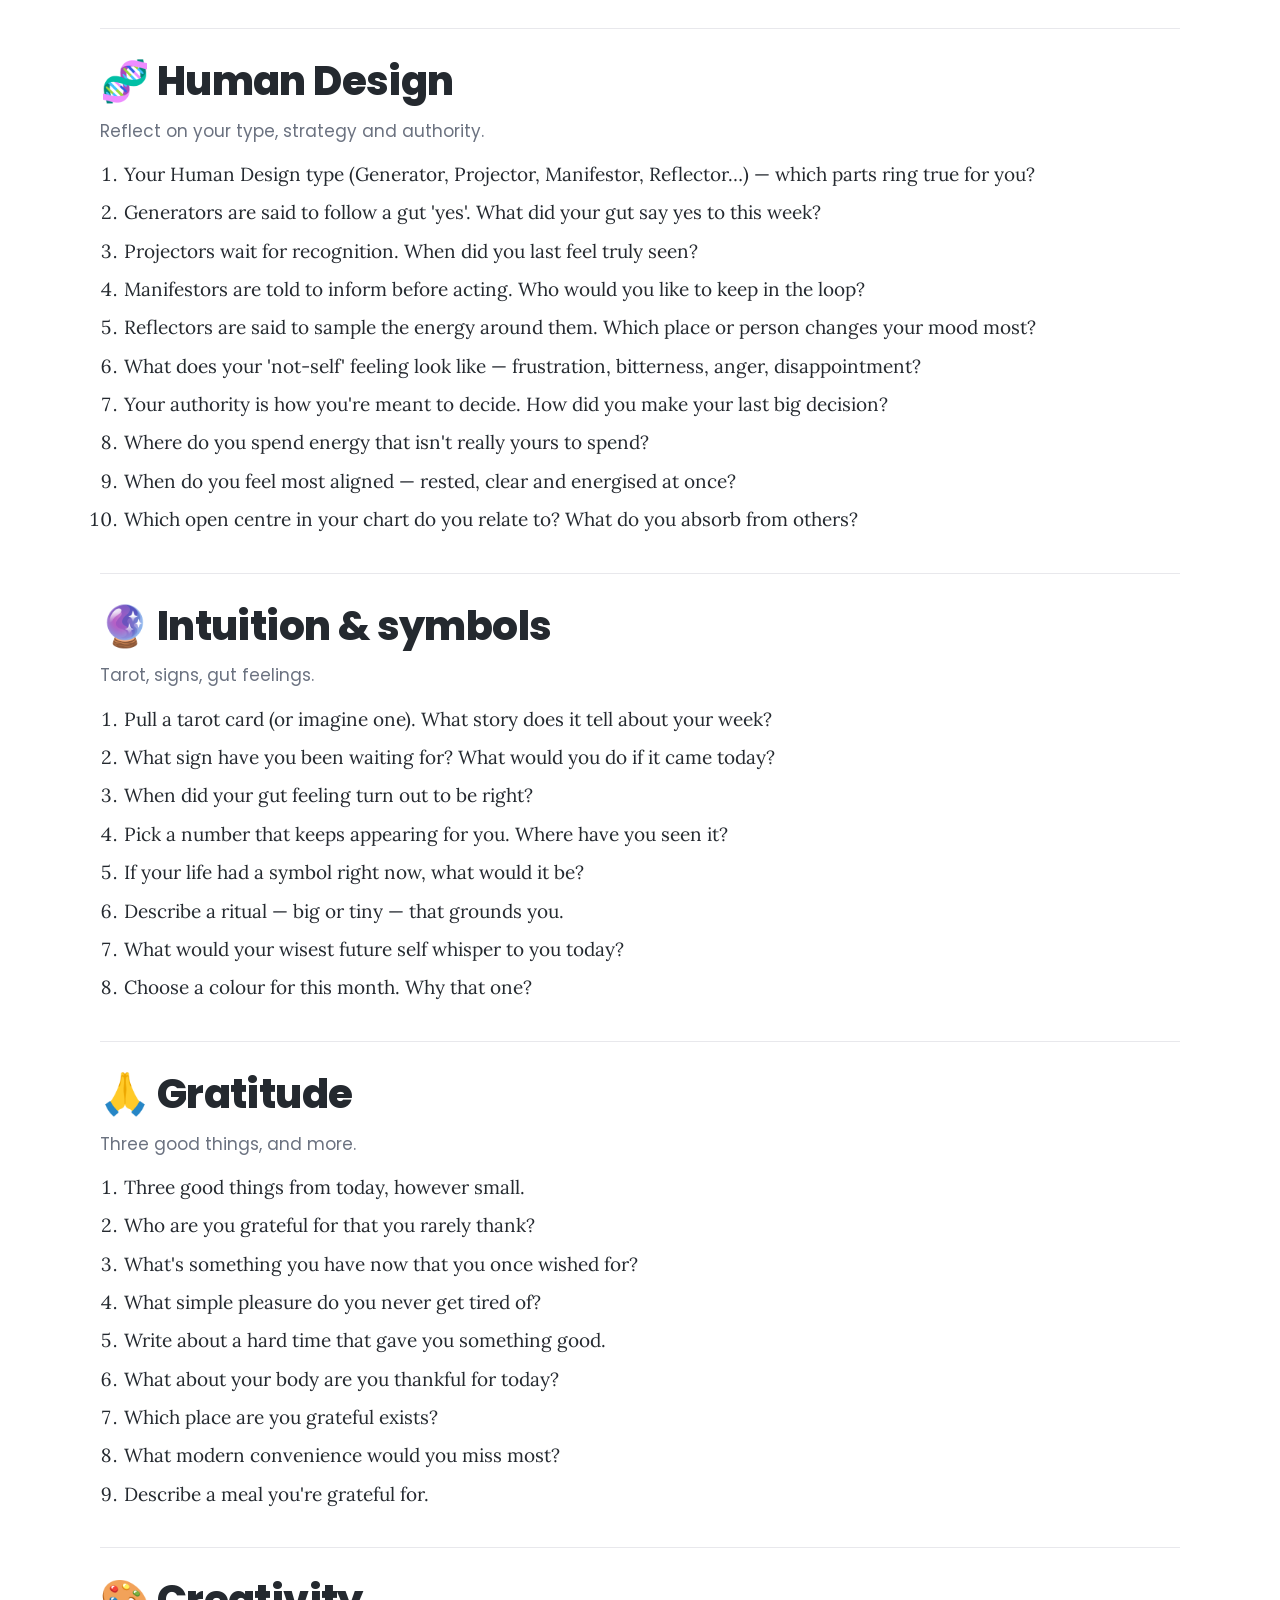
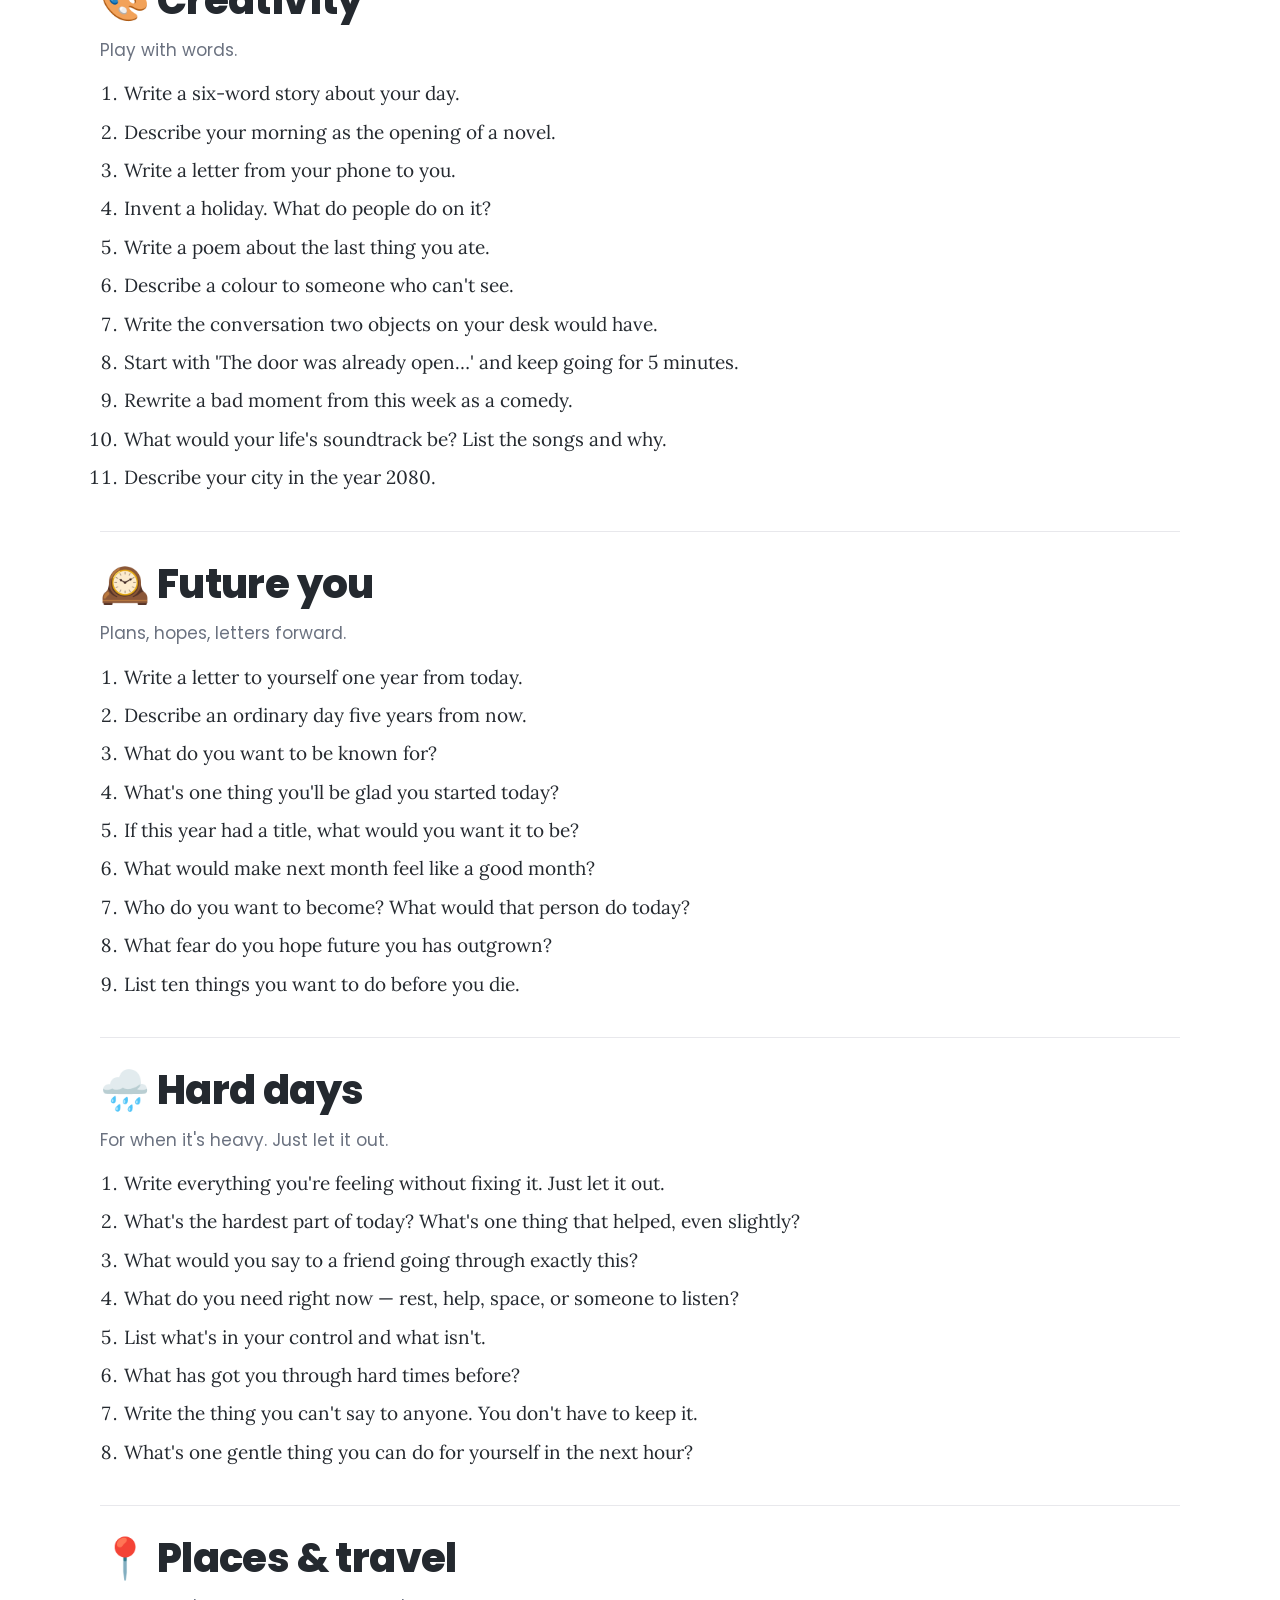
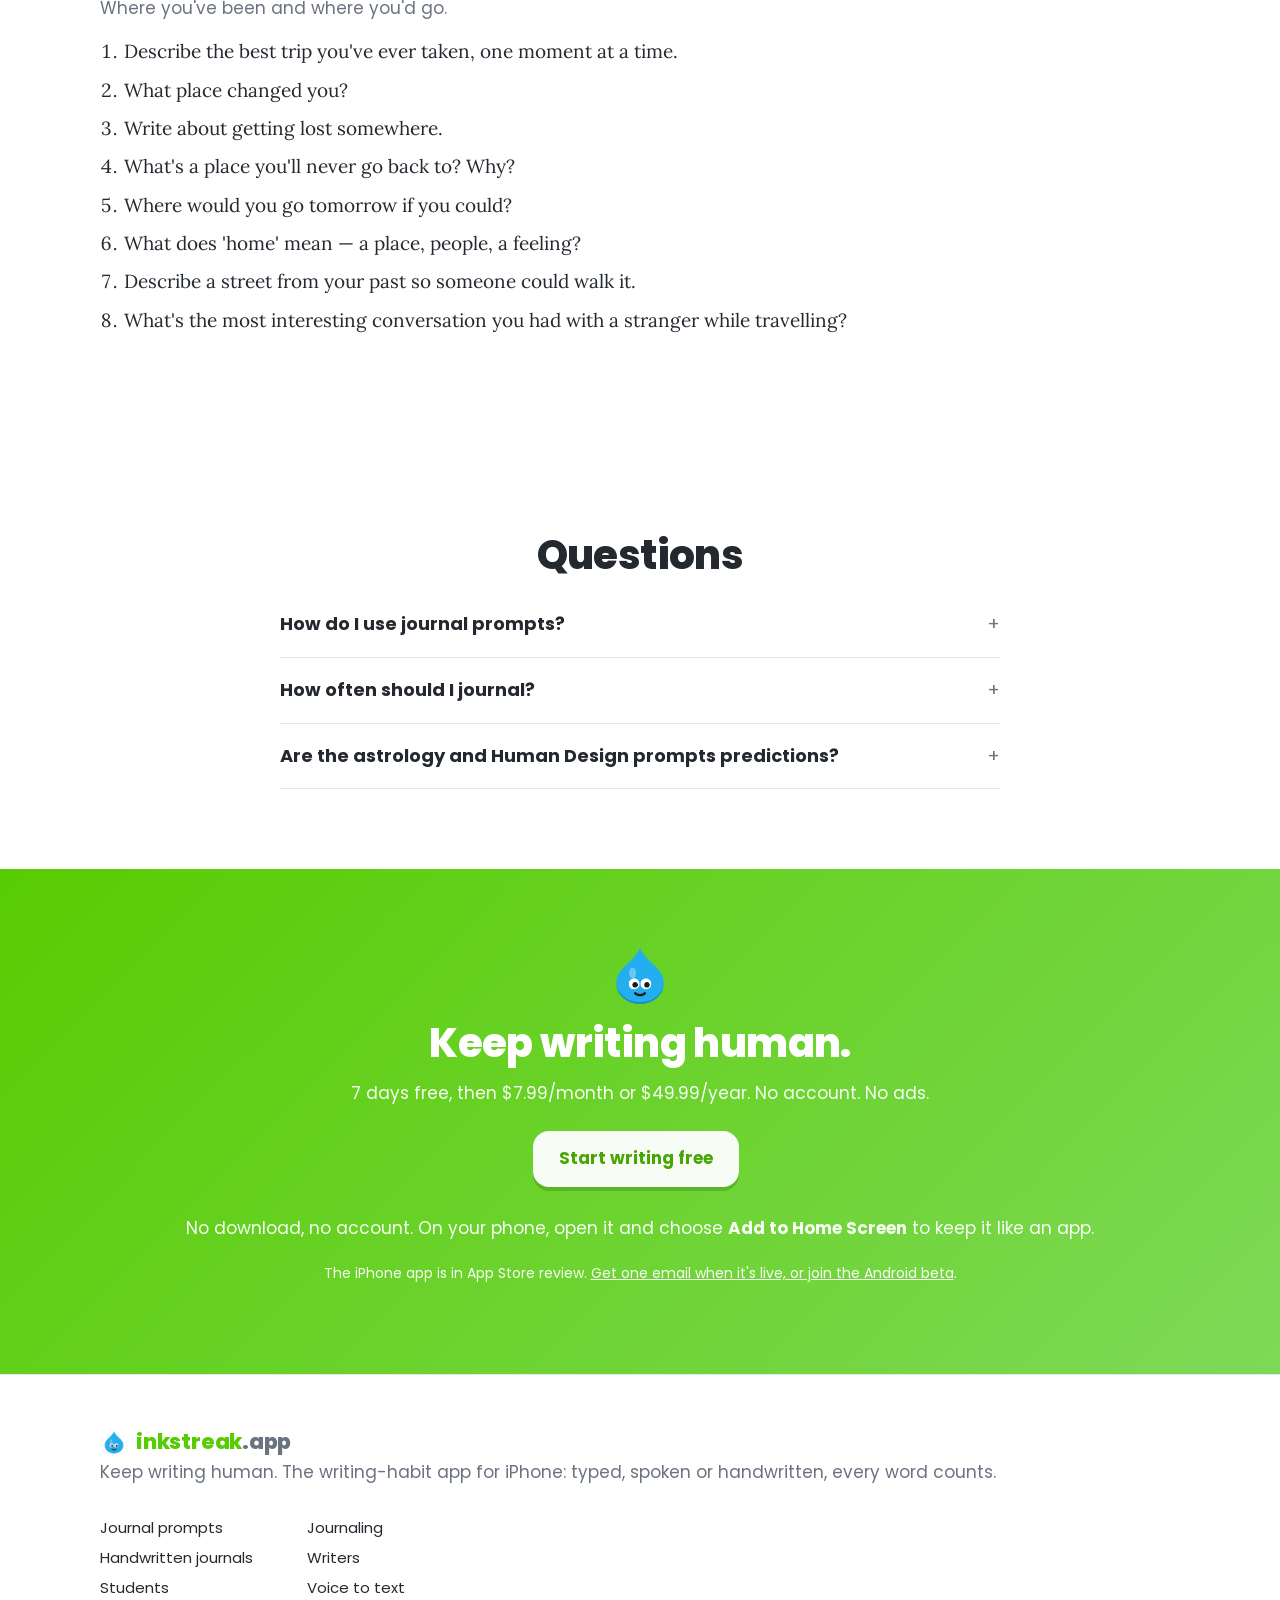
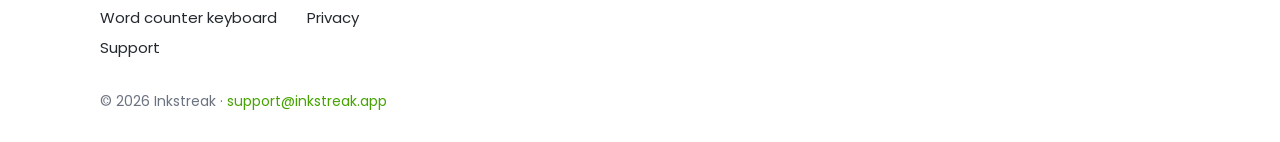
<file: journal-prompts.html>
<!doctype html>
<html lang="en">
<head>
<meta charset="utf-8">
<meta name="viewport" content="width=device-width, initial-scale=1">
<title>228 Journal Prompts for Self-Discovery (Free List) — Inkstreak</title>
<meta name="description" content="A free list of 228 journal prompts in 21 themes: feelings, the body, memories, people, money, big questions, dreams, gratitude, astrology, Human Design and more.">
<link rel="canonical" href="https://inkstreak.app/journal-prompts.html">
<meta name="theme-color" content="#58CC02">
<meta property="og:type" content="website"><meta property="og:site_name" content="Inkstreak">
<meta property="og:title" content="228 Journal Prompts for Self-Discovery (Free List) — Inkstreak"><meta property="og:description" content="A free list of 228 journal prompts in 21 themes: feelings, the body, memories, people, money, big questions, dreams, gratitude, astrology, Human Design and more.">
<meta property="og:url" content="https://inkstreak.app/journal-prompts.html"><meta property="og:image" content="https://inkstreak.app/img/og.png">
<meta name="twitter:card" content="summary_large_image"><meta name="twitter:title" content="228 Journal Prompts for Self-Discovery (Free List) — Inkstreak">
<meta name="twitter:description" content="A free list of 228 journal prompts in 21 themes: feelings, the body, memories, people, money, big questions, dreams, gratitude, astrology, Human Design and more."><meta name="twitter:image" content="https://inkstreak.app/img/og.png">

<link rel="icon" type="image/png" href="favicon.png"><link rel="apple-touch-icon" href="apple-touch-icon.png">
<link rel="preconnect" href="https://fonts.googleapis.com"><link rel="preconnect" href="https://fonts.gstatic.com" crossorigin>
<link href="https://fonts.googleapis.com/css2?family=Poppins:wght@400;500;600;700;800&family=Lora:ital,wght@0,500;1,500&display=swap" rel="stylesheet">
<link rel="stylesheet" href="style.css">
<script type="application/ld+json">{"@context": "https://schema.org", "@type": "SoftwareApplication", "name": "Inkstreak: Word Count Tracker", "alternateName": "Inkstreak", "operatingSystem": "iOS 18 or later", "applicationCategory": "ProductivityApplication", "description": "Keep writing human. Build a daily writing habit with journal prompts, voice notes, handwritten-journal scanning and a streak that counts every word you write. Private, on your iPhone.", "url": "https://inkstreak.app/", "image": "https://inkstreak.app/img/icon-512.png", "offers": [{"@type": "Offer", "name": "Inkstreak Plus monthly (7-day free trial)", "price": "7.99", "priceCurrency": "USD"}, {"@type": "Offer", "name": "Inkstreak Plus yearly (7-day free trial)", "price": "49.99", "priceCurrency": "USD"}]}</script>
<script type="application/ld+json">{"@context": "https://schema.org", "@type": "FAQPage", "mainEntity": [{"@type": "Question", "name": "How do I use journal prompts?", "acceptedAnswer": {"@type": "Answer", "text": "Pick one that catches your eye and write for five minutes without stopping. Don't edit — just follow the thought. If a prompt doesn't fit today, skip it."}}, {"@type": "Question", "name": "How often should I journal?", "acceptedAnswer": {"@type": "Answer", "text": "A little every day beats a lot once a week. Even three sentences keep the habit alive — that's why Inkstreak counts a streak, not a word goal."}}, {"@type": "Question", "name": "Are the astrology and Human Design prompts predictions?", "acceptedAnswer": {"@type": "Answer", "text": "No. They use astrology and Human Design as a mirror for reflection — questions to help you notice what's true for you."}}]}</script>
<script type="application/ld+json">{"@context": "https://schema.org", "@type": "BreadcrumbList", "itemListElement": [{"@type": "ListItem", "position": 1, "name": "Inkstreak", "item": "https://inkstreak.app/"}, {"@type": "ListItem", "position": 2, "name": "Journal prompts", "item": "https://inkstreak.app/journal-prompts.html"}]}</script>
<script defer src="https://cloud.umami.is/script.js" data-website-id="fe1f036c-1ed7-4bc9-9ce5-910496a35b1e"></script>
</head>
<body>
<header class="top"><div class="wrap top-row">
  <a class="brand" href="./"><img src="inky.png" alt="" width="34" height="34"><span>inkstreak<i>.app</i></span></a>
  <nav aria-label="Main" class="main-nav"><a href="write/">Write</a><a href="wrapped/">Wrapped</a><a href="guide/">AI guide</a><a href="journal-prompts.html">Prompts</a><a href="index.html#pricing">Pricing</a></nav>
  <details class="menu"><summary aria-label="Menu"><span class="menu-more">More</span><span class="menu-burger" aria-hidden="true">☰</span></summary>
    <div class="menu-panel">
      <div><p class="menu-h">Free on the web</p><a href="write/">Write and track words</a><a href="write/#paper">Count a paper page</a><a href="write/#story">My Story, year by year</a><a href="wrapped/">Writing Wrapped</a><a href="guide/">Use your notes with AI</a></div>
      <div><p class="menu-h">The app</p><a href="index.html#features">How it works</a><a href="index.html#pricing">Pricing</a><a href="write/#get-app">iPhone and Android</a><a href="support.html">Help</a><a href="privacy.html">Privacy</a></div>
      <div><p class="menu-h">Guides</p><a href="journal-prompts.html">228 journal prompts</a><a href="journaling.html">Journaling</a><a href="handwritten-journal.html">Handwritten journals</a><a href="writers.html">For writers</a><a href="students.html">For students</a><a href="voice-to-text.html">Voice to text</a><a href="typing-stats.html">Word counter keyboard</a></div>
    </div>
  </details>
  <a class="btn small top-cta" href="write/">Start writing</a>
</div></header>
<main>
<section class="hero sub"><div class="wrap hero-grid">
<div><p class="kicker">Free list · 228 prompts · 21 themes</p><h1>Journal prompts for curious minds</h1>
<p class="lead">Questions about your mind, body, feelings, memories, the people around you, the world — plus astrology and Human Design for the curious. Use them in any notebook, or tap one in Inkstreak and start writing.</p><a class="btn" href="write/">Write about one free now</a></div>
<div class="hero-img"><img class="phone " src="screen-feelings.png" alt="Feelings prompts in Inkstreak" width="285" height="582" loading="lazy"></div></div></section>
<section class="section"><div class="wrap"><nav class="toc" aria-label="Themes"><a href="#notice">👀 Notice</a><a href="#mind">🧠 Mind &amp; patterns</a><a href="#feelings">💗 Feelings</a><a href="#body">🫀 Body</a><a href="#nature">🌿 Nature &amp; surroundings</a><a href="#people">👥 People</a><a href="#memory">🧒 Memories</a><a href="#growth">🌱 Growth &amp; habits</a><a href="#work">💼 Work &amp; purpose</a><a href="#money">💰 Money</a><a href="#world">🌍 The world</a><a href="#big">🔭 Big questions</a><a href="#dreams">🌙 Dreams &amp; the unconscious</a><a href="#astrology">✨ Astrology</a><a href="#humandesign">🧬 Human Design</a><a href="#symbols">🔮 Intuition &amp; symbols</a><a href="#gratitude">🙏 Gratitude</a><a href="#creative">🎨 Creativity</a><a href="#future">🕰️ Future you</a><a href="#hard">🌧️ Hard days</a><a href="#travel">📍 Places &amp; travel</a></nav><section class="pcat" id="notice"><h2>👀 Notice</h2><p class="muted">Small observations about right now.</p>
<ol><li>Describe the room you&#x27;re in using only sounds.</li><li>What&#x27;s the first thing you noticed when you woke up today?</li><li>Write about a stranger you saw recently. What story do you imagine for them?</li><li>What colour has shown up most in your day so far?</li><li>Describe your hands as if you were seeing them for the first time.</li><li>What smell reminds you of a specific person?</li><li>What&#x27;s something in your home you walk past every day but never look at?</li><li>Describe the light outside right now.</li><li>What tiny thing went right today?</li><li>Write down five things you can hear, four you can see, three you can touch.</li><li>What did you eat today, and how did each thing actually taste?</li><li>What&#x27;s different about your street compared with a year ago?</li><li>Describe the last conversation you overheard.</li><li>What is the weather doing to your mood today?</li></ol></section><section class="pcat" id="mind"><h2>🧠 Mind &amp; patterns</h2><p class="muted">How you think, and why.</p>
<ol><li>What thought has been looping in your head this week?</li><li>When did you last change your mind about something important? What changed it?</li><li>What story do you tell yourself when things go wrong?</li><li>Which of your habits do you defend even though you know it doesn&#x27;t help you?</li><li>What do you avoid thinking about? What happens when you do think about it?</li><li>Describe a time you overreacted. What was really going on underneath?</li><li>What&#x27;s a belief you inherited and never questioned?</li><li>When do you feel most like yourself? Least?</li><li>What does your inner critic sound like? Write down exactly what it says.</li><li>Now answer your inner critic the way a kind friend would.</li><li>What are you pretending not to know?</li><li>What triggers you in other people that might be true of you too?</li><li>How do you act when you feel unsafe? Where did you learn that?</li><li>What would you do differently if no one was watching?</li><li>Which emotion is hardest for you to show? Why?</li></ol></section><section class="pcat" id="feelings"><h2>💗 Feelings</h2><p class="muted">Name it to tame it.</p>
<ol><li>How are you, really? Keep writing past the first answer.</li><li>Where in your body do you feel today&#x27;s mood?</li><li>What are you excited about, even a little?</li><li>What&#x27;s weighing on you that you haven&#x27;t said out loud?</li><li>Write a letter to an emotion you&#x27;re feeling right now.</li><li>What made you laugh recently?</li><li>What are you anxious about? What&#x27;s the worst, best and most likely outcome?</li><li>When did you last cry? What was it about?</li><li>What does comfort look like for you today?</li><li>What are you grieving — a person, a version of yourself, a plan?</li><li>What made you angry this week? What did the anger want?</li><li>Describe your mood as weather.</li></ol></section><section class="pcat" id="body"><h2>🫀 Body</h2><p class="muted">Listen to the thing you live in.</p>
<ol><li>Scan from head to toe. What is each part telling you?</li><li>How did you sleep, and how is it showing up today?</li><li>What does your body need that you keep postponing?</li><li>When does your body feel strongest?</li><li>Write a thank-you note to a part of your body.</li><li>What do you eat when you&#x27;re stressed? What are you really hungry for?</li><li>How does your body react before something scary?</li><li>When did you last move just for fun?</li><li>What&#x27;s your energy like at 10am, 3pm and 10pm?</li><li>What would you change about your day if you trusted your body completely?</li><li>Describe the feeling of being truly rested.</li><li>What did your body do today that you took for granted?</li></ol></section><section class="pcat" id="nature"><h2>🌿 Nature &amp; surroundings</h2><p class="muted">The world outside your window.</p>
<ol><li>Go outside for two minutes. Write what you noticed.</li><li>What&#x27;s a tree, plant or animal you see often? Describe it closely.</li><li>What season are you in — outside, and inside yourself?</li><li>Where do you feel most at peace outdoors?</li><li>Describe the sky right now.</li><li>What does your neighbourhood sound like at night?</li><li>What&#x27;s a place in nature you return to in your memory?</li><li>How has the climate changed where you live in your lifetime?</li><li>If you could live anywhere on Earth for a year, where and why?</li><li>Write about water — rain, sea, a river, a glass of it.</li><li>What&#x27;s the most beautiful thing you saw this month?</li></ol></section><section class="pcat" id="people"><h2>👥 People</h2><p class="muted">Friends, family, love, everyone in between.</p>
<ol><li>Who made your week better? Have you told them?</li><li>Describe someone you love without using their name.</li><li>What conversation do you need to have but keep avoiding?</li><li>Who do you miss? What would you say to them now?</li><li>Which friendship has changed the most over the years?</li><li>What did your parents get right? What would you do differently?</li><li>Who do you envy, and what does that tell you about what you want?</li><li>When did someone surprise you with kindness?</li><li>What do people usually misunderstand about you?</li><li>Write about the person you were closest to as a child.</li><li>What boundaries do you need with someone in your life?</li><li>Who would you call at 3am? Why them?</li><li>Describe your ideal Sunday with the people you love.</li></ol></section><section class="pcat" id="memory"><h2>🧒 Memories</h2><p class="muted">Where you came from.</p>
<ol><li>Describe your childhood bedroom in detail.</li><li>What&#x27;s your earliest memory?</li><li>What did you want to be when you grew up? What happened to that dream?</li><li>Write about a smell, song or food that takes you back instantly.</li><li>What&#x27;s a family story everyone tells? What&#x27;s the part no one tells?</li><li>Describe a day from your past you&#x27;d love to live again.</li><li>What rule from childhood do you still follow?</li><li>Write about your first best friend.</li><li>What were you afraid of as a kid? Are you still?</li><li>What did a teacher say that stuck with you?</li><li>Describe a festival or holiday as you remember it as a child.</li><li>What&#x27;s something you used to love and stopped doing?</li></ol></section><section class="pcat" id="growth"><h2>🌱 Growth &amp; habits</h2><p class="muted">Who you&#x27;re becoming.</p>
<ol><li>What&#x27;s one thing you&#x27;re better at than a year ago?</li><li>What habit would make the biggest difference if you kept it for 30 days?</li><li>What are you learning right now — on purpose or by accident?</li><li>Describe a mistake that taught you something important.</li><li>What are you ready to let go of?</li><li>What would you try if you knew you couldn&#x27;t fail?</li><li>What does a good day look like for you, hour by hour?</li><li>Where are you holding yourself back?</li><li>What advice would you give yourself from five years ago?</li><li>What does discipline mean to you? What does rest mean?</li><li>What small promise could you keep to yourself today?</li><li>What&#x27;s a skill you admire in someone else? How could you start learning it?</li></ol></section><section class="pcat" id="work"><h2>💼 Work &amp; purpose</h2><p class="muted">What you do, and why it matters.</p>
<ol><li>What part of your work makes you lose track of time?</li><li>What would you do all day if money didn&#x27;t matter?</li><li>What problem in the world do you wish you could fix?</li><li>Describe a moment at work you felt proud.</li><li>What drains your energy at work? What could change?</li><li>What does success look like to you — not to anyone else?</li><li>Who do you work best with, and why?</li><li>What&#x27;s a decision you&#x27;re putting off?</li><li>What are you building, in work or in life?</li><li>If you had to teach one thing you know, what would it be?</li><li>Write tomorrow&#x27;s to-do list, then circle the one thing that truly matters.</li></ol></section><section class="pcat" id="money"><h2>💰 Money</h2><p class="muted">Your relationship with it.</p>
<ol><li>What did your family teach you about money, out loud and silently?</li><li>What&#x27;s the best thing you&#x27;ve ever spent money on?</li><li>What purchase do you regret? Why?</li><li>How much is enough? Try to put a number on it.</li><li>What do you spend on to feel better?</li><li>What would change in your day if money stress disappeared?</li><li>What does being rich mean to you, beyond money?</li><li>Write about a time you felt generous.</li><li>What&#x27;s one money habit you want to start this month?</li></ol></section><section class="pcat" id="world"><h2>🌍 The world</h2><p class="muted">Society, culture, the news, the future.</p>
<ol><li>What news story has stayed with you this week? Why that one?</li><li>What&#x27;s something everyone around you believes that you&#x27;re not sure about?</li><li>Which tradition from your culture do you love? Which would you change?</li><li>What will people in 100 years find strange about how we live now?</li><li>How has technology changed your relationships?</li><li>What community do you belong to? What do you give it?</li><li>If you could ask a world leader one question, what would it be?</li><li>What&#x27;s a book, film or song that changed how you see the world?</li><li>What does fairness mean to you? Where do you see it missing?</li><li>Describe your town to someone who will never visit.</li><li>What gives you hope about the future?</li></ol></section><section class="pcat" id="big"><h2>🔭 Big questions</h2><p class="muted">Philosophy for your notebook.</p>
<ol><li>What do you think happens when we die? Has your answer changed?</li><li>What makes a life well lived?</li><li>Are you the same person you were ten years ago? What stayed the same?</li><li>Is it better to be happy or to be good?</li><li>What do you know for certain?</li><li>What would you want written about you in 100 years?</li><li>Do you believe in luck, fate, or choice? Give an example from your life.</li><li>What is time to you — a river, a circle, a resource?</li><li>If you could know one truth about the universe, what would you ask?</li><li>What do you worship — not religiously, but in practice?</li><li>Where does your sense of meaning come from?</li><li>What does freedom mean to you right now?</li></ol></section><section class="pcat" id="dreams"><h2>🌙 Dreams &amp; the unconscious</h2><p class="muted">Night-time clues.</p>
<ol><li>Write down last night&#x27;s dream, even the fragments.</li><li>What dream do you keep having? What might it be asking of you?</li><li>Pick a symbol from a recent dream. What does it mean to you, not to a dream dictionary?</li><li>Describe a daydream you return to often.</li><li>What do you think about just before you fall asleep?</li><li>If your intuition could speak in one sentence today, what would it say?</li><li>Write about a coincidence that felt meaningful.</li><li>What part of yourself do you only see when you&#x27;re tired?</li><li>Draw (in words) the house you lived in during a dream.</li></ol></section><section class="pcat" id="astrology"><h2>✨ Astrology</h2><p class="muted">Use the stars as a mirror for reflection.</p>
<ol><li>Your sun sign is said to describe your core self. What fits you — and what doesn&#x27;t?</li><li>Your moon sign is linked to emotions and comfort. What actually comforts you?</li><li>Your rising sign is the &#x27;first impression&#x27;. How do strangers usually see you?</li><li>Which element do you feel most — fire, earth, air or water? Why?</li><li>During the next Mercury retrograde, what would you like to slow down and review?</li><li>New moon: what do you want to begin this month?</li><li>Full moon: what has come to light or reached its peak lately?</li><li>Saturn is linked to discipline and lessons. What lesson keeps returning in your life?</li><li>Venus is linked to love and values. What do you value most in relationships?</li><li>Mars is linked to drive. What gets you moving — and what stops you?</li><li>Read today&#x27;s horoscope for your sign. Which line stuck with you, and why?</li><li>If your life were a birth chart, which &#x27;house&#x27; needs attention right now?</li></ol></section><section class="pcat" id="humandesign"><h2>🧬 Human Design</h2><p class="muted">Reflect on your type, strategy and authority.</p>
<ol><li>Your Human Design type (Generator, Projector, Manifestor, Reflector…) — which parts ring true for you?</li><li>Generators are said to follow a gut &#x27;yes&#x27;. What did your gut say yes to this week?</li><li>Projectors wait for recognition. When did you last feel truly seen?</li><li>Manifestors are told to inform before acting. Who would you like to keep in the loop?</li><li>Reflectors are said to sample the energy around them. Which place or person changes your mood most?</li><li>What does your &#x27;not-self&#x27; feeling look like — frustration, bitterness, anger, disappointment?</li><li>Your authority is how you&#x27;re meant to decide. How did you make your last big decision?</li><li>Where do you spend energy that isn&#x27;t really yours to spend?</li><li>When do you feel most aligned — rested, clear and energised at once?</li><li>Which open centre in your chart do you relate to? What do you absorb from others?</li></ol></section><section class="pcat" id="symbols"><h2>🔮 Intuition &amp; symbols</h2><p class="muted">Tarot, signs, gut feelings.</p>
<ol><li>Pull a tarot card (or imagine one). What story does it tell about your week?</li><li>What sign have you been waiting for? What would you do if it came today?</li><li>When did your gut feeling turn out to be right?</li><li>Pick a number that keeps appearing for you. Where have you seen it?</li><li>If your life had a symbol right now, what would it be?</li><li>Describe a ritual — big or tiny — that grounds you.</li><li>What would your wisest future self whisper to you today?</li><li>Choose a colour for this month. Why that one?</li></ol></section><section class="pcat" id="gratitude"><h2>🙏 Gratitude</h2><p class="muted">Three good things, and more.</p>
<ol><li>Three good things from today, however small.</li><li>Who are you grateful for that you rarely thank?</li><li>What&#x27;s something you have now that you once wished for?</li><li>What simple pleasure do you never get tired of?</li><li>Write about a hard time that gave you something good.</li><li>What about your body are you thankful for today?</li><li>Which place are you grateful exists?</li><li>What modern convenience would you miss most?</li><li>Describe a meal you&#x27;re grateful for.</li></ol></section><section class="pcat" id="creative"><h2>🎨 Creativity</h2><p class="muted">Play with words.</p>
<ol><li>Write a six-word story about your day.</li><li>Describe your morning as the opening of a novel.</li><li>Write a letter from your phone to you.</li><li>Invent a holiday. What do people do on it?</li><li>Write a poem about the last thing you ate.</li><li>Describe a colour to someone who can&#x27;t see.</li><li>Write the conversation two objects on your desk would have.</li><li>Start with &#x27;The door was already open…&#x27; and keep going for 5 minutes.</li><li>Rewrite a bad moment from this week as a comedy.</li><li>What would your life&#x27;s soundtrack be? List the songs and why.</li><li>Describe your city in the year 2080.</li></ol></section><section class="pcat" id="future"><h2>🕰️ Future you</h2><p class="muted">Plans, hopes, letters forward.</p>
<ol><li>Write a letter to yourself one year from today.</li><li>Describe an ordinary day five years from now.</li><li>What do you want to be known for?</li><li>What&#x27;s one thing you&#x27;ll be glad you started today?</li><li>If this year had a title, what would you want it to be?</li><li>What would make next month feel like a good month?</li><li>Who do you want to become? What would that person do today?</li><li>What fear do you hope future you has outgrown?</li><li>List ten things you want to do before you die.</li></ol></section><section class="pcat" id="hard"><h2>🌧️ Hard days</h2><p class="muted">For when it&#x27;s heavy. Just let it out.</p>
<ol><li>Write everything you&#x27;re feeling without fixing it. Just let it out.</li><li>What&#x27;s the hardest part of today? What&#x27;s one thing that helped, even slightly?</li><li>What would you say to a friend going through exactly this?</li><li>What do you need right now — rest, help, space, or someone to listen?</li><li>List what&#x27;s in your control and what isn&#x27;t.</li><li>What has got you through hard times before?</li><li>Write the thing you can&#x27;t say to anyone. You don&#x27;t have to keep it.</li><li>What&#x27;s one gentle thing you can do for yourself in the next hour?</li></ol></section><section class="pcat" id="travel"><h2>📍 Places &amp; travel</h2><p class="muted">Where you&#x27;ve been and where you&#x27;d go.</p>
<ol><li>Describe the best trip you&#x27;ve ever taken, one moment at a time.</li><li>What place changed you?</li><li>Write about getting lost somewhere.</li><li>What&#x27;s a place you&#x27;ll never go back to? Why?</li><li>Where would you go tomorrow if you could?</li><li>What does &#x27;home&#x27; mean — a place, people, a feeling?</li><li>Describe a street from your past so someone could walk it.</li><li>What&#x27;s the most interesting conversation you had with a stranger while travelling?</li></ol></section></div></section>
<section class="section"><div class="wrap narrow"><h2 class="center">Questions</h2><details><summary>How do I use journal prompts?</summary><p>Pick one that catches your eye and write for five minutes without stopping. Don't edit — just follow the thought. If a prompt doesn't fit today, skip it.</p></details><details><summary>How often should I journal?</summary><p>A little every day beats a lot once a week. Even three sentences keep the habit alive — that's why Inkstreak counts a streak, not a word goal.</p></details><details><summary>Are the astrology and Human Design prompts predictions?</summary><p>No. They use astrology and Human Design as a mirror for reflection — questions to help you notice what's true for you.</p></details></div></section>
<section class="cta-band" id="get"><div class="wrap center">
  <img src="inky.png" alt="" width="72" height="72">
  <h2>Keep writing human.</h2>
  <p>7 days free, then <span data-inr="₹99">$7.99</span>/month or <span data-inr="₹999">$49.99</span>/year. No account. No ads.</p>
  <p><a class="btn" href="write/">Start writing free</a></p>
  <p>No download, no account. On your phone, open it and choose <b>Add to Home Screen</b> to keep it like an app.</p>
  <p class="small">The iPhone app is in App Store review. <a style="color:#fff;text-decoration:underline" href="write/#get-app">Get one email when it's live, or join the Android beta</a>.</p>
</div></section>
</main>
<footer class="foot"><div class="wrap foot-row">
  <div><a class="brand" href="./"><img src="inky.png" alt="" width="28" height="28"><span>inkstreak<i>.app</i></span></a>
  <p class="muted">Keep writing human. The writing-habit app for iPhone: typed, spoken or handwritten, every word counts.</p></div>
  <nav aria-label="Footer">
    <a href="journal-prompts.html">Journal prompts</a><a href="journaling.html">Journaling</a><a href="handwritten-journal.html">Handwritten journals</a><a href="writers.html">Writers</a>
    <a href="students.html">Students</a><a href="voice-to-text.html">Voice to text</a><a href="typing-stats.html">Word counter keyboard</a>
    <a href="privacy.html">Privacy</a><a href="support.html">Support</a></nav>
</div><div class="wrap muted small-print">© 2026 Inkstreak · <a href="mailto:support@inkstreak.app">support@inkstreak.app</a></div></footer>
<script>
(function(){try{var tz=Intl.DateTimeFormat().resolvedOptions().timeZone||"";
if(tz==="Asia/Kolkata"||tz==="Asia/Calcutta"){document.querySelectorAll("[data-inr]").forEach(function(el){el.textContent=el.getAttribute("data-inr");});
document.documentElement.classList.add("in");}}catch(e){}})();
</script>
<script id="menu-close">document.querySelectorAll(".menu a").forEach(function(a){a.addEventListener("click",function(){var d=a.closest("details");if(d)d.open=false;});});document.addEventListener("click",function(e){document.querySelectorAll(".menu[open]").forEach(function(d){if(!d.contains(e.target))d.open=false;});});</script>
</body>
</html>
</file>
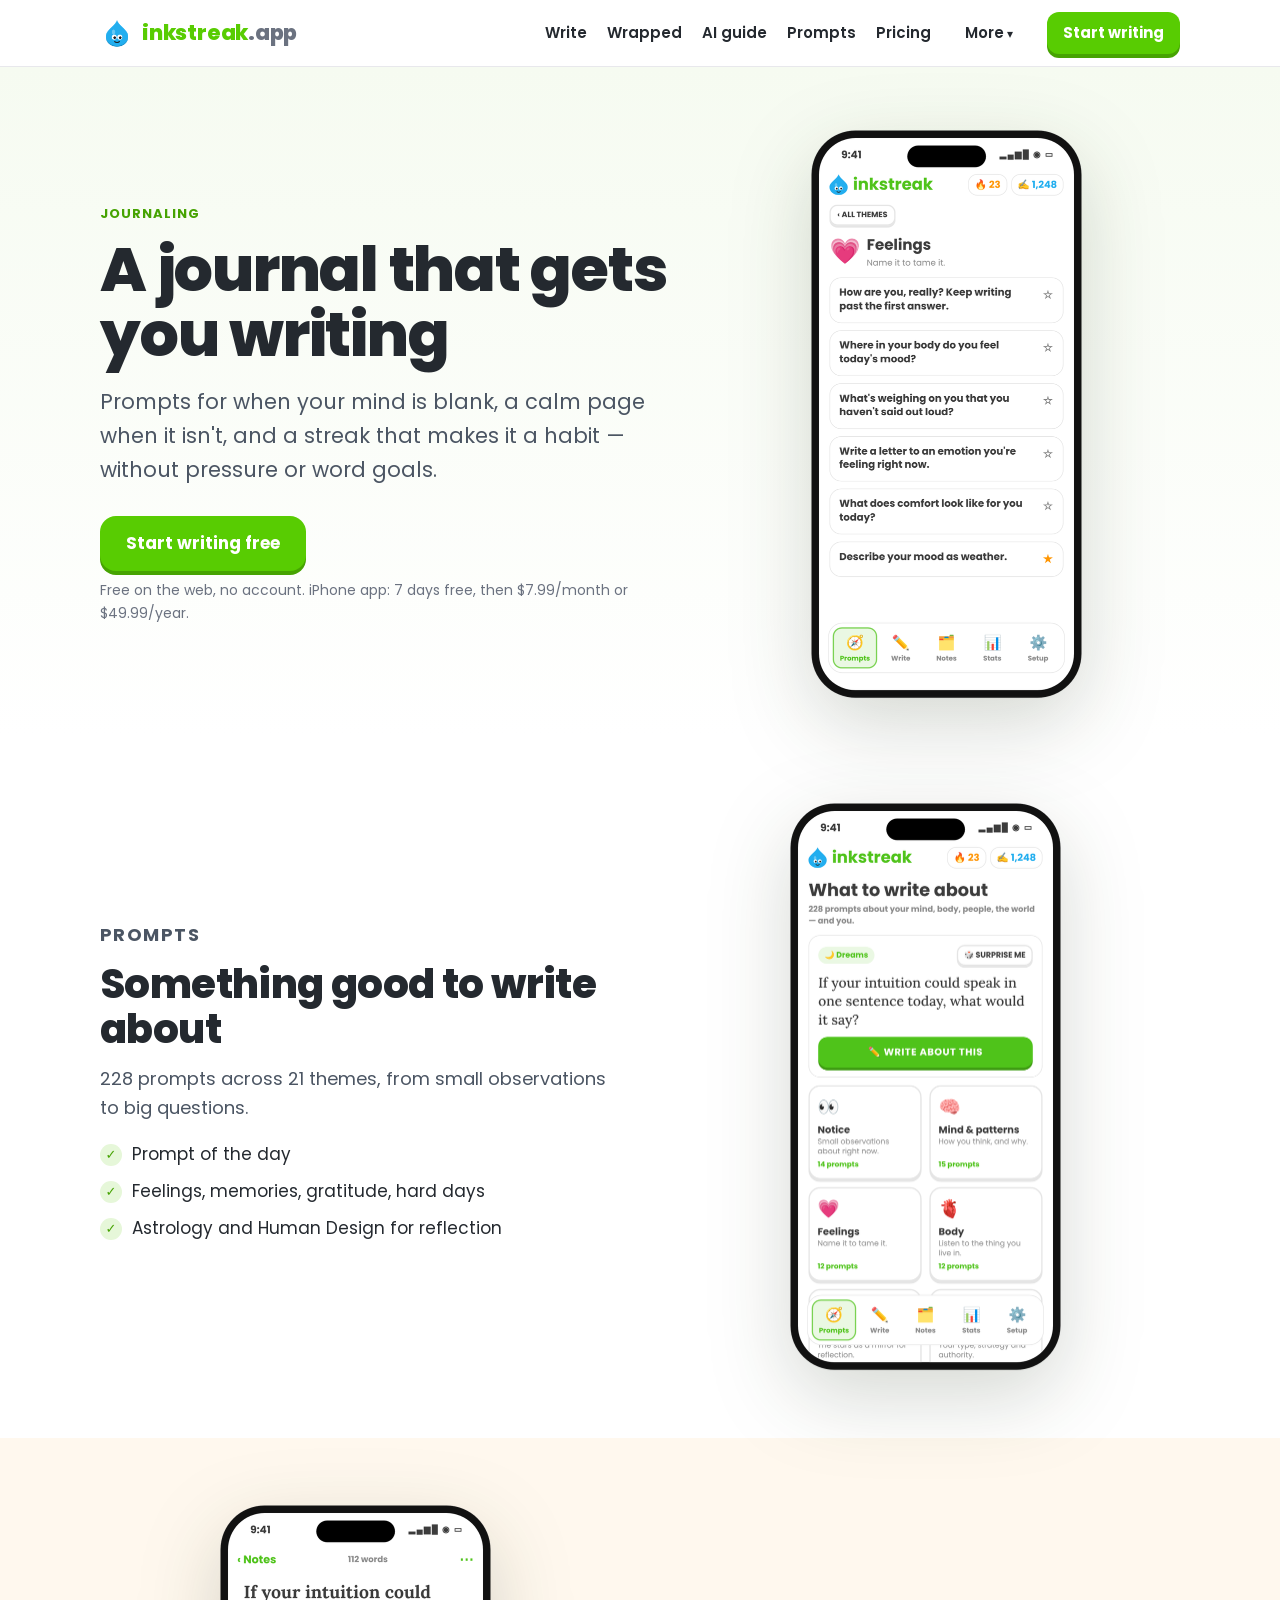
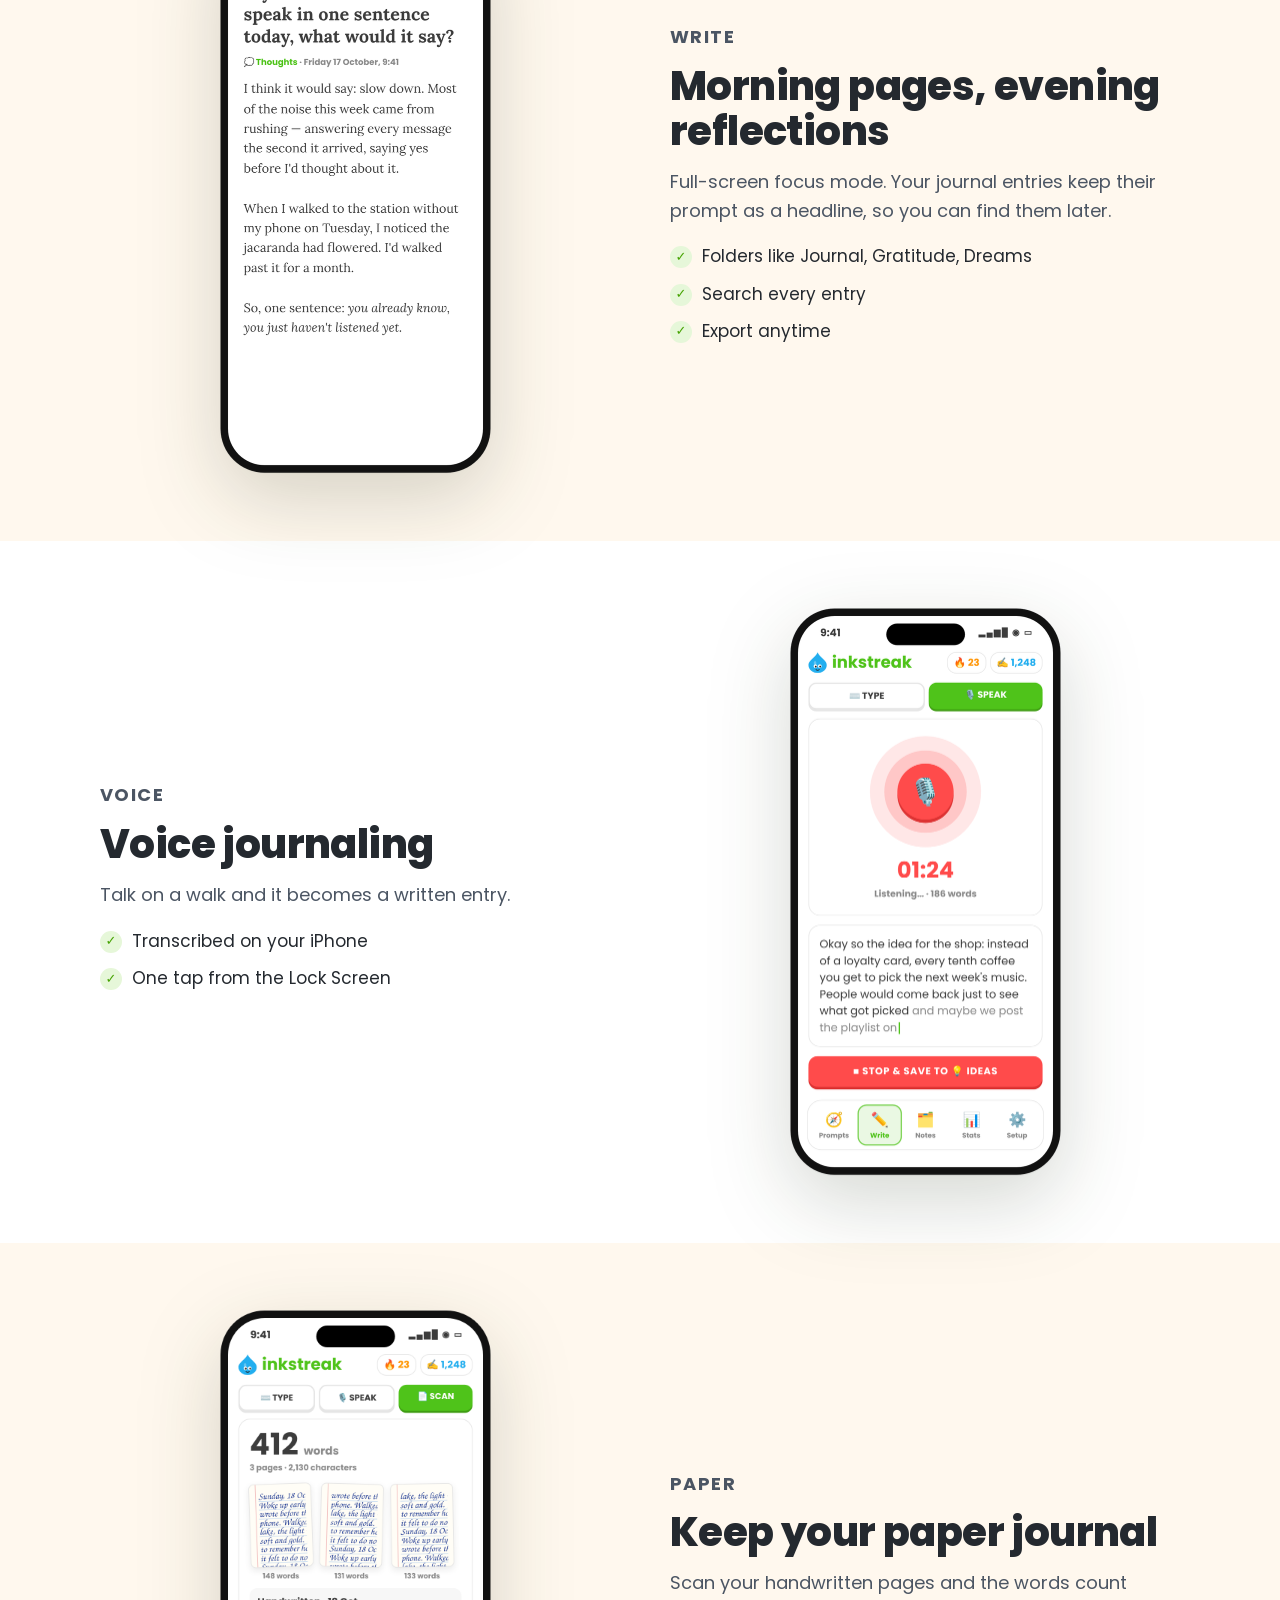
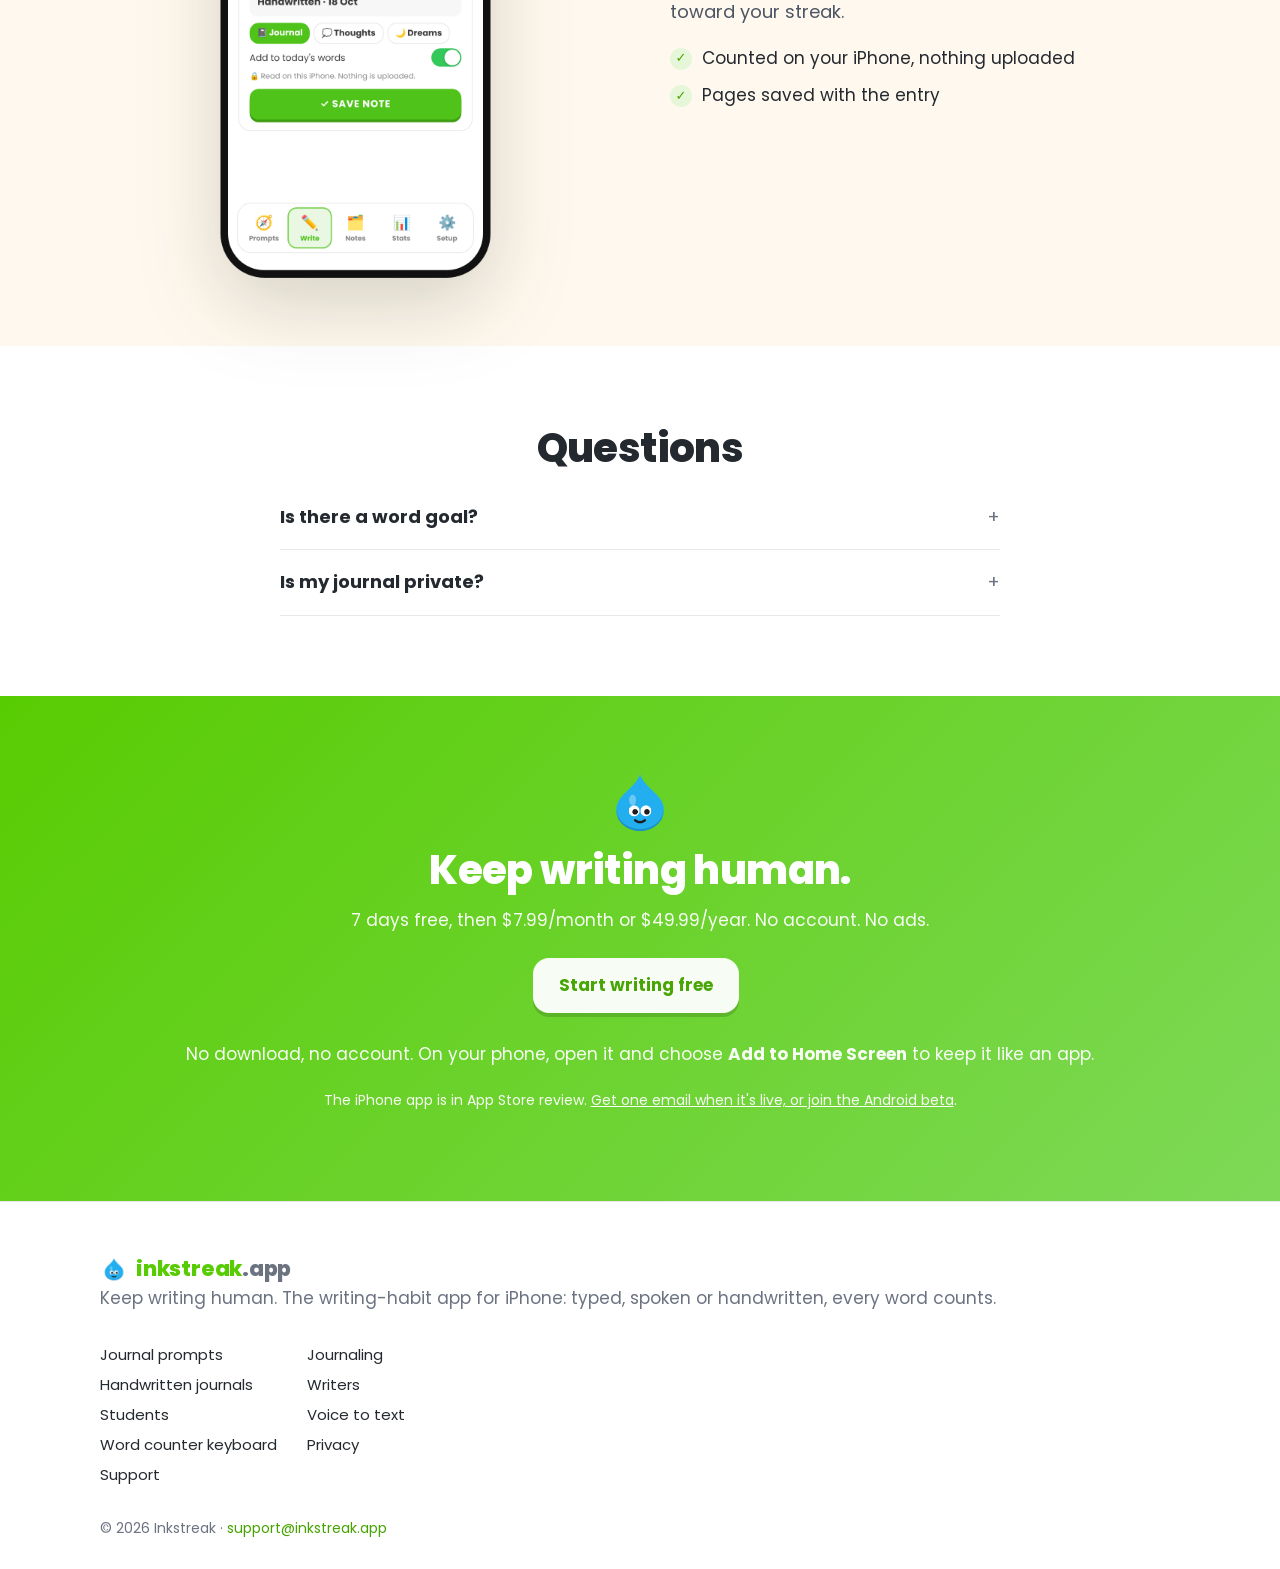
<file: journaling.html>
<!doctype html>
<html lang="en">
<head>
<meta charset="utf-8">
<meta name="viewport" content="width=device-width, initial-scale=1">
<title>Journaling App with Prompts &amp; Streaks — Inkstreak</title>
<meta name="description" content="A journaling app for iPhone with 228 prompts, a calm full-screen page, voice journaling and a gentle daily streak. 7 days free.">
<link rel="canonical" href="https://inkstreak.app/journaling.html">
<meta name="theme-color" content="#58CC02">
<meta property="og:type" content="website"><meta property="og:site_name" content="Inkstreak">
<meta property="og:title" content="Journaling App with Prompts &amp; Streaks — Inkstreak"><meta property="og:description" content="A journaling app for iPhone with 228 prompts, a calm full-screen page, voice journaling and a gentle daily streak. 7 days free.">
<meta property="og:url" content="https://inkstreak.app/journaling.html"><meta property="og:image" content="https://inkstreak.app/img/og.png">
<meta name="twitter:card" content="summary_large_image"><meta name="twitter:title" content="Journaling App with Prompts &amp; Streaks — Inkstreak">
<meta name="twitter:description" content="A journaling app for iPhone with 228 prompts, a calm full-screen page, voice journaling and a gentle daily streak. 7 days free."><meta name="twitter:image" content="https://inkstreak.app/img/og.png">

<link rel="icon" type="image/png" href="favicon.png"><link rel="apple-touch-icon" href="apple-touch-icon.png">
<link rel="preconnect" href="https://fonts.googleapis.com"><link rel="preconnect" href="https://fonts.gstatic.com" crossorigin>
<link href="https://fonts.googleapis.com/css2?family=Poppins:wght@400;500;600;700;800&family=Lora:ital,wght@0,500;1,500&display=swap" rel="stylesheet">
<link rel="stylesheet" href="style.css">
<script type="application/ld+json">{"@context": "https://schema.org", "@type": "SoftwareApplication", "name": "Inkstreak: Word Count Tracker", "alternateName": "Inkstreak", "operatingSystem": "iOS 18 or later", "applicationCategory": "ProductivityApplication", "description": "Keep writing human. Build a daily writing habit with journal prompts, voice notes, handwritten-journal scanning and a streak that counts every word you write. Private, on your iPhone.", "url": "https://inkstreak.app/", "image": "https://inkstreak.app/img/icon-512.png", "offers": [{"@type": "Offer", "name": "Inkstreak Plus monthly (7-day free trial)", "price": "7.99", "priceCurrency": "USD"}, {"@type": "Offer", "name": "Inkstreak Plus yearly (7-day free trial)", "price": "49.99", "priceCurrency": "USD"}]}</script>
<script type="application/ld+json">{"@context": "https://schema.org", "@type": "FAQPage", "mainEntity": [{"@type": "Question", "name": "Is there a word goal?", "acceptedAnswer": {"@type": "Answer", "text": "No. Inkstreak counts a streak — any writing on a day keeps it going. Three sentences count."}}, {"@type": "Question", "name": "Is my journal private?", "acceptedAnswer": {"@type": "Answer", "text": "Yes. Entries stay on your iPhone. There's no account and no server."}}]}</script>
<script type="application/ld+json">{"@context": "https://schema.org", "@type": "BreadcrumbList", "itemListElement": [{"@type": "ListItem", "position": 1, "name": "Inkstreak", "item": "https://inkstreak.app/"}, {"@type": "ListItem", "position": 2, "name": "Journaling", "item": "https://inkstreak.app/journaling.html"}]}</script>
<script defer src="https://cloud.umami.is/script.js" data-website-id="fe1f036c-1ed7-4bc9-9ce5-910496a35b1e"></script>
</head>
<body>
<header class="top"><div class="wrap top-row">
  <a class="brand" href="./"><img src="inky.png" alt="" width="34" height="34"><span>inkstreak<i>.app</i></span></a>
  <nav aria-label="Main" class="main-nav"><a href="write/">Write</a><a href="wrapped/">Wrapped</a><a href="guide/">AI guide</a><a href="journal-prompts.html">Prompts</a><a href="index.html#pricing">Pricing</a></nav>
  <details class="menu"><summary aria-label="Menu"><span class="menu-more">More</span><span class="menu-burger" aria-hidden="true">☰</span></summary>
    <div class="menu-panel">
      <div><p class="menu-h">Free on the web</p><a href="write/">Write and track words</a><a href="write/#paper">Count a paper page</a><a href="write/#story">My Story, year by year</a><a href="wrapped/">Writing Wrapped</a><a href="guide/">Use your notes with AI</a></div>
      <div><p class="menu-h">The app</p><a href="index.html#features">How it works</a><a href="index.html#pricing">Pricing</a><a href="write/#get-app">iPhone and Android</a><a href="support.html">Help</a><a href="privacy.html">Privacy</a></div>
      <div><p class="menu-h">Guides</p><a href="journal-prompts.html">228 journal prompts</a><a href="journaling.html">Journaling</a><a href="handwritten-journal.html">Handwritten journals</a><a href="writers.html">For writers</a><a href="students.html">For students</a><a href="voice-to-text.html">Voice to text</a><a href="typing-stats.html">Word counter keyboard</a></div>
    </div>
  </details>
  <a class="btn small top-cta" href="write/">Start writing</a>
</div></header>
<main>
<section class="hero sub"><div class="wrap hero-grid">
<div><p class="kicker">Journaling</p><h1>A journal that gets you writing</h1><p class="lead">Prompts for when your mind is blank, a calm page when it isn't, and a streak that makes it a habit — without pressure or word goals.</p><a class="btn" href="write/">Start writing free</a><p class="muted small">Free on the web, no account. iPhone app: 7 days free, then <span data-inr="₹99">$7.99</span>/month or <span data-inr="₹999">$49.99</span>/year.</p></div>
<div class="hero-img"><img class="phone " src="screen-feelings.png" alt="Feelings prompts" width="285" height="582" loading="lazy"></div></div></section><section class="feature"><div class="wrap feature-grid">
<div class="feature-text"><p class="kicker">Prompts</p><h2>Something good to write about</h2><p>228 prompts across 21 themes, from small observations to big questions.</p><ul class="ticks"><li>Prompt of the day</li><li>Feelings, memories, gratitude, hard days</li><li>Astrology and Human Design for reflection</li></ul></div>
<div class="feature-img"><img class="phone " src="screen-prompts.png" alt="Prompts" width="285" height="582" loading="lazy"></div></div></section><section class="feature flip"><div class="wrap feature-grid">
<div class="feature-text"><p class="kicker">Write</p><h2>Morning pages, evening reflections</h2><p>Full-screen focus mode. Your journal entries keep their prompt as a headline, so you can find them later.</p><ul class="ticks"><li>Folders like Journal, Gratitude, Dreams</li><li>Search every entry</li><li>Export anytime</li></ul></div>
<div class="feature-img"><img class="phone " src="screen-note.png" alt="Journal entry" width="285" height="582" loading="lazy"></div></div></section><section class="feature"><div class="wrap feature-grid">
<div class="feature-text"><p class="kicker">Voice</p><h2>Voice journaling</h2><p>Talk on a walk and it becomes a written entry.</p><ul class="ticks"><li>Transcribed on your iPhone</li><li>One tap from the Lock Screen</li></ul></div>
<div class="feature-img"><img class="phone " src="screen-voice.png" alt="Voice note" width="285" height="582" loading="lazy"></div></div></section><section class="feature flip"><div class="wrap feature-grid">
<div class="feature-text"><p class="kicker">Paper</p><h2>Keep your paper journal</h2><p>Scan your handwritten pages and the words count toward your streak.</p><ul class="ticks"><li>Counted on your iPhone, nothing uploaded</li><li>Pages saved with the entry</li></ul></div>
<div class="feature-img"><img class="phone " src="screen-scan.png" alt="Scanned journal pages" width="285" height="582" loading="lazy"></div></div></section>
<section class="section"><div class="wrap narrow"><h2 class="center">Questions</h2><details><summary>Is there a word goal?</summary><p>No. Inkstreak counts a streak — any writing on a day keeps it going. Three sentences count.</p></details><details><summary>Is my journal private?</summary><p>Yes. Entries stay on your iPhone. There's no account and no server.</p></details></div></section>
<section class="cta-band" id="get"><div class="wrap center">
  <img src="inky.png" alt="" width="72" height="72">
  <h2>Keep writing human.</h2>
  <p>7 days free, then <span data-inr="₹99">$7.99</span>/month or <span data-inr="₹999">$49.99</span>/year. No account. No ads.</p>
  <p><a class="btn" href="write/">Start writing free</a></p>
  <p>No download, no account. On your phone, open it and choose <b>Add to Home Screen</b> to keep it like an app.</p>
  <p class="small">The iPhone app is in App Store review. <a style="color:#fff;text-decoration:underline" href="write/#get-app">Get one email when it's live, or join the Android beta</a>.</p>
</div></section>
</main>
<footer class="foot"><div class="wrap foot-row">
  <div><a class="brand" href="./"><img src="inky.png" alt="" width="28" height="28"><span>inkstreak<i>.app</i></span></a>
  <p class="muted">Keep writing human. The writing-habit app for iPhone: typed, spoken or handwritten, every word counts.</p></div>
  <nav aria-label="Footer">
    <a href="journal-prompts.html">Journal prompts</a><a href="journaling.html">Journaling</a><a href="handwritten-journal.html">Handwritten journals</a><a href="writers.html">Writers</a>
    <a href="students.html">Students</a><a href="voice-to-text.html">Voice to text</a><a href="typing-stats.html">Word counter keyboard</a>
    <a href="privacy.html">Privacy</a><a href="support.html">Support</a></nav>
</div><div class="wrap muted small-print">© 2026 Inkstreak · <a href="mailto:support@inkstreak.app">support@inkstreak.app</a></div></footer>
<script>
(function(){try{var tz=Intl.DateTimeFormat().resolvedOptions().timeZone||"";
if(tz==="Asia/Kolkata"||tz==="Asia/Calcutta"){document.querySelectorAll("[data-inr]").forEach(function(el){el.textContent=el.getAttribute("data-inr");});
document.documentElement.classList.add("in");}}catch(e){}})();
</script>
<script id="menu-close">document.querySelectorAll(".menu a").forEach(function(a){a.addEventListener("click",function(){var d=a.closest("details");if(d)d.open=false;});});document.addEventListener("click",function(e){document.querySelectorAll(".menu[open]").forEach(function(d){if(!d.contains(e.target))d.open=false;});});</script>
</body>
</html>
</file>
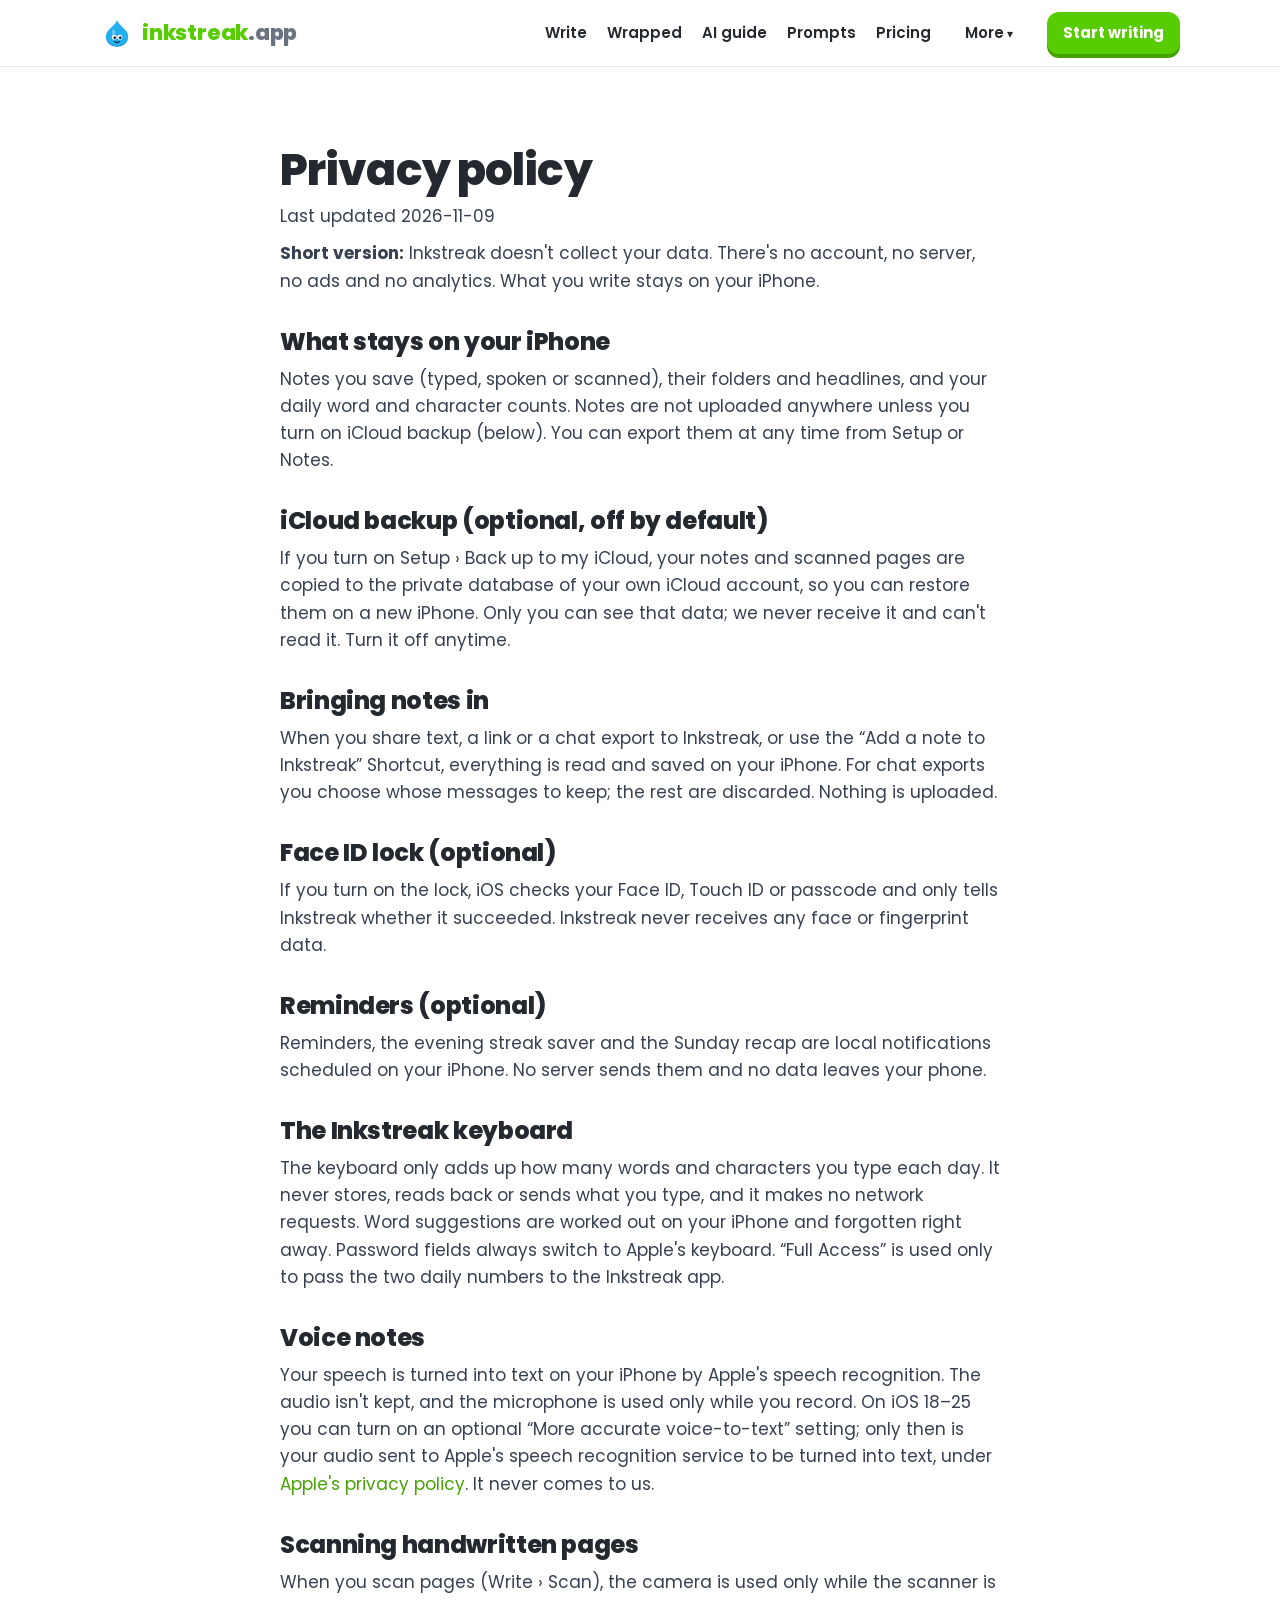
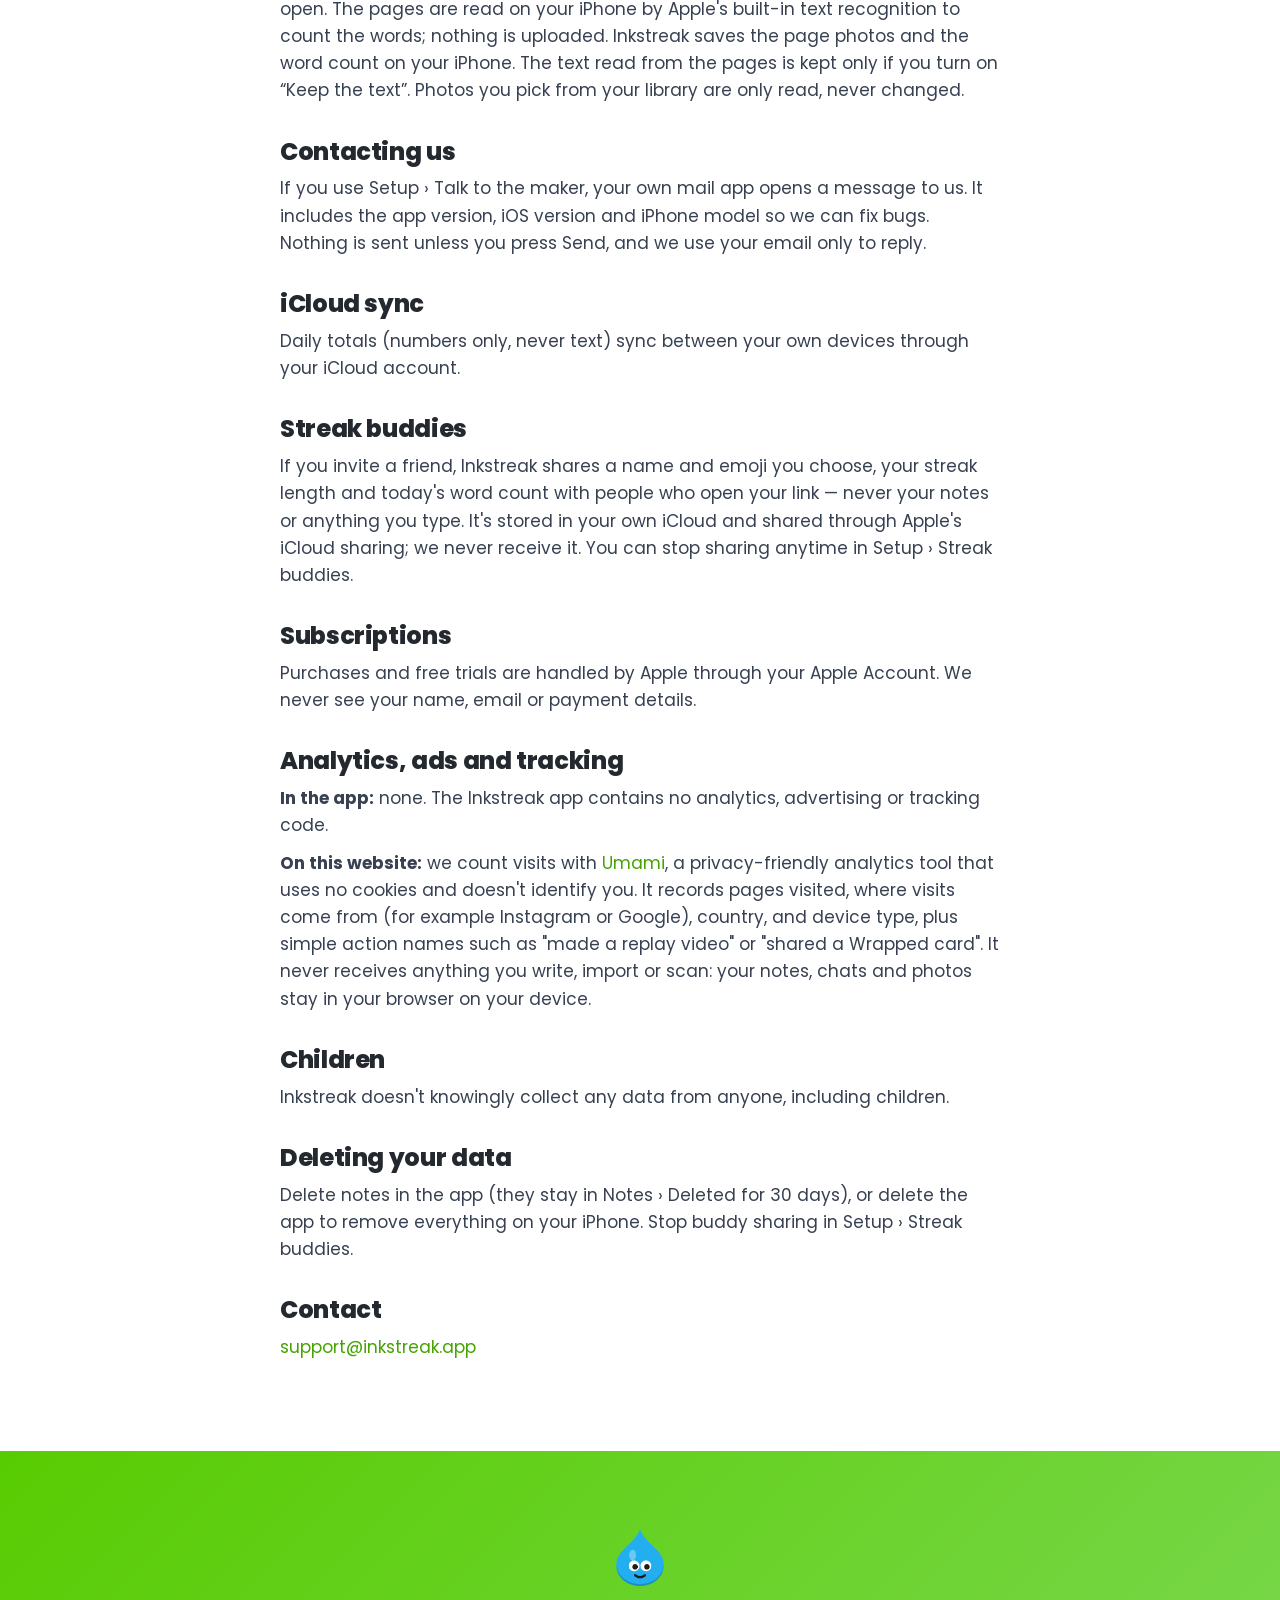
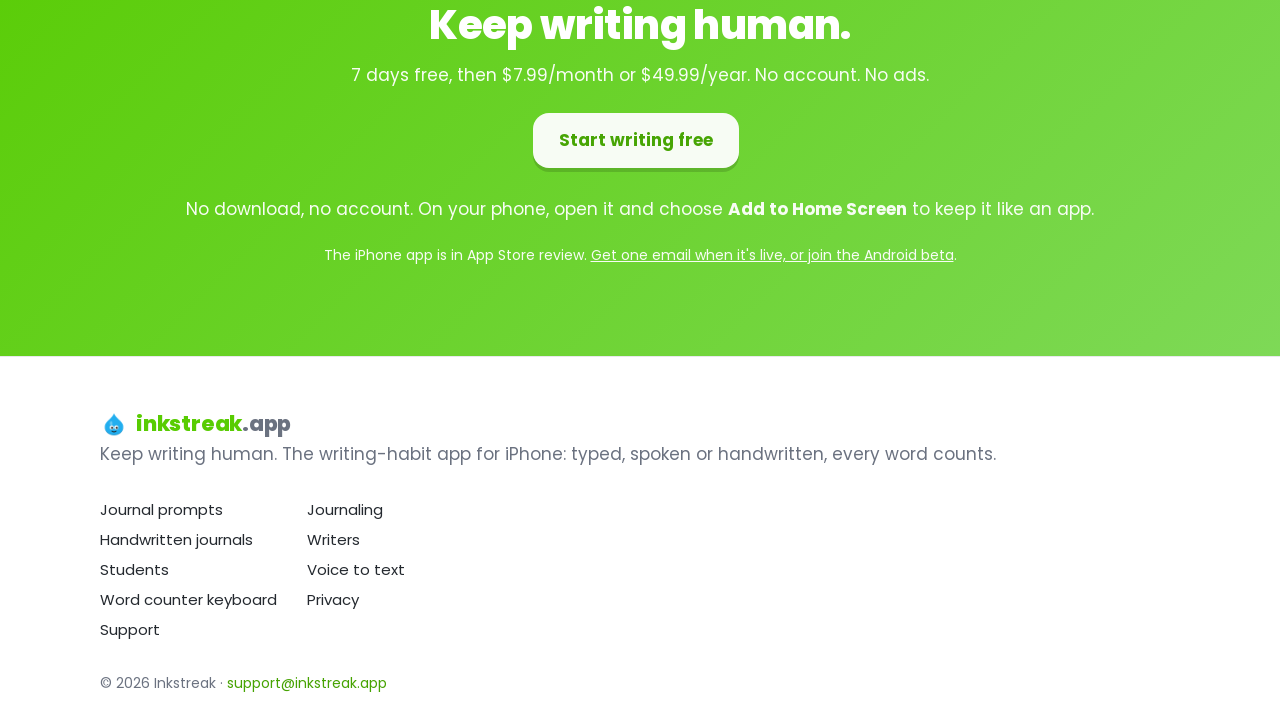
<file: privacy.html>
<!doctype html>
<html lang="en">
<head>
<meta charset="utf-8">
<meta name="viewport" content="width=device-width, initial-scale=1">
<title>Privacy Policy — Inkstreak</title>
<meta name="description" content="Inkstreak doesn&#x27;t collect your data: no account, no server, no ads, no analytics. Notes stay on your iPhone; the keyboard counts words and never saves text.">
<link rel="canonical" href="https://inkstreak.app/privacy.html">
<meta name="theme-color" content="#58CC02">
<meta property="og:type" content="website"><meta property="og:site_name" content="Inkstreak">
<meta property="og:title" content="Privacy Policy — Inkstreak"><meta property="og:description" content="Inkstreak doesn&#x27;t collect your data: no account, no server, no ads, no analytics. Notes stay on your iPhone; the keyboard counts words and never saves text.">
<meta property="og:url" content="https://inkstreak.app/privacy.html"><meta property="og:image" content="https://inkstreak.app/img/og.png">
<meta name="twitter:card" content="summary_large_image"><meta name="twitter:title" content="Privacy Policy — Inkstreak">
<meta name="twitter:description" content="Inkstreak doesn&#x27;t collect your data: no account, no server, no ads, no analytics. Notes stay on your iPhone; the keyboard counts words and never saves text."><meta name="twitter:image" content="https://inkstreak.app/img/og.png">

<link rel="icon" type="image/png" href="favicon.png"><link rel="apple-touch-icon" href="apple-touch-icon.png">
<link rel="preconnect" href="https://fonts.googleapis.com"><link rel="preconnect" href="https://fonts.gstatic.com" crossorigin>
<link href="https://fonts.googleapis.com/css2?family=Poppins:wght@400;500;600;700;800&family=Lora:ital,wght@0,500;1,500&display=swap" rel="stylesheet">
<link rel="stylesheet" href="style.css">
<script type="application/ld+json">{"@context": "https://schema.org", "@type": "SoftwareApplication", "name": "Inkstreak: Word Count Tracker", "alternateName": "Inkstreak", "operatingSystem": "iOS 18 or later", "applicationCategory": "ProductivityApplication", "description": "Keep writing human. Build a daily writing habit with journal prompts, voice notes, handwritten-journal scanning and a streak that counts every word you write. Private, on your iPhone.", "url": "https://inkstreak.app/", "image": "https://inkstreak.app/img/icon-512.png", "offers": [{"@type": "Offer", "name": "Inkstreak Plus monthly (7-day free trial)", "price": "7.99", "priceCurrency": "USD"}, {"@type": "Offer", "name": "Inkstreak Plus yearly (7-day free trial)", "price": "49.99", "priceCurrency": "USD"}]}</script>
<script type="application/ld+json">{"@context": "https://schema.org", "@type": "BreadcrumbList", "itemListElement": [{"@type": "ListItem", "position": 1, "name": "Inkstreak", "item": "https://inkstreak.app/"}, {"@type": "ListItem", "position": 2, "name": "Privacy", "item": "https://inkstreak.app/privacy.html"}]}</script>
<script defer src="https://cloud.umami.is/script.js" data-website-id="fe1f036c-1ed7-4bc9-9ce5-910496a35b1e"></script>
</head>
<body>
<header class="top"><div class="wrap top-row">
  <a class="brand" href="./"><img src="inky.png" alt="" width="34" height="34"><span>inkstreak<i>.app</i></span></a>
  <nav aria-label="Main" class="main-nav"><a href="write/">Write</a><a href="wrapped/">Wrapped</a><a href="guide/">AI guide</a><a href="journal-prompts.html">Prompts</a><a href="index.html#pricing">Pricing</a></nav>
  <details class="menu"><summary aria-label="Menu"><span class="menu-more">More</span><span class="menu-burger" aria-hidden="true">☰</span></summary>
    <div class="menu-panel">
      <div><p class="menu-h">Free on the web</p><a href="write/">Write and track words</a><a href="write/#paper">Count a paper page</a><a href="write/#story">My Story, year by year</a><a href="wrapped/">Writing Wrapped</a><a href="guide/">Use your notes with AI</a></div>
      <div><p class="menu-h">The app</p><a href="index.html#features">How it works</a><a href="index.html#pricing">Pricing</a><a href="write/#get-app">iPhone and Android</a><a href="support.html">Help</a><a href="privacy.html">Privacy</a></div>
      <div><p class="menu-h">Guides</p><a href="journal-prompts.html">228 journal prompts</a><a href="journaling.html">Journaling</a><a href="handwritten-journal.html">Handwritten journals</a><a href="writers.html">For writers</a><a href="students.html">For students</a><a href="voice-to-text.html">Voice to text</a><a href="typing-stats.html">Word counter keyboard</a></div>
    </div>
  </details>
  <a class="btn small top-cta" href="write/">Start writing</a>
</div></header>
<main>
<section class="section"><div class="wrap narrow prose">
<h1>Privacy policy</h1><p class="muted">Last updated 2026-11-09</p>
<p><b>Short version:</b> Inkstreak doesn't collect your data. There's no account, no server, no ads and no analytics. What you write stays on your iPhone.</p>
<h2>What stays on your iPhone</h2>
<p>Notes you save (typed, spoken or scanned), their folders and headlines, and your daily word and character counts. Notes are not uploaded anywhere unless you turn on iCloud backup (below). You can export them at any time from Setup or Notes.</p>
<h2>iCloud backup (optional, off by default)</h2>
<p>If you turn on Setup › Back up to my iCloud, your notes and scanned pages are copied to the private database of your own iCloud account, so you can restore them on a new iPhone. Only you can see that data; we never receive it and can't read it. Turn it off anytime.</p>
<h2>Bringing notes in</h2>
<p>When you share text, a link or a chat export to Inkstreak, or use the “Add a note to Inkstreak” Shortcut, everything is read and saved on your iPhone. For chat exports you choose whose messages to keep; the rest are discarded. Nothing is uploaded.</p>
<h2>Face ID lock (optional)</h2>
<p>If you turn on the lock, iOS checks your Face ID, Touch ID or passcode and only tells Inkstreak whether it succeeded. Inkstreak never receives any face or fingerprint data.</p>
<h2>Reminders (optional)</h2>
<p>Reminders, the evening streak saver and the Sunday recap are local notifications scheduled on your iPhone. No server sends them and no data leaves your phone.</p>
<h2>The Inkstreak keyboard</h2>
<p>The keyboard only adds up how many words and characters you type each day. It never stores, reads back or sends what you type, and it makes no network requests. Word suggestions are worked out on your iPhone and forgotten right away. Password fields always switch to Apple's keyboard. “Full Access” is used only to pass the two daily numbers to the Inkstreak app.</p>
<h2>Voice notes</h2>
<p>Your speech is turned into text on your iPhone by Apple's speech recognition. The audio isn't kept, and the microphone is used only while you record. On iOS 18–25 you can turn on an optional “More accurate voice-to-text” setting; only then is your audio sent to Apple's speech recognition service to be turned into text, under <a href="https://www.apple.com/legal/privacy/">Apple's privacy policy</a>. It never comes to us.</p>
<h2>Scanning handwritten pages</h2>
<p>When you scan pages (Write › Scan), the camera is used only while the scanner is open. The pages are read on your iPhone by Apple's built-in text recognition to count the words; nothing is uploaded. Inkstreak saves the page photos and the word count on your iPhone. The text read from the pages is kept only if you turn on “Keep the text”. Photos you pick from your library are only read, never changed.</p>
<h2>Contacting us</h2>
<p>If you use Setup › Talk to the maker, your own mail app opens a message to us. It includes the app version, iOS version and iPhone model so we can fix bugs. Nothing is sent unless you press Send, and we use your email only to reply.</p>
<h2>iCloud sync</h2>
<p>Daily totals (numbers only, never text) sync between your own devices through your iCloud account.</p>
<h2>Streak buddies</h2>
<p>If you invite a friend, Inkstreak shares a name and emoji you choose, your streak length and today's word count with people who open your link — never your notes or anything you type. It's stored in your own iCloud and shared through Apple's iCloud sharing; we never receive it. You can stop sharing anytime in Setup › Streak buddies.</p>
<h2>Subscriptions</h2>
<p>Purchases and free trials are handled by Apple through your Apple Account. We never see your name, email or payment details.</p>
<h2>Analytics, ads and tracking</h2>
<p><b>In the app:</b> none. The Inkstreak app contains no analytics, advertising or tracking code.</p>
<p><b>On this website:</b> we count visits with <a href="https://umami.is">Umami</a>, a privacy-friendly analytics tool that uses no cookies and doesn't identify you. It records pages visited, where visits come from (for example Instagram or Google), country, and device type, plus simple action names such as "made a replay video" or "shared a Wrapped card". It never receives anything you write, import or scan: your notes, chats and photos stay in your browser on your device.</p>
<h2>Children</h2><p>Inkstreak doesn't knowingly collect any data from anyone, including children.</p>
<h2>Deleting your data</h2>
<p>Delete notes in the app (they stay in Notes › Deleted for 30 days), or delete the app to remove everything on your iPhone. Stop buddy sharing in Setup › Streak buddies.</p>
<h2>Contact</h2><p><a href="mailto:support@inkstreak.app">support@inkstreak.app</a></p>
</div></section>

<section class="cta-band" id="get"><div class="wrap center">
  <img src="inky.png" alt="" width="72" height="72">
  <h2>Keep writing human.</h2>
  <p>7 days free, then <span data-inr="₹99">$7.99</span>/month or <span data-inr="₹999">$49.99</span>/year. No account. No ads.</p>
  <p><a class="btn" href="write/">Start writing free</a></p>
  <p>No download, no account. On your phone, open it and choose <b>Add to Home Screen</b> to keep it like an app.</p>
  <p class="small">The iPhone app is in App Store review. <a style="color:#fff;text-decoration:underline" href="write/#get-app">Get one email when it's live, or join the Android beta</a>.</p>
</div></section>
</main>
<footer class="foot"><div class="wrap foot-row">
  <div><a class="brand" href="./"><img src="inky.png" alt="" width="28" height="28"><span>inkstreak<i>.app</i></span></a>
  <p class="muted">Keep writing human. The writing-habit app for iPhone: typed, spoken or handwritten, every word counts.</p></div>
  <nav aria-label="Footer">
    <a href="journal-prompts.html">Journal prompts</a><a href="journaling.html">Journaling</a><a href="handwritten-journal.html">Handwritten journals</a><a href="writers.html">Writers</a>
    <a href="students.html">Students</a><a href="voice-to-text.html">Voice to text</a><a href="typing-stats.html">Word counter keyboard</a>
    <a href="privacy.html">Privacy</a><a href="support.html">Support</a></nav>
</div><div class="wrap muted small-print">© 2026 Inkstreak · <a href="mailto:support@inkstreak.app">support@inkstreak.app</a></div></footer>
<script>
(function(){try{var tz=Intl.DateTimeFormat().resolvedOptions().timeZone||"";
if(tz==="Asia/Kolkata"||tz==="Asia/Calcutta"){document.querySelectorAll("[data-inr]").forEach(function(el){el.textContent=el.getAttribute("data-inr");});
document.documentElement.classList.add("in");}}catch(e){}})();
</script>
<script id="menu-close">document.querySelectorAll(".menu a").forEach(function(a){a.addEventListener("click",function(){var d=a.closest("details");if(d)d.open=false;});});document.addEventListener("click",function(e){document.querySelectorAll(".menu[open]").forEach(function(d){if(!d.contains(e.target))d.open=false;});});</script>
</body>
</html>
</file>
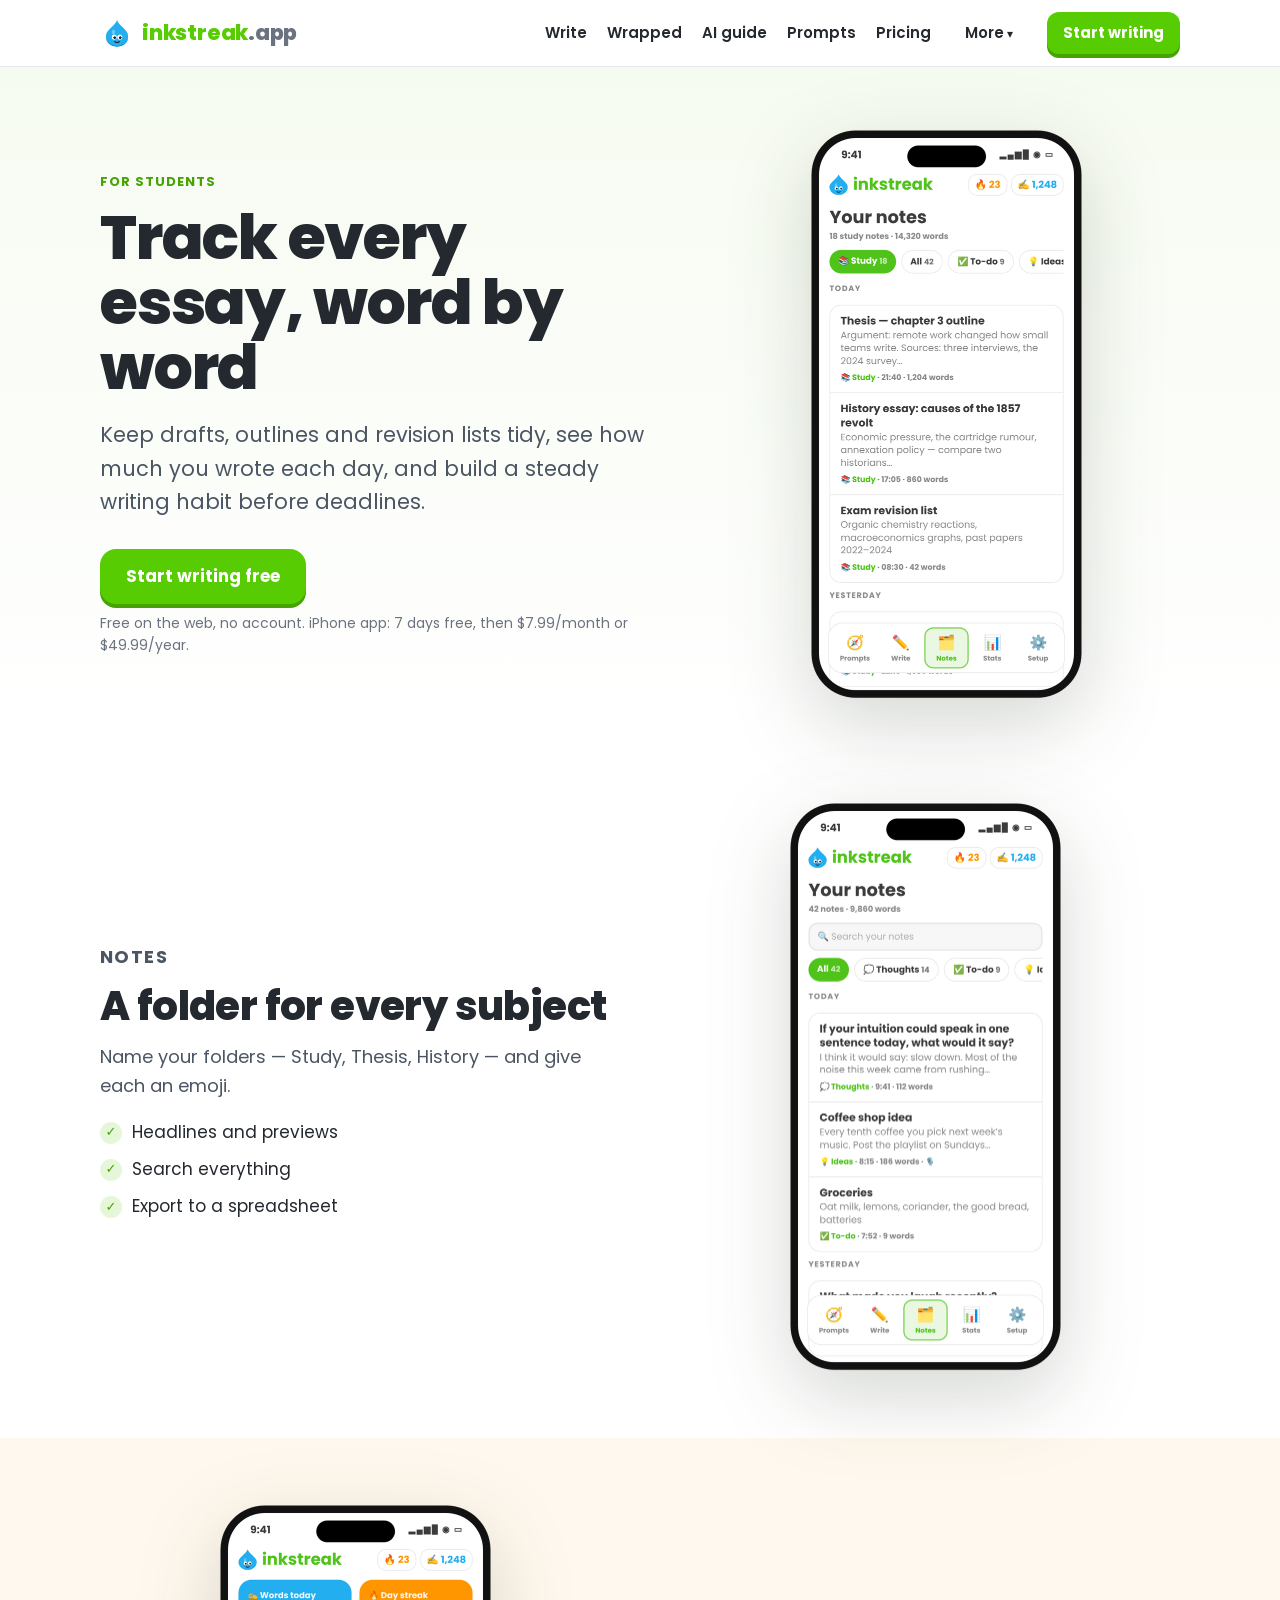
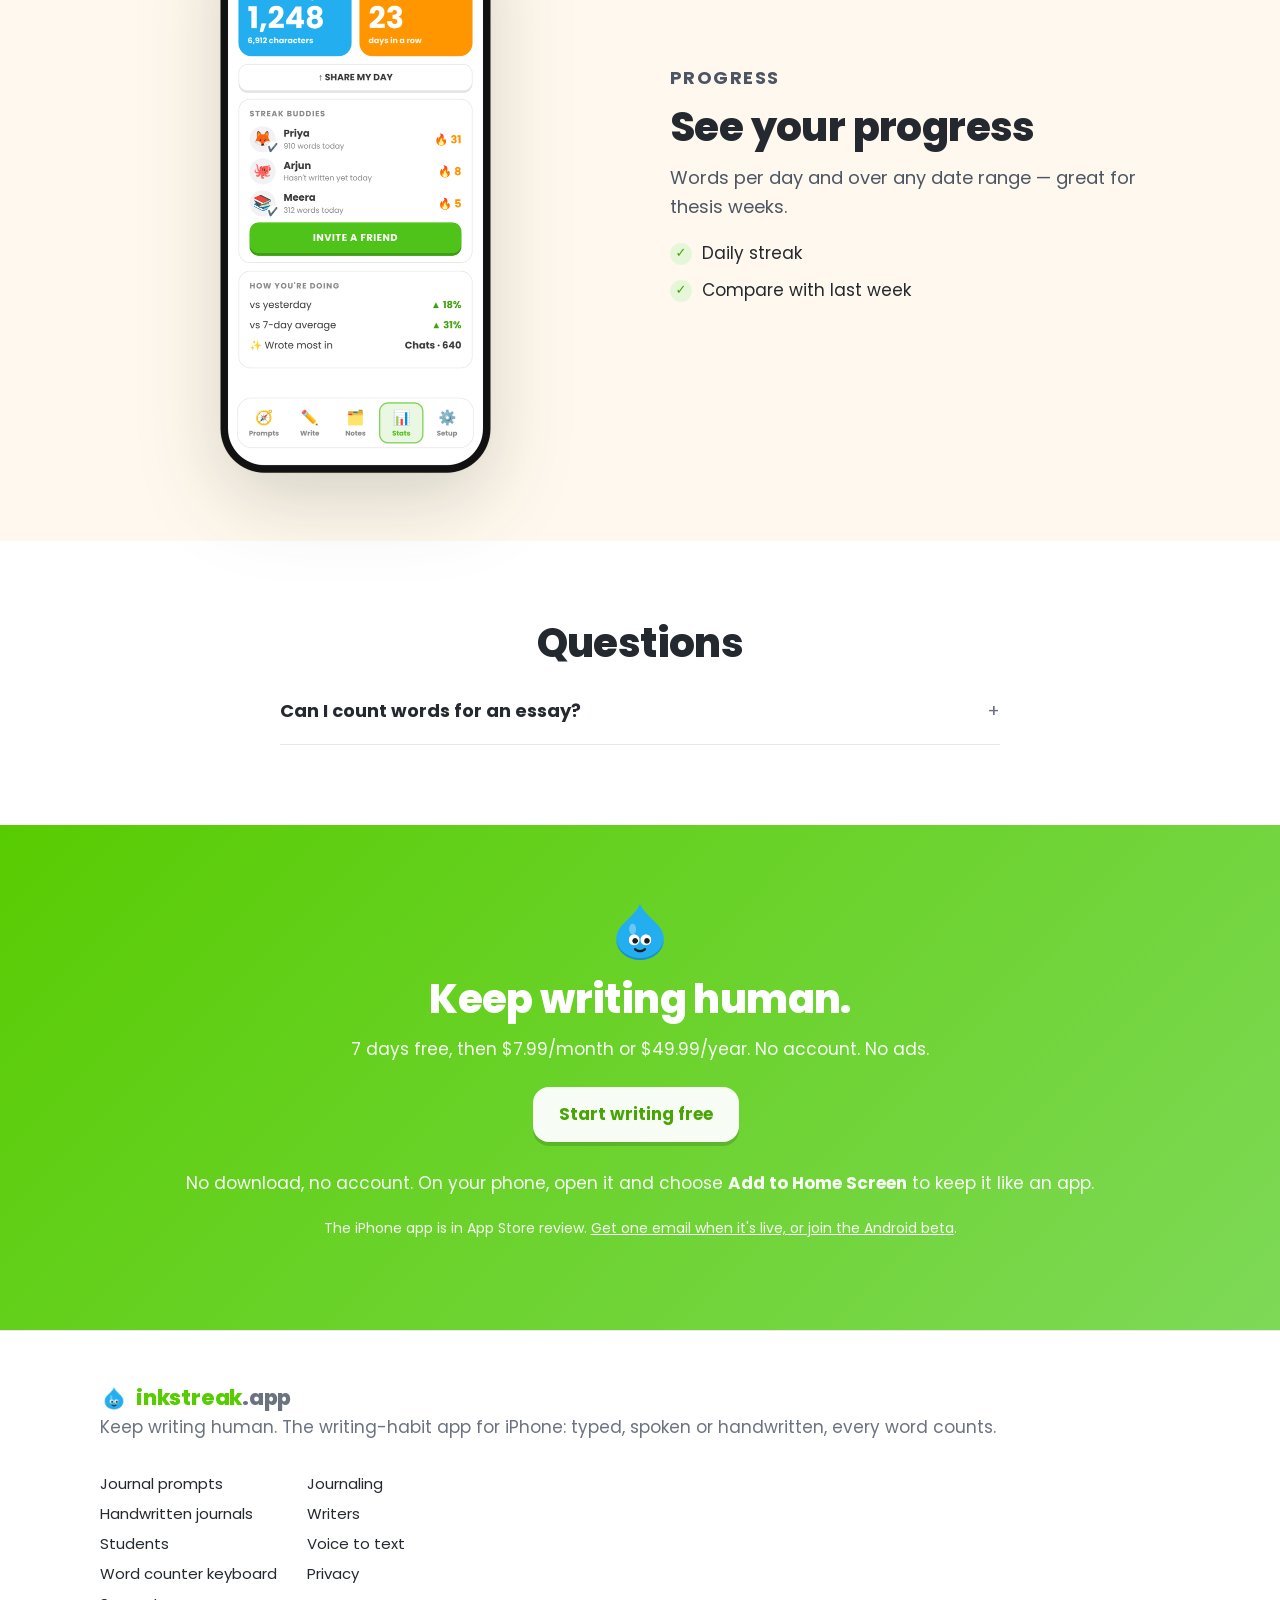
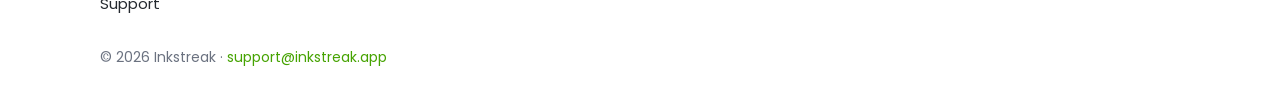
<file: students.html>
<!doctype html>
<html lang="en">
<head>
<meta charset="utf-8">
<meta name="viewport" content="width=device-width, initial-scale=1">
<title>Word Counter &amp; Essay Tracker for Students — Inkstreak</title>
<meta name="description" content="Track essays, assignments and thesis writing word by word on iPhone. Notes in folders, daily streaks and voice-to-text for lectures and ideas. 7 days free.">
<link rel="canonical" href="https://inkstreak.app/students.html">
<meta name="theme-color" content="#58CC02">
<meta property="og:type" content="website"><meta property="og:site_name" content="Inkstreak">
<meta property="og:title" content="Word Counter &amp; Essay Tracker for Students — Inkstreak"><meta property="og:description" content="Track essays, assignments and thesis writing word by word on iPhone. Notes in folders, daily streaks and voice-to-text for lectures and ideas. 7 days free.">
<meta property="og:url" content="https://inkstreak.app/students.html"><meta property="og:image" content="https://inkstreak.app/img/og.png">
<meta name="twitter:card" content="summary_large_image"><meta name="twitter:title" content="Word Counter &amp; Essay Tracker for Students — Inkstreak">
<meta name="twitter:description" content="Track essays, assignments and thesis writing word by word on iPhone. Notes in folders, daily streaks and voice-to-text for lectures and ideas. 7 days free."><meta name="twitter:image" content="https://inkstreak.app/img/og.png">

<link rel="icon" type="image/png" href="favicon.png"><link rel="apple-touch-icon" href="apple-touch-icon.png">
<link rel="preconnect" href="https://fonts.googleapis.com"><link rel="preconnect" href="https://fonts.gstatic.com" crossorigin>
<link href="https://fonts.googleapis.com/css2?family=Poppins:wght@400;500;600;700;800&family=Lora:ital,wght@0,500;1,500&display=swap" rel="stylesheet">
<link rel="stylesheet" href="style.css">
<script type="application/ld+json">{"@context": "https://schema.org", "@type": "SoftwareApplication", "name": "Inkstreak: Word Count Tracker", "alternateName": "Inkstreak", "operatingSystem": "iOS 18 or later", "applicationCategory": "ProductivityApplication", "description": "Keep writing human. Build a daily writing habit with journal prompts, voice notes, handwritten-journal scanning and a streak that counts every word you write. Private, on your iPhone.", "url": "https://inkstreak.app/", "image": "https://inkstreak.app/img/icon-512.png", "offers": [{"@type": "Offer", "name": "Inkstreak Plus monthly (7-day free trial)", "price": "7.99", "priceCurrency": "USD"}, {"@type": "Offer", "name": "Inkstreak Plus yearly (7-day free trial)", "price": "49.99", "priceCurrency": "USD"}]}</script>
<script type="application/ld+json">{"@context": "https://schema.org", "@type": "FAQPage", "mainEntity": [{"@type": "Question", "name": "Can I count words for an essay?", "acceptedAnswer": {"@type": "Answer", "text": "Yes. Every note shows its word count, and everything you type with the Inkstreak keyboard counts toward your day."}}]}</script>
<script type="application/ld+json">{"@context": "https://schema.org", "@type": "BreadcrumbList", "itemListElement": [{"@type": "ListItem", "position": 1, "name": "Inkstreak", "item": "https://inkstreak.app/"}, {"@type": "ListItem", "position": 2, "name": "Students", "item": "https://inkstreak.app/students.html"}]}</script>
<script defer src="https://cloud.umami.is/script.js" data-website-id="fe1f036c-1ed7-4bc9-9ce5-910496a35b1e"></script>
</head>
<body>
<header class="top"><div class="wrap top-row">
  <a class="brand" href="./"><img src="inky.png" alt="" width="34" height="34"><span>inkstreak<i>.app</i></span></a>
  <nav aria-label="Main" class="main-nav"><a href="write/">Write</a><a href="wrapped/">Wrapped</a><a href="guide/">AI guide</a><a href="journal-prompts.html">Prompts</a><a href="index.html#pricing">Pricing</a></nav>
  <details class="menu"><summary aria-label="Menu"><span class="menu-more">More</span><span class="menu-burger" aria-hidden="true">☰</span></summary>
    <div class="menu-panel">
      <div><p class="menu-h">Free on the web</p><a href="write/">Write and track words</a><a href="write/#paper">Count a paper page</a><a href="write/#story">My Story, year by year</a><a href="wrapped/">Writing Wrapped</a><a href="guide/">Use your notes with AI</a></div>
      <div><p class="menu-h">The app</p><a href="index.html#features">How it works</a><a href="index.html#pricing">Pricing</a><a href="write/#get-app">iPhone and Android</a><a href="support.html">Help</a><a href="privacy.html">Privacy</a></div>
      <div><p class="menu-h">Guides</p><a href="journal-prompts.html">228 journal prompts</a><a href="journaling.html">Journaling</a><a href="handwritten-journal.html">Handwritten journals</a><a href="writers.html">For writers</a><a href="students.html">For students</a><a href="voice-to-text.html">Voice to text</a><a href="typing-stats.html">Word counter keyboard</a></div>
    </div>
  </details>
  <a class="btn small top-cta" href="write/">Start writing</a>
</div></header>
<main>
<section class="hero sub"><div class="wrap hero-grid">
<div><p class="kicker">For students</p><h1>Track every essay, word by word</h1><p class="lead">Keep drafts, outlines and revision lists tidy, see how much you wrote each day, and build a steady writing habit before deadlines.</p><a class="btn" href="write/">Start writing free</a><p class="muted small">Free on the web, no account. iPhone app: 7 days free, then <span data-inr="₹99">$7.99</span>/month or <span data-inr="₹999">$49.99</span>/year.</p></div>
<div class="hero-img"><img class="phone " src="screen-study.png" alt="Study notes" width="285" height="582" loading="lazy"></div></div></section><section class="feature"><div class="wrap feature-grid">
<div class="feature-text"><p class="kicker">Notes</p><h2>A folder for every subject</h2><p>Name your folders — Study, Thesis, History — and give each an emoji.</p><ul class="ticks"><li>Headlines and previews</li><li>Search everything</li><li>Export to a spreadsheet</li></ul></div>
<div class="feature-img"><img class="phone " src="screen-notes.png" alt="Notes" width="285" height="582" loading="lazy"></div></div></section><section class="feature flip"><div class="wrap feature-grid">
<div class="feature-text"><p class="kicker">Progress</p><h2>See your progress</h2><p>Words per day and over any date range — great for thesis weeks.</p><ul class="ticks"><li>Daily streak</li><li>Compare with last week</li></ul></div>
<div class="feature-img"><img class="phone " src="screen-stats.png" alt="Stats" width="285" height="582" loading="lazy"></div></div></section>
<section class="section"><div class="wrap narrow"><h2 class="center">Questions</h2><details><summary>Can I count words for an essay?</summary><p>Yes. Every note shows its word count, and everything you type with the Inkstreak keyboard counts toward your day.</p></details></div></section>
<section class="cta-band" id="get"><div class="wrap center">
  <img src="inky.png" alt="" width="72" height="72">
  <h2>Keep writing human.</h2>
  <p>7 days free, then <span data-inr="₹99">$7.99</span>/month or <span data-inr="₹999">$49.99</span>/year. No account. No ads.</p>
  <p><a class="btn" href="write/">Start writing free</a></p>
  <p>No download, no account. On your phone, open it and choose <b>Add to Home Screen</b> to keep it like an app.</p>
  <p class="small">The iPhone app is in App Store review. <a style="color:#fff;text-decoration:underline" href="write/#get-app">Get one email when it's live, or join the Android beta</a>.</p>
</div></section>
</main>
<footer class="foot"><div class="wrap foot-row">
  <div><a class="brand" href="./"><img src="inky.png" alt="" width="28" height="28"><span>inkstreak<i>.app</i></span></a>
  <p class="muted">Keep writing human. The writing-habit app for iPhone: typed, spoken or handwritten, every word counts.</p></div>
  <nav aria-label="Footer">
    <a href="journal-prompts.html">Journal prompts</a><a href="journaling.html">Journaling</a><a href="handwritten-journal.html">Handwritten journals</a><a href="writers.html">Writers</a>
    <a href="students.html">Students</a><a href="voice-to-text.html">Voice to text</a><a href="typing-stats.html">Word counter keyboard</a>
    <a href="privacy.html">Privacy</a><a href="support.html">Support</a></nav>
</div><div class="wrap muted small-print">© 2026 Inkstreak · <a href="mailto:support@inkstreak.app">support@inkstreak.app</a></div></footer>
<script>
(function(){try{var tz=Intl.DateTimeFormat().resolvedOptions().timeZone||"";
if(tz==="Asia/Kolkata"||tz==="Asia/Calcutta"){document.querySelectorAll("[data-inr]").forEach(function(el){el.textContent=el.getAttribute("data-inr");});
document.documentElement.classList.add("in");}}catch(e){}})();
</script>
<script id="menu-close">document.querySelectorAll(".menu a").forEach(function(a){a.addEventListener("click",function(){var d=a.closest("details");if(d)d.open=false;});});document.addEventListener("click",function(e){document.querySelectorAll(".menu[open]").forEach(function(d){if(!d.contains(e.target))d.open=false;});});</script>
</body>
</html>
</file>
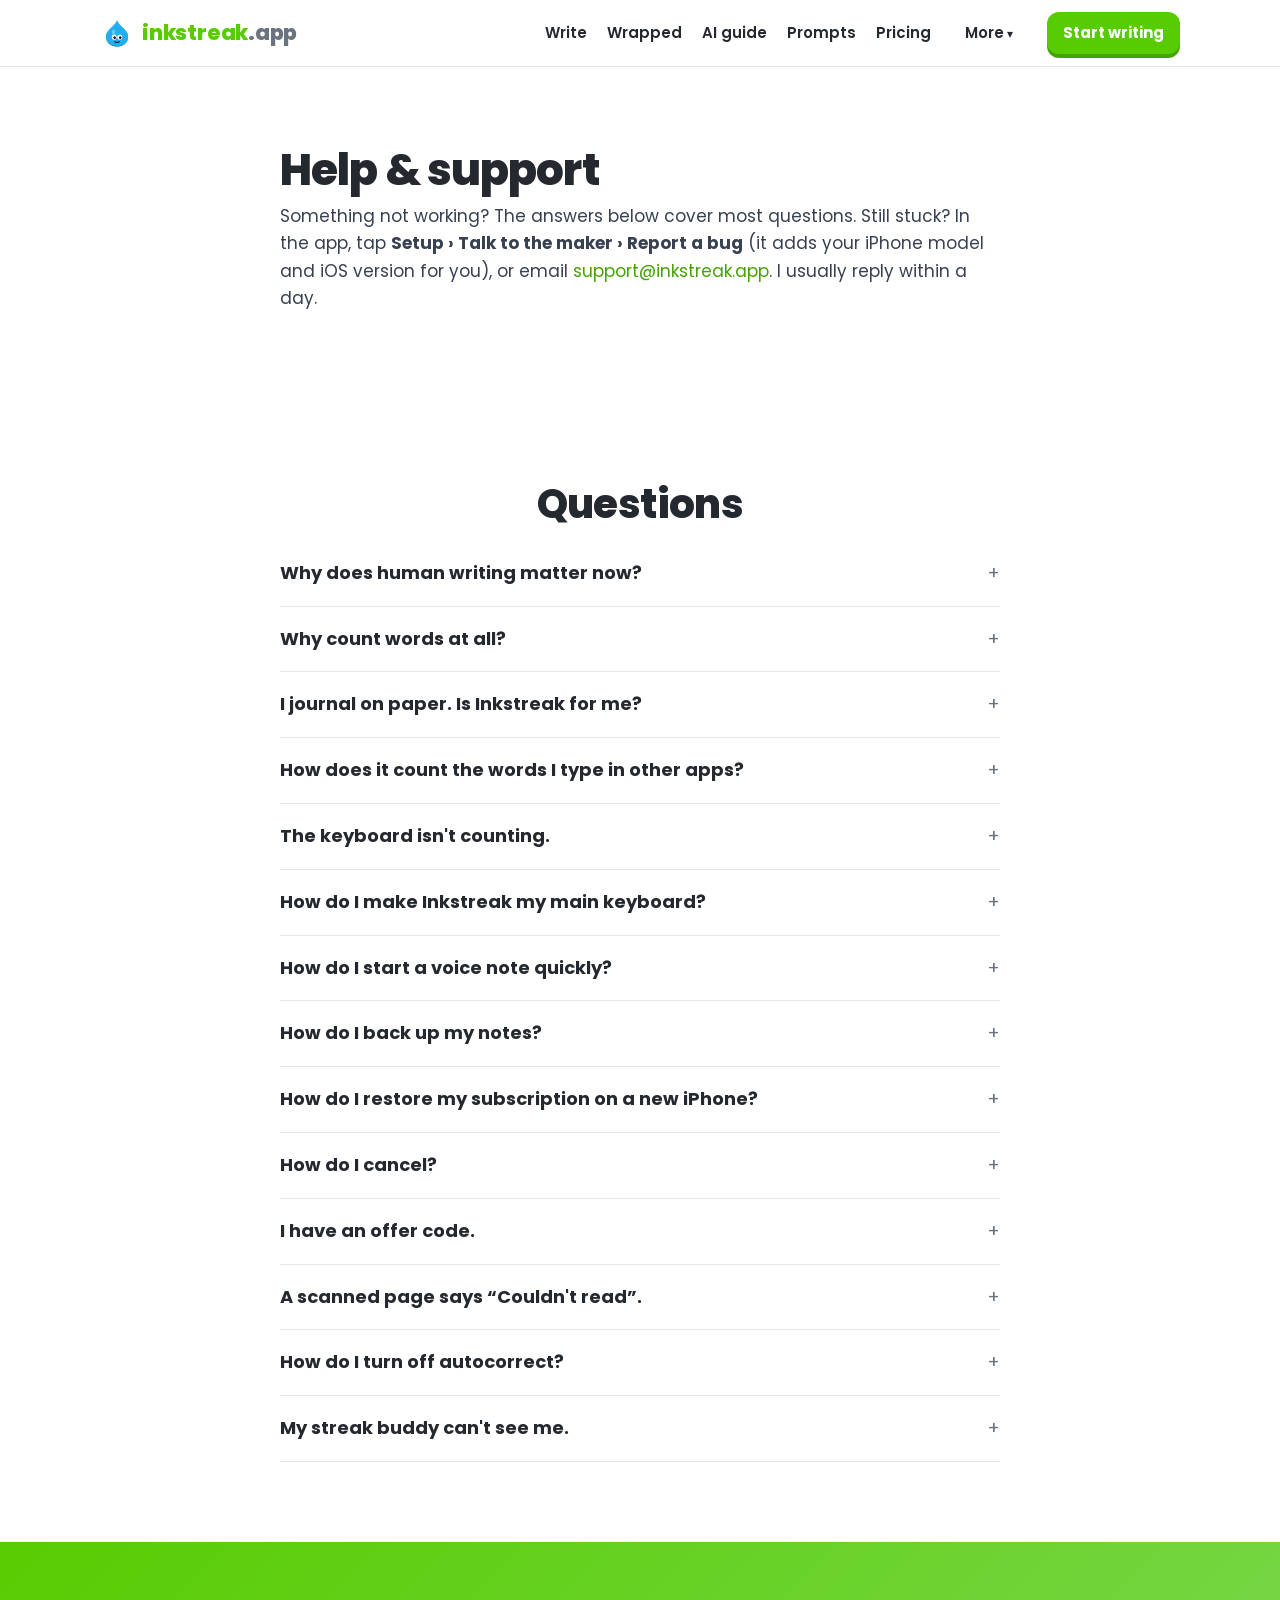
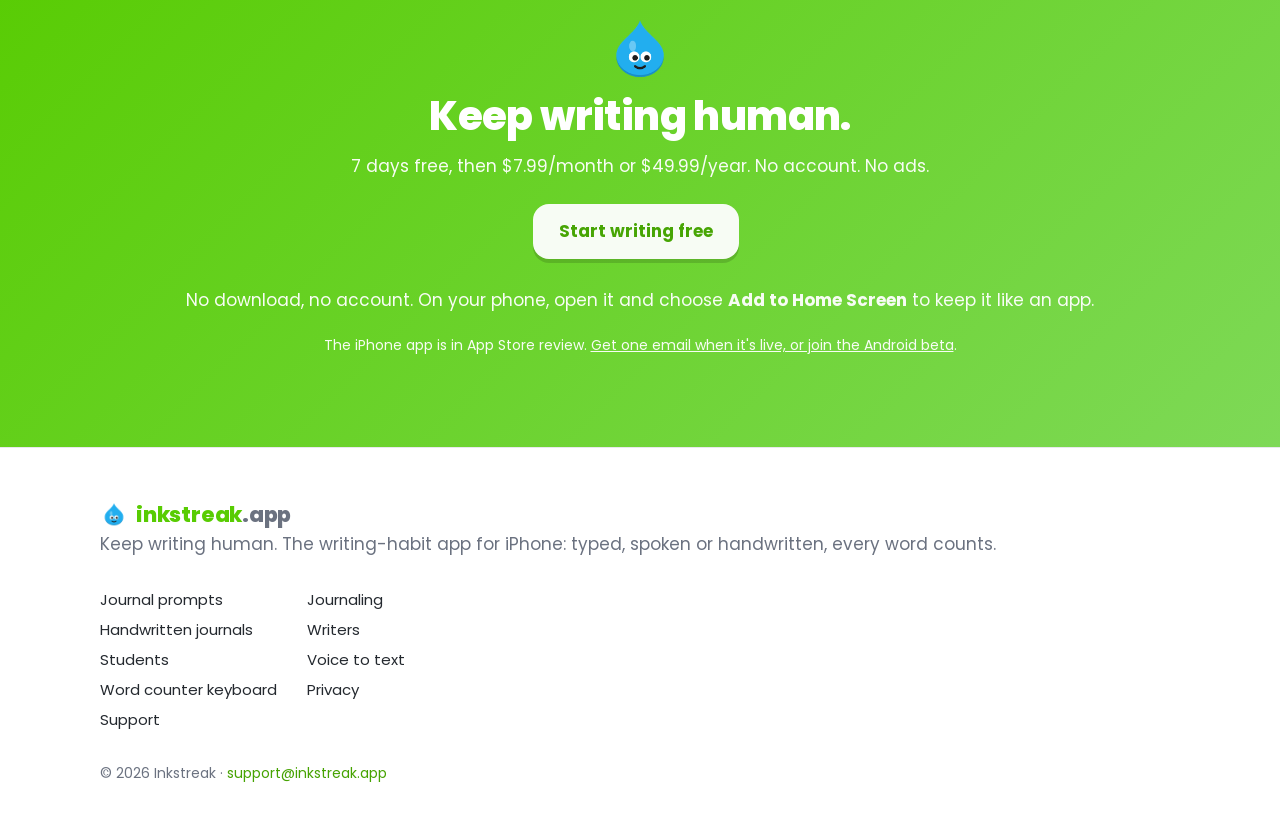
<file: support.html>
<!doctype html>
<html lang="en">
<head>
<meta charset="utf-8">
<meta name="viewport" content="width=device-width, initial-scale=1">
<title>Support — Inkstreak</title>
<meta name="description" content="Help with the Inkstreak keyboard, voice notes, notes backup, streak buddies and your subscription.">
<link rel="canonical" href="https://inkstreak.app/support.html">
<meta name="theme-color" content="#58CC02">
<meta property="og:type" content="website"><meta property="og:site_name" content="Inkstreak">
<meta property="og:title" content="Support — Inkstreak"><meta property="og:description" content="Help with the Inkstreak keyboard, voice notes, notes backup, streak buddies and your subscription.">
<meta property="og:url" content="https://inkstreak.app/support.html"><meta property="og:image" content="https://inkstreak.app/img/og.png">
<meta name="twitter:card" content="summary_large_image"><meta name="twitter:title" content="Support — Inkstreak">
<meta name="twitter:description" content="Help with the Inkstreak keyboard, voice notes, notes backup, streak buddies and your subscription."><meta name="twitter:image" content="https://inkstreak.app/img/og.png">

<link rel="icon" type="image/png" href="favicon.png"><link rel="apple-touch-icon" href="apple-touch-icon.png">
<link rel="preconnect" href="https://fonts.googleapis.com"><link rel="preconnect" href="https://fonts.gstatic.com" crossorigin>
<link href="https://fonts.googleapis.com/css2?family=Poppins:wght@400;500;600;700;800&family=Lora:ital,wght@0,500;1,500&display=swap" rel="stylesheet">
<link rel="stylesheet" href="style.css">
<script type="application/ld+json">{"@context": "https://schema.org", "@type": "SoftwareApplication", "name": "Inkstreak: Word Count Tracker", "alternateName": "Inkstreak", "operatingSystem": "iOS 18 or later", "applicationCategory": "ProductivityApplication", "description": "Keep writing human. Build a daily writing habit with journal prompts, voice notes, handwritten-journal scanning and a streak that counts every word you write. Private, on your iPhone.", "url": "https://inkstreak.app/", "image": "https://inkstreak.app/img/icon-512.png", "offers": [{"@type": "Offer", "name": "Inkstreak Plus monthly (7-day free trial)", "price": "7.99", "priceCurrency": "USD"}, {"@type": "Offer", "name": "Inkstreak Plus yearly (7-day free trial)", "price": "49.99", "priceCurrency": "USD"}]}</script>
<script type="application/ld+json">{"@context": "https://schema.org", "@type": "FAQPage", "mainEntity": [{"@type": "Question", "name": "Why does human writing matter now?", "acceptedAnswer": {"@type": "Answer", "text": "Because so much text is now written by AI. Your own words, in a journal, a draft or a message, carry your thinking in a way generated text can't. Writing every day keeps that skill and that voice yours. Inkstreak keeps your writing on your iPhone and never uses it to train AI."}}, {"@type": "Question", "name": "Why count words at all?", "acceptedAnswer": {"@type": "Answer", "text": "Because what gets counted gets done. Seeing today's words and an unbroken streak is a small, honest reward that brings you back tomorrow. There's no word goal you have to hit: any writing on a day keeps the streak alive."}}, {"@type": "Question", "name": "I journal on paper. Is Inkstreak for me?", "acceptedAnswer": {"@type": "Answer", "text": "Yes. Scan your pages with your iPhone and Inkstreak counts the words on the phone itself, then adds them to your day. It keeps the photos and the count, not the text, unless you choose to. Nothing is uploaded."}}, {"@type": "Question", "name": "How does it count the words I type in other apps?", "acceptedAnswer": {"@type": "Answer", "text": "Switch to the Inkstreak keyboard (tap 🌐) and write anywhere: WhatsApp, Mail, Notes, Instagram. It looks like Apple's keyboard and adds up how many words you type. It never saves, reads back or sends your text, and password fields always use Apple's keyboard."}}, {"@type": "Question", "name": "The keyboard isn't counting.", "acceptedAnswer": {"@type": "Answer", "text": "Go to Settings › General › Keyboard › Keyboards › Inkstreak and turn on Allow Full Access. Then type a few words with the Inkstreak keyboard and open the app. If the top-left of the keyboard says “Not counting”, your free trial or subscription has ended."}}, {"@type": "Question", "name": "How do I make Inkstreak my main keyboard?", "acceptedAnswer": {"@type": "Answer", "text": "Settings › General › Keyboard › Keyboards › Edit, then drag Inkstreak to the top."}}, {"@type": "Question", "name": "How do I start a voice note quickly?", "acceptedAnswer": {"@type": "Answer", "text": "In the app go to Setup › Voice notes. The easiest way is your own Siri phrase (Shortcuts app › + › Inkstreak › Voice note, name it “Quick note”). You can also add the Voice note button to your Lock Screen, Control Center or Action Button."}}, {"@type": "Question", "name": "How do I back up my notes?", "acceptedAnswer": {"@type": "Answer", "text": "Setup › Your notes &amp; backup › Export text or Spreadsheet, then save the file to Files, iCloud Drive or Google Drive."}}, {"@type": "Question", "name": "How do I restore my subscription on a new iPhone?", "acceptedAnswer": {"@type": "Answer", "text": "Open Inkstreak and tap Restore on the paywall or in Setup › Inkstreak Plus. It uses your Apple Account — there's no separate login."}}, {"@type": "Question", "name": "How do I cancel?", "acceptedAnswer": {"@type": "Answer", "text": "Settings › your name › Subscriptions › Inkstreak › Cancel Subscription."}}, {"@type": "Question", "name": "I have an offer code.", "acceptedAnswer": {"@type": "Answer", "text": "Tap Have a code? on the paywall, or Setup › Inkstreak Plus."}}, {"@type": "Question", "name": "A scanned page says “Couldn't read”.", "acceptedAnswer": {"@type": "Answer", "text": "Scan it again in brighter light, with the page flat and the whole page in view. Very messy cursive may count low; neat handwriting and print work best."}}, {"@type": "Question", "name": "How do I turn off autocorrect?", "acceptedAnswer": {"@type": "Answer", "text": "In Inkstreak go to Setup and switch off Autocorrect. Tap ⌫ right after a correction to get your own word back."}}, {"@type": "Question", "name": "My streak buddy can't see me.", "acceptedAnswer": {"@type": "Answer", "text": "Both of you need iCloud turned on. Send the invite again from Stats › Streak buddies, and ask your friend to open the link on their iPhone with Inkstreak installed."}}]}</script>
<script type="application/ld+json">{"@context": "https://schema.org", "@type": "BreadcrumbList", "itemListElement": [{"@type": "ListItem", "position": 1, "name": "Inkstreak", "item": "https://inkstreak.app/"}, {"@type": "ListItem", "position": 2, "name": "Support", "item": "https://inkstreak.app/support.html"}]}</script>
<script defer src="https://cloud.umami.is/script.js" data-website-id="fe1f036c-1ed7-4bc9-9ce5-910496a35b1e"></script>
</head>
<body>
<header class="top"><div class="wrap top-row">
  <a class="brand" href="./"><img src="inky.png" alt="" width="34" height="34"><span>inkstreak<i>.app</i></span></a>
  <nav aria-label="Main" class="main-nav"><a href="write/">Write</a><a href="wrapped/">Wrapped</a><a href="guide/">AI guide</a><a href="journal-prompts.html">Prompts</a><a href="index.html#pricing">Pricing</a></nav>
  <details class="menu"><summary aria-label="Menu"><span class="menu-more">More</span><span class="menu-burger" aria-hidden="true">☰</span></summary>
    <div class="menu-panel">
      <div><p class="menu-h">Free on the web</p><a href="write/">Write and track words</a><a href="write/#paper">Count a paper page</a><a href="write/#story">My Story, year by year</a><a href="wrapped/">Writing Wrapped</a><a href="guide/">Use your notes with AI</a></div>
      <div><p class="menu-h">The app</p><a href="index.html#features">How it works</a><a href="index.html#pricing">Pricing</a><a href="write/#get-app">iPhone and Android</a><a href="support.html">Help</a><a href="privacy.html">Privacy</a></div>
      <div><p class="menu-h">Guides</p><a href="journal-prompts.html">228 journal prompts</a><a href="journaling.html">Journaling</a><a href="handwritten-journal.html">Handwritten journals</a><a href="writers.html">For writers</a><a href="students.html">For students</a><a href="voice-to-text.html">Voice to text</a><a href="typing-stats.html">Word counter keyboard</a></div>
    </div>
  </details>
  <a class="btn small top-cta" href="write/">Start writing</a>
</div></header>
<main>
<section class="section"><div class="wrap narrow prose"><h1>Help &amp; support</h1>
<p>Something not working? The answers below cover most questions. Still stuck? In the app, tap <b>Setup › Talk to the maker › Report a bug</b> (it adds your iPhone model and iOS version for you), or email <a href="mailto:support@inkstreak.app">support@inkstreak.app</a>. I usually reply within a day.</p></div></section>
<section class="section"><div class="wrap narrow"><h2 class="center">Questions</h2><details><summary>Why does human writing matter now?</summary><p>Because so much text is now written by AI. Your own words, in a journal, a draft or a message, carry your thinking in a way generated text can't. Writing every day keeps that skill and that voice yours. Inkstreak keeps your writing on your iPhone and never uses it to train AI.</p></details><details><summary>Why count words at all?</summary><p>Because what gets counted gets done. Seeing today's words and an unbroken streak is a small, honest reward that brings you back tomorrow. There's no word goal you have to hit: any writing on a day keeps the streak alive.</p></details><details><summary>I journal on paper. Is Inkstreak for me?</summary><p>Yes. Scan your pages with your iPhone and Inkstreak counts the words on the phone itself, then adds them to your day. It keeps the photos and the count, not the text, unless you choose to. Nothing is uploaded.</p></details><details><summary>How does it count the words I type in other apps?</summary><p>Switch to the Inkstreak keyboard (tap 🌐) and write anywhere: WhatsApp, Mail, Notes, Instagram. It looks like Apple's keyboard and adds up how many words you type. It never saves, reads back or sends your text, and password fields always use Apple's keyboard.</p></details><details><summary>The keyboard isn&#x27;t counting.</summary><p>Go to Settings › General › Keyboard › Keyboards › Inkstreak and turn on <b>Allow Full Access</b>. Then type a few words with the Inkstreak keyboard and open the app. If the top-left of the keyboard says “Not counting”, your free trial or subscription has ended.</p></details><details><summary>How do I make Inkstreak my main keyboard?</summary><p>Settings › General › Keyboard › Keyboards › Edit, then drag Inkstreak to the top.</p></details><details><summary>How do I start a voice note quickly?</summary><p>In the app go to Setup › Voice notes. The easiest way is your own Siri phrase (Shortcuts app › + › Inkstreak › Voice note, name it “Quick note”). You can also add the Voice note button to your Lock Screen, Control Center or Action Button.</p></details><details><summary>How do I back up my notes?</summary><p>Setup › Your notes &amp; backup › Export text or Spreadsheet, then save the file to Files, iCloud Drive or Google Drive.</p></details><details><summary>How do I restore my subscription on a new iPhone?</summary><p>Open Inkstreak and tap <b>Restore</b> on the paywall or in Setup › Inkstreak Plus. It uses your Apple Account — there's no separate login.</p></details><details><summary>How do I cancel?</summary><p>Settings › your name › Subscriptions › Inkstreak › Cancel Subscription.</p></details><details><summary>I have an offer code.</summary><p>Tap <b>Have a code?</b> on the paywall, or Setup › Inkstreak Plus.</p></details><details><summary>A scanned page says “Couldn&#x27;t read”.</summary><p>Scan it again in brighter light, with the page flat and the whole page in view. Very messy cursive may count low; neat handwriting and print work best.</p></details><details><summary>How do I turn off autocorrect?</summary><p>In Inkstreak go to Setup and switch off <b>Autocorrect</b>. Tap ⌫ right after a correction to get your own word back.</p></details><details><summary>My streak buddy can&#x27;t see me.</summary><p>Both of you need iCloud turned on. Send the invite again from Stats › Streak buddies, and ask your friend to open the link on their iPhone with Inkstreak installed.</p></details></div></section>
<section class="cta-band" id="get"><div class="wrap center">
  <img src="inky.png" alt="" width="72" height="72">
  <h2>Keep writing human.</h2>
  <p>7 days free, then <span data-inr="₹99">$7.99</span>/month or <span data-inr="₹999">$49.99</span>/year. No account. No ads.</p>
  <p><a class="btn" href="write/">Start writing free</a></p>
  <p>No download, no account. On your phone, open it and choose <b>Add to Home Screen</b> to keep it like an app.</p>
  <p class="small">The iPhone app is in App Store review. <a style="color:#fff;text-decoration:underline" href="write/#get-app">Get one email when it's live, or join the Android beta</a>.</p>
</div></section>
</main>
<footer class="foot"><div class="wrap foot-row">
  <div><a class="brand" href="./"><img src="inky.png" alt="" width="28" height="28"><span>inkstreak<i>.app</i></span></a>
  <p class="muted">Keep writing human. The writing-habit app for iPhone: typed, spoken or handwritten, every word counts.</p></div>
  <nav aria-label="Footer">
    <a href="journal-prompts.html">Journal prompts</a><a href="journaling.html">Journaling</a><a href="handwritten-journal.html">Handwritten journals</a><a href="writers.html">Writers</a>
    <a href="students.html">Students</a><a href="voice-to-text.html">Voice to text</a><a href="typing-stats.html">Word counter keyboard</a>
    <a href="privacy.html">Privacy</a><a href="support.html">Support</a></nav>
</div><div class="wrap muted small-print">© 2026 Inkstreak · <a href="mailto:support@inkstreak.app">support@inkstreak.app</a></div></footer>
<script>
(function(){try{var tz=Intl.DateTimeFormat().resolvedOptions().timeZone||"";
if(tz==="Asia/Kolkata"||tz==="Asia/Calcutta"){document.querySelectorAll("[data-inr]").forEach(function(el){el.textContent=el.getAttribute("data-inr");});
document.documentElement.classList.add("in");}}catch(e){}})();
</script>
<script id="menu-close">document.querySelectorAll(".menu a").forEach(function(a){a.addEventListener("click",function(){var d=a.closest("details");if(d)d.open=false;});});document.addEventListener("click",function(e){document.querySelectorAll(".menu[open]").forEach(function(d){if(!d.contains(e.target))d.open=false;});});</script>
</body>
</html>
</file>
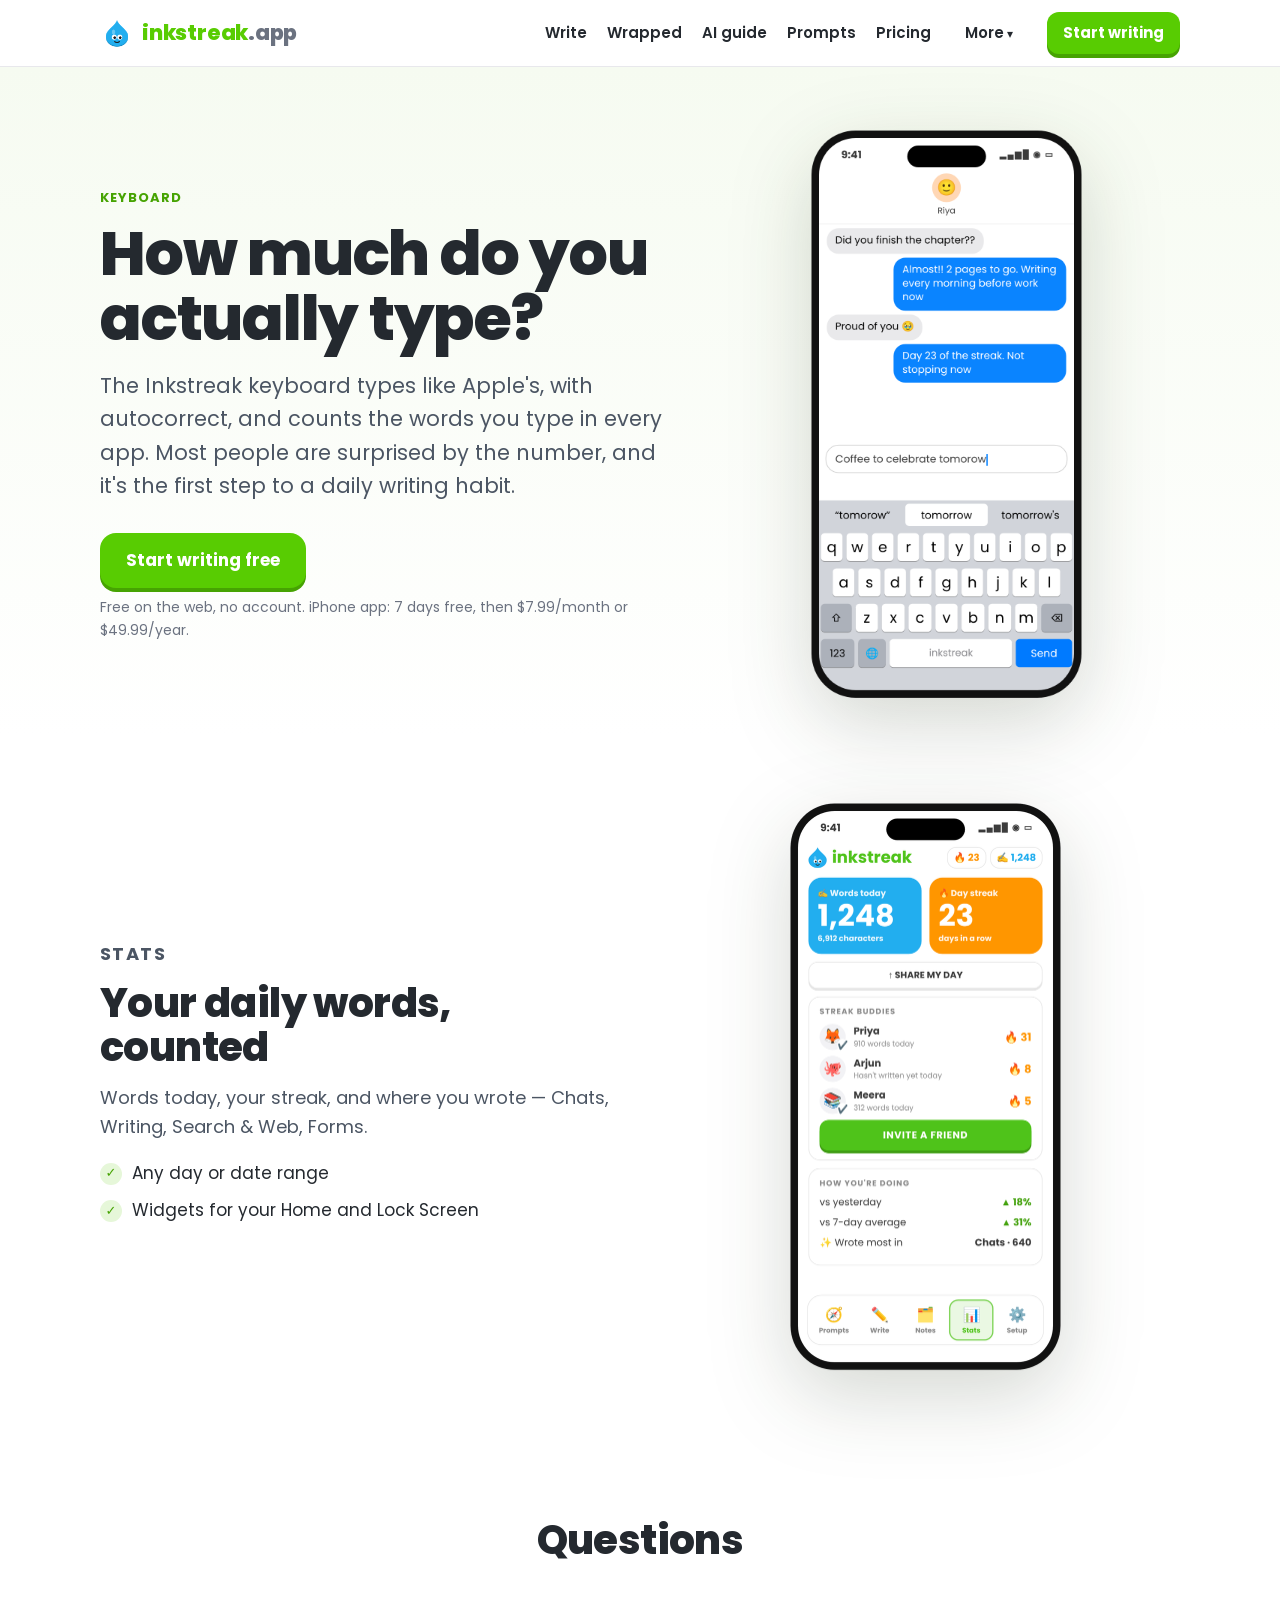
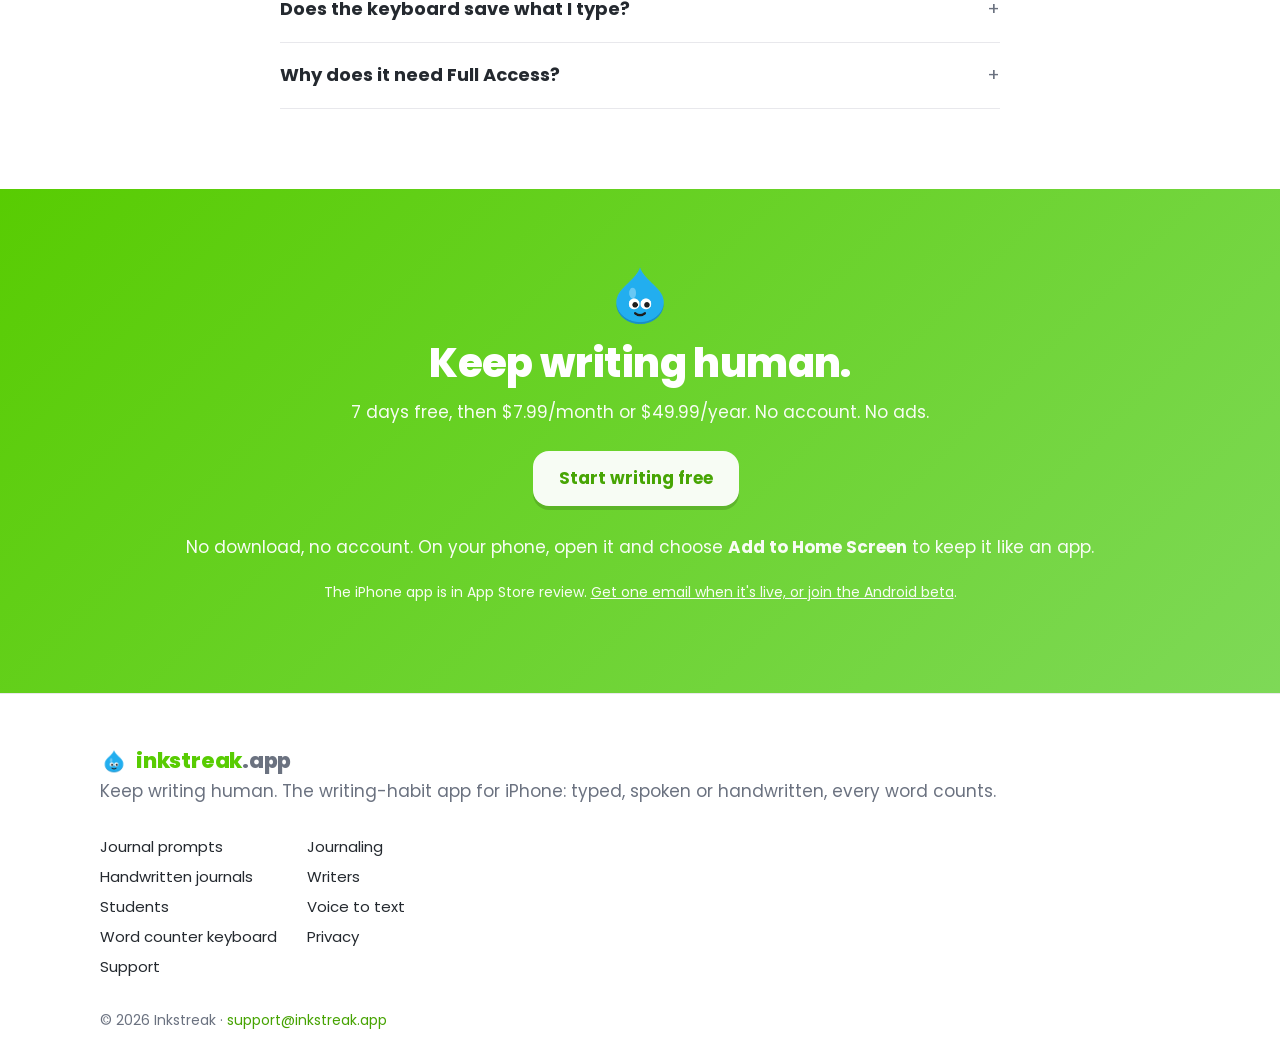
<file: typing-stats.html>
<!doctype html>
<html lang="en">
<head>
<meta charset="utf-8">
<meta name="viewport" content="width=device-width, initial-scale=1">
<title>Word Counter Keyboard for iPhone — How Much Do You Type? — Inkstreak</title>
<meta name="description" content="A keyboard for iPhone that counts how many words you type every day, in every app — without saving what you type. Streaks, stats and widgets. 7 days free.">
<link rel="canonical" href="https://inkstreak.app/typing-stats.html">
<meta name="theme-color" content="#58CC02">
<meta property="og:type" content="website"><meta property="og:site_name" content="Inkstreak">
<meta property="og:title" content="Word Counter Keyboard for iPhone — How Much Do You Type? — Inkstreak"><meta property="og:description" content="A keyboard for iPhone that counts how many words you type every day, in every app — without saving what you type. Streaks, stats and widgets. 7 days free.">
<meta property="og:url" content="https://inkstreak.app/typing-stats.html"><meta property="og:image" content="https://inkstreak.app/img/og.png">
<meta name="twitter:card" content="summary_large_image"><meta name="twitter:title" content="Word Counter Keyboard for iPhone — How Much Do You Type? — Inkstreak">
<meta name="twitter:description" content="A keyboard for iPhone that counts how many words you type every day, in every app — without saving what you type. Streaks, stats and widgets. 7 days free."><meta name="twitter:image" content="https://inkstreak.app/img/og.png">

<link rel="icon" type="image/png" href="favicon.png"><link rel="apple-touch-icon" href="apple-touch-icon.png">
<link rel="preconnect" href="https://fonts.googleapis.com"><link rel="preconnect" href="https://fonts.gstatic.com" crossorigin>
<link href="https://fonts.googleapis.com/css2?family=Poppins:wght@400;500;600;700;800&family=Lora:ital,wght@0,500;1,500&display=swap" rel="stylesheet">
<link rel="stylesheet" href="style.css">
<script type="application/ld+json">{"@context": "https://schema.org", "@type": "SoftwareApplication", "name": "Inkstreak: Word Count Tracker", "alternateName": "Inkstreak", "operatingSystem": "iOS 18 or later", "applicationCategory": "ProductivityApplication", "description": "Keep writing human. Build a daily writing habit with journal prompts, voice notes, handwritten-journal scanning and a streak that counts every word you write. Private, on your iPhone.", "url": "https://inkstreak.app/", "image": "https://inkstreak.app/img/icon-512.png", "offers": [{"@type": "Offer", "name": "Inkstreak Plus monthly (7-day free trial)", "price": "7.99", "priceCurrency": "USD"}, {"@type": "Offer", "name": "Inkstreak Plus yearly (7-day free trial)", "price": "49.99", "priceCurrency": "USD"}]}</script>
<script type="application/ld+json">{"@context": "https://schema.org", "@type": "FAQPage", "mainEntity": [{"@type": "Question", "name": "Does the keyboard save what I type?", "acceptedAnswer": {"@type": "Answer", "text": "No. It only adds up how many words and characters you type. It never stores, reads back or sends your text, and makes no network requests."}}, {"@type": "Question", "name": "Why does it need Full Access?", "acceptedAnswer": {"@type": "Answer", "text": "Only so the keyboard can pass two numbers (today's words and characters) to the Inkstreak app. It works as a keyboard without it."}}]}</script>
<script type="application/ld+json">{"@context": "https://schema.org", "@type": "BreadcrumbList", "itemListElement": [{"@type": "ListItem", "position": 1, "name": "Inkstreak", "item": "https://inkstreak.app/"}, {"@type": "ListItem", "position": 2, "name": "Word counter keyboard", "item": "https://inkstreak.app/typing-stats.html"}]}</script>
<script defer src="https://cloud.umami.is/script.js" data-website-id="fe1f036c-1ed7-4bc9-9ce5-910496a35b1e"></script>
</head>
<body>
<header class="top"><div class="wrap top-row">
  <a class="brand" href="./"><img src="inky.png" alt="" width="34" height="34"><span>inkstreak<i>.app</i></span></a>
  <nav aria-label="Main" class="main-nav"><a href="write/">Write</a><a href="wrapped/">Wrapped</a><a href="guide/">AI guide</a><a href="journal-prompts.html">Prompts</a><a href="index.html#pricing">Pricing</a></nav>
  <details class="menu"><summary aria-label="Menu"><span class="menu-more">More</span><span class="menu-burger" aria-hidden="true">☰</span></summary>
    <div class="menu-panel">
      <div><p class="menu-h">Free on the web</p><a href="write/">Write and track words</a><a href="write/#paper">Count a paper page</a><a href="write/#story">My Story, year by year</a><a href="wrapped/">Writing Wrapped</a><a href="guide/">Use your notes with AI</a></div>
      <div><p class="menu-h">The app</p><a href="index.html#features">How it works</a><a href="index.html#pricing">Pricing</a><a href="write/#get-app">iPhone and Android</a><a href="support.html">Help</a><a href="privacy.html">Privacy</a></div>
      <div><p class="menu-h">Guides</p><a href="journal-prompts.html">228 journal prompts</a><a href="journaling.html">Journaling</a><a href="handwritten-journal.html">Handwritten journals</a><a href="writers.html">For writers</a><a href="students.html">For students</a><a href="voice-to-text.html">Voice to text</a><a href="typing-stats.html">Word counter keyboard</a></div>
    </div>
  </details>
  <a class="btn small top-cta" href="write/">Start writing</a>
</div></header>
<main>
<section class="hero sub"><div class="wrap hero-grid">
<div><p class="kicker">Keyboard</p><h1>How much do you actually type?</h1><p class="lead">The Inkstreak keyboard types like Apple's, with autocorrect, and counts the words you type in every app. Most people are surprised by the number, and it's the first step to a daily writing habit.</p><a class="btn" href="write/">Start writing free</a><p class="muted small">Free on the web, no account. iPhone app: 7 days free, then <span data-inr="₹99">$7.99</span>/month or <span data-inr="₹999">$49.99</span>/year.</p></div>
<div class="hero-img"><img class="phone " src="screen-keyboard.png" alt="Keyboard in a chat app" width="285" height="582" loading="lazy"></div></div></section><section class="feature"><div class="wrap feature-grid">
<div class="feature-text"><p class="kicker">Stats</p><h2>Your daily words, counted</h2><p>Words today, your streak, and where you wrote — Chats, Writing, Search & Web, Forms.</p><ul class="ticks"><li>Any day or date range</li><li>Widgets for your Home and Lock Screen</li></ul></div>
<div class="feature-img"><img class="phone " src="screen-stats.png" alt="Stats" width="285" height="582" loading="lazy"></div></div></section>
<section class="section"><div class="wrap narrow"><h2 class="center">Questions</h2><details><summary>Does the keyboard save what I type?</summary><p>No. It only adds up how many words and characters you type. It never stores, reads back or sends your text, and makes no network requests.</p></details><details><summary>Why does it need Full Access?</summary><p>Only so the keyboard can pass two numbers (today's words and characters) to the Inkstreak app. It works as a keyboard without it.</p></details></div></section>
<section class="cta-band" id="get"><div class="wrap center">
  <img src="inky.png" alt="" width="72" height="72">
  <h2>Keep writing human.</h2>
  <p>7 days free, then <span data-inr="₹99">$7.99</span>/month or <span data-inr="₹999">$49.99</span>/year. No account. No ads.</p>
  <p><a class="btn" href="write/">Start writing free</a></p>
  <p>No download, no account. On your phone, open it and choose <b>Add to Home Screen</b> to keep it like an app.</p>
  <p class="small">The iPhone app is in App Store review. <a style="color:#fff;text-decoration:underline" href="write/#get-app">Get one email when it's live, or join the Android beta</a>.</p>
</div></section>
</main>
<footer class="foot"><div class="wrap foot-row">
  <div><a class="brand" href="./"><img src="inky.png" alt="" width="28" height="28"><span>inkstreak<i>.app</i></span></a>
  <p class="muted">Keep writing human. The writing-habit app for iPhone: typed, spoken or handwritten, every word counts.</p></div>
  <nav aria-label="Footer">
    <a href="journal-prompts.html">Journal prompts</a><a href="journaling.html">Journaling</a><a href="handwritten-journal.html">Handwritten journals</a><a href="writers.html">Writers</a>
    <a href="students.html">Students</a><a href="voice-to-text.html">Voice to text</a><a href="typing-stats.html">Word counter keyboard</a>
    <a href="privacy.html">Privacy</a><a href="support.html">Support</a></nav>
</div><div class="wrap muted small-print">© 2026 Inkstreak · <a href="mailto:support@inkstreak.app">support@inkstreak.app</a></div></footer>
<script>
(function(){try{var tz=Intl.DateTimeFormat().resolvedOptions().timeZone||"";
if(tz==="Asia/Kolkata"||tz==="Asia/Calcutta"){document.querySelectorAll("[data-inr]").forEach(function(el){el.textContent=el.getAttribute("data-inr");});
document.documentElement.classList.add("in");}}catch(e){}})();
</script>
<script id="menu-close">document.querySelectorAll(".menu a").forEach(function(a){a.addEventListener("click",function(){var d=a.closest("details");if(d)d.open=false;});});document.addEventListener("click",function(e){document.querySelectorAll(".menu[open]").forEach(function(d){if(!d.contains(e.target))d.open=false;});});</script>
</body>
</html>
</file>
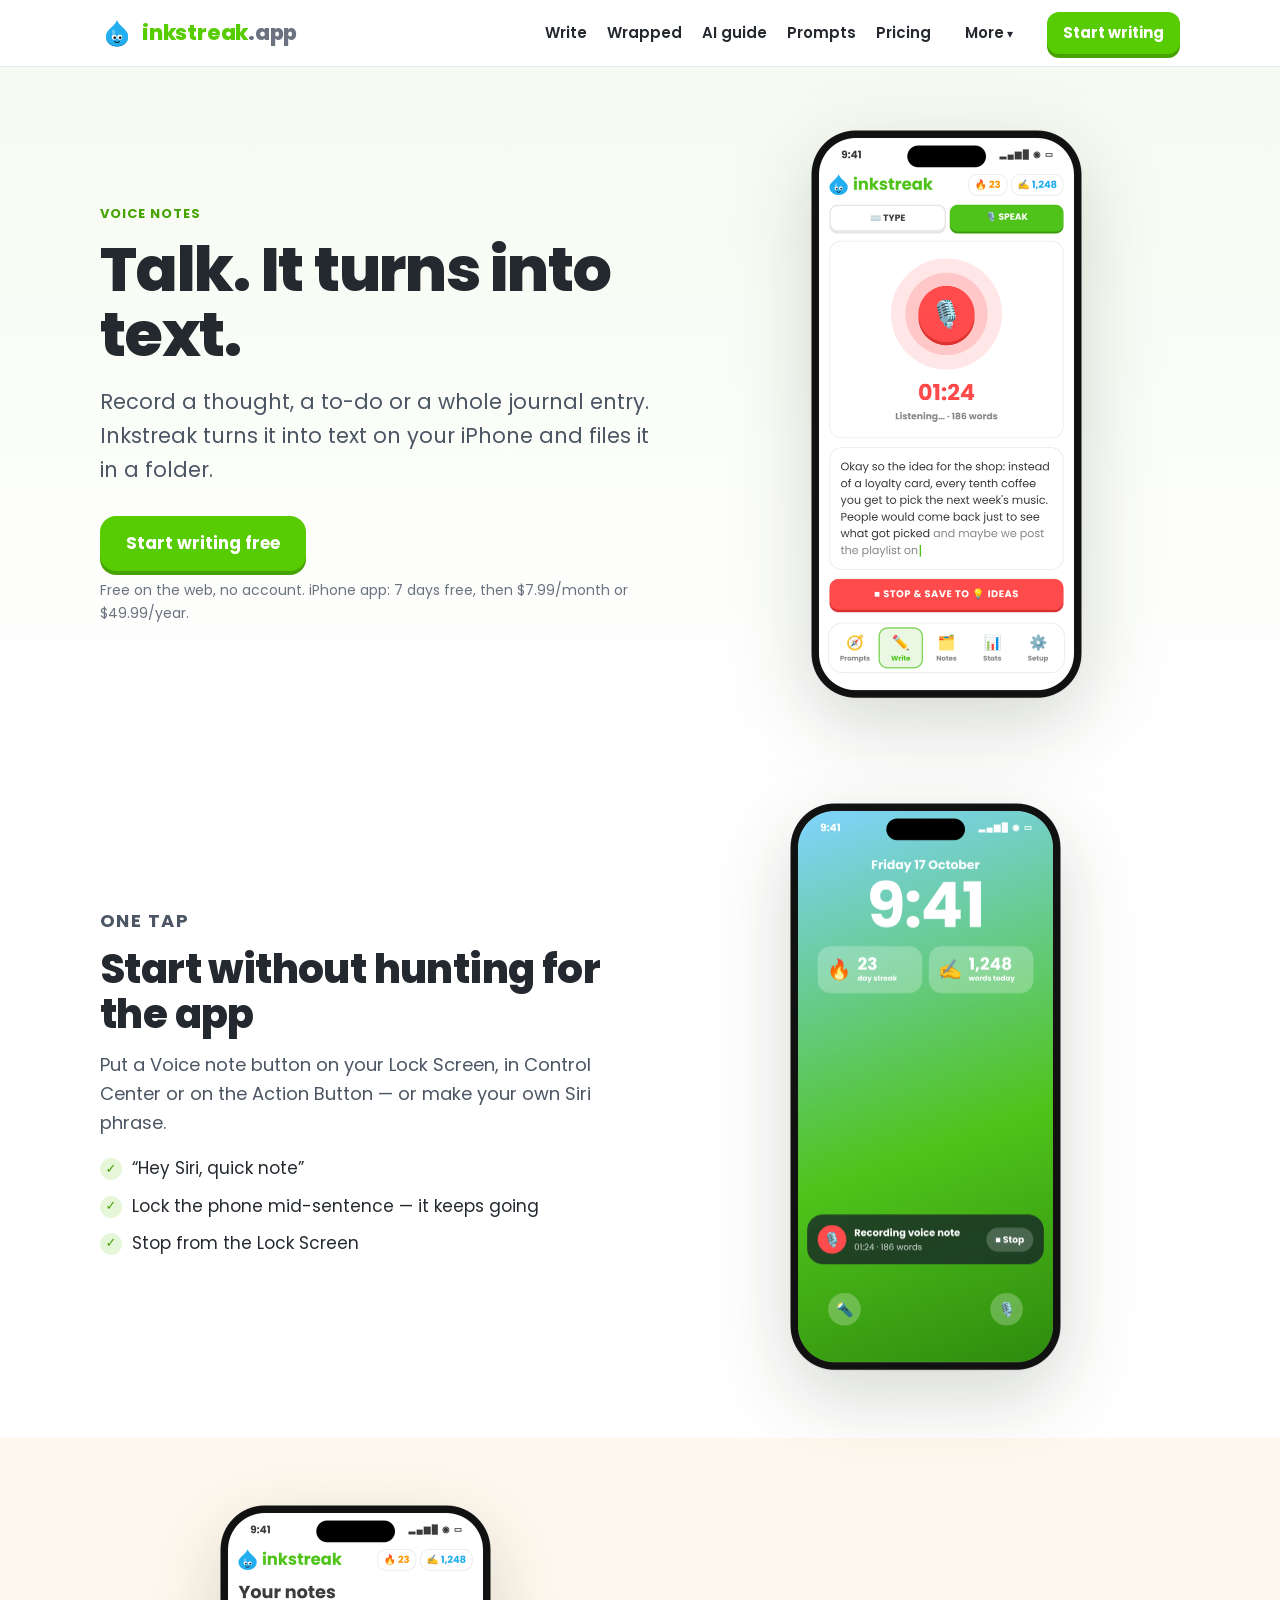
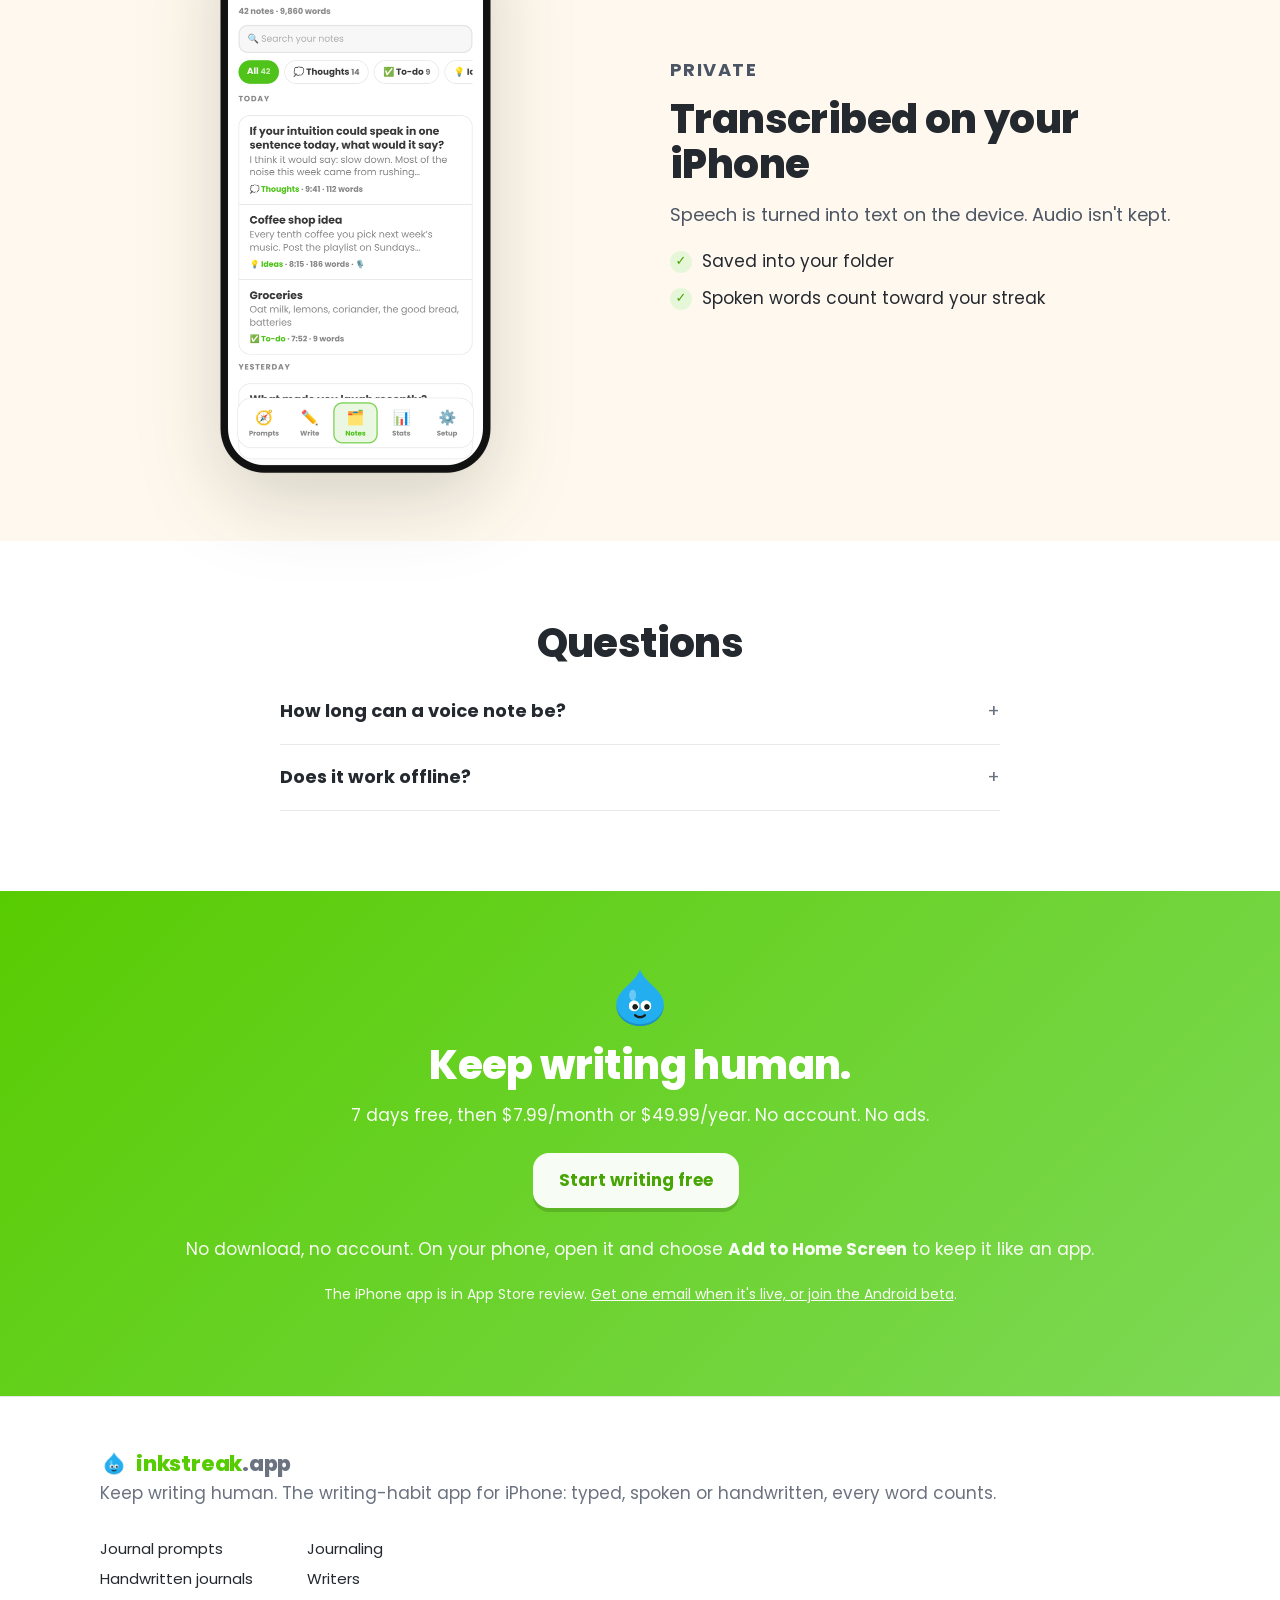
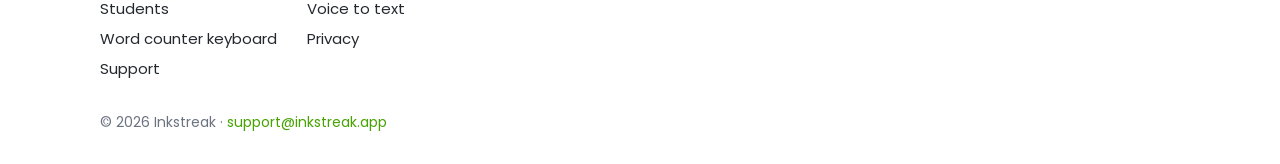
<file: voice-to-text.html>
<!doctype html>
<html lang="en">
<head>
<meta charset="utf-8">
<meta name="viewport" content="width=device-width, initial-scale=1">
<title>Private Voice to Text Notes for iPhone — Inkstreak</title>
<meta name="description" content="Turn speech into text on your iPhone. Voice notes that start in one tap from the Lock Screen, saved in folders and counted in your writing streak. 7 days free.">
<link rel="canonical" href="https://inkstreak.app/voice-to-text.html">
<meta name="theme-color" content="#58CC02">
<meta property="og:type" content="website"><meta property="og:site_name" content="Inkstreak">
<meta property="og:title" content="Private Voice to Text Notes for iPhone — Inkstreak"><meta property="og:description" content="Turn speech into text on your iPhone. Voice notes that start in one tap from the Lock Screen, saved in folders and counted in your writing streak. 7 days free.">
<meta property="og:url" content="https://inkstreak.app/voice-to-text.html"><meta property="og:image" content="https://inkstreak.app/img/og.png">
<meta name="twitter:card" content="summary_large_image"><meta name="twitter:title" content="Private Voice to Text Notes for iPhone — Inkstreak">
<meta name="twitter:description" content="Turn speech into text on your iPhone. Voice notes that start in one tap from the Lock Screen, saved in folders and counted in your writing streak. 7 days free."><meta name="twitter:image" content="https://inkstreak.app/img/og.png">

<link rel="icon" type="image/png" href="favicon.png"><link rel="apple-touch-icon" href="apple-touch-icon.png">
<link rel="preconnect" href="https://fonts.googleapis.com"><link rel="preconnect" href="https://fonts.gstatic.com" crossorigin>
<link href="https://fonts.googleapis.com/css2?family=Poppins:wght@400;500;600;700;800&family=Lora:ital,wght@0,500;1,500&display=swap" rel="stylesheet">
<link rel="stylesheet" href="style.css">
<script type="application/ld+json">{"@context": "https://schema.org", "@type": "SoftwareApplication", "name": "Inkstreak: Word Count Tracker", "alternateName": "Inkstreak", "operatingSystem": "iOS 18 or later", "applicationCategory": "ProductivityApplication", "description": "Keep writing human. Build a daily writing habit with journal prompts, voice notes, handwritten-journal scanning and a streak that counts every word you write. Private, on your iPhone.", "url": "https://inkstreak.app/", "image": "https://inkstreak.app/img/icon-512.png", "offers": [{"@type": "Offer", "name": "Inkstreak Plus monthly (7-day free trial)", "price": "7.99", "priceCurrency": "USD"}, {"@type": "Offer", "name": "Inkstreak Plus yearly (7-day free trial)", "price": "49.99", "priceCurrency": "USD"}]}</script>
<script type="application/ld+json">{"@context": "https://schema.org", "@type": "FAQPage", "mainEntity": [{"@type": "Question", "name": "How long can a voice note be?", "acceptedAnswer": {"@type": "Answer", "text": "Up to an hour. It saves automatically when you stop."}}, {"@type": "Question", "name": "Does it work offline?", "acceptedAnswer": {"@type": "Answer", "text": "Yes — speech is turned into text on your iPhone."}}]}</script>
<script type="application/ld+json">{"@context": "https://schema.org", "@type": "BreadcrumbList", "itemListElement": [{"@type": "ListItem", "position": 1, "name": "Inkstreak", "item": "https://inkstreak.app/"}, {"@type": "ListItem", "position": 2, "name": "Voice to text", "item": "https://inkstreak.app/voice-to-text.html"}]}</script>
<script defer src="https://cloud.umami.is/script.js" data-website-id="fe1f036c-1ed7-4bc9-9ce5-910496a35b1e"></script>
</head>
<body>
<header class="top"><div class="wrap top-row">
  <a class="brand" href="./"><img src="inky.png" alt="" width="34" height="34"><span>inkstreak<i>.app</i></span></a>
  <nav aria-label="Main" class="main-nav"><a href="write/">Write</a><a href="wrapped/">Wrapped</a><a href="guide/">AI guide</a><a href="journal-prompts.html">Prompts</a><a href="index.html#pricing">Pricing</a></nav>
  <details class="menu"><summary aria-label="Menu"><span class="menu-more">More</span><span class="menu-burger" aria-hidden="true">☰</span></summary>
    <div class="menu-panel">
      <div><p class="menu-h">Free on the web</p><a href="write/">Write and track words</a><a href="write/#paper">Count a paper page</a><a href="write/#story">My Story, year by year</a><a href="wrapped/">Writing Wrapped</a><a href="guide/">Use your notes with AI</a></div>
      <div><p class="menu-h">The app</p><a href="index.html#features">How it works</a><a href="index.html#pricing">Pricing</a><a href="write/#get-app">iPhone and Android</a><a href="support.html">Help</a><a href="privacy.html">Privacy</a></div>
      <div><p class="menu-h">Guides</p><a href="journal-prompts.html">228 journal prompts</a><a href="journaling.html">Journaling</a><a href="handwritten-journal.html">Handwritten journals</a><a href="writers.html">For writers</a><a href="students.html">For students</a><a href="voice-to-text.html">Voice to text</a><a href="typing-stats.html">Word counter keyboard</a></div>
    </div>
  </details>
  <a class="btn small top-cta" href="write/">Start writing</a>
</div></header>
<main>
<section class="hero sub"><div class="wrap hero-grid">
<div><p class="kicker">Voice notes</p><h1>Talk. It turns into text.</h1><p class="lead">Record a thought, a to-do or a whole journal entry. Inkstreak turns it into text on your iPhone and files it in a folder.</p><a class="btn" href="write/">Start writing free</a><p class="muted small">Free on the web, no account. iPhone app: 7 days free, then <span data-inr="₹99">$7.99</span>/month or <span data-inr="₹999">$49.99</span>/year.</p></div>
<div class="hero-img"><img class="phone " src="screen-voice.png" alt="Recording a voice note" width="285" height="582" loading="lazy"></div></div></section><section class="feature"><div class="wrap feature-grid">
<div class="feature-text"><p class="kicker">One tap</p><h2>Start without hunting for the app</h2><p>Put a Voice note button on your Lock Screen, in Control Center or on the Action Button — or make your own Siri phrase.</p><ul class="ticks"><li>“Hey Siri, quick note”</li><li>Lock the phone mid-sentence — it keeps going</li><li>Stop from the Lock Screen</li></ul></div>
<div class="feature-img"><img class="phone " src="screen-lock.png" alt="Lock Screen recording banner" width="285" height="582" loading="lazy"></div></div></section><section class="feature flip"><div class="wrap feature-grid">
<div class="feature-text"><p class="kicker">Private</p><h2>Transcribed on your iPhone</h2><p>Speech is turned into text on the device. Audio isn't kept.</p><ul class="ticks"><li>Saved into your folder</li><li>Spoken words count toward your streak</li></ul></div>
<div class="feature-img"><img class="phone " src="screen-notes.png" alt="Saved voice note" width="285" height="582" loading="lazy"></div></div></section>
<section class="section"><div class="wrap narrow"><h2 class="center">Questions</h2><details><summary>How long can a voice note be?</summary><p>Up to an hour. It saves automatically when you stop.</p></details><details><summary>Does it work offline?</summary><p>Yes — speech is turned into text on your iPhone.</p></details></div></section>
<section class="cta-band" id="get"><div class="wrap center">
  <img src="inky.png" alt="" width="72" height="72">
  <h2>Keep writing human.</h2>
  <p>7 days free, then <span data-inr="₹99">$7.99</span>/month or <span data-inr="₹999">$49.99</span>/year. No account. No ads.</p>
  <p><a class="btn" href="write/">Start writing free</a></p>
  <p>No download, no account. On your phone, open it and choose <b>Add to Home Screen</b> to keep it like an app.</p>
  <p class="small">The iPhone app is in App Store review. <a style="color:#fff;text-decoration:underline" href="write/#get-app">Get one email when it's live, or join the Android beta</a>.</p>
</div></section>
</main>
<footer class="foot"><div class="wrap foot-row">
  <div><a class="brand" href="./"><img src="inky.png" alt="" width="28" height="28"><span>inkstreak<i>.app</i></span></a>
  <p class="muted">Keep writing human. The writing-habit app for iPhone: typed, spoken or handwritten, every word counts.</p></div>
  <nav aria-label="Footer">
    <a href="journal-prompts.html">Journal prompts</a><a href="journaling.html">Journaling</a><a href="handwritten-journal.html">Handwritten journals</a><a href="writers.html">Writers</a>
    <a href="students.html">Students</a><a href="voice-to-text.html">Voice to text</a><a href="typing-stats.html">Word counter keyboard</a>
    <a href="privacy.html">Privacy</a><a href="support.html">Support</a></nav>
</div><div class="wrap muted small-print">© 2026 Inkstreak · <a href="mailto:support@inkstreak.app">support@inkstreak.app</a></div></footer>
<script>
(function(){try{var tz=Intl.DateTimeFormat().resolvedOptions().timeZone||"";
if(tz==="Asia/Kolkata"||tz==="Asia/Calcutta"){document.querySelectorAll("[data-inr]").forEach(function(el){el.textContent=el.getAttribute("data-inr");});
document.documentElement.classList.add("in");}}catch(e){}})();
</script>
<script id="menu-close">document.querySelectorAll(".menu a").forEach(function(a){a.addEventListener("click",function(){var d=a.closest("details");if(d)d.open=false;});});document.addEventListener("click",function(e){document.querySelectorAll(".menu[open]").forEach(function(d){if(!d.contains(e.target))d.open=false;});});</script>
</body>
</html>
</file>
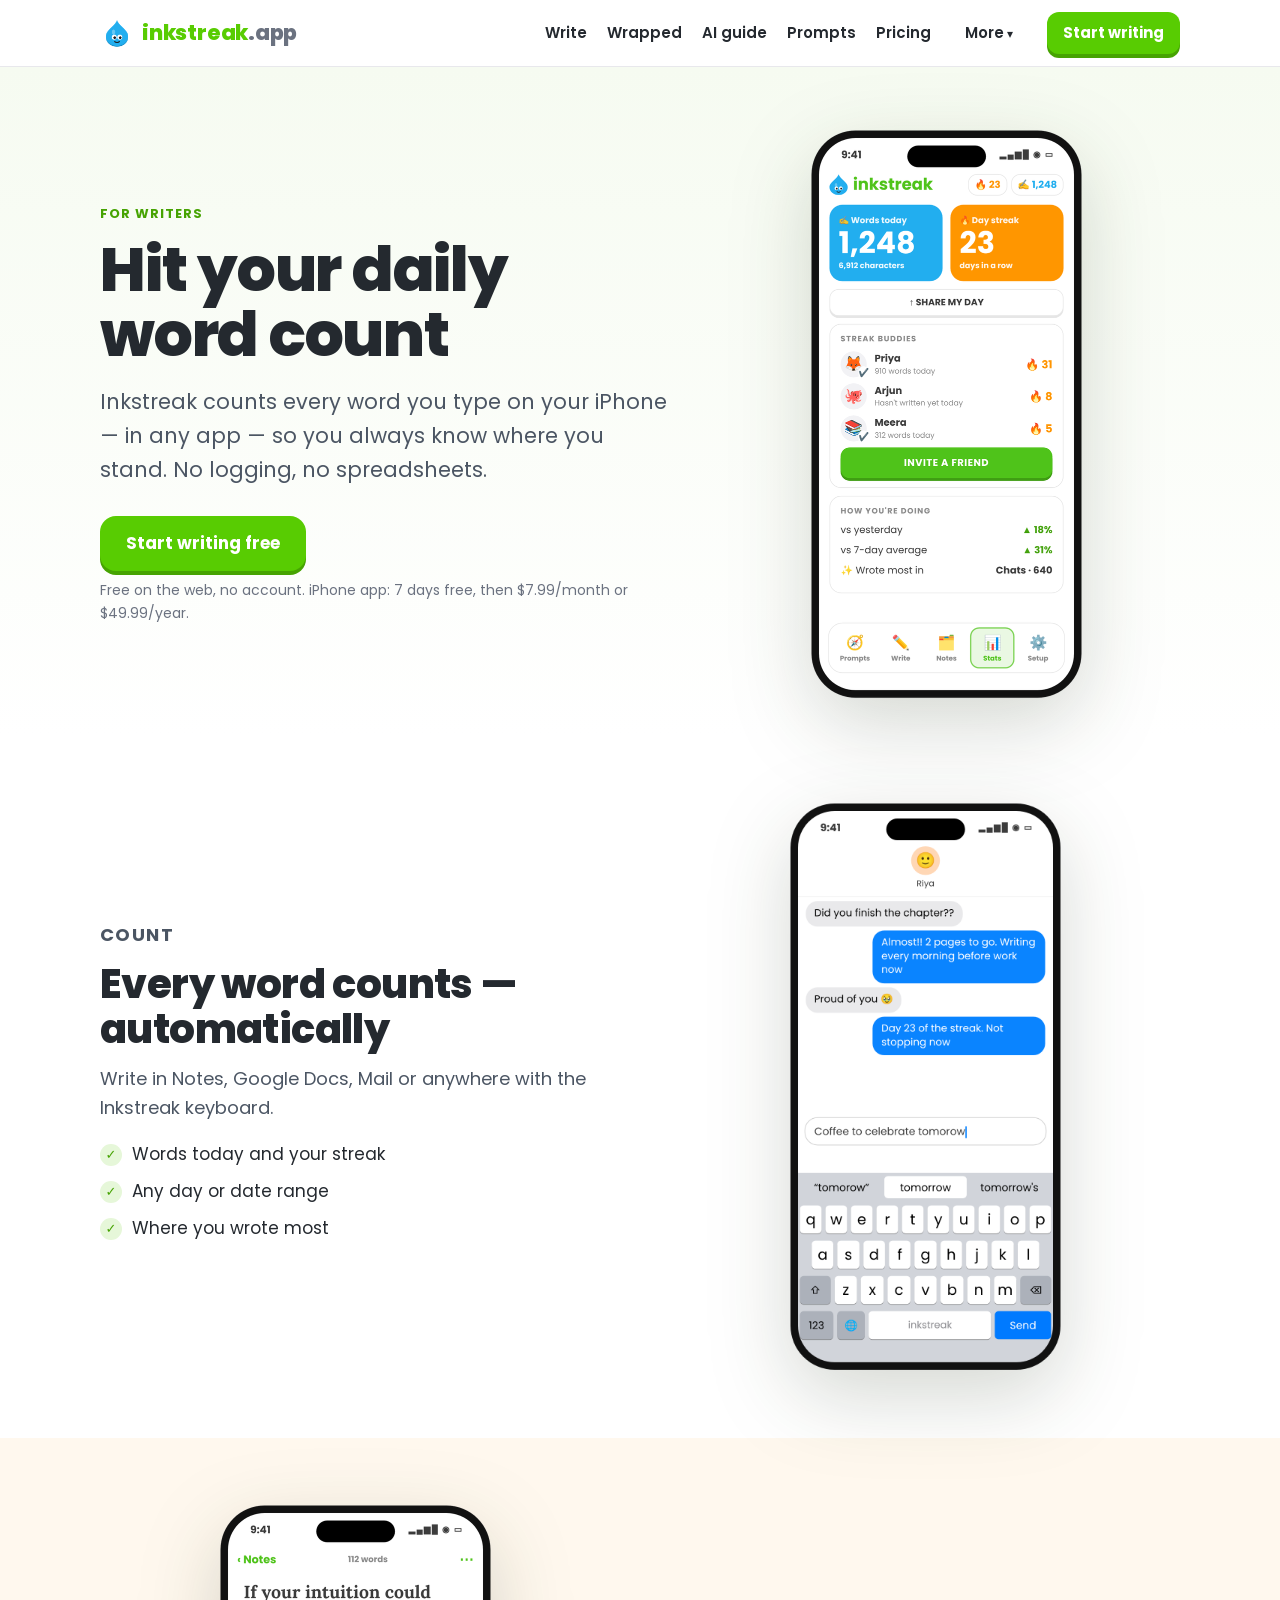
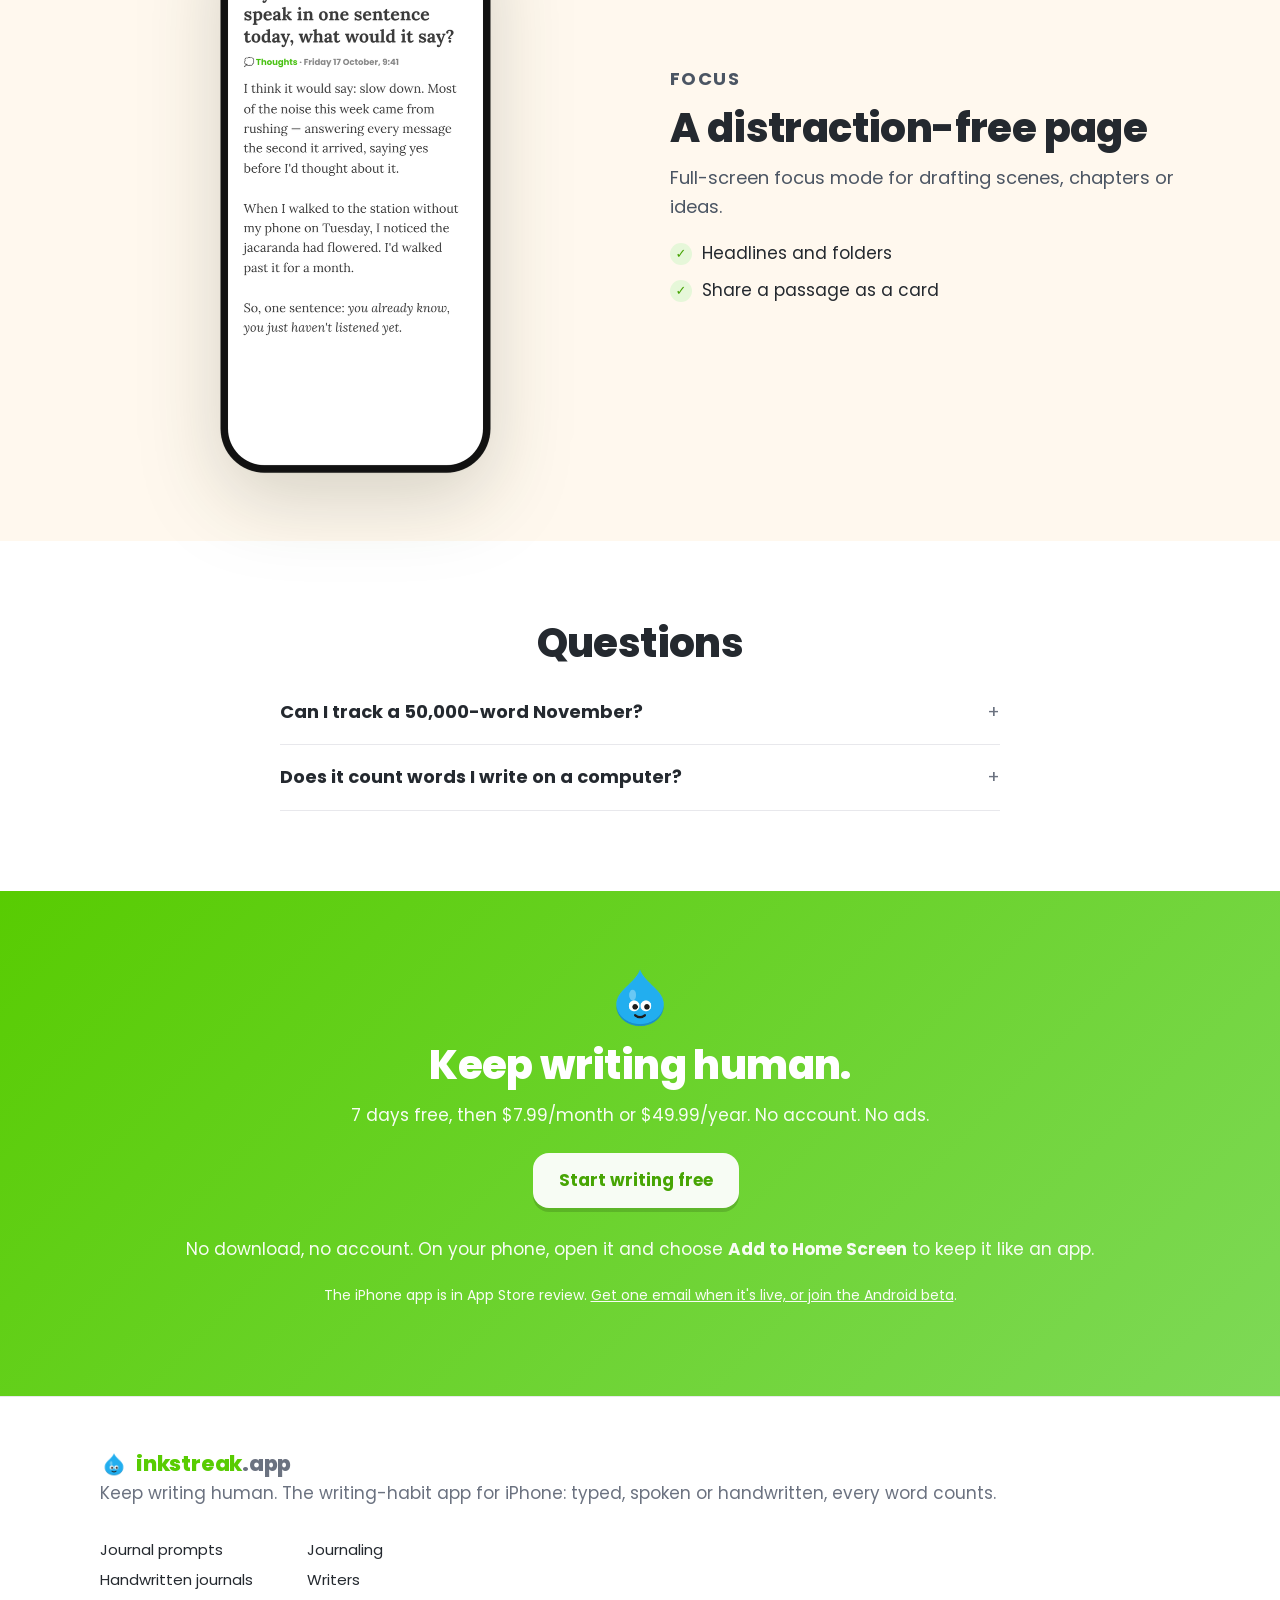
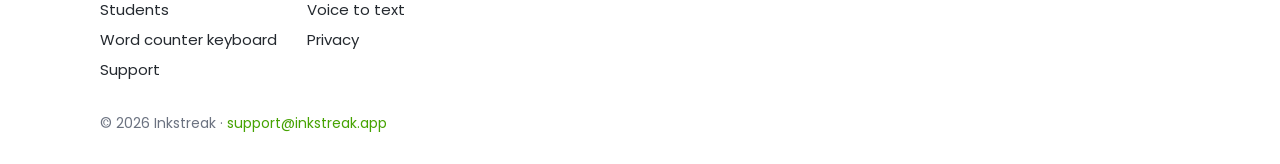
<file: writers.html>
<!doctype html>
<html lang="en">
<head>
<meta charset="utf-8">
<meta name="viewport" content="width=device-width, initial-scale=1">
<title>Daily Word Count Tracker for Writers — Inkstreak</title>
<meta name="description" content="Track your daily word count automatically on iPhone — every word you type in any app counts toward your novel. Streaks, stats and a focus mode. 7 days free.">
<link rel="canonical" href="https://inkstreak.app/writers.html">
<meta name="theme-color" content="#58CC02">
<meta property="og:type" content="website"><meta property="og:site_name" content="Inkstreak">
<meta property="og:title" content="Daily Word Count Tracker for Writers — Inkstreak"><meta property="og:description" content="Track your daily word count automatically on iPhone — every word you type in any app counts toward your novel. Streaks, stats and a focus mode. 7 days free.">
<meta property="og:url" content="https://inkstreak.app/writers.html"><meta property="og:image" content="https://inkstreak.app/img/og.png">
<meta name="twitter:card" content="summary_large_image"><meta name="twitter:title" content="Daily Word Count Tracker for Writers — Inkstreak">
<meta name="twitter:description" content="Track your daily word count automatically on iPhone — every word you type in any app counts toward your novel. Streaks, stats and a focus mode. 7 days free."><meta name="twitter:image" content="https://inkstreak.app/img/og.png">

<link rel="icon" type="image/png" href="favicon.png"><link rel="apple-touch-icon" href="apple-touch-icon.png">
<link rel="preconnect" href="https://fonts.googleapis.com"><link rel="preconnect" href="https://fonts.gstatic.com" crossorigin>
<link href="https://fonts.googleapis.com/css2?family=Poppins:wght@400;500;600;700;800&family=Lora:ital,wght@0,500;1,500&display=swap" rel="stylesheet">
<link rel="stylesheet" href="style.css">
<script type="application/ld+json">{"@context": "https://schema.org", "@type": "SoftwareApplication", "name": "Inkstreak: Word Count Tracker", "alternateName": "Inkstreak", "operatingSystem": "iOS 18 or later", "applicationCategory": "ProductivityApplication", "description": "Keep writing human. Build a daily writing habit with journal prompts, voice notes, handwritten-journal scanning and a streak that counts every word you write. Private, on your iPhone.", "url": "https://inkstreak.app/", "image": "https://inkstreak.app/img/icon-512.png", "offers": [{"@type": "Offer", "name": "Inkstreak Plus monthly (7-day free trial)", "price": "7.99", "priceCurrency": "USD"}, {"@type": "Offer", "name": "Inkstreak Plus yearly (7-day free trial)", "price": "49.99", "priceCurrency": "USD"}]}</script>
<script type="application/ld+json">{"@context": "https://schema.org", "@type": "FAQPage", "mainEntity": [{"@type": "Question", "name": "Can I track a 50,000-word November?", "acceptedAnswer": {"@type": "Answer", "text": "Yes — that's 1,667 words a day. Your daily total and streak are on the Stats tab; look back at any date range to see the month."}}, {"@type": "Question", "name": "Does it count words I write on a computer?", "acceptedAnswer": {"@type": "Answer", "text": "Version 1 counts on iPhone. Words you write in Inkstreak or with the Inkstreak keyboard all count."}}]}</script>
<script type="application/ld+json">{"@context": "https://schema.org", "@type": "BreadcrumbList", "itemListElement": [{"@type": "ListItem", "position": 1, "name": "Inkstreak", "item": "https://inkstreak.app/"}, {"@type": "ListItem", "position": 2, "name": "Writers", "item": "https://inkstreak.app/writers.html"}]}</script>
<script defer src="https://cloud.umami.is/script.js" data-website-id="fe1f036c-1ed7-4bc9-9ce5-910496a35b1e"></script>
</head>
<body>
<header class="top"><div class="wrap top-row">
  <a class="brand" href="./"><img src="inky.png" alt="" width="34" height="34"><span>inkstreak<i>.app</i></span></a>
  <nav aria-label="Main" class="main-nav"><a href="write/">Write</a><a href="wrapped/">Wrapped</a><a href="guide/">AI guide</a><a href="journal-prompts.html">Prompts</a><a href="index.html#pricing">Pricing</a></nav>
  <details class="menu"><summary aria-label="Menu"><span class="menu-more">More</span><span class="menu-burger" aria-hidden="true">☰</span></summary>
    <div class="menu-panel">
      <div><p class="menu-h">Free on the web</p><a href="write/">Write and track words</a><a href="write/#paper">Count a paper page</a><a href="write/#story">My Story, year by year</a><a href="wrapped/">Writing Wrapped</a><a href="guide/">Use your notes with AI</a></div>
      <div><p class="menu-h">The app</p><a href="index.html#features">How it works</a><a href="index.html#pricing">Pricing</a><a href="write/#get-app">iPhone and Android</a><a href="support.html">Help</a><a href="privacy.html">Privacy</a></div>
      <div><p class="menu-h">Guides</p><a href="journal-prompts.html">228 journal prompts</a><a href="journaling.html">Journaling</a><a href="handwritten-journal.html">Handwritten journals</a><a href="writers.html">For writers</a><a href="students.html">For students</a><a href="voice-to-text.html">Voice to text</a><a href="typing-stats.html">Word counter keyboard</a></div>
    </div>
  </details>
  <a class="btn small top-cta" href="write/">Start writing</a>
</div></header>
<main>
<section class="hero sub"><div class="wrap hero-grid">
<div><p class="kicker">For writers</p><h1>Hit your daily word count</h1><p class="lead">Inkstreak counts every word you type on your iPhone — in any app — so you always know where you stand. No logging, no spreadsheets.</p><a class="btn" href="write/">Start writing free</a><p class="muted small">Free on the web, no account. iPhone app: 7 days free, then <span data-inr="₹99">$7.99</span>/month or <span data-inr="₹999">$49.99</span>/year.</p></div>
<div class="hero-img"><img class="phone " src="screen-stats.png" alt="Daily word count and streak" width="285" height="582" loading="lazy"></div></div></section><section class="feature"><div class="wrap feature-grid">
<div class="feature-text"><p class="kicker">Count</p><h2>Every word counts — automatically</h2><p>Write in Notes, Google Docs, Mail or anywhere with the Inkstreak keyboard.</p><ul class="ticks"><li>Words today and your streak</li><li>Any day or date range</li><li>Where you wrote most</li></ul></div>
<div class="feature-img"><img class="phone " src="screen-keyboard.png" alt="Keyboard" width="285" height="582" loading="lazy"></div></div></section><section class="feature flip"><div class="wrap feature-grid">
<div class="feature-text"><p class="kicker">Focus</p><h2>A distraction-free page</h2><p>Full-screen focus mode for drafting scenes, chapters or ideas.</p><ul class="ticks"><li>Headlines and folders</li><li>Share a passage as a card</li></ul></div>
<div class="feature-img"><img class="phone " src="screen-note.png" alt="Focus mode" width="285" height="582" loading="lazy"></div></div></section>
<section class="section"><div class="wrap narrow"><h2 class="center">Questions</h2><details><summary>Can I track a 50,000-word November?</summary><p>Yes — that's 1,667 words a day. Your daily total and streak are on the Stats tab; look back at any date range to see the month.</p></details><details><summary>Does it count words I write on a computer?</summary><p>Version 1 counts on iPhone. Words you write in Inkstreak or with the Inkstreak keyboard all count.</p></details></div></section>
<section class="cta-band" id="get"><div class="wrap center">
  <img src="inky.png" alt="" width="72" height="72">
  <h2>Keep writing human.</h2>
  <p>7 days free, then <span data-inr="₹99">$7.99</span>/month or <span data-inr="₹999">$49.99</span>/year. No account. No ads.</p>
  <p><a class="btn" href="write/">Start writing free</a></p>
  <p>No download, no account. On your phone, open it and choose <b>Add to Home Screen</b> to keep it like an app.</p>
  <p class="small">The iPhone app is in App Store review. <a style="color:#fff;text-decoration:underline" href="write/#get-app">Get one email when it's live, or join the Android beta</a>.</p>
</div></section>
</main>
<footer class="foot"><div class="wrap foot-row">
  <div><a class="brand" href="./"><img src="inky.png" alt="" width="28" height="28"><span>inkstreak<i>.app</i></span></a>
  <p class="muted">Keep writing human. The writing-habit app for iPhone: typed, spoken or handwritten, every word counts.</p></div>
  <nav aria-label="Footer">
    <a href="journal-prompts.html">Journal prompts</a><a href="journaling.html">Journaling</a><a href="handwritten-journal.html">Handwritten journals</a><a href="writers.html">Writers</a>
    <a href="students.html">Students</a><a href="voice-to-text.html">Voice to text</a><a href="typing-stats.html">Word counter keyboard</a>
    <a href="privacy.html">Privacy</a><a href="support.html">Support</a></nav>
</div><div class="wrap muted small-print">© 2026 Inkstreak · <a href="mailto:support@inkstreak.app">support@inkstreak.app</a></div></footer>
<script>
(function(){try{var tz=Intl.DateTimeFormat().resolvedOptions().timeZone||"";
if(tz==="Asia/Kolkata"||tz==="Asia/Calcutta"){document.querySelectorAll("[data-inr]").forEach(function(el){el.textContent=el.getAttribute("data-inr");});
document.documentElement.classList.add("in");}}catch(e){}})();
</script>
<script id="menu-close">document.querySelectorAll(".menu a").forEach(function(a){a.addEventListener("click",function(){var d=a.closest("details");if(d)d.open=false;});});document.addEventListener("click",function(e){document.querySelectorAll(".menu[open]").forEach(function(d){if(!d.contains(e.target))d.open=false;});});</script>
</body>
</html>
</file>
<file: style.css>
:root{
  --green:#58CC02;--green-d:#46A302;--blue:#22AEEF;--orange:#FF9600;
  --ink:#24292F;--soft:#6B7280;--line:#E8E8EC;--bg:#FFFFFF;--tint:#F6FBF1;--cream:#FFF8EE;
  --r:22px;--max:1120px;
}
*{box-sizing:border-box;margin:0}
html{scroll-behavior:smooth}
body{font-family:Poppins,system-ui,-apple-system,sans-serif;color:var(--ink);background:var(--bg);font-size:17px;line-height:1.6;-webkit-font-smoothing:antialiased}
img{max-width:100%;height:auto;display:block}
a{color:var(--green-d);text-decoration:none}
a:hover{text-decoration:underline}
.wrap{max-width:var(--max);margin:0 auto;padding:0 20px}
.narrow{max-width:760px;margin-left:auto;margin-right:auto}
.center{text-align:center}
.muted{color:var(--soft)}
.small{font-size:14px}
h1{font-size:clamp(38px,6vw,62px);line-height:1.05;letter-spacing:-.02em;font-weight:800}
h2{font-size:clamp(28px,4vw,40px);line-height:1.12;letter-spacing:-.015em;font-weight:800;margin-bottom:14px}
h3{font-size:19px;font-weight:700}
.lead{font-size:clamp(18px,2vw,21px);color:#4B5563;margin:18px 0 26px}
.kicker{font-size:13px;font-weight:700;letter-spacing:.08em;text-transform:uppercase;color:var(--green-d);margin-bottom:12px}
.hl{color:var(--green)}

/* buttons */
.btn{display:inline-block;background:var(--green);color:#fff;font-weight:700;padding:14px 26px;border-radius:16px;box-shadow:0 4px 0 var(--green-d);margin:4px 8px 8px 0;transition:transform .1s}
.btn:hover{text-decoration:none;transform:translateY(1px);box-shadow:0 3px 0 var(--green-d)}
.btn.ghost{background:#fff;color:var(--ink);border:2px solid var(--line);box-shadow:0 4px 0 var(--line)}
.btn.small{padding:9px 16px;font-size:15px;border-radius:12px;margin:0}

/* header */
.top{position:sticky;top:0;z-index:10;background:rgba(255,255,255,.88);backdrop-filter:saturate(180%) blur(14px);border-bottom:1px solid var(--line)}
.top-row{display:flex;align-items:center;gap:24px;height:66px}
.brand{display:flex;align-items:center;gap:8px;font-weight:800;font-size:21px;color:var(--green);letter-spacing:-.01em}
.brand:hover{text-decoration:none}
.brand i{font-style:normal;color:var(--soft)}
.top .main-nav{display:flex;gap:20px;margin-left:auto}
.top .main-nav a{color:var(--ink);font-weight:600;font-size:15px}
.menu{position:relative;border:none;padding:0}
.menu summary:after,.menu[open] summary:after{content:none}
.menu summary{list-style:none;cursor:pointer;font-weight:600;font-size:15px;padding:8px 10px;border-radius:12px;display:flex;align-items:center;gap:6px;user-select:none}
.menu summary::-webkit-details-marker{display:none}
.menu summary:hover{background:var(--tint)}
.menu summary:focus-visible{outline:3px solid var(--blue);outline-offset:2px}
.menu-burger{display:none;font-size:22px;line-height:1}
.menu-more::after{content:" ▾";font-size:12px}
.menu-panel{position:absolute;right:0;top:calc(100% + 10px);background:#fff;border:1px solid var(--line);border-radius:18px;box-shadow:0 18px 40px rgba(0,0,0,.12);padding:20px 22px;display:grid;grid-template-columns:repeat(3,minmax(170px,1fr));gap:18px 26px;width:max-content;max-width:calc(100vw - 32px);z-index:20}
.menu-panel div{display:grid;gap:6px;align-content:start}
.menu-panel a{color:var(--ink);font-size:15px;font-weight:600}
.menu-h{font-size:12px;font-weight:700;letter-spacing:.08em;text-transform:uppercase;color:var(--green-d);margin-bottom:2px}
@media(max-width:900px){.top .main-nav{display:none}.menu{margin-left:auto}.menu-more{display:none}.menu-burger{display:inline}
  .menu-panel{position:fixed;left:16px;right:16px;top:74px;width:auto;max-width:none;grid-template-columns:1fr 1fr;max-height:calc(100vh - 96px);overflow:auto}
  .menu-panel div:last-child{grid-column:1/-1;grid-template-columns:1fr 1fr;column-gap:20px}
  .menu-panel div:last-child .menu-h{grid-column:1/-1}}
@media(max-width:420px){.top-row{gap:10px}.top-cta{padding:8px 12px;font-size:14px}.brand i{display:none}}

/* hero */
.hero{padding:70px 0 40px;background:linear-gradient(180deg,var(--tint),#fff)}
.hero.sub{padding:56px 0 30px}
.hero-grid{display:grid;grid-template-columns:1.1fr .9fr;gap:40px;align-items:center}
.hero-phones{position:relative;height:600px}
.hero-phones .phone{position:absolute;width:270px}
.hero-phones .back{left:4%;top:30px;transform:rotate(-6deg)}
.hero-phones .front{right:4%;top:0;transform:rotate(4deg)}
.hero-img{display:flex;justify-content:center}
.phone{width:285px;filter:drop-shadow(0 26px 40px rgba(20,40,10,.18))}
@media(max-width:860px){
  .hero-grid{grid-template-columns:1fr;text-align:center}
  .hero-phones{height:470px;max-width:440px;margin:0 auto;width:100%}
  .hero-phones .phone{width:215px}
  .lead{margin-left:auto;margin-right:auto}
}

/* strip */
.strip{border-top:1px solid var(--line);border-bottom:1px solid var(--line)}
.strip-row{display:grid;grid-template-columns:repeat(4,1fr);text-align:center;padding:22px 20px}
.strip-row b{display:block;font-size:22px}
.strip-row span{color:var(--soft);font-size:14px}
@media(max-width:640px){.strip-row{grid-template-columns:repeat(2,1fr);gap:16px}}

/* sections */
.section{padding:80px 0}
.tint{background:var(--tint)}
.steps{display:grid;grid-template-columns:repeat(3,1fr);gap:20px;margin-top:34px}
.step{border:1.5px solid var(--line);border-radius:var(--r);padding:26px}
.step span{display:inline-grid;place-items:center;width:38px;height:38px;border-radius:50%;background:var(--green);color:#fff;font-weight:800;margin-bottom:12px}
.step p{color:var(--soft);margin-top:6px}
@media(max-width:760px){.steps{grid-template-columns:1fr}}

/* features */
.feature{padding:60px 0}
.feature.flip{background:var(--cream)}
.feature-grid{display:grid;grid-template-columns:1fr 1fr;gap:60px;align-items:center}
.feature.flip .feature-text{order:2}
.feature-img{display:flex;justify-content:center}
.feature-text p{color:#4B5563;font-size:18px}
.ticks{list-style:none;padding:0;margin-top:18px}
.ticks li{position:relative;padding-left:32px;margin:10px 0}
.ticks li:before{content:"✓";position:absolute;left:0;top:0;width:22px;height:22px;border-radius:50%;background:#E6F7D9;color:var(--green-d);font-weight:800;font-size:13px;display:grid;place-items:center;margin-top:3px}
@media(max-width:860px){.feature-grid{grid-template-columns:1fr;gap:28px}.feature.flip .feature-text{order:0}}

/* prompts */
.pq-grid{display:grid;grid-template-columns:repeat(3,1fr);gap:16px;margin:34px 0}
.pq{font-family:Lora,Georgia,serif;font-size:19px;line-height:1.45;background:#fff;border:1.5px solid var(--line);border-radius:var(--r);padding:22px}
.ptiles{display:grid;grid-template-columns:repeat(auto-fill,minmax(150px,1fr));gap:10px;margin-bottom:30px}
.ptile{display:flex;flex-direction:column;background:#fff;border:1.5px solid var(--line);border-radius:16px;padding:14px;color:var(--ink)}
.ptile:hover{text-decoration:none;border-color:var(--green)}
.pemoji{font-size:26px}
.ptile small{color:var(--soft)}
@media(max-width:860px){.pq-grid{grid-template-columns:1fr}}
.toc{display:flex;flex-wrap:wrap;gap:8px;margin-bottom:40px}
.toc a{border:1.5px solid var(--line);border-radius:30px;padding:7px 14px;color:var(--ink);font-weight:600;font-size:15px}
.pcat{padding:30px 0;border-top:1px solid var(--line);scroll-margin-top:80px}
.pcat ol{margin-top:14px;padding-left:24px}
.pcat li{font-family:Lora,Georgia,serif;font-size:19px;margin:8px 0}

/* privacy + pricing */
.two{display:grid;grid-template-columns:1fr 1fr;gap:24px}
.privacy-card,.price-card{border:1.5px solid var(--line);border-radius:var(--r);padding:32px}
.privacy-card{background:var(--tint)}
.plans{display:grid;grid-template-columns:1fr 1fr;gap:12px;margin:20px 0}
.plan{position:relative;border:2px solid var(--line);border-radius:18px;padding:18px}
.plan.best{border-color:var(--green);background:#F3FBEC}
.plan b{display:block;font-size:30px}
.plan small{color:var(--soft)}
.tag{position:absolute;top:-12px;right:12px;background:var(--orange);color:#fff;font-size:12px;font-weight:800;border-radius:10px;padding:2px 9px}
@media(max-width:860px){.two{grid-template-columns:1fr}}

/* faq */
details{border-bottom:1px solid var(--line);padding:18px 0}
summary{font-weight:700;font-size:18px;cursor:pointer;list-style:none}
summary::-webkit-details-marker{display:none}
summary:after{content:"+";float:right;color:var(--soft);font-weight:400}
details[open] summary:after{content:"–"}
details p{color:#4B5563;margin-top:10px}

/* prose pages */
.prose h1{font-size:44px;margin-bottom:8px}
.prose h2{font-size:24px;margin:34px 0 8px}
.prose p{margin:10px 0;color:#374151}

/* cta + footer */
.cta-band{background:linear-gradient(135deg,var(--green),#7ED957);color:#fff;padding:70px 0}
.cta-band img{margin:0 auto 10px}
.cta-band h2{color:#fff}
.cta-band p{opacity:.95;margin-bottom:20px}
.cta-band .btn{background:#fff;color:var(--green-d);box-shadow:0 4px 0 rgba(0,0,0,.15)}
.foot{padding:50px 0 30px;border-top:1px solid var(--line)}
.foot-row{display:flex;justify-content:space-between;gap:30px;flex-wrap:wrap}
.foot nav{display:grid;grid-template-columns:repeat(2,auto);gap:6px 30px}
.foot nav a{color:var(--ink);font-size:15px}
.small-print{margin-top:30px;font-size:14px}
.lead.narrow{margin-left:auto;margin-right:auto}
</file>
